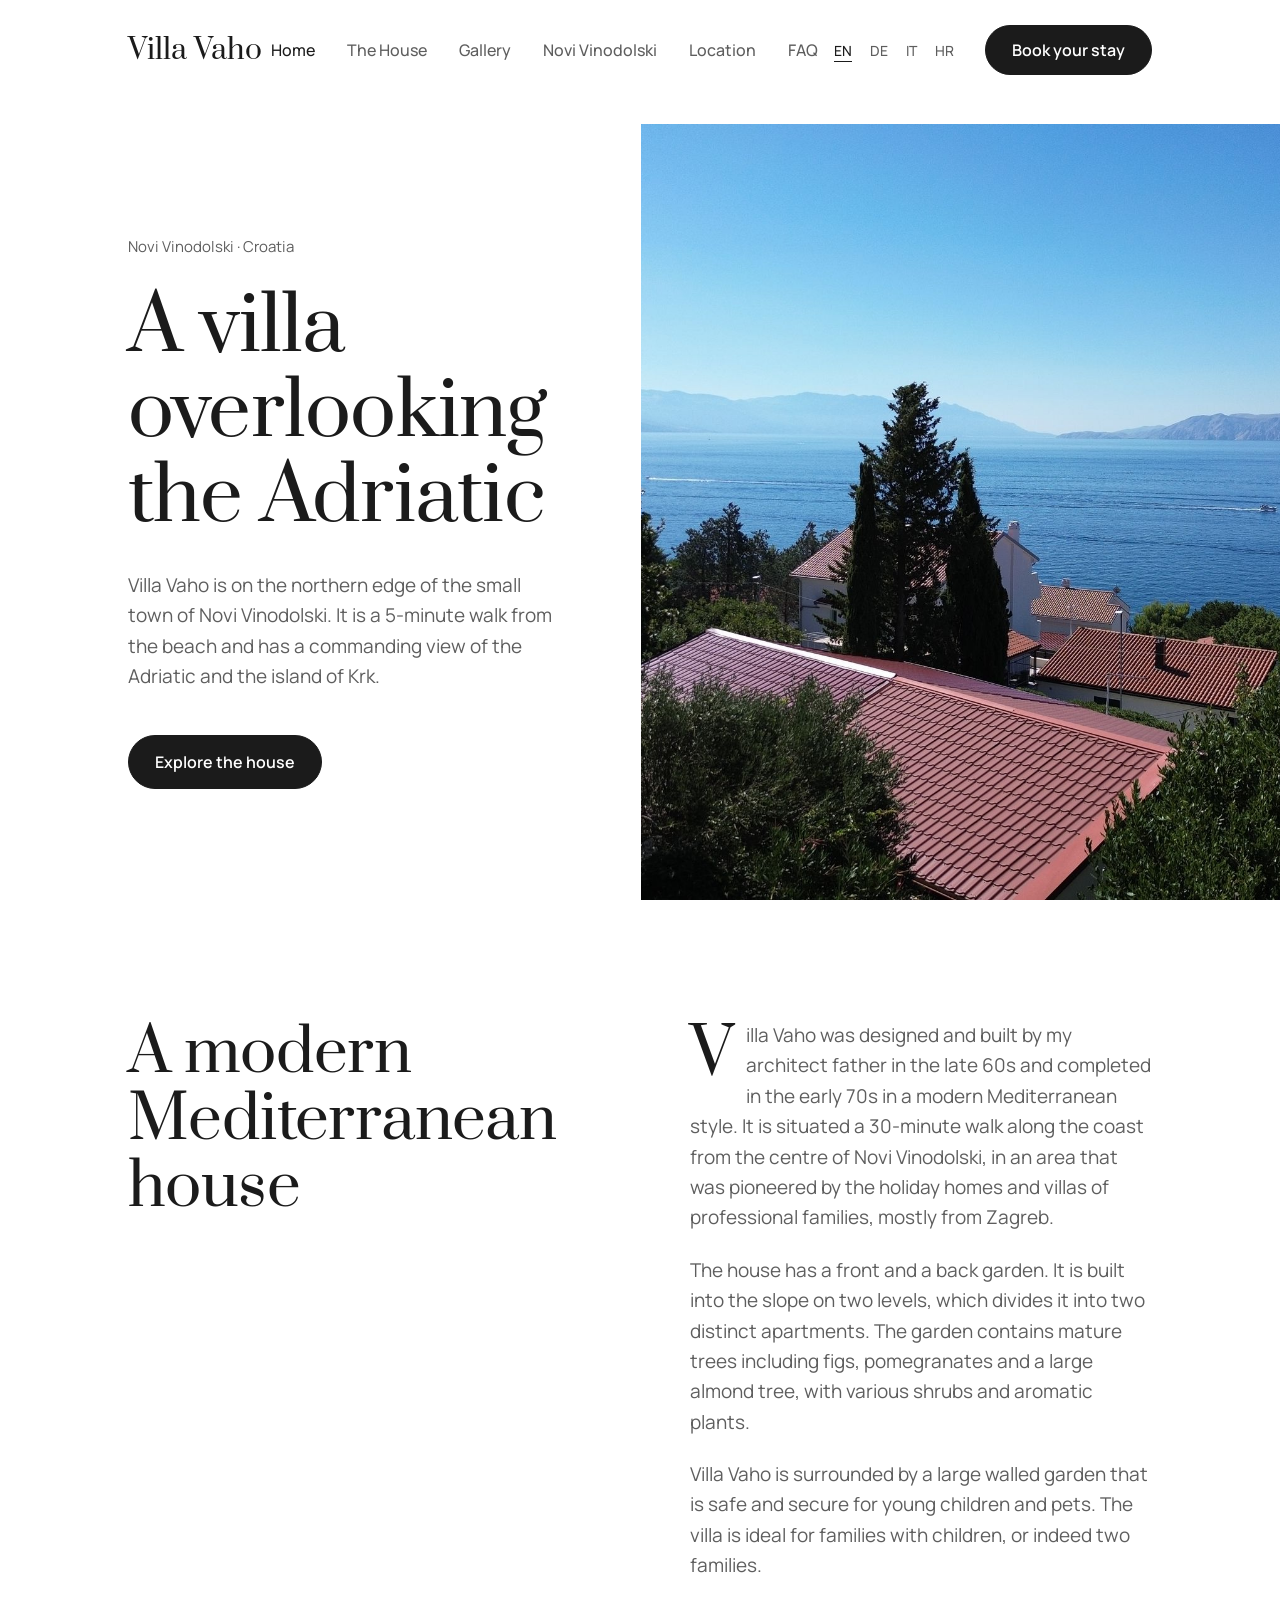
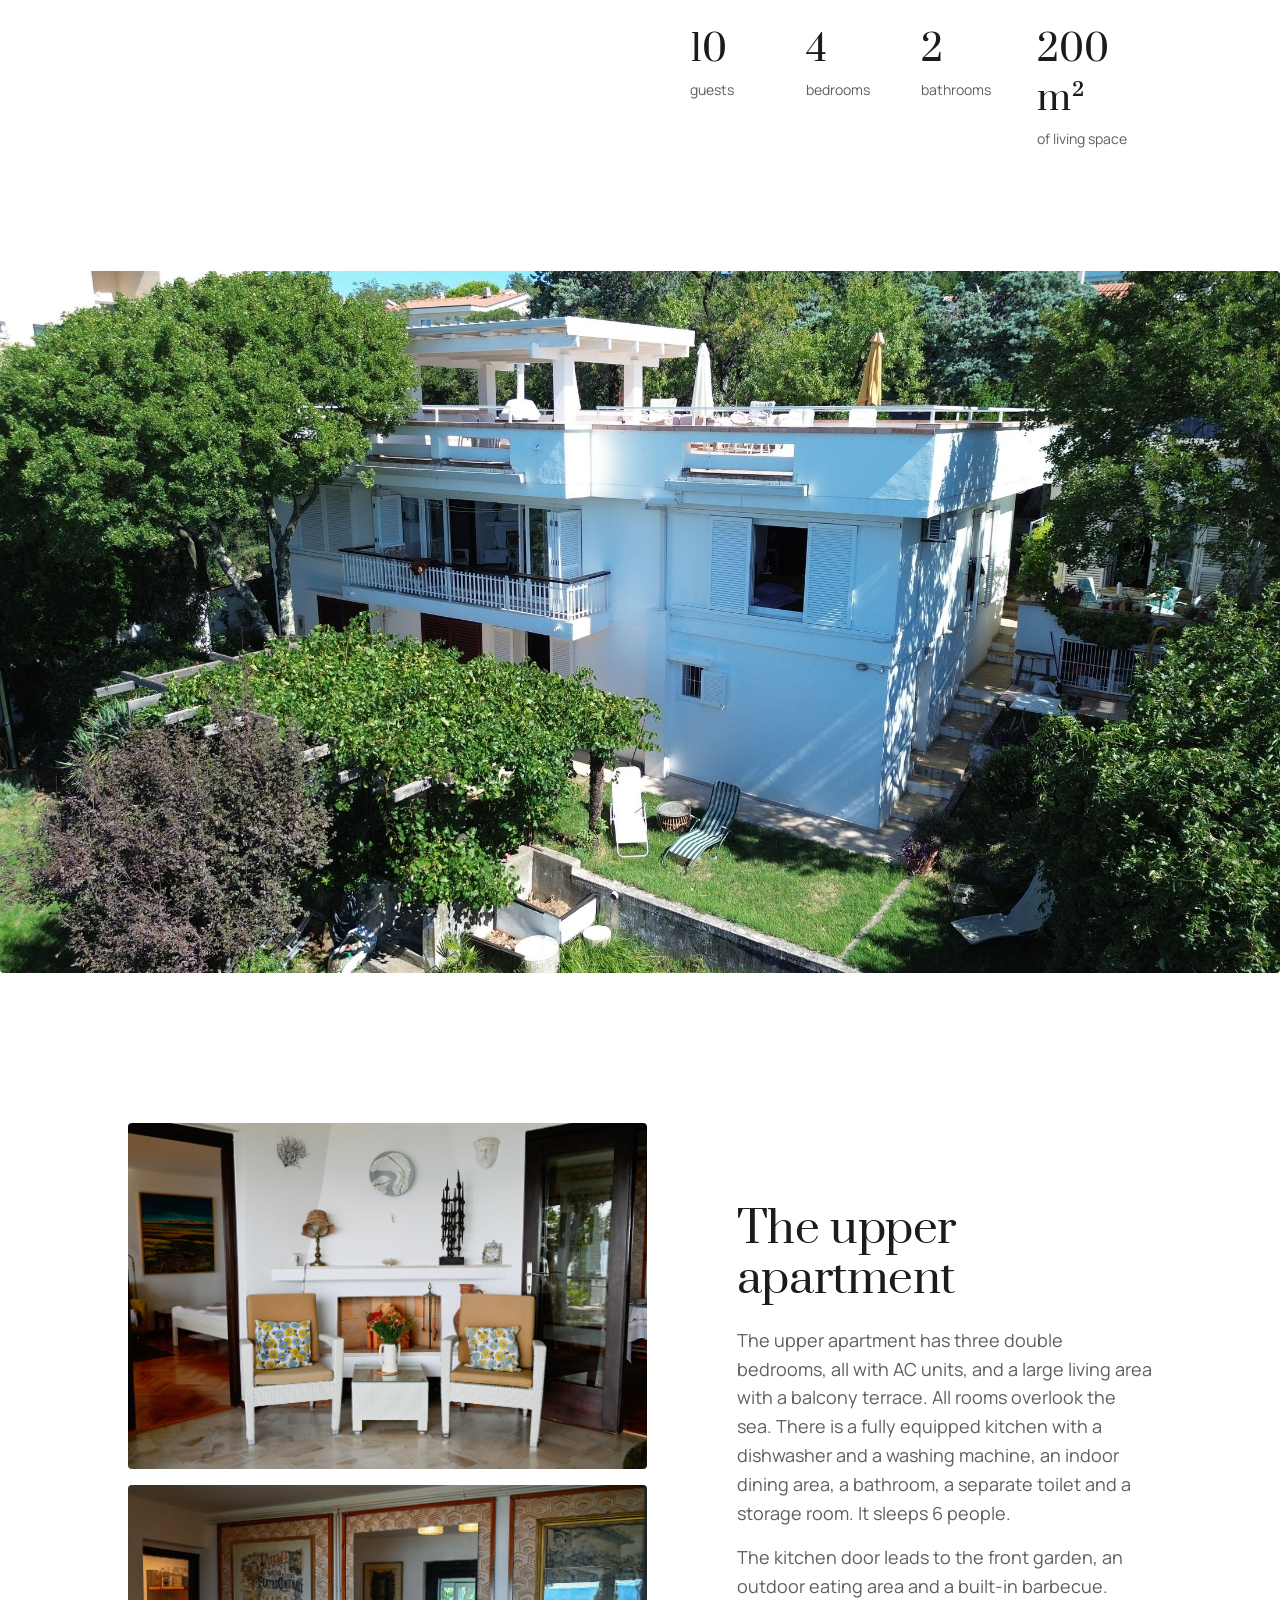
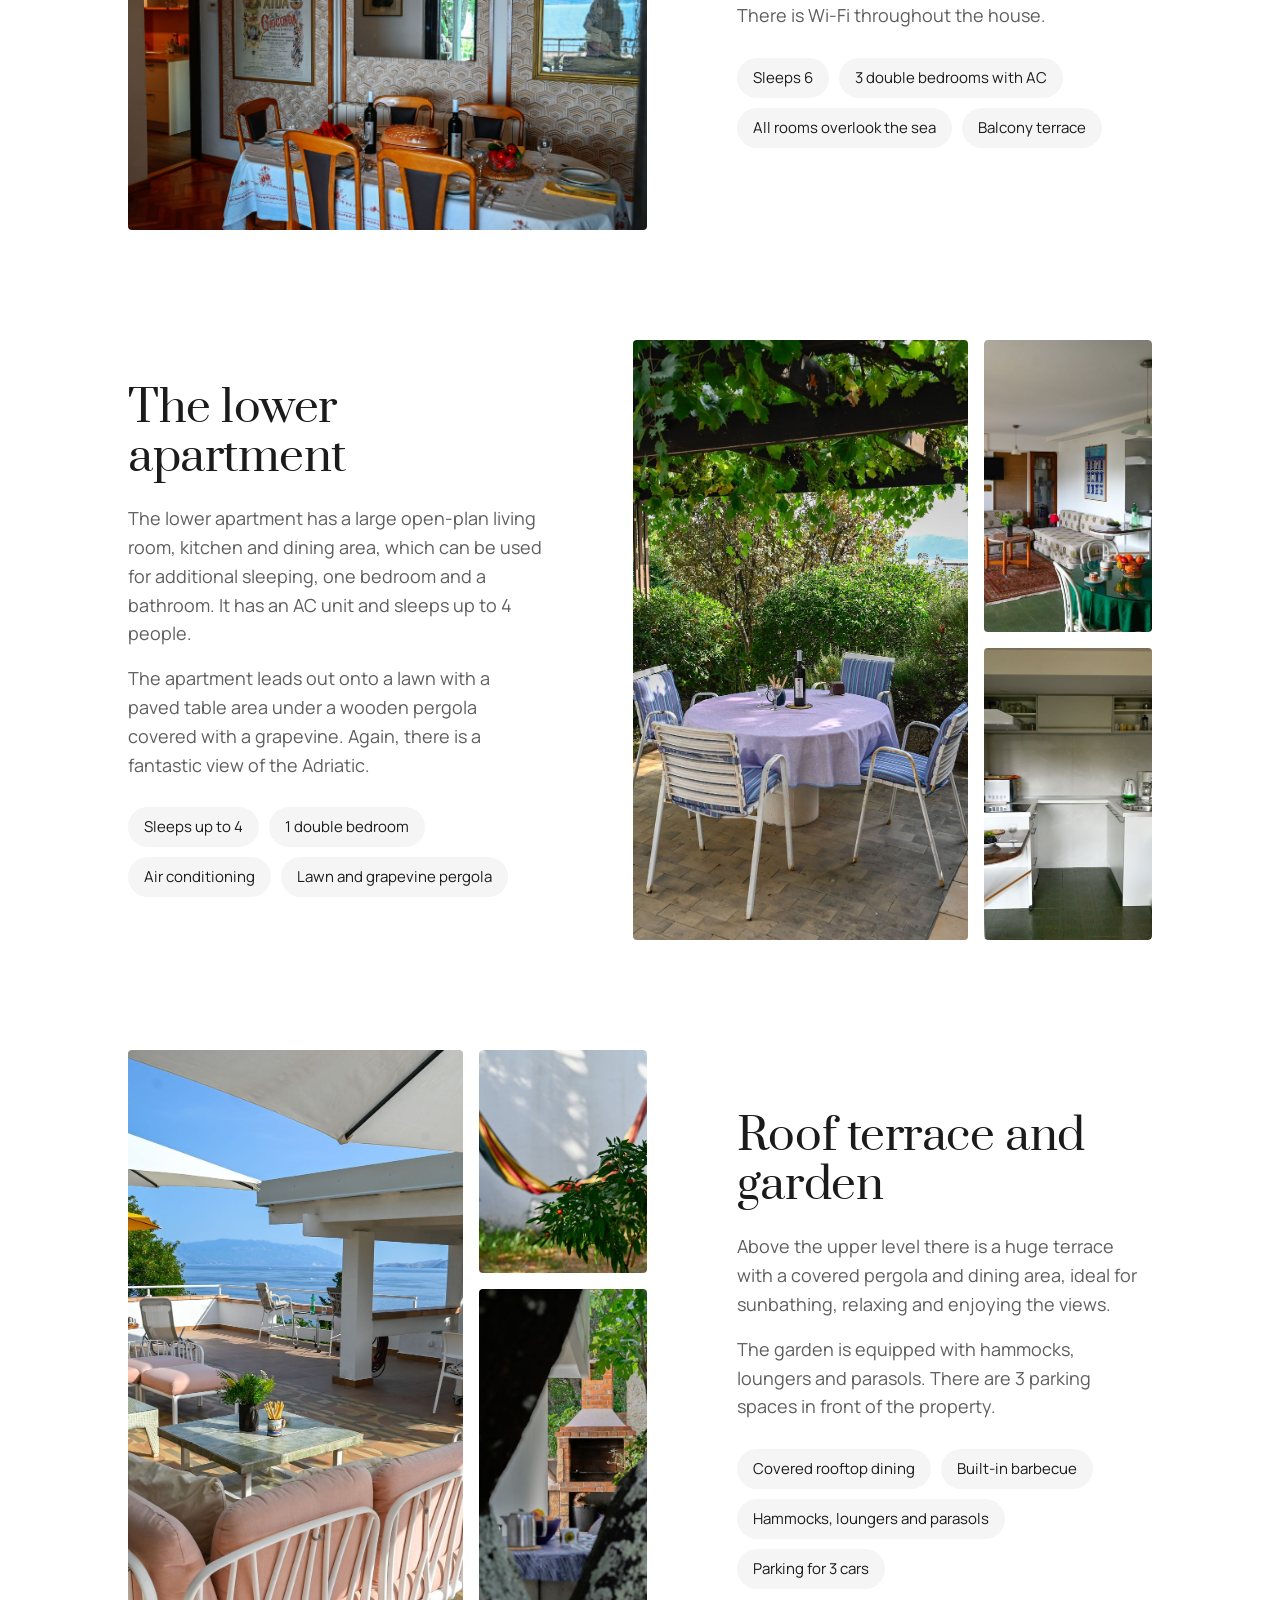
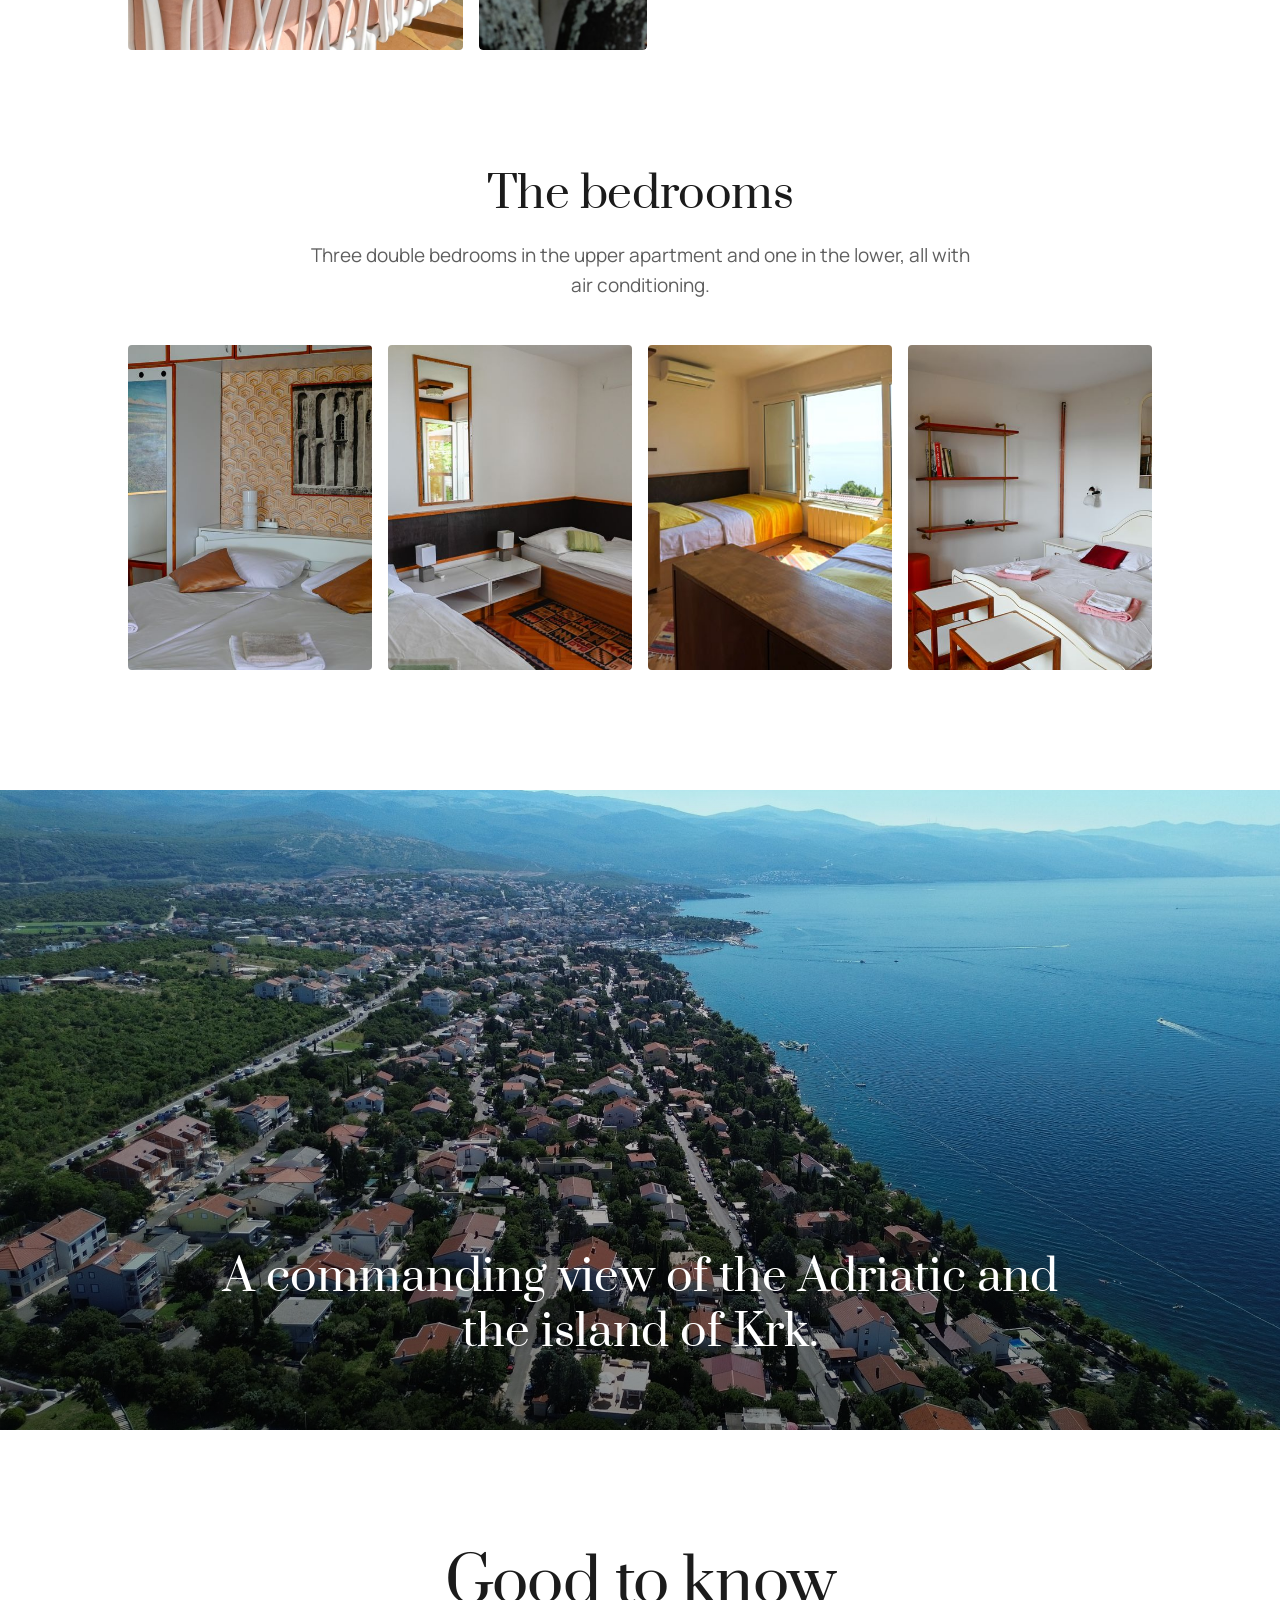
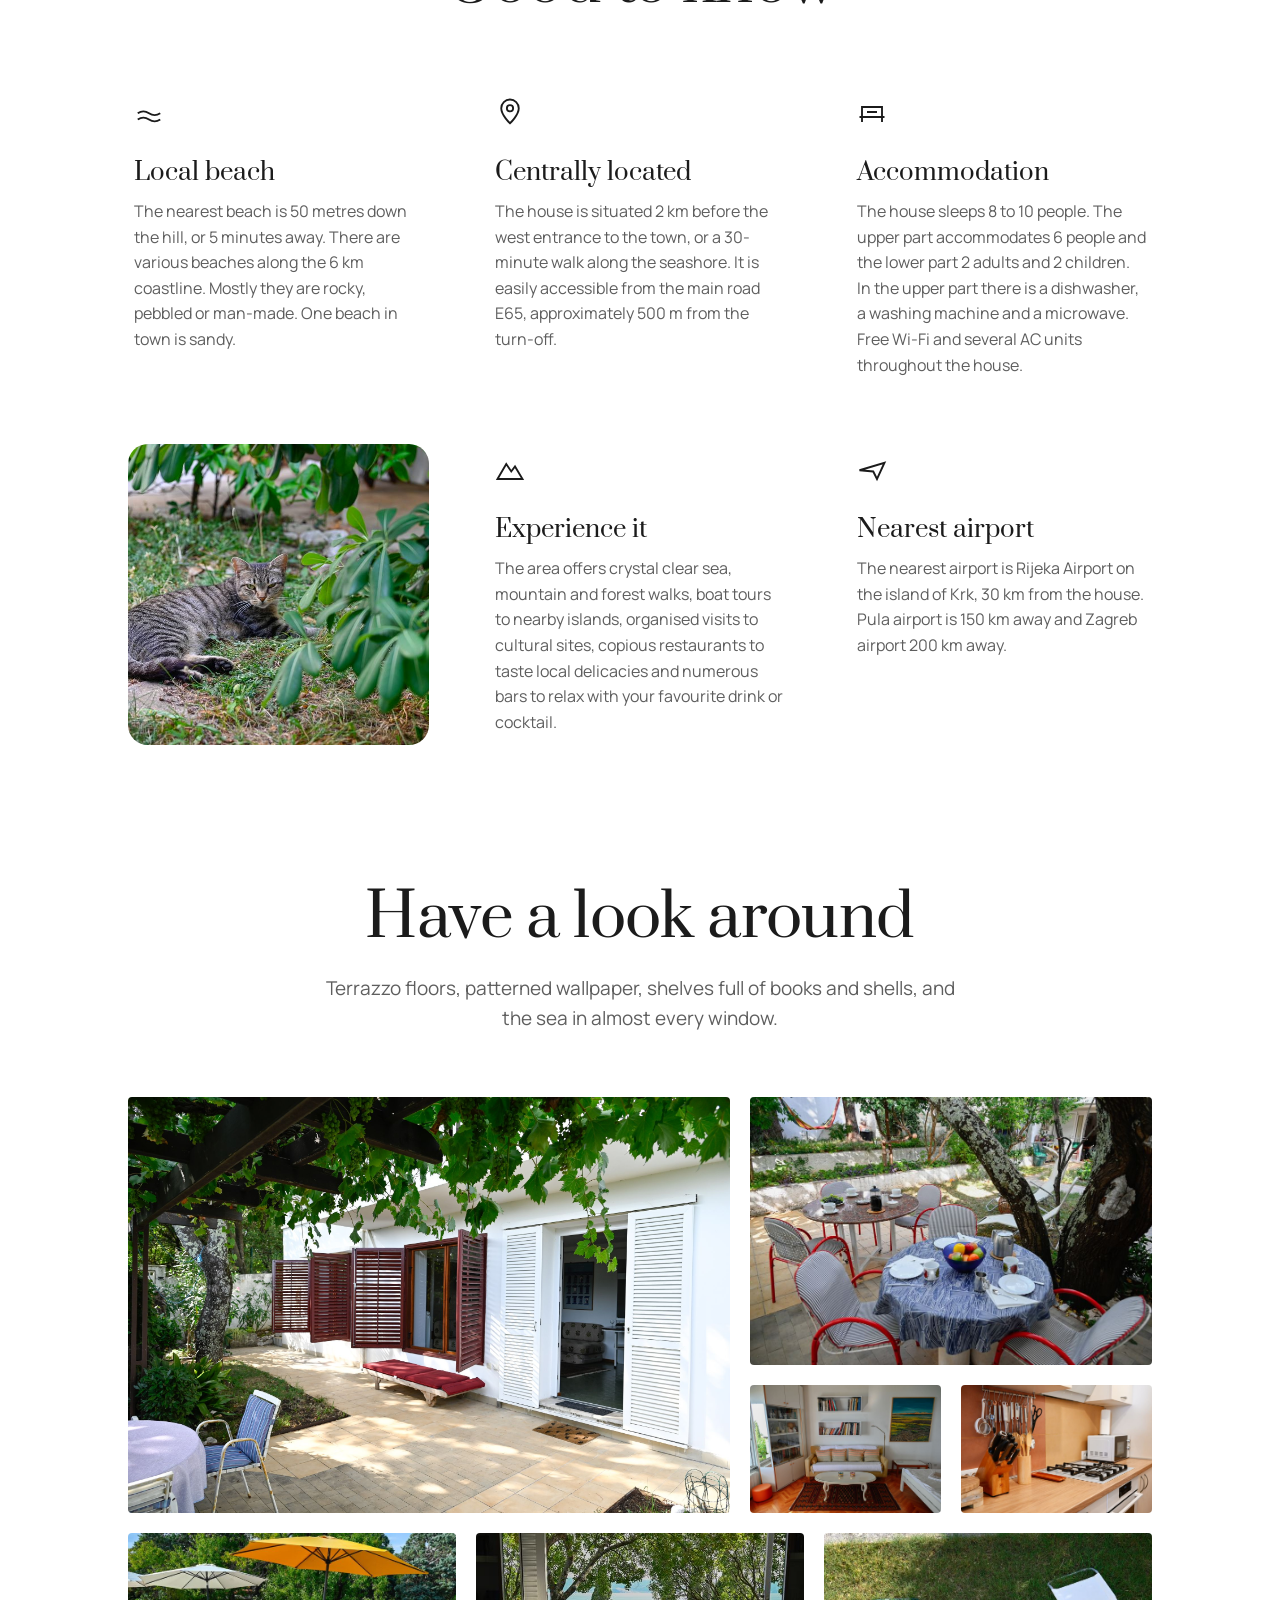
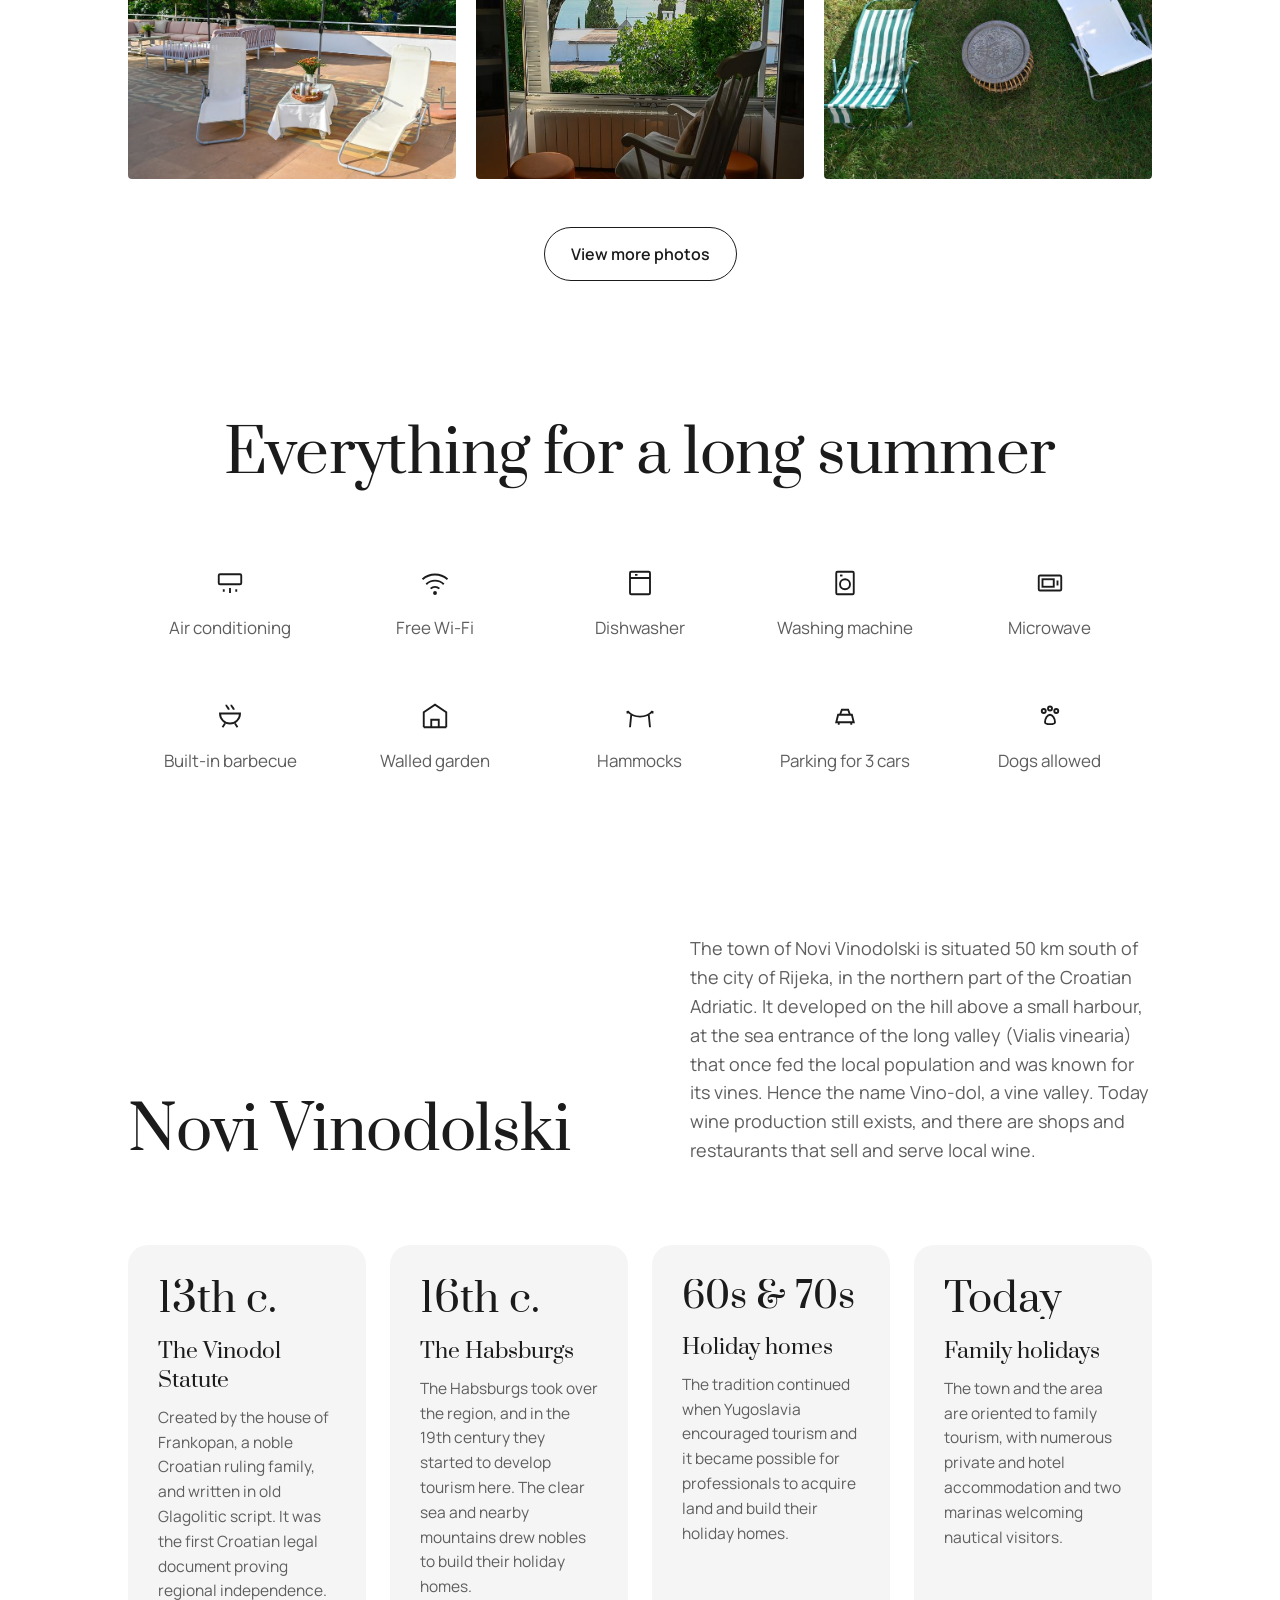
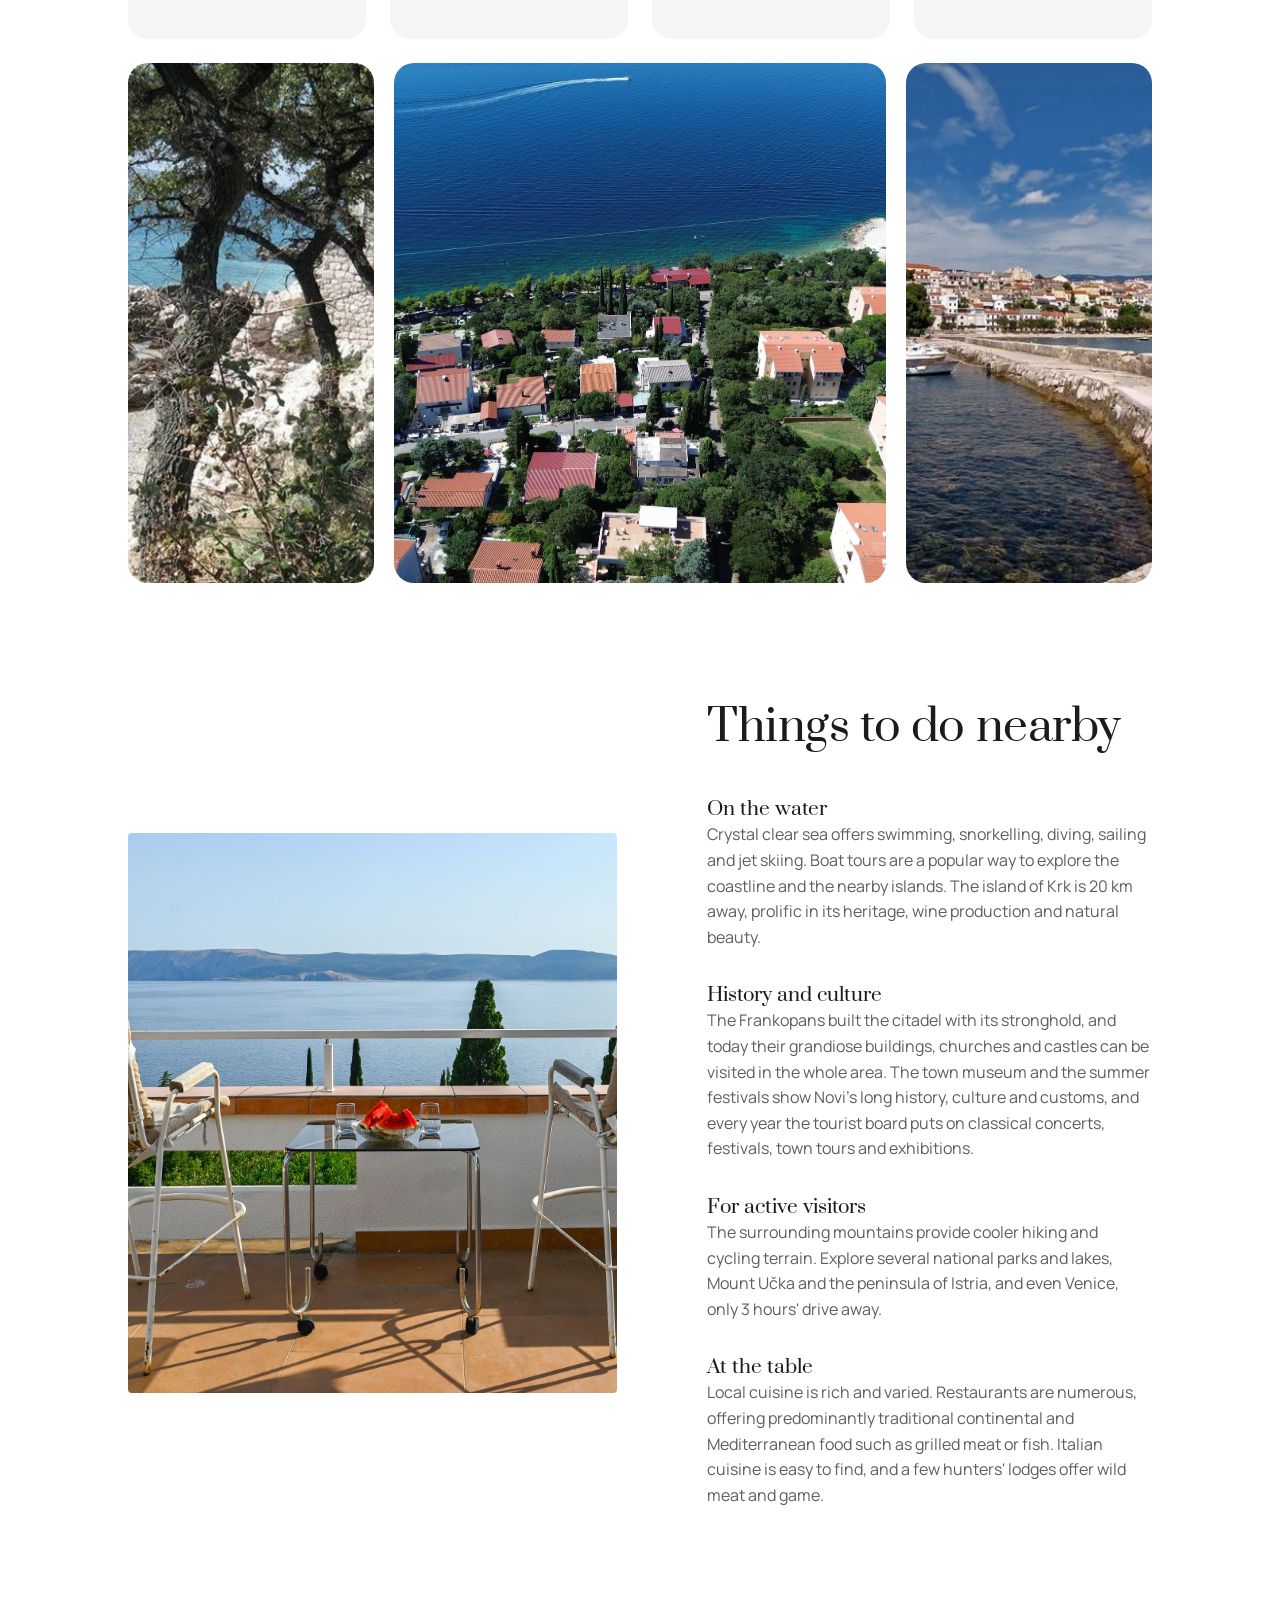
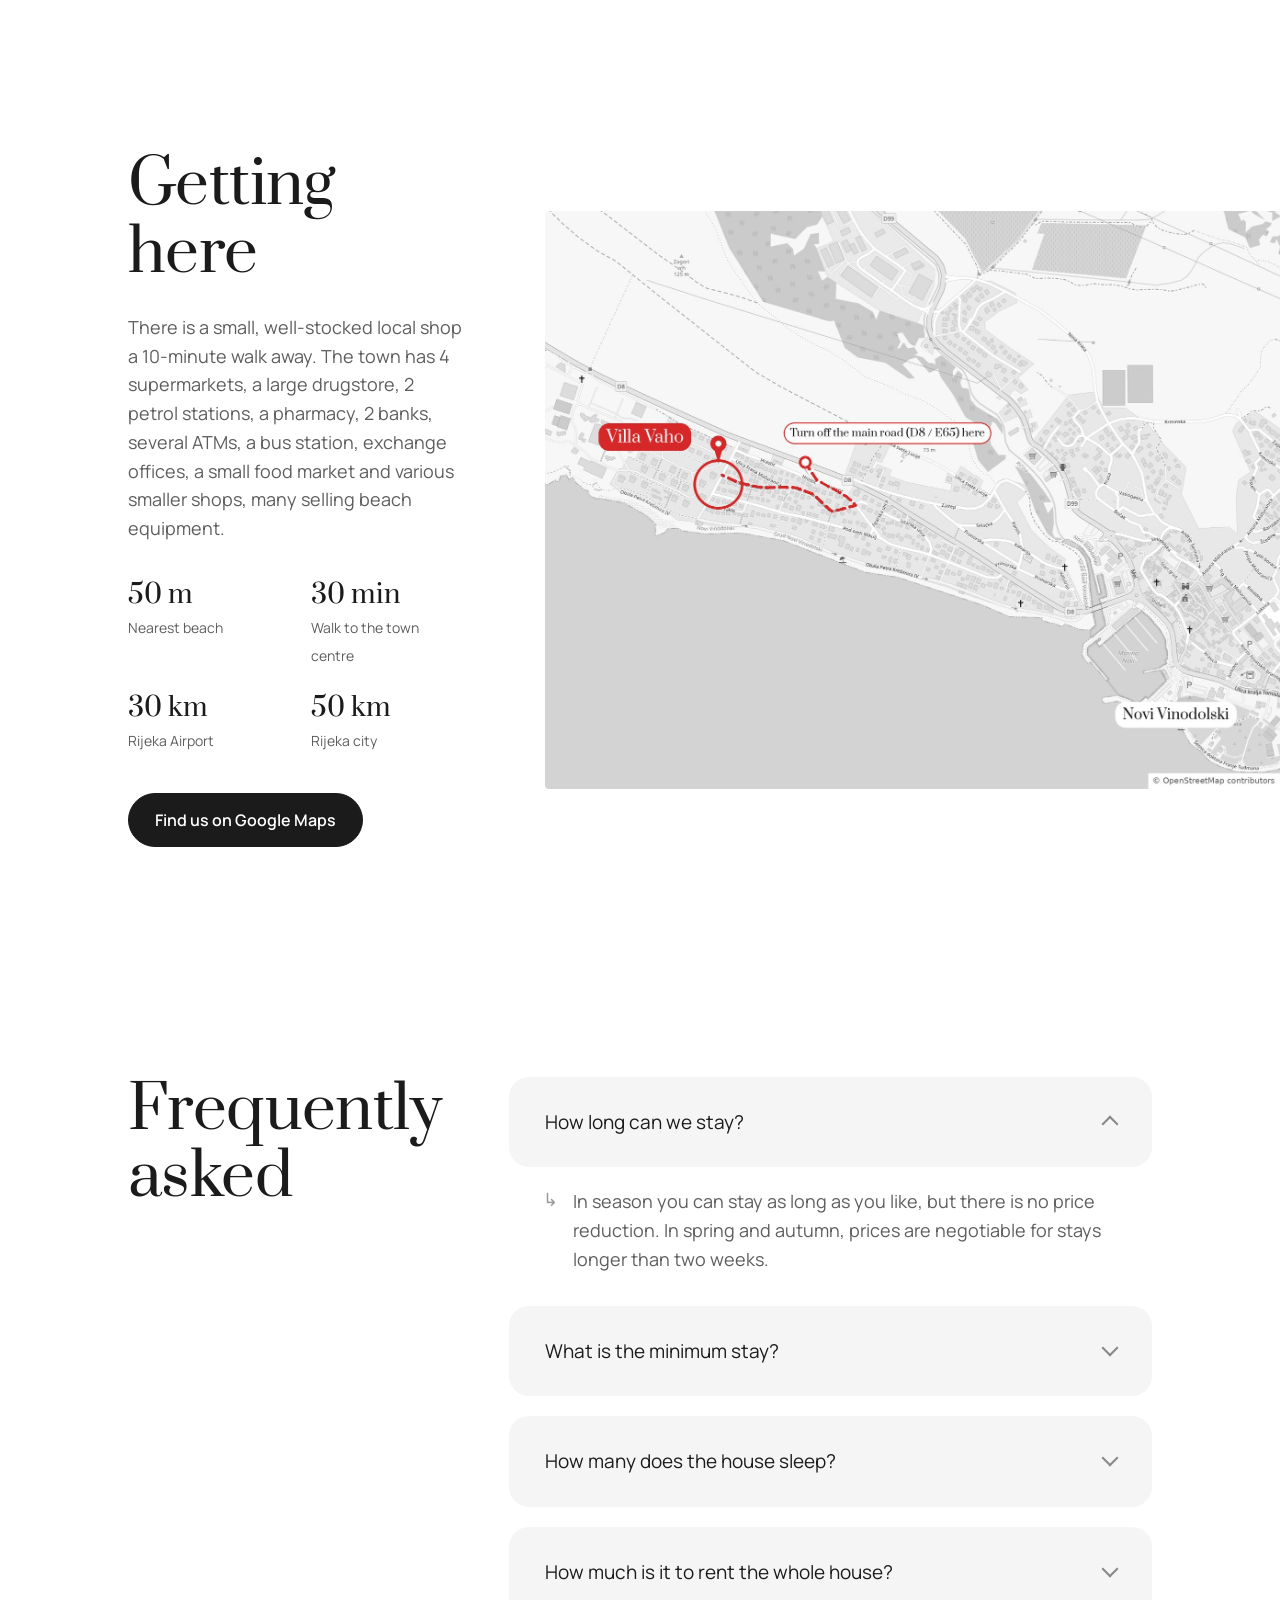
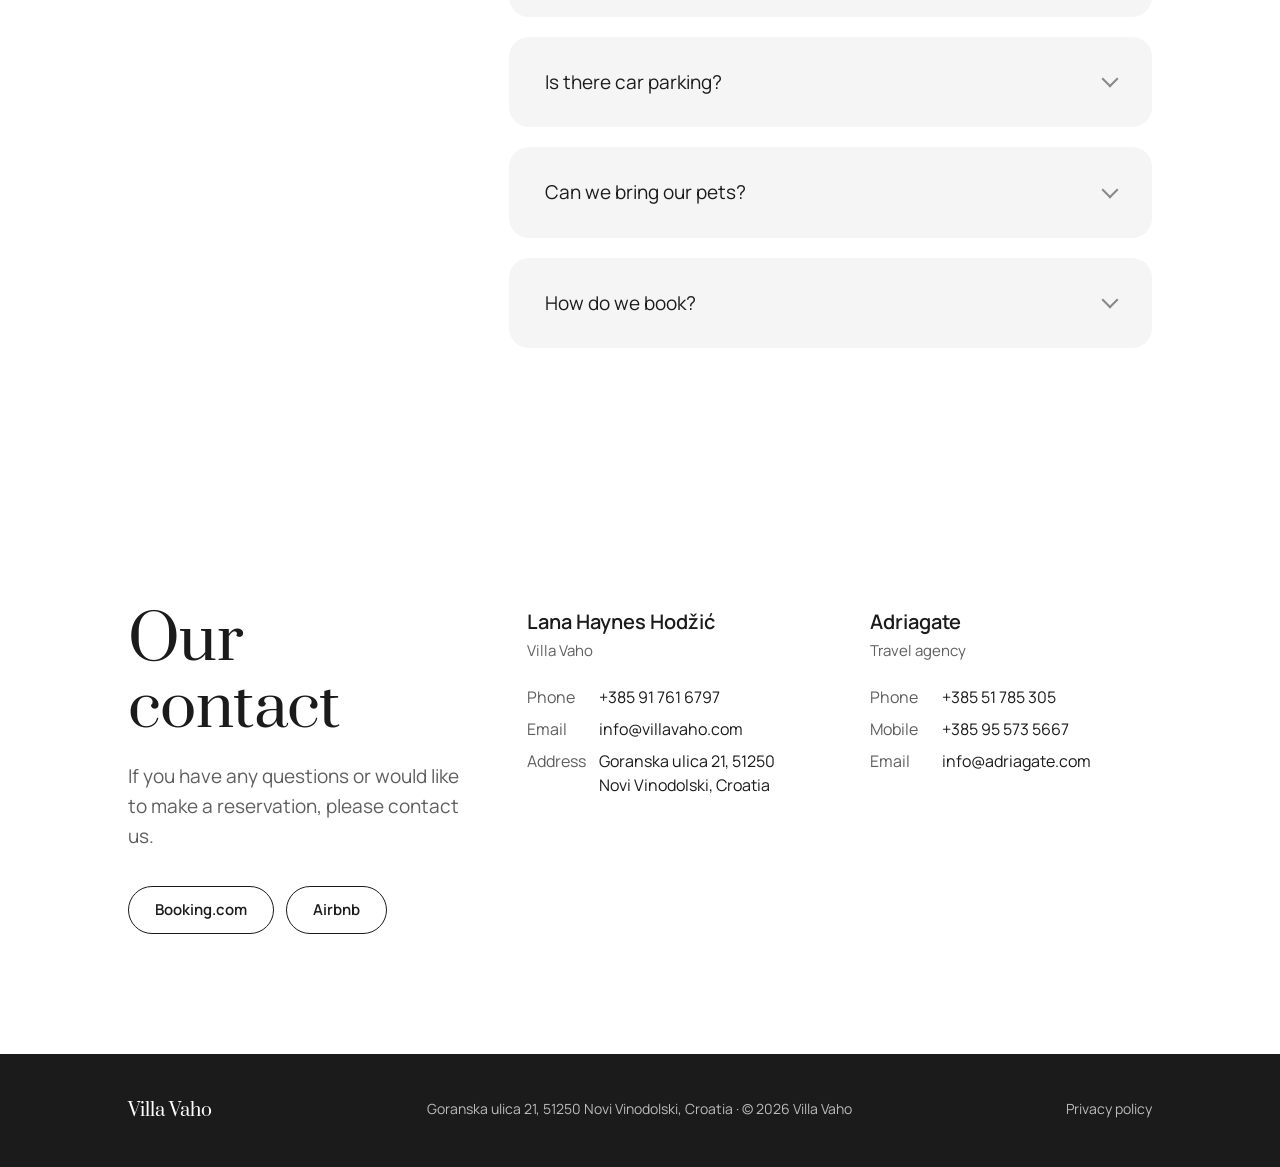
<file: index.html>
<!doctype html>
<html lang="en"><head><meta charset="utf-8"><meta name="viewport" content="width=device-width,initial-scale=1">
<title>Villa Vaho · Novi Vinodolski, Croatia</title>
<meta name="description" content="Villa Vaho, a modern Mediterranean family house overlooking the Adriatic and the island of Krk in Novi Vinodolski, Croatia. Sleeps up to 10, walled garden, rooftop terrace, 5 minutes from the beach.">
<meta name="robots" content="noindex">
<link rel="alternate" hreflang="en" href="index.html">
<link rel="alternate" hreflang="de" href="de.html">
<link rel="alternate" hreflang="it" href="it.html">
<link rel="alternate" hreflang="hr" href="hr.html">
<link rel="preload" href="fonts/prata-latin.woff2" as="font" type="font/woff2" crossorigin>
<link rel="icon" href="favicon.ico" sizes="any">
<link rel="icon" href="favicon.svg" type="image/svg+xml">
<link rel="apple-touch-icon" href="apple-touch-icon.png">
<link rel="stylesheet" href="fonts/fonts.css">
<style>
:root{--ink:#1B1B1B;--ink2:#5E5E5E;--line:#E6E6E6;--soft:#F5F5F5;--acc:#1B1B1B;--w:1440px}
*{box-sizing:border-box;margin:0;padding:0}
html{scroll-behavior:smooth}
[id]{scroll-margin-top:100px}
@media(max-width:860px){[id]{scroll-margin-top:70px}}
body{background:#fff;color:var(--ink);font:400 17.5px/1.6 "Manrope",sans-serif;-webkit-font-smoothing:antialiased}
img{display:block;width:100%;height:100%;object-fit:cover}
a{color:inherit;text-decoration:none}
h1,h2,h3{font-family:"Prata",serif;font-weight:400;letter-spacing:-.01em;line-height:1.12}
h2{font-size:60px}h2 em,h1 em{font-style:normal;color:inherit}
.wrap{max-width:var(--w);margin:0 auto;padding:0 128px}
.lead{color:var(--ink2);font-size:19px;max-width:660px}
.center{text-align:center}.center .lead{margin:20px auto 0}
.btn{display:inline-flex;align-items:center;gap:10px;height:54px;padding:0 26px;border-radius:99px;border:1.5px solid var(--ink);font:600 16px "Manrope";cursor:pointer;background:none;color:var(--ink);transition:.2s}
.btn:hover{background:var(--ink);color:#fff}
.btn.dark{background:var(--ink);color:#fff}.btn.dark:hover{background:#000}
section{padding:120px 0}
/* nav */
nav{position:sticky;top:0;z-index:20;background:rgba(255,255,255,.94);backdrop-filter:blur(8px)}
nav .wrap{display:flex;align-items:center;justify-content:space-between;height:100px}
.logo{font:400 28px "Prata";letter-spacing:0}
nav ul{display:flex;gap:32px;list-style:none;font:500 16px "Manrope";color:var(--ink2)}
nav ul a:hover,nav ul a.on{color:var(--ink)}
nav .btn{height:50px;font-size:16px}
.navr{display:flex;align-items:center;gap:24px}
.langs{display:flex;gap:4px;font:500 14px "Manrope"}
.langs a{color:var(--ink2);padding:6px 7px;border-radius:6px}
.langs a:hover{color:var(--ink)}
.langs a.on{color:var(--ink);text-decoration:underline;text-underline-offset:5px}
.mlangs{margin-top:34px;font-size:18px;gap:10px}
.menu{display:none;background:none;border:0;cursor:pointer;padding:10px;margin-right:-10px}
.menu span{display:block;width:26px;height:12px;border-top:2px solid var(--ink);border-bottom:2px solid var(--ink)}
.mnav{position:fixed;inset:0;background:#fff;z-index:30;display:none;flex-direction:column;padding:24px 20px}
.mnav.on{display:flex}
.mnav .top{display:flex;justify-content:space-between;align-items:center;height:46px}
.mnav .x{background:none;border:0;font-size:30px;cursor:pointer;line-height:1}
.mnav ul{list-style:none;margin-top:40px}
.mnav li a{display:block;font:400 34px/1.2 "Prata";padding:10px 0}
.mnav .btn{margin-top:30px;align-self:flex-start}
/* hero */
.hero{padding:24px 0 0}
.hero .wrap{display:grid;grid-template-columns:1fr 1.45fr;gap:72px;align-items:center;max-width:none;padding-right:0;padding-left:max(128px,calc((100vw - var(--w))/2 + 128px))}
.hero .where{font-size:15px;color:var(--ink2);margin-bottom:26px;display:flex;align-items:center;gap:10px}

.hero h1{font-size:76px;margin-bottom:30px}
.hero .lead{margin-bottom:44px;max-width:540px}
.hero .ph{height:calc(100vh - 124px);min-height:640px;max-height:900px}
/* welcome */
.welcome .wrap{display:grid;grid-template-columns:1fr 1fr;gap:100px;align-items:start}
.welcome h2{position:sticky;top:140px}
.welcome p{color:var(--ink2);font-size:19px;margin-bottom:22px}
.welcome p:first-child:first-letter{font:400 64px/0.9 "Prata";float:left;margin:6px 12px 0 0;color:var(--ink)}
.stats{display:grid;grid-template-columns:repeat(4,1fr);margin-top:44px}
.stats b{display:block;font:400 36px "Prata"}
.stats span{font-size:14px;color:var(--ink2)}
.wide{height:78vh;min-height:520px;max-height:860px;overflow:hidden;cursor:zoom-in}
/* rooms rows */
.house{padding-top:40px}
.row{display:grid;grid-template-columns:1.25fr 1fr;gap:90px;align-items:center;margin-top:110px}
.row.rev{grid-template-columns:1fr 1.25fr}.row.rev .pics{order:2}
.pics{display:grid;grid-template-columns:2fr 1fr;gap:16px;height:600px}
.pics .side{display:grid;gap:16px}
.pics.two{grid-template-columns:1fr;grid-template-rows:1fr 1fr;height:auto}
.pics.two>div{aspect-ratio:3/2}
.pics>div,.pics .side>div{overflow:hidden;border-radius:4px}
.row .no{font:600 15px "Manrope";color:var(--acc);margin-bottom:14px;letter-spacing:.1em}
.row h3{font-size:44px;margin-bottom:22px}
.row p{color:var(--ink2);font-size:18px;margin-bottom:16px}
.ticks{list-style:none;margin-top:28px;display:flex;flex-wrap:wrap;gap:10px}
.ticks li{padding:8px 16px;background:var(--soft);border-radius:99px;font-size:15px}

.beds{margin-top:120px}
.beds h3{font-size:44px}
.bedgrid{display:grid;grid-template-columns:repeat(4,1fr);gap:16px;margin-top:44px}
.bedgrid .t{aspect-ratio:3/4;border-radius:4px}
/* band */
.band{position:relative;height:640px;color:#fff;overflow:hidden;padding:0}
.band img{position:absolute;inset:0}
.band:after{content:"";position:absolute;inset:0;background:linear-gradient(180deg,rgba(0,0,0,.05),rgba(0,0,0,.45))}
.band .q{position:absolute;z-index:2;left:0;right:0;bottom:70px;text-align:center;padding:0 20px}
.band blockquote{font:400 44px/1.25 "Prata";max-width:900px;margin:0 auto}
/* glance */
.glance .grid{display:grid;grid-template-columns:repeat(3,1fr);gap:56px 60px;margin-top:70px;align-items:start}
.gl{padding:10px 6px}
.gl svg{width:30px;height:30px;stroke:var(--acc);fill:none;stroke-width:1.5;margin-bottom:22px}
.gl h4{font:400 24px "Prata";margin-bottom:10px}
.gl p{color:var(--ink2);font-size:16px}
.gl.photo{padding:0;overflow:hidden;border-radius:20px;height:100%;min-height:240px}
/* gallery */
.mosaic{display:grid;grid-template-columns:1.5fr 1fr;gap:20px;margin-top:64px}
.mosaic .col{display:grid;gap:20px}
.mosaic .two{display:grid;grid-template-columns:1fr 1fr;gap:20px}
.t{cursor:zoom-in;overflow:hidden;border-radius:4px}
.t img{transition:transform .6s}.t:hover img{transform:scale(1.03)}
.row3{display:grid;grid-template-columns:1fr 1fr 1fr;gap:20px;margin-top:20px}
.row3 .t{aspect-ratio:4/3}
.gbtn{text-align:center;margin-top:48px}
/* facilities */
.fac{display:grid;grid-template-columns:repeat(5,1fr);row-gap:60px;margin-top:80px;text-align:center}
.fac div{color:var(--ink2);font-size:17px}
.fac svg{width:30px;height:30px;stroke:var(--acc);fill:none;stroke-width:1.5;margin:0 auto 16px;display:block}
/* novi story */
.story{background:#fff;padding-top:40px}
.story .top{display:grid;grid-template-columns:1fr 1fr;gap:100px;align-items:end;margin-bottom:80px}
.story .top p{color:var(--ink2);font-size:18px}
.facts{display:grid;grid-template-columns:repeat(4,minmax(0,1fr));gap:24px}
.fact{background:var(--soft);border-radius:20px;padding:34px 30px 36px}
.fact .yr{font:400 40px "Prata";color:var(--acc);line-height:1;margin-bottom:18px;white-space:nowrap;overflow:hidden}
.fact h4{font:400 21px "Prata";margin-bottom:10px}
.fact p{color:var(--ink2);font-size:15.5px}
.todo{display:grid;grid-template-columns:1.1fr 1fr;gap:90px;align-items:center;margin-top:120px}
.todo .ph{height:560px;border-radius:4px;overflow:hidden}
.todo h3{font-size:44px;margin-bottom:26px}
.todo dl{}
.todo dt{font:400 19px "Prata";padding-top:18px}
.todo dd{color:var(--ink2);font-size:16px;padding-bottom:14px}
.strip{display:grid;grid-template-columns:1fr 2fr 1fr;gap:20px;height:520px;margin-top:24px}
.strip>div{border-radius:20px;overflow:hidden}
/* location */
.loc{padding:0}
.loc .in{display:grid;grid-template-columns:1fr 1.35fr;min-height:760px}
.loc .txt{padding:110px 80px 110px max(128px,calc((100vw - var(--w))/2 + 128px));display:flex;flex-direction:column;justify-content:center}
.loc .txt .lead{margin:26px 0 34px;font-size:18px}
.dist{display:grid;grid-template-columns:1fr 1fr;gap:22px 30px;margin-bottom:40px}
.dist b{display:block;font:400 26px "Prata"}
.dist span{font-size:14px;color:var(--ink2)}
.locph{position:relative;overflow:hidden;align-self:center;aspect-ratio:2800/2200;border-radius:4px 0 0 4px}
.locph img{position:absolute;inset:0}

/* faq */
.faq .wrap{display:grid;grid-template-columns:1fr 2fr;gap:60px}
.faq h2{font-size:60px}
details{background:var(--soft);border-radius:20px;margin-bottom:20px}
summary{list-style:none;cursor:pointer;padding:30px 36px;font-size:19px;display:flex;justify-content:space-between;align-items:center;gap:20px}
summary::-webkit-details-marker{display:none}
summary:after{content:"";width:10px;height:10px;border-right:2px solid #888;border-bottom:2px solid #888;transform:rotate(45deg);transition:.2s;flex:none;margin-top:-6px}
details[open] summary:after{transform:rotate(-135deg);margin-top:4px}
details[open]{background:none}
details[open] summary{background:var(--soft);border-radius:20px}
details p{padding:20px 36px 12px 64px;color:var(--ink2);font-size:18px;position:relative}
details p:before{content:"↳";position:absolute;left:34px;top:18px;color:#999}
/* contact */
.contact{}
.contact .wrap{display:grid;grid-template-columns:1.2fr 1fr 1fr;gap:60px;align-items:start}
.person h4{font:600 20px "Manrope";margin-bottom:4px}
.person .role{color:var(--ink2);font-size:15px;margin-bottom:18px}
.person p{font-size:16px;line-height:2}
.person p span{color:var(--ink2);display:inline-block;width:72px;vertical-align:top}
.person p a{display:inline-block;max-width:calc(100% - 80px);vertical-align:top;line-height:1.5;padding:4px 0}
.person a:hover,.legal a:hover{text-decoration:underline}
.book{margin-top:34px;display:flex;gap:12px;flex-wrap:wrap}
.book .btn{height:48px;font-size:15px}
footer{background:var(--ink);color:#bbb;padding:44px 0;font-size:14px}
footer .wrap{display:flex;justify-content:space-between;gap:20px;flex-wrap:wrap}
footer .logo{color:#fff;font-size:18px}
footer a:hover{color:#fff}
footer nav,footer .links{display:flex;gap:22px;flex-wrap:wrap;position:static;background:none;backdrop-filter:none}
footer button{background:none;border:0;color:inherit;font:inherit;cursor:pointer;padding:0}
footer button:hover{color:#fff}
/* lightbox */
.lb{position:fixed;inset:0;background:rgba(15,15,15,.96);z-index:50;display:none;flex-direction:column}
.lb.on{display:flex}
.lb .bar{display:flex;justify-content:space-between;align-items:center;color:#fff;padding:18px 26px;font-size:15px}
.lb .x{background:none;border:0;color:#fff;font-size:30px;cursor:pointer;line-height:1}
.lb .stage{flex:1;position:relative;display:flex;align-items:center;justify-content:center;padding:0 80px 30px;min-height:0}
.lb .stage img{max-width:100%;max-height:100%;width:auto;height:auto;object-fit:contain}
.lb .nav{position:absolute;top:50%;transform:translateY(-50%);background:rgba(255,255,255,.12);border:0;color:#fff;width:52px;height:52px;border-radius:50%;font-size:22px;cursor:pointer}
.lb .prev{left:18px}.lb .next{right:18px}
.allg{position:fixed;inset:0;background:#fff;z-index:40;overflow:auto;display:none}
.allg.on{display:block}
.allg .head .logo{font-size:22px!important}
.allg .head{position:sticky;top:0;background:#fff;display:flex;justify-content:space-between;align-items:center;padding:20px 40px;z-index:2}
.allg h4{font:400 30px "Prata";margin:64px 40px 30px}
.allg .g{display:flex;flex-wrap:wrap;gap:8px;padding:0 40px}
.allg .g img{display:block;flex:none;object-fit:cover;cursor:zoom-in;border-radius:3px}
/* responsive */
@media(max-width:1200px){.wrap{padding:0 56px}.hero .wrap{padding-left:56px}.loc .txt{padding-left:56px}.hero h1{font-size:64px}h2{font-size:46px}nav ul{gap:20px}.row,.todo{gap:56px}.facts{grid-template-columns:1fr 1fr}}
@media(max-width:860px){
 body{font-size:17px}.wrap{padding:0 20px}section{padding:76px 0}h2{font-size:38px}.lead{font-size:17px}
 nav .wrap{height:70px}.logo{font-size:19px}nav ul,nav .btn,.navr{display:none}
 .menu{display:block}
 .hero{padding:6px 0 0}.hero .wrap{grid-template-columns:1fr;gap:34px;padding:0 20px}
 .hero h1{font-size:44px;margin-bottom:18px}.hero .lead{margin-bottom:28px}
 .hero .ph{height:440px;min-height:0;border-radius:4px;overflow:hidden}
 .welcome .wrap{grid-template-columns:1fr;gap:30px}.welcome h2{position:static}.welcome p{font-size:17px}
 .stats{grid-template-columns:1fr 1fr;row-gap:20px}.stats b{font-size:30px}
 .house{padding-top:0}.row,.row.rev{grid-template-columns:1fr;gap:30px;margin-top:70px}.row.rev .pics{order:0}
 .pics{height:380px;gap:10px}.pics.two{height:auto}.pics .side{gap:10px}.row h3{font-size:34px}.row p{font-size:16px}
 .beds{margin-top:70px}.beds h3{font-size:34px}.bedgrid{grid-template-columns:1fr 1fr;gap:10px;margin-top:28px}
 .band{height:460px}.band blockquote{font-size:28px}.band .q{bottom:44px}
 .glance .grid{grid-template-columns:1fr;gap:16px;margin-top:40px}.gl.photo{height:280px}
 .mosaic{grid-template-columns:1fr;gap:10px;margin-top:40px}.mosaic .col,.mosaic .two{gap:10px}.row3{gap:10px;margin-top:10px;grid-template-columns:1fr 1fr}.row3 .t:last-child{display:none}
 .fac{grid-template-columns:repeat(2,1fr);row-gap:38px;margin-top:48px}.fac div{font-size:15px}
 .story .top{grid-template-columns:1fr;gap:20px;margin-bottom:40px}.facts{grid-template-columns:1fr;gap:14px}
 .strip{grid-template-columns:1fr 1fr;height:auto}.strip>div{height:260px}.strip>div:nth-child(2){grid-column:1/-1;order:-1}
 .wide{height:380px;min-height:0}
 .todo{grid-template-columns:1fr;gap:34px;margin-top:70px}.todo .ph{height:320px}.todo h3{font-size:34px}
 .loc .in{grid-template-columns:1fr}.loc .txt{padding:70px 20px}.locph{border-radius:0}
 .faq .wrap{grid-template-columns:1fr;gap:28px}.faq h2{font-size:40px}
 summary{padding:20px 22px;font-size:16.5px}details{border-radius:16px;margin-bottom:12px}details p{padding:14px 20px 6px 50px;font-size:16px}details p:before{left:22px;top:12px}
 .contact .wrap{grid-template-columns:1fr;gap:40px}
 .lb .stage{padding:0 10px 20px}.lb .nav{display:none}
 .allg .g{padding:0 14px;gap:6px}.allg h4{margin:44px 14px 20px;font-size:24px}.allg .head .logo{font-size:22px!important}
.allg .head{padding:14px}
}

.t:focus-visible,.btn:focus-visible,a:focus-visible,summary:focus-visible{outline:2px solid var(--acc);outline-offset:3px}
</style></head><body>

<nav><div class="wrap">
  <a class="logo" href="#top">Villa Vaho</a>
  <ul><li><a class="on" href="#top">Home</a></li><li><a href="#house">The House</a></li><li><a href="#gallery">Gallery</a></li><li><a href="#novi">Novi Vinodolski</a></li><li><a href="#location">Location</a></li><li><a href="#faq">FAQ</a></li></ul>
  <div class="navr"><div class="langs" aria-label="Language"><a href="index.html" hreflang="en" lang="en" class="on">EN</a><a href="de.html" hreflang="de" lang="de">DE</a><a href="it.html" hreflang="it" lang="it">IT</a><a href="hr.html" hreflang="hr" lang="hr">HR</a></div><a class="btn dark" href="#contact">Book your stay</a></div>
  <button class="menu" id="menuBtn" aria-label="Open menu" aria-expanded="false"><span></span></button>
</div></nav>

<div class="mnav" id="mnav" aria-hidden="true">
  <div class="top"><a class="logo" href="#top">Villa Vaho</a><button class="x" id="menuClose" aria-label="Close menu">✕</button></div>
  <ul><li><a href="#top">Home</a></li><li><a href="#house">The House</a></li><li><a href="#gallery">Gallery</a></li><li><a href="#novi">Novi Vinodolski</a></li><li><a href="#location">Location</a></li><li><a href="#faq">FAQ</a></li><li><a href="#contact">Contact</a></li></ul>
  <a class="btn dark" href="#contact">Book your stay</a>
  <div class="langs mlangs" aria-label="Language"><a href="index.html" hreflang="en" lang="en" class="on">EN</a><a href="de.html" hreflang="de" lang="de">DE</a><a href="it.html" hreflang="it" lang="it">IT</a><a href="hr.html" hreflang="hr" lang="hr">HR</a></div>
</div>

<header class="hero" id="top"><div class="wrap">
  <div>
    <div class="where">Novi Vinodolski · Croatia</div>
    <h1>A villa overlooking the <em>Adriatic</em></h1>
    <p class="lead">Villa Vaho is on the northern edge of the small town of Novi Vinodolski. It is a 5-minute walk from the beach and has a commanding view of the Adriatic and the island of Krk.</p>
    <a class="btn dark" href="#house">Explore the house</a>
  </div>
  <div class="ph"><img src="img/full/136.jpg" alt="The Kvarner bay and the island of Krk seen from above Villa Vaho"></div>
</div></header>

<section class="welcome" id="welcome"><div class="wrap">
  <div><h2>A modern Mediterranean house</h2></div>
  <div>
    <p>Villa Vaho was designed and built by my architect father in the late 60s and completed in the early 70s in a modern Mediterranean style. It is situated a 30-minute walk along the coast from the centre of Novi Vinodolski, in an area that was pioneered by the holiday homes and villas of professional families, mostly from Zagreb.</p>
    <p>The house has a front and a back garden. It is built into the slope on two levels, which divides it into two distinct apartments. The garden contains mature trees including figs, pomegranates and a large almond tree, with various shrubs and aromatic plants.</p>
    <p>Villa Vaho is surrounded by a large walled garden that is safe and secure for young children and pets. The villa is ideal for families with children, or indeed two families.</p>
    <div class="stats">
      <div><b>10</b><span>guests</span></div>
      <div><b>4</b><span>bedrooms</span></div>
      <div><b>2</b><span>bathrooms</span></div>
      <div><b>200 m²</b><span>of living space</span></div>
    </div>
  </div>
</div></section>

<div class="wide t" data-i="132" tabindex="0" role="button" aria-label="Open photo"><img src="img/full/132.jpg" alt="Villa Vaho seen from above, surrounded by its garden"></div>

<section class="house" id="house"><div class="wrap">
  <div class="row">
    <div class="pics two">
      <div class="t" data-i="19"><img src="img/full/19.jpg" alt="Living area with fireplace in the upper apartment"></div>
      <div class="t" data-i="12"><img src="img/full/12.jpg" alt="Indoor dining area in the upper apartment"></div>
    </div>
    <div>
      <h3>The upper apartment</h3>
      <p>The upper apartment has three double bedrooms, all with AC units, and a large living area with a balcony terrace. All rooms overlook the sea. There is a fully equipped kitchen with a dishwasher and a washing machine, an indoor dining area, a bathroom, a separate toilet and a storage room. It sleeps 6 people.</p>
      <p>The kitchen door leads to the front garden, an outdoor eating area and a built-in barbecue. There is Wi-Fi throughout the house.</p>
      <ul class="ticks"><li>Sleeps 6</li><li>3 double bedrooms with AC</li><li>All rooms overlook the sea</li><li>Balcony terrace</li></ul>
    </div>
  </div>
  <div class="row rev">
    <div class="pics">
      <div class="t" data-i="70"><img src="img/full/70.jpg" alt="Table under the grapevine pergola"></div>
      <div class="side"><div class="t" data-i="91"><img src="img/th/91.jpg" alt="Open-plan living room of the lower apartment"></div><div class="t" data-i="83"><img src="img/th/83.jpg" alt="Kitchen of the lower apartment"></div></div>
    </div>
    <div>
      <h3>The lower apartment</h3>
      <p>The lower apartment has a large open-plan living room, kitchen and dining area, which can be used for additional sleeping, one bedroom and a bathroom. It has an AC unit and sleeps up to 4 people.</p>
      <p>The apartment leads out onto a lawn with a paved table area under a wooden pergola covered with a grapevine. Again, there is a fantastic view of the Adriatic.</p>
      <ul class="ticks"><li>Sleeps up to 4</li><li>1 double bedroom</li><li>Air conditioning</li><li>Lawn and grapevine pergola</li></ul>
    </div>
  </div>
  <div class="row">
    <div class="pics">
      <div class="t" data-i="105"><img src="img/full/105.jpg" alt="Covered pergola and lounge area on the roof terrace"></div>
      <div class="side"><div class="t" data-i="59"><img src="img/th/59.jpg" alt="Hammock in the walled garden"></div><div class="t" data-i="65"><img src="img/th/65.jpg" alt="Built-in barbecue in the garden"></div></div>
    </div>
    <div>
      <h3>Roof terrace and garden</h3>
      <p>Above the upper level there is a huge terrace with a covered pergola and dining area, ideal for sunbathing, relaxing and enjoying the views.</p>
      <p>The garden is equipped with hammocks, loungers and parasols. There are 3 parking spaces in front of the property.</p>
      <ul class="ticks"><li>Covered rooftop dining</li><li>Built-in barbecue</li><li>Hammocks, loungers and parasols</li><li>Parking for 3 cars</li></ul>
    </div>
  </div>
  <div class="beds">
    <div class="center"><h3>The bedrooms</h3><p class="lead">Three double bedrooms in the upper apartment and one in the lower, all with air conditioning.</p></div>
    <div class="bedgrid">
      <div class="t" data-i="37"><img src="img/th/37.jpg" alt="Double bedroom with patterned wallpaper"></div>
      <div class="t" data-i="twin"><img src="img/th/twin.jpg" alt="Twin bedroom with green cushions"></div>
      <div class="t" data-i="oldtwin"><img src="img/th/oldtwin.jpg" alt="Twin bedroom with yellow bedding and a sea view"></div>
      <div class="t" data-i="77"><img src="img/th/77.jpg" alt="Double bedroom in the lower apartment"></div>
    </div>
  </div>
</div></section>

<section class="band"><img src="img/full/140.jpg" alt="The coast of Novi Vinodolski and the Kvarner bay from above">
  <div class="q"><blockquote>A commanding view of the Adriatic and the island of Krk.</blockquote></div>
</section>

<section class="glance"><div class="wrap">
  <div class="center"><h2>Good to know</h2></div>
  <div class="grid">
    <div class="gl"><svg viewBox="0 0 24 24"><path d="M3 18c3-2 6-2 9 0s6 2 9 0M3 13c3-2 6-2 9 0s6 2 9 0"/></svg><h4>Local beach</h4><p>The nearest beach is 50 metres down the hill, or 5 minutes away. There are various beaches along the 6 km coastline. Mostly they are rocky, pebbled or man-made. One beach in town is sandy.</p></div>
    <div class="gl"><svg viewBox="0 0 24 24"><path d="M12 21s-7-6.5-7-12a7 7 0 0 1 14 0c0 5.5-7 12-7 12z"/><circle cx="12" cy="9" r="2.5"/></svg><h4>Centrally located</h4><p>The house is situated 2 km before the west entrance to the town, or a 30-minute walk along the seashore. It is easily accessible from the main road E65, approximately 500 m from the turn-off.</p></div>
    <div class="gl"><svg viewBox="0 0 24 24"><path d="M2 16h20M4 16v4M20 16v4M4 16V8h16v8M8 12h8"/></svg><h4>Accommodation</h4><p>The house sleeps 8 to 10 people. The upper part accommodates 6 people and the lower part 2 adults and 2 children. In the upper part there is a dishwasher, a washing machine and a microwave. Free Wi-Fi and several AC units throughout the house.</p></div>
    <div class="gl photo t" data-i="68"><img src="img/th/68.jpg" alt="A cat resting in the garden"></div>
    <div class="gl"><svg viewBox="0 0 24 24"><path d="M2 20 9 8l4 6 3-4 6 10z"/></svg><h4>Experience it</h4><p>The area offers crystal clear sea, mountain and forest walks, boat tours to nearby islands, organised visits to cultural sites, copious restaurants to taste local delicacies and numerous bars to relax with your favourite drink or cocktail.</p></div>
    <div class="gl"><svg viewBox="0 0 24 24"><path d="M2 13l20-6-6 13-3-6z"/></svg><h4>Nearest airport</h4><p>The nearest airport is Rijeka Airport on the island of Krk, 30 km from the house. Pula airport is 150 km away and Zagreb airport 200 km away.</p></div>
  </div>
</div></section>

<section id="gallery" style="padding-top:20px"><div class="wrap">
  <div class="center"><h2>Have a look around</h2>
  <p class="lead">Terrazzo floors, patterned wallpaper, shelves full of books and shells, and the sea in almost every window.</p></div>
  <div class="mosaic">
    <div class="t" data-i="74"><img src="img/full/74.jpg" alt="The lower apartment opening onto the garden under the pergola"></div>
    <div class="col">
      <div class="t" data-i="57"><img src="img/th/57.jpg" alt="Breakfast table in the garden"></div>
      <div class="two"><div class="t" data-i="33"><img src="img/th/33.jpg" alt="Sitting room with books and a painting"></div><div class="t" data-i="3"><img src="img/th/3.jpg" alt="Kitchen in the upper apartment"></div></div>
    </div>
  </div>
  <div class="row3">
    <div class="t" data-i="115"><img src="img/th/115.jpg" alt="Loungers and a yellow parasol on the roof terrace"></div>
    <div class="t" data-i="35"><img src="img/th/35.jpg" alt="Rocking chair by the window"></div>
    <div class="t" data-i="49"><img src="img/th/49.jpg" alt="Deck chairs on the lawn"></div>
  </div>
  <div class="gbtn"><button class="btn" id="openAll">View more photos</button></div>
</div></section>

<section id="facilities" style="padding-top:20px"><div class="wrap">
  <div class="center"><h2>Everything for a long summer</h2></div>
  <div class="fac">
    <div><svg viewBox="0 0 24 24"><rect x="3" y="5" width="18" height="8" rx="1"/><path d="M7 17v2M12 16v4M17 17v2"/></svg>Air conditioning</div>
    <div><svg viewBox="0 0 24 24"><path d="M2 9a15 15 0 0 1 20 0M5 13a10 10 0 0 1 14 0M8.5 16.5a5 5 0 0 1 7 0"/><circle cx="12" cy="20" r=".8"/></svg>Free Wi-Fi</div>
    <div><svg viewBox="0 0 24 24"><rect x="4" y="3" width="16" height="18" rx="1"/><path d="M4 8h16M8 5.5h2"/></svg>Dishwasher</div>
    <div><svg viewBox="0 0 24 24"><rect x="5" y="3" width="14" height="18" rx="1"/><circle cx="12" cy="13" r="4"/><path d="M8 6h2"/></svg>Washing machine</div>
    <div><svg viewBox="0 0 24 24"><rect x="3" y="6" width="18" height="12" rx="1"/><rect x="6" y="9" width="9" height="6"/><path d="M18 10v4"/></svg>Microwave</div>
    <div><svg viewBox="0 0 24 24"><path d="M4 10h16a8 8 0 0 1-16 0zM8 18l-2 3M16 18l2 3M9 3c0 2 2 2 2 4M13 3c0 2 2 2 2 4"/></svg>Built-in barbecue</div>
    <div><svg viewBox="0 0 24 24"><path d="M3 21V9l9-6 9 6v12M3 21h18M9 21v-6h6v6"/></svg>Walled garden</div>
    <div><svg viewBox="0 0 24 24"><path d="M2 8c5 6 15 6 20 0M2 8v2M22 8v2M5 11l-1 10M19 11l1 10"/></svg>Hammocks</div>
    <div><svg viewBox="0 0 24 24"><path d="M5 17h14l-1.5-6h-11zM7 17v2M17 17v2M8 11l1.5-4h5L16 11"/></svg>Parking for 3 cars</div>
    <div><svg viewBox="0 0 24 24"><circle cx="7" cy="8" r="1.6"/><circle cx="12" cy="6" r="1.6"/><circle cx="17" cy="8" r="1.6"/><path d="M8 17c0-3 2-6 4-6s4 3 4 6c0 2-8 2-8 0z"/></svg>Dogs allowed</div>
  </div>
</div></section>

<section class="story" id="novi"><div class="wrap">
  <div class="top">
    <div><h2>Novi Vinodolski</h2></div>
    <p>The town of Novi Vinodolski is situated 50 km south of the city of Rijeka, in the northern part of the Croatian Adriatic. It developed on the hill above a small harbour, at the sea entrance of the long valley (Vialis vinearia) that once fed the local population and was known for its vines. Hence the name Vino-dol, a vine valley. Today wine production still exists, and there are shops and restaurants that sell and serve local wine.</p>
  </div>
  <div class="facts">
    <div class="fact"><div class="yr">13th c.</div><h4>The Vinodol Statute</h4><p>Created by the house of Frankopan, a noble Croatian ruling family, and written in old Glagolitic script. It was the first Croatian legal document proving regional independence.</p></div>
    <div class="fact"><div class="yr">16th c.</div><h4>The Habsburgs</h4><p>The Habsburgs took over the region, and in the 19th century they started to develop tourism here. The clear sea and nearby mountains drew nobles to build their holiday homes.</p></div>
    <div class="fact"><div class="yr">60s & 70s</div><h4>Holiday homes</h4><p>The tradition continued when Yugoslavia encouraged tourism and it became possible for professionals to acquire land and build their holiday homes.</p></div>
    <div class="fact"><div class="yr">Today</div><h4>Family holidays</h4><p>The town and the area are oriented to family tourism, with numerous private and hotel accommodation and two marinas welcoming nautical visitors.</p></div>
  </div>
  <div class="strip">
    <div class="t" data-i="beach3"><img src="img/th/beach3.jpg" alt="Rocky beach and clear water near Novi Vinodolski"></div>
    <div class="t" data-i="126"><img src="img/full/126.jpg" alt="The coastline of Novi Vinodolski from above"></div>
    <div class="t" data-i="town"><img src="img/th/town.jpg" alt="Novi Vinodolski harbour and old town"></div>
  </div>
  <div class="todo">
    <div class="ph t" data-i="112"><img src="img/full/112.jpg" alt="Two chairs on the terrace facing the sea"></div>
    <div>
      <h3>Things to do nearby</h3>
      <dl>
        <dt>On the water</dt><dd>Crystal clear sea offers swimming, snorkelling, diving, sailing and jet skiing. Boat tours are a popular way to explore the coastline and the nearby islands. The island of Krk is 20 km away, prolific in its heritage, wine production and natural beauty.</dd>
        <dt>History and culture</dt><dd>The Frankopans built the citadel with its stronghold, and today their grandiose buildings, churches and castles can be visited in the whole area. The town museum and the summer festivals show Novi's long history, culture and customs, and every year the tourist board puts on classical concerts, festivals, town tours and exhibitions.</dd>
        <dt>For active visitors</dt><dd>The surrounding mountains provide cooler hiking and cycling terrain. Explore several national parks and lakes, Mount Učka and the peninsula of Istria, and even Venice, only 3 hours' drive away.</dd>
        <dt>At the table</dt><dd>Local cuisine is rich and varied. Restaurants are numerous, offering predominantly traditional continental and Mediterranean food such as grilled meat or fish. Italian cuisine is easy to find, and a few hunters' lodges offer wild meat and game.</dd>
      </dl>
    </div>
  </div>
</div></section>

<section class="loc" id="location"><div class="in">
  <div class="txt">
    <h2>Getting here</h2>
    <p class="lead">There is a small, well-stocked local shop a 10-minute walk away. The town has 4 supermarkets, a large drugstore, 2 petrol stations, a pharmacy, 2 banks, several ATMs, a bus station, exchange offices, a small food market and various smaller shops, many selling beach equipment.</p>
    <div class="dist">
      <div><b>50 m</b><span>Nearest beach</span></div><div><b>30 min</b><span>Walk to the town centre</span></div>
      <div><b>30 km</b><span>Rijeka Airport</span></div><div><b>50 km</b><span>Rijeka city</span></div>
    </div>
    <div><a class="btn dark" href="https://www.google.com/maps/search/?api=1&amp;query=Goranska+ulica+21%2C+51250+Novi+Vinodolski%2C+Croatia" target="_blank" rel="noopener">Find us on Google Maps</a></div>
  </div>
  <div class="locph t" data-i="villaroute2"><img src="img/th/villaroute2.jpg" alt="Map showing the route from the main E65 road to Villa Vaho"></div>
</div></section>

<section class="faq" id="faq"><div class="wrap">
  <h2>Frequently asked</h2>
  <div>
    <details open><summary>How long can we stay?</summary><p>In season you can stay as long as you like, but there is no price reduction. In spring and autumn, prices are negotiable for stays longer than two weeks.</p></details>
    <details><summary>What is the minimum stay?</summary><p>6 days is the minimum rental.</p></details>
    <details><summary>How many does the house sleep?</summary><p>The house can accommodate up to 10 people. 8 people sleep in separate rooms, while 2, usually children, sleep on the sofa beds in the open living room.</p></details>
    <details><summary>How much is it to rent the whole house?</summary><p>Prices vary according to the season, from 250 to 350 euros for the whole house. Please contact us with the dates requested to get the exact price.</p></details>
    <details><summary>Is there car parking?</summary><p>There is free car parking for 3 cars on the street in front of the house.</p></details>
    <details><summary>Can we bring our pets?</summary><p>Dogs are allowed, but there is an additional charge of 5 euros for each dog.</p></details>
    <details><summary>How do we book?</summary><p>You can book on <a href="https://www.booking.com/hotel/hr/vaho-holiday-home.html" target="_blank" rel="noopener" style="text-decoration:underline">Booking.com</a> or <a href="https://www.airbnb.com/rooms/2925426" target="_blank" rel="noopener" style="text-decoration:underline">Airbnb</a>, or contact us directly by phone or email.</p></details>
  </div>
</div></section>

<section class="contact" id="contact"><div class="wrap">
  <div><h2>Our contact</h2><p class="lead" style="margin-top:18px">If you have any questions or would like to make a reservation, please contact us.</p>
    <div class="book"><a class="btn" href="https://www.booking.com/hotel/hr/vaho-holiday-home.html" target="_blank" rel="noopener">Booking.com</a><a class="btn" href="https://www.airbnb.com/rooms/2925426" target="_blank" rel="noopener">Airbnb</a></div></div>
  <div class="person"><h4>Lana Haynes Hodžić</h4><div class="role">Villa Vaho</div><p><span>Phone</span><a href="tel:+385917616797">+385 91 761 6797</a><br><span>Email</span><a href="mailto:info@villavaho.com">info@villavaho.com</a><br><span>Address</span><a href="https://www.google.com/maps/search/?api=1&amp;query=Goranska+ulica+21%2C+51250+Novi+Vinodolski%2C+Croatia" target="_blank" rel="noopener">Goranska ulica 21, 51250 Novi Vinodolski, Croatia</a></p></div>
  <div class="person"><h4>Adriagate</h4><div class="role">Travel agency</div><p><span>Phone</span><a href="tel:+38551785305">+385 51 785 305</a><br><span>Mobile</span><a href="tel:+385955735667">+385 95 573 5667</a><br><span>Email</span><a href="mailto:info@adriagate.com">info@adriagate.com</a></p></div>
</div></section>

<footer><div class="wrap">
  <a class="logo" href="#top">Villa Vaho</a>
  <span>Goranska ulica 21, 51250 Novi Vinodolski, Croatia · © 2026 Villa Vaho</span>
  <div class="links"><a href="privacy.html">Privacy policy</a></div>
</div></footer>


<div class="allg" id="allg"><div class="head"><span class="logo">Villa Vaho photos</span><button class="btn" id="closeAll" style="height:44px">Close ✕</button></div><div id="allgIn"></div></div>
<div class="lb" id="lb"><div class="bar"><span id="lbc"></span><button class="x" id="lbx" aria-label="Close">✕</button></div><div class="stage"><button class="nav prev" id="lbp" aria-label="Previous">←</button><img id="lbi" alt=""><button class="nav next" id="lbn" aria-label="Next">→</button></div></div>

<script>
const groups=[["Upper apartment",["23","28","26","19","31","18","12","16","3","33","35","2","6","8","50","51","11","39"]],["Bedrooms",["37","twin","oldtwin","43","45","38","77","78"]],["Lower apartment",["70","71","74","91","93","83","81","86","95","97","101","100"]],["Garden",["57","56","62","63","67","49","58","59","65","68"]],["Roof terrace",["105","106","107","109","115","117","119","103","112","143"]],["From above",["136","140","120","132","130","121","137","129","124","126","138"]],["Parking, beach and town",["oldparking","beach3","town","villaroute2"]]];
const all=groups.flatMap(g=>g[1]);let cur=0;
const $=id=>document.getElementById(id);
const lb=$('lb'),lbi=$('lbi'),lbc=$('lbc');
function show(i){if(i<0&&!lb.classList.contains('on'))i=0;cur=(i+all.length)%all.length;lbi.src='img/full/'+all[cur]+'.jpg';lbc.textContent=(cur+1)+' / '+all.length;lb.classList.add('on')}
document.querySelectorAll('.t[data-i]').forEach(t=>{t.tabIndex=0;t.setAttribute('role','button');if(!t.getAttribute('aria-label'))t.setAttribute('aria-label','Open photo');
  t.onclick=()=>show(all.indexOf(t.dataset.i));t.onkeydown=e=>{if(e.key==='Enter'||e.key===' '){e.preventDefault();t.onclick()}}});
$('lbx').onclick=()=>lb.classList.remove('on');
$('lbp').onclick=()=>show(cur-1);$('lbn').onclick=()=>show(cur+1);
const ag=$('allg'),agi=$('allgIn');
const AR={"oldparking":1.554,"23":1.498,"28":1.498,"26":1.498,"19":1.498,"31":1.498,"18":1.498,"12":1.498,"16":0.668,"3":1.498,"33":1.498,"35":0.668,"2":0.668,"6":0.668,"8":1.498,"50":0.668,"51":0.668,"11":0.668,"39":0.668,"37":1.498,"twin":1.498,"oldtwin":1.493,"43":0.668,"45":0.668,"38":1.498,"77":1.498,"78":1.498,"70":1.498,"71":1.498,"74":1.498,"91":1.498,"93":1.498,"83":1.498,"81":1.498,"86":0.668,"95":0.668,"97":1.498,"101":1.498,"100":0.668,"57":1.498,"56":1.498,"62":1.498,"63":1.498,"67":1.498,"49":1.498,"58":1.498,"59":1.498,"65":0.668,"68":1.498,"105":1.498,"106":1.498,"107":1.498,"109":1.498,"115":1.498,"117":1.498,"119":1.498,"103":1.498,"112":1.498,"143":1.779,"136":1.779,"140":1.779,"120":1.779,"132":1.779,"130":1.779,"121":1.779,"137":1.779,"129":1.779,"124":0.562,"126":0.562,"138":0.562,"beach3":1.782,"town":1.782,"villaroute2":1.273};
agi.innerHTML=groups.map(g=>'<h4>'+g[0]+'</h4><div class="g">'+g[1].map(n=>'<img loading="lazy" src="img/th/'+n+'.jpg" data-n="'+n+'" alt="" tabindex="0">').join('')+'</div>').join('')+'<div style="height:60px"></div>';
function justify(){agi.querySelectorAll('.g').forEach(box=>{
  const cs=getComputedStyle(box),W=box.clientWidth-parseFloat(cs.paddingLeft)-parseFloat(cs.paddingRight)-1,gap=parseFloat(cs.columnGap)||8,H=W<700?170:260;
  const ims=[...box.children];const rows=[];let row=[],sum=0;
  ims.forEach(im=>{const a=AR[im.dataset.n]||1.5;row.push([im,a]);sum+=a;if(sum*H+gap*(row.length-1)>=W){rows.push(row);row=[];sum=0}});
  if(row.length){if(rows.length&&row.reduce((s,r)=>s+r[1],0)*H<W*0.5)rows[rows.length-1].push(...row);else rows.push(row)}
  rows.forEach(r=>{const s=r.reduce((t,x)=>t+x[1],0),rh=Math.floor((W-gap*(r.length-1))/s);let used=0;
    r.forEach(([im,a],i)=>{const w=i==r.length-1?W-gap*(r.length-1)-used:Math.floor(a*rh);used+=w;im.style.width=w+'px';im.style.height=rh+'px'})})})}
addEventListener('resize',()=>{if(ag.classList.contains('on'))justify()});
agi.querySelectorAll('img').forEach(i=>{i.onclick=()=>show(all.indexOf(i.dataset.n));i.onkeydown=e=>{if(e.key==='Enter')i.onclick()}});
const closeAll=()=>{ag.classList.remove('on');document.body.style.overflow=''};
$('openAll').onclick=()=>{ag.classList.add('on');document.body.style.overflow='hidden';justify()};
$('closeAll').onclick=closeAll;
document.addEventListener('keydown',e=>{
  if(lb.classList.contains('on')){if(e.key==='Escape')lb.classList.remove('on');if(e.key==='ArrowLeft')show(cur-1);if(e.key==='ArrowRight')show(cur+1);return}
  if(e.key==='Escape'){if(ag.classList.contains('on'))closeAll();closeMenu()}});
/* keep year labels on one line, shrink only if needed */
function fitYears(){document.querySelectorAll('.fact .yr').forEach(y=>{y.style.fontSize='';let s=parseFloat(getComputedStyle(y).fontSize);while(y.scrollWidth>y.clientWidth&&s>20){s-=1;y.style.fontSize=s+'px'}})}
fitYears();addEventListener('resize',fitYears);if(document.fonts)document.fonts.ready.then(fitYears);
/* mobile menu */
const mnav=$('mnav'),mb=$('menuBtn');
function closeMenu(){mnav.classList.remove('on');mb.setAttribute('aria-expanded','false');mnav.setAttribute('aria-hidden','true');if(!ag.classList.contains('on'))document.body.style.overflow=''}
mb.onclick=()=>{mnav.classList.add('on');mb.setAttribute('aria-expanded','true');mnav.setAttribute('aria-hidden','false');document.body.style.overflow='hidden'};
$('menuClose').onclick=closeMenu;mnav.querySelectorAll('a').forEach(a=>a.addEventListener('click',closeMenu));
/* active nav link */
const links=[...document.querySelectorAll('nav ul a')];
const secs=links.map(a=>document.querySelector(a.getAttribute('href'))).filter(Boolean);
addEventListener('scroll',()=>{let y=scrollY+150,on=links[0];secs.forEach((s,i)=>{if(s.offsetTop<=y)on=links[i]});links.forEach(a=>a.classList.toggle('on',a===on))},{passive:true});
</script>
</body></html>
</file>
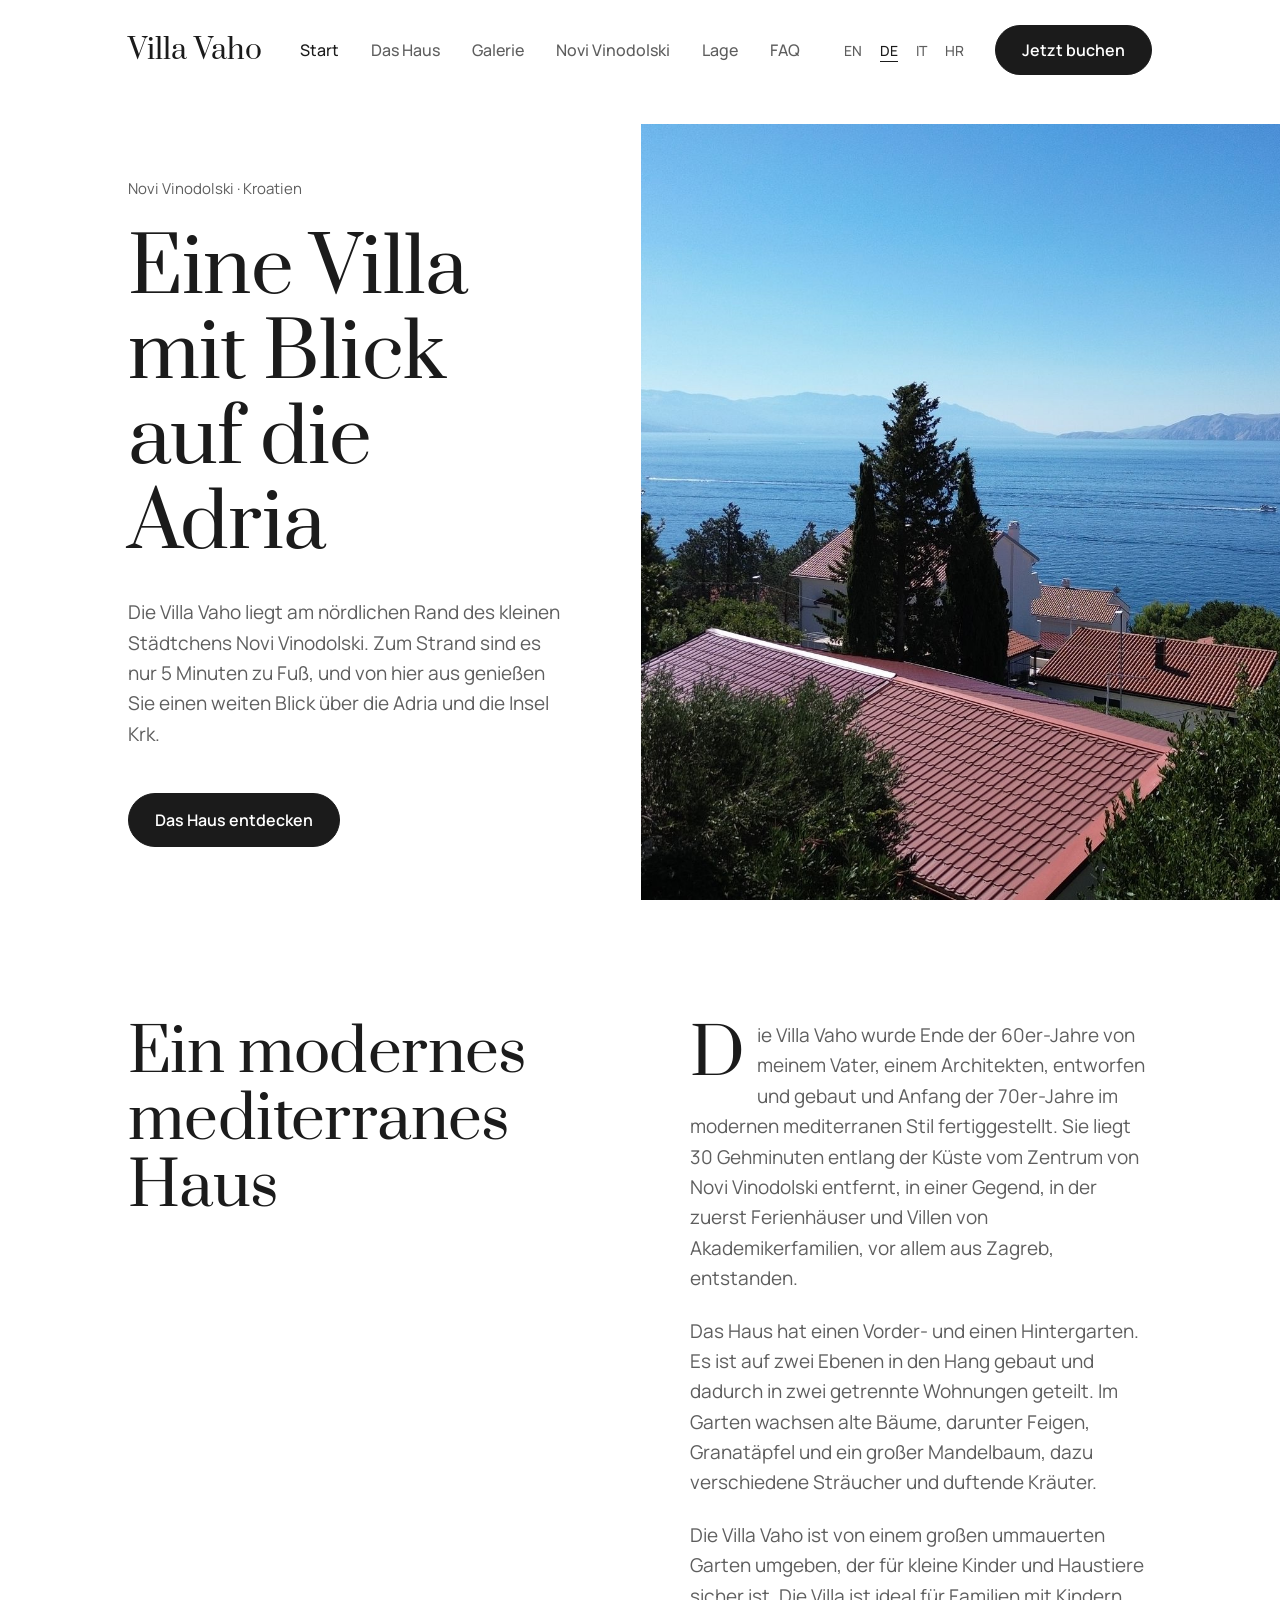
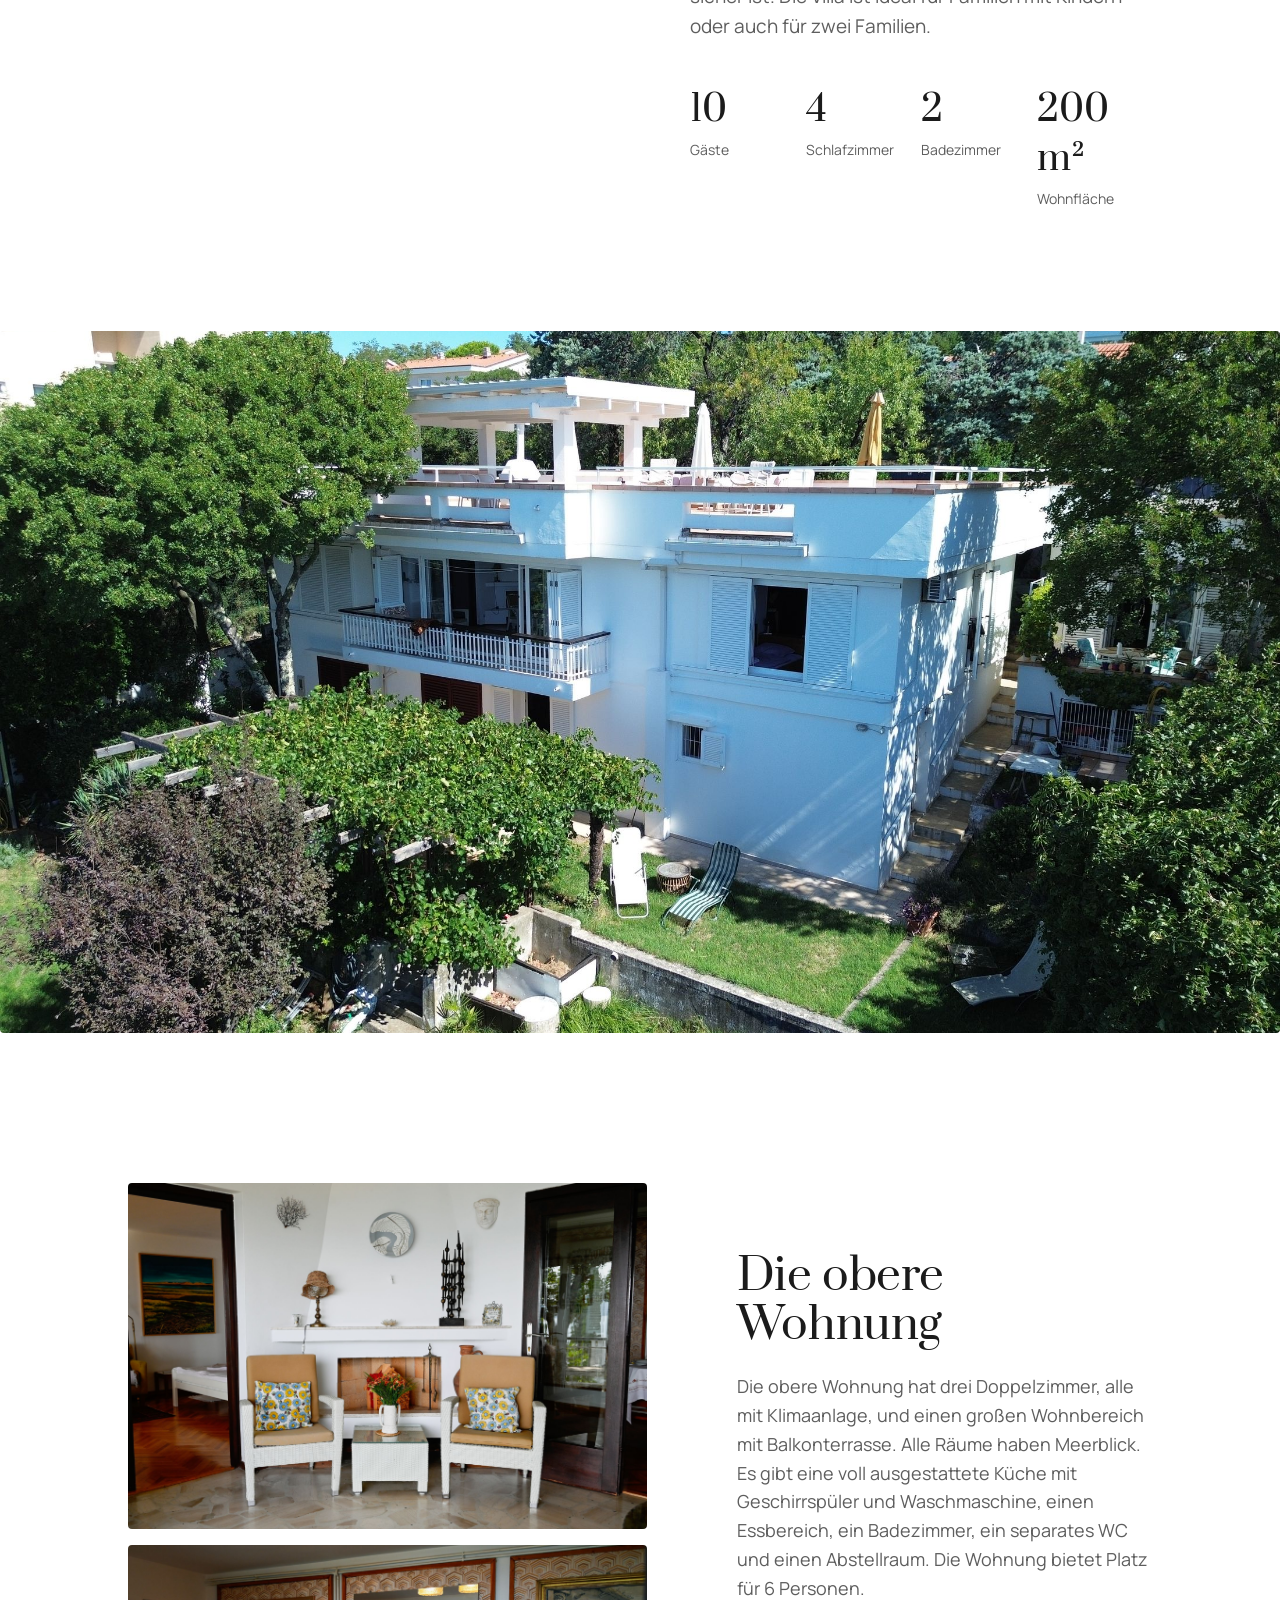
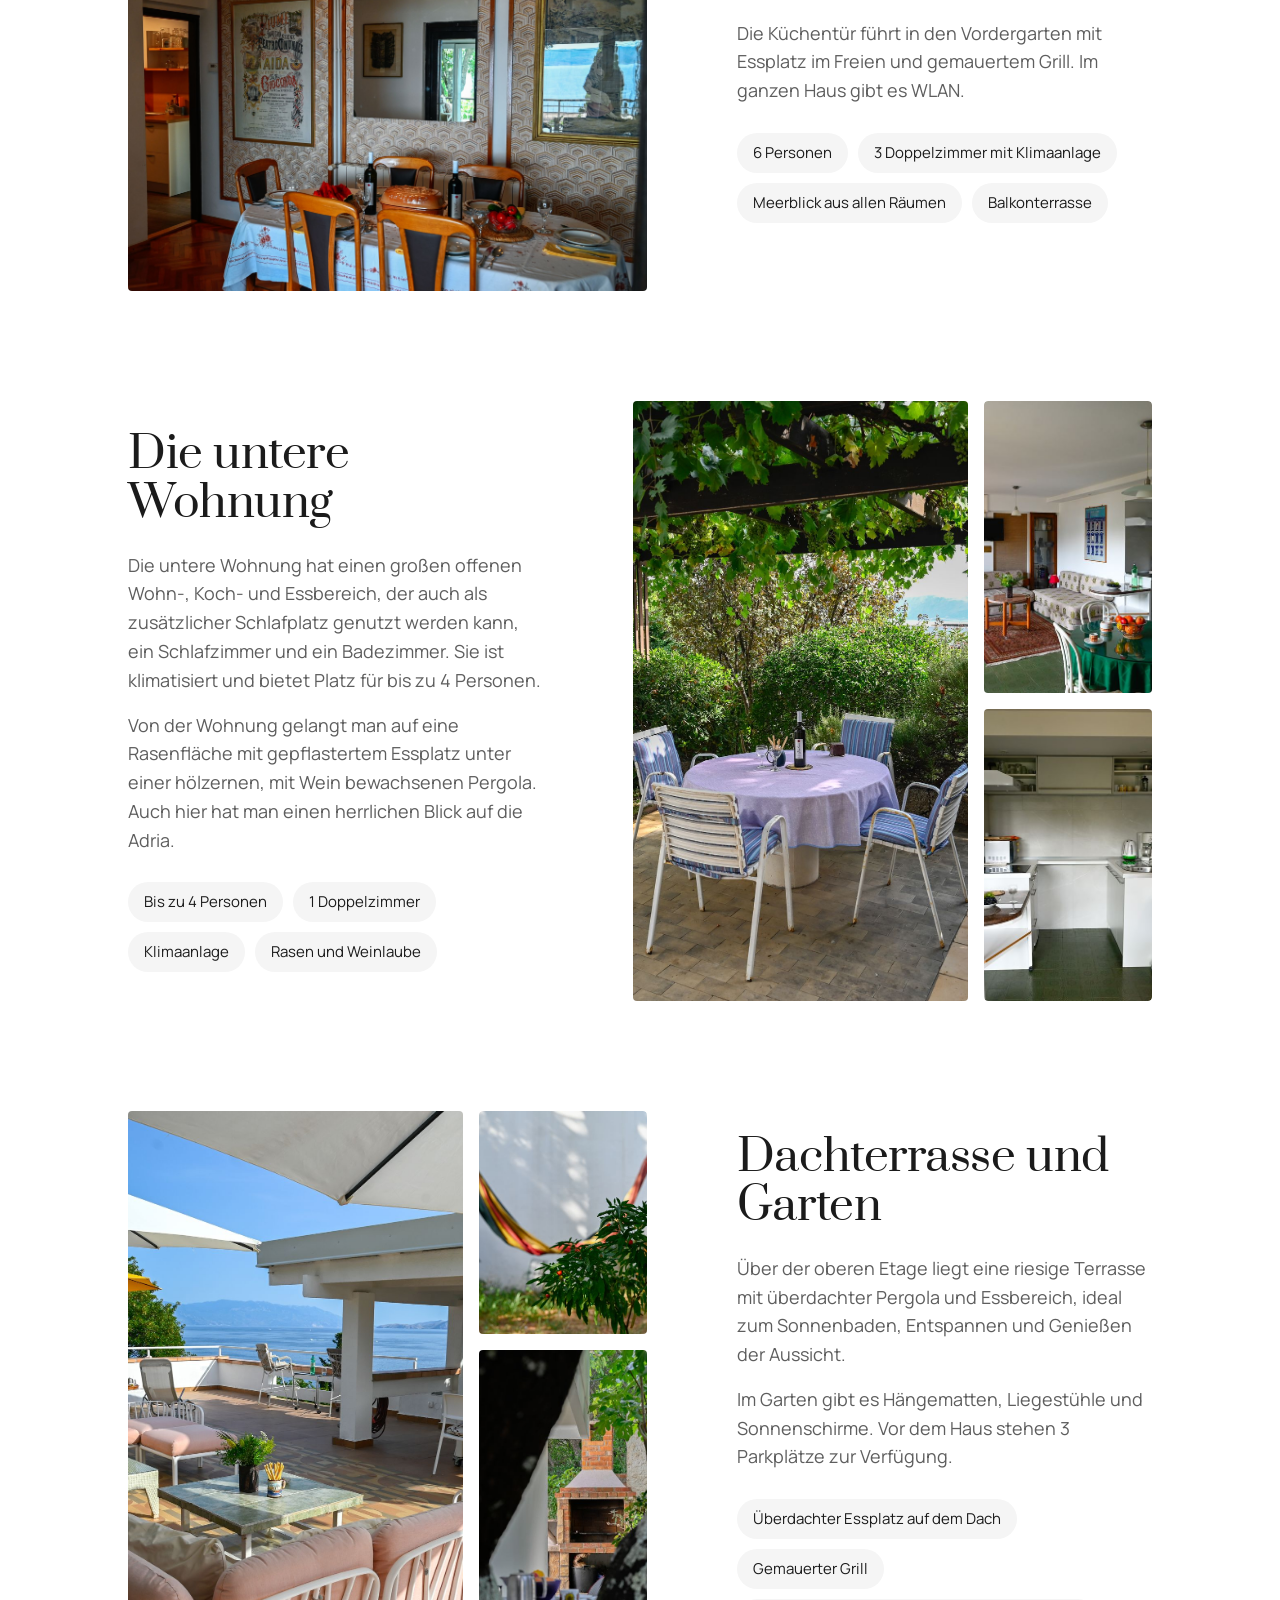
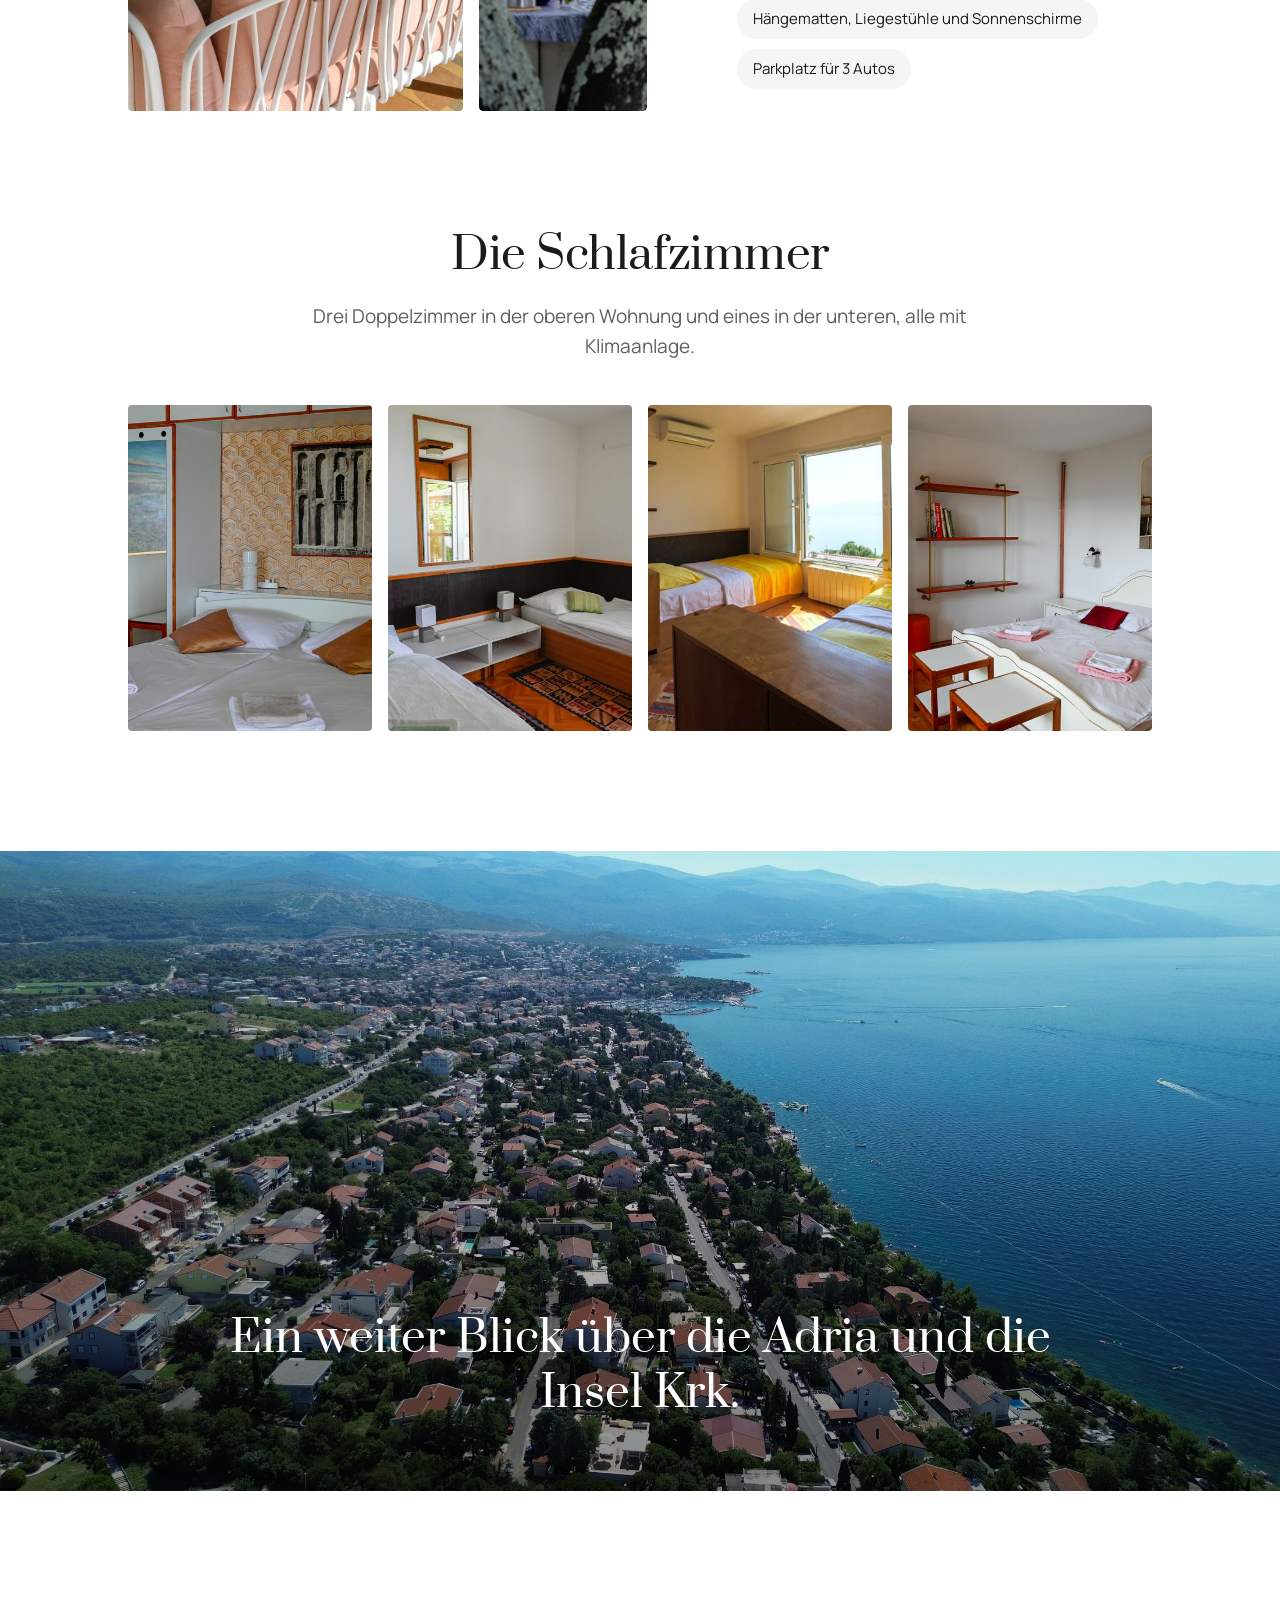
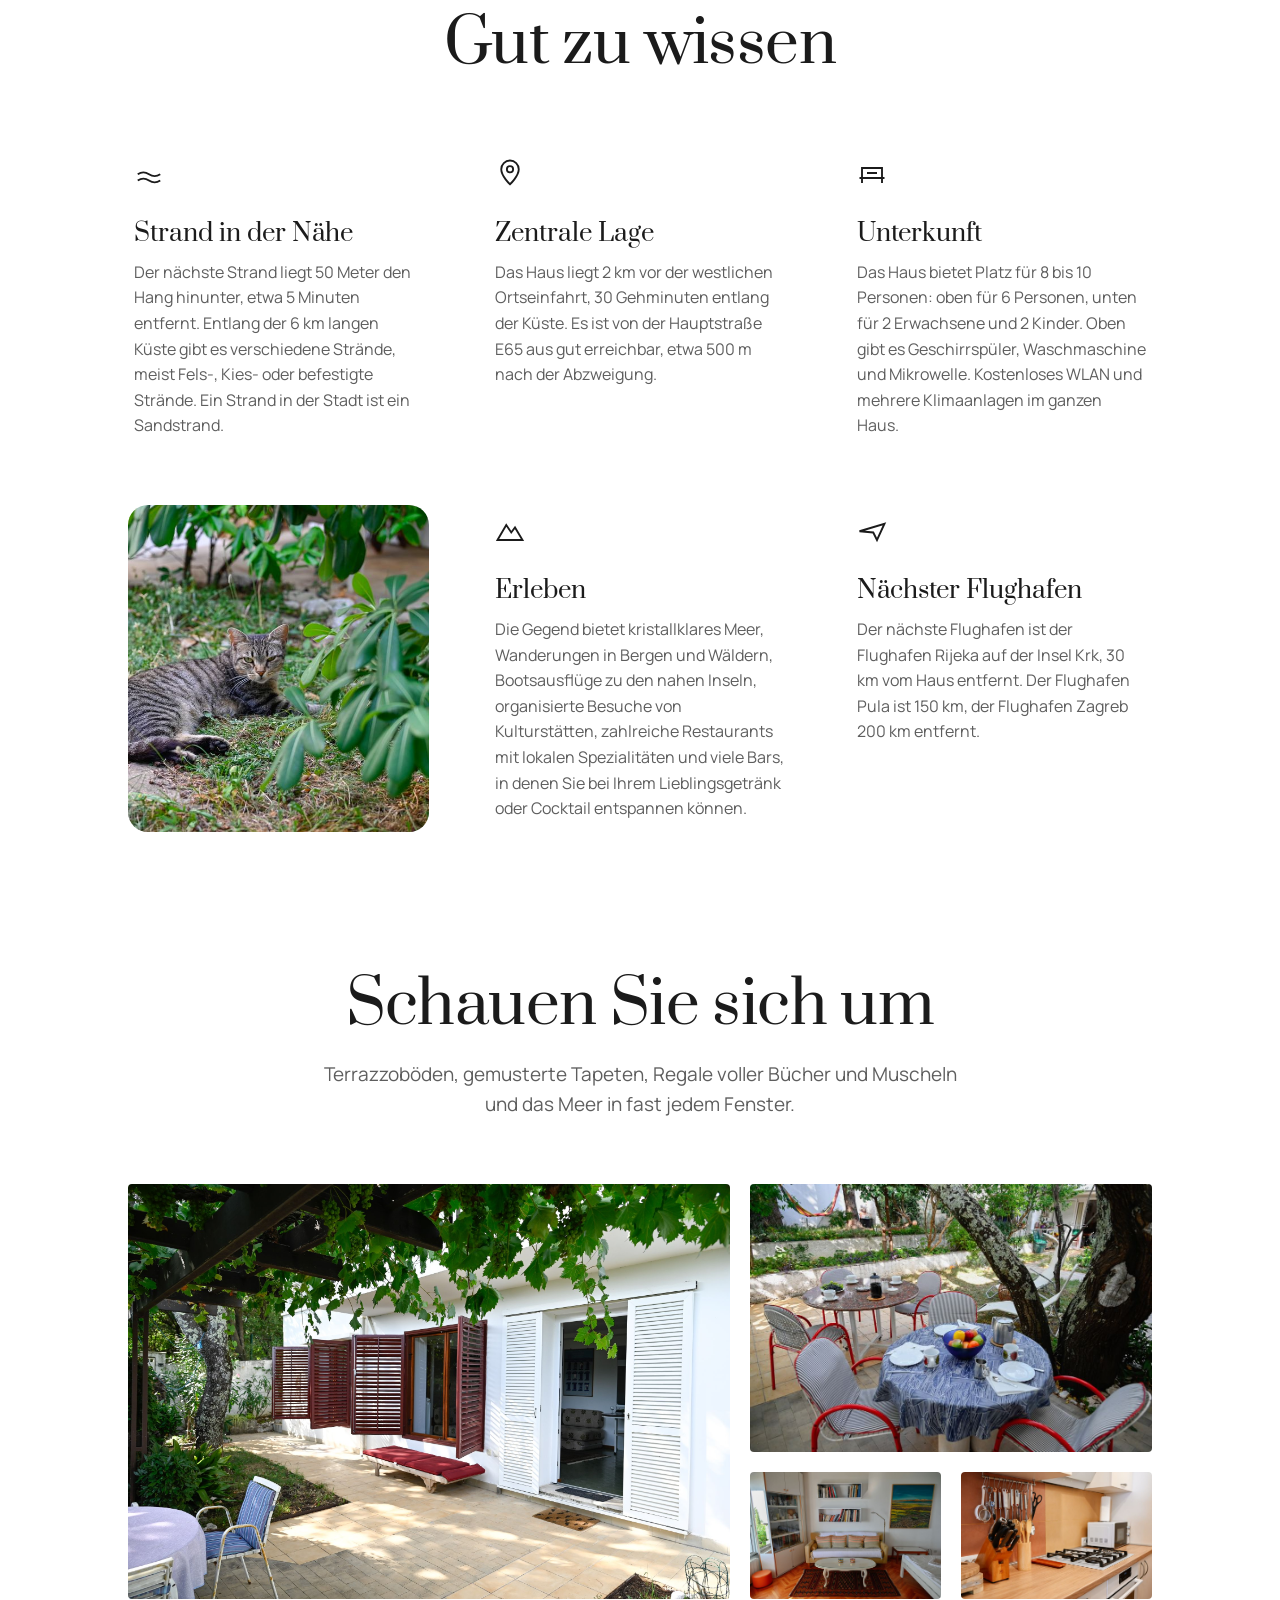
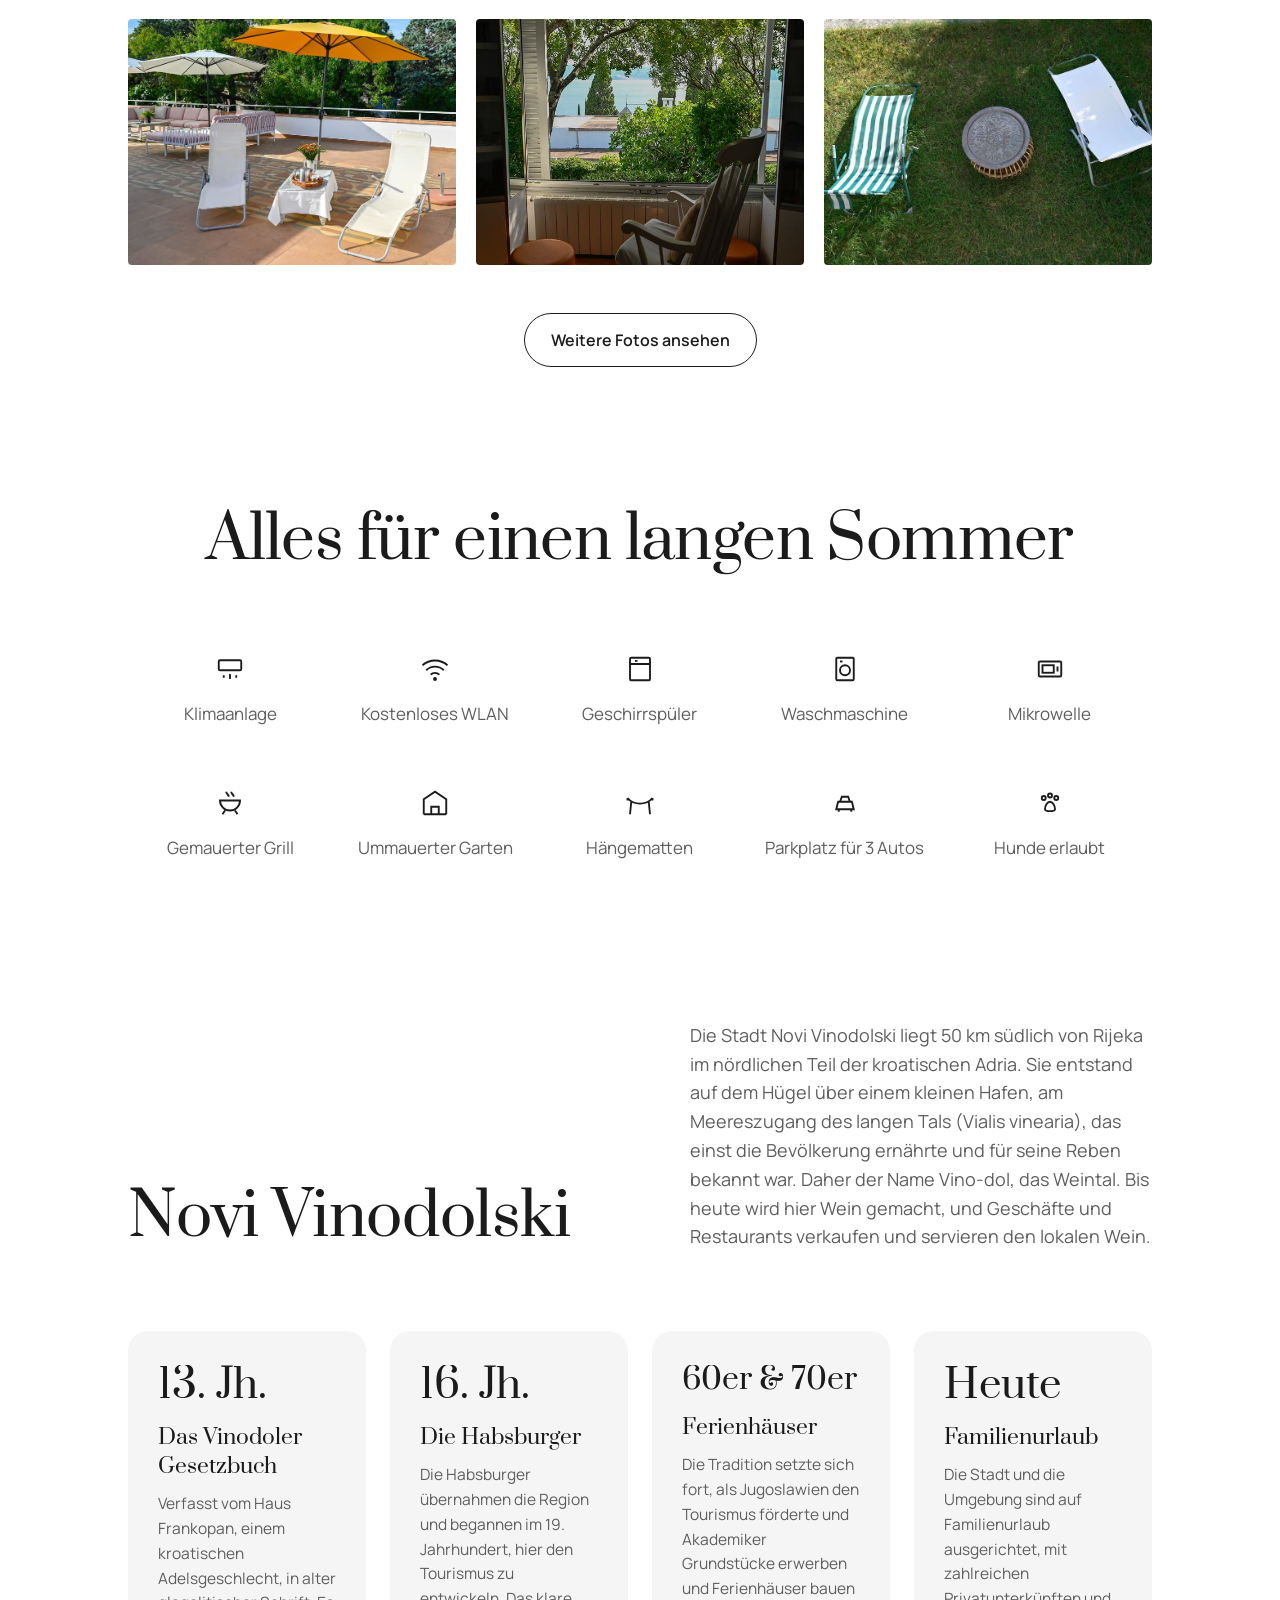
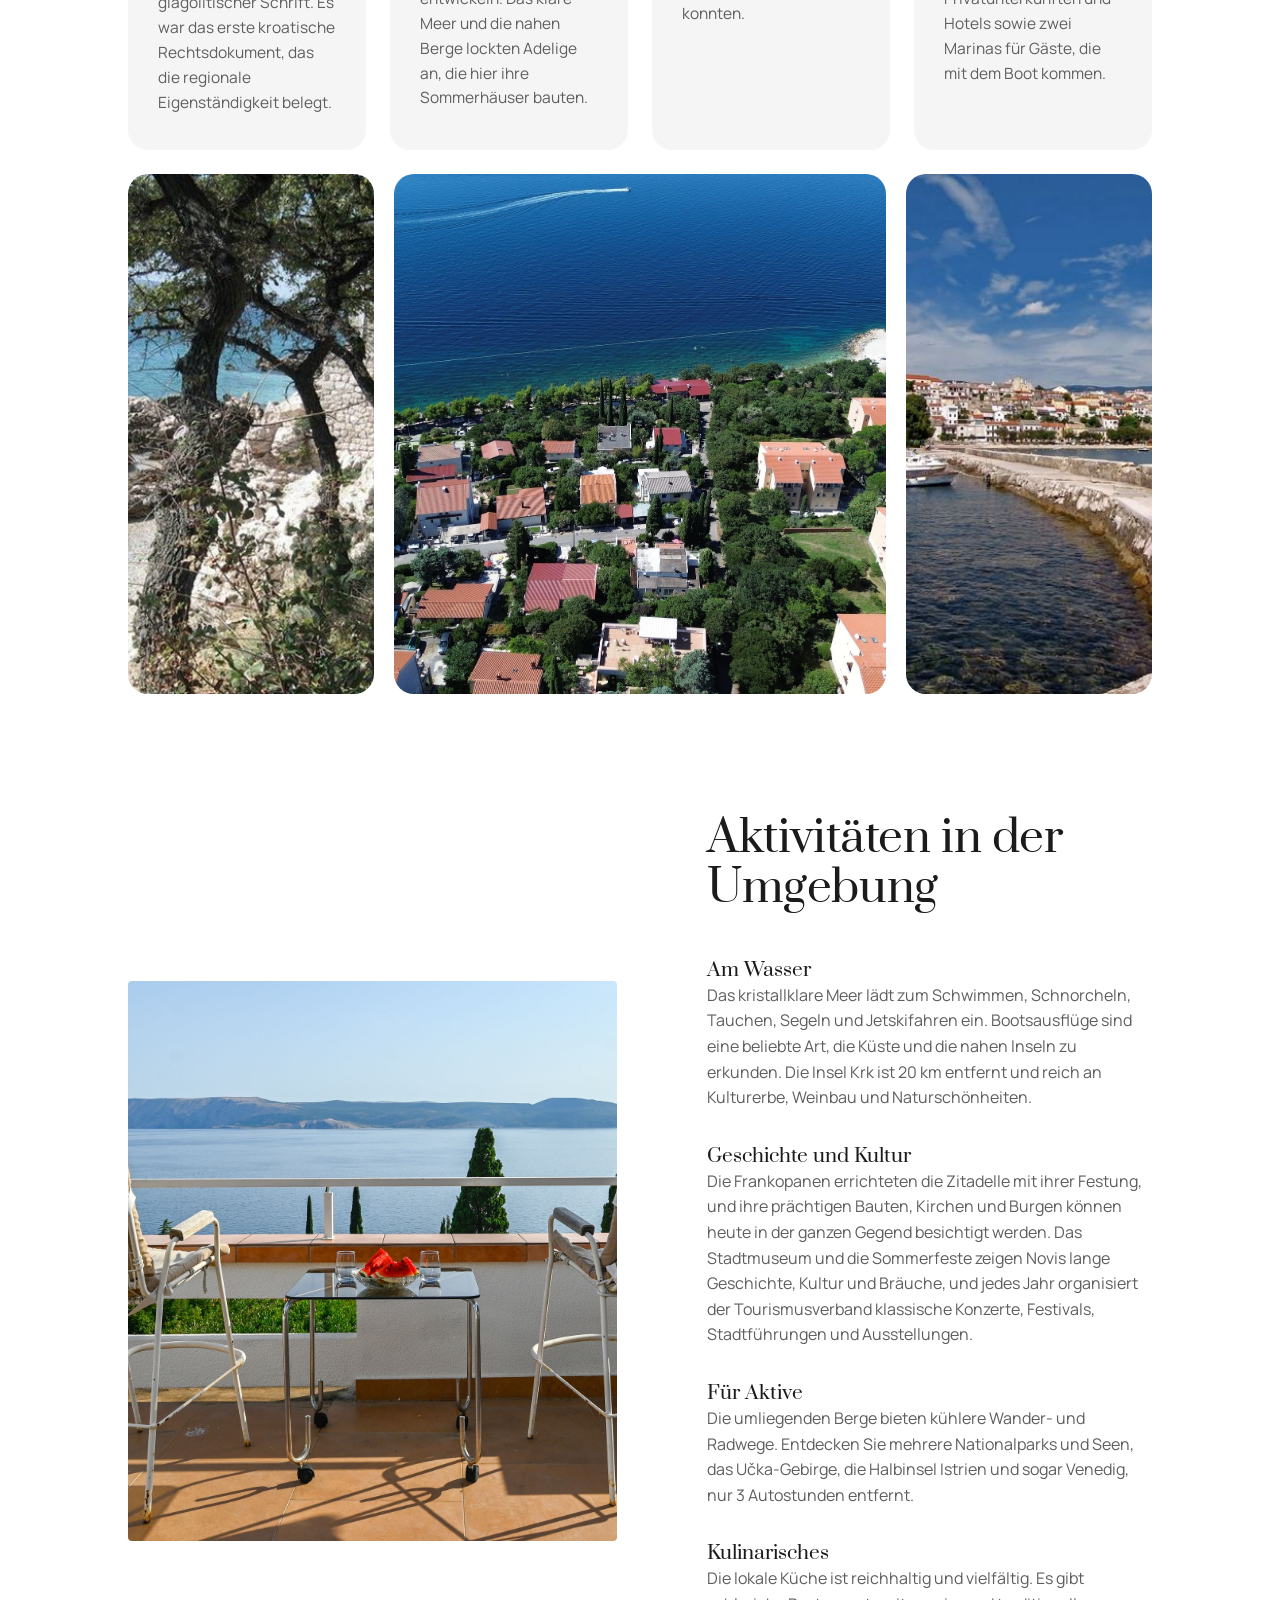
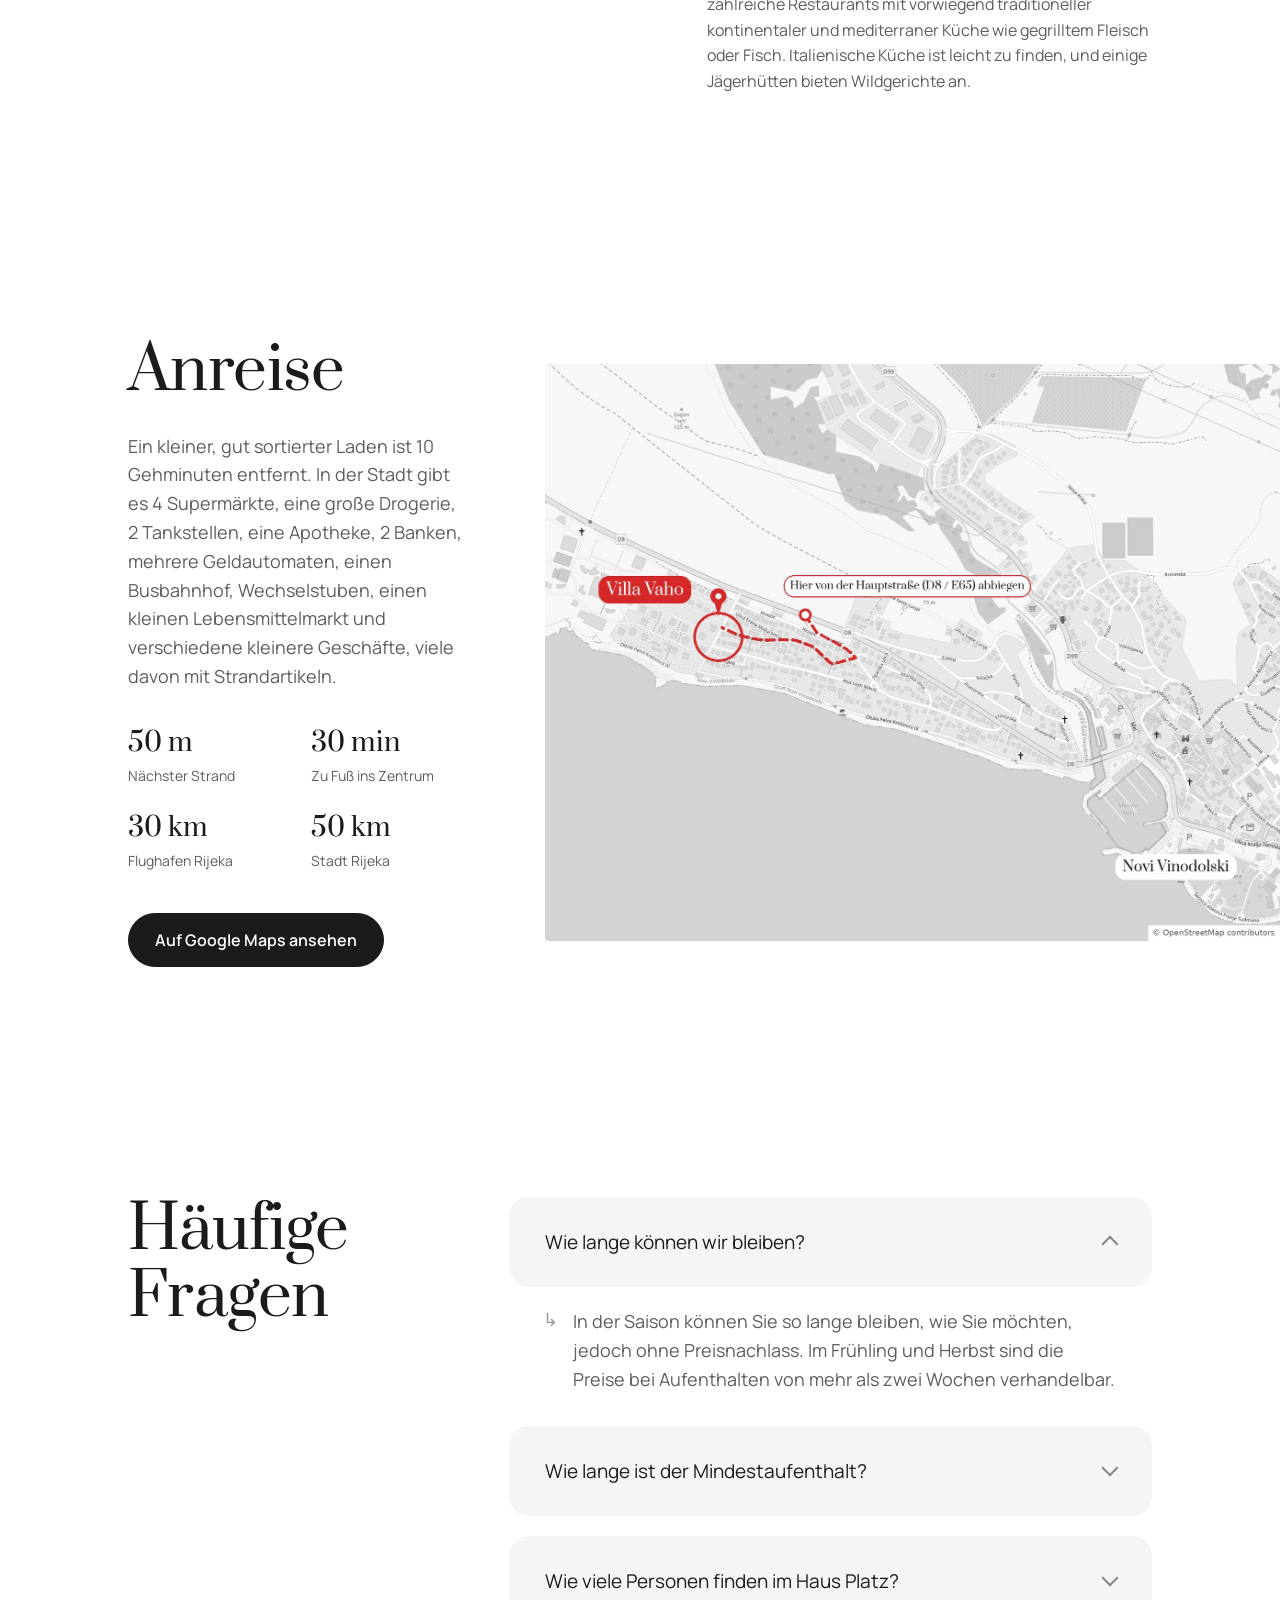
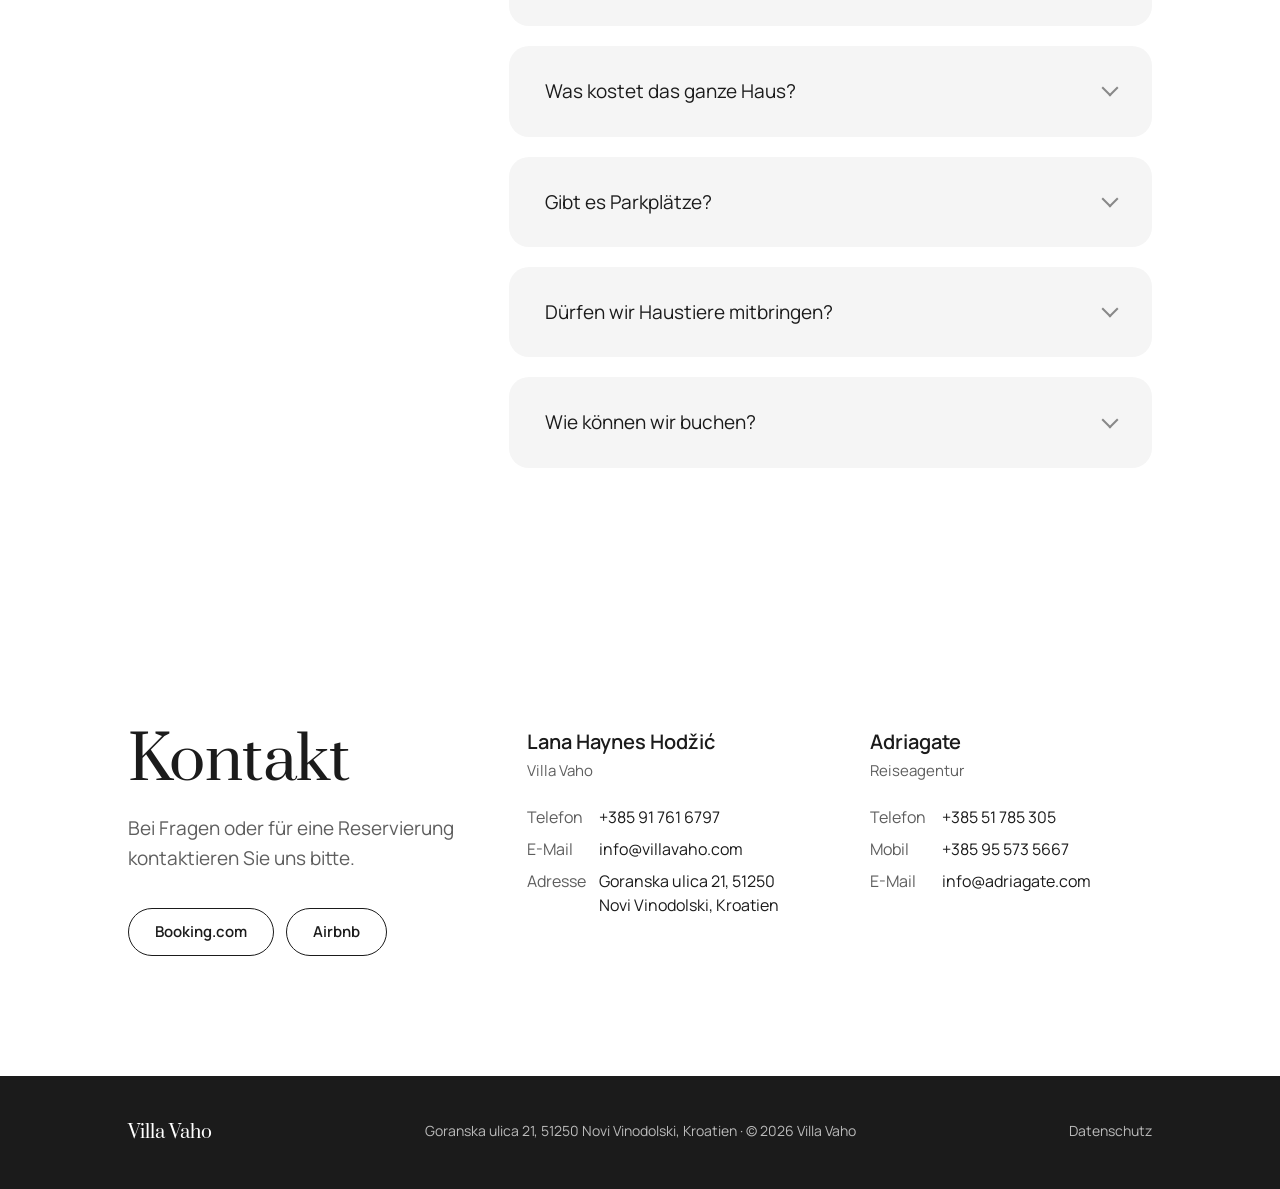
<file: de.html>
<!doctype html>
<html lang="de"><head><meta charset="utf-8"><meta name="viewport" content="width=device-width,initial-scale=1">
<title>Villa Vaho · Novi Vinodolski, Kroatien</title>
<meta name="description" content="Villa Vaho, ein modernes mediterranes Familienhaus mit Blick auf die Adria und die Insel Krk in Novi Vinodolski, Kroatien. Bis zu 10 Gäste, ummauerter Garten, Dachterrasse, 5 Minuten zum Strand.">
<meta name="robots" content="noindex">
<link rel="alternate" hreflang="en" href="index.html">
<link rel="alternate" hreflang="de" href="de.html">
<link rel="alternate" hreflang="it" href="it.html">
<link rel="alternate" hreflang="hr" href="hr.html">
<link rel="preload" href="fonts/prata-latin.woff2" as="font" type="font/woff2" crossorigin>
<link rel="icon" href="favicon.ico" sizes="any">
<link rel="icon" href="favicon.svg" type="image/svg+xml">
<link rel="apple-touch-icon" href="apple-touch-icon.png">
<link rel="stylesheet" href="fonts/fonts.css">
<style>
:root{--ink:#1B1B1B;--ink2:#5E5E5E;--line:#E6E6E6;--soft:#F5F5F5;--acc:#1B1B1B;--w:1440px}
*{box-sizing:border-box;margin:0;padding:0}
html{scroll-behavior:smooth}
[id]{scroll-margin-top:100px}
@media(max-width:860px){[id]{scroll-margin-top:70px}}
body{background:#fff;color:var(--ink);font:400 17.5px/1.6 "Manrope",sans-serif;-webkit-font-smoothing:antialiased}
img{display:block;width:100%;height:100%;object-fit:cover}
a{color:inherit;text-decoration:none}
h1,h2,h3{font-family:"Prata",serif;font-weight:400;letter-spacing:-.01em;line-height:1.12}
h2{font-size:60px}h2 em,h1 em{font-style:normal;color:inherit}
.wrap{max-width:var(--w);margin:0 auto;padding:0 128px}
.lead{color:var(--ink2);font-size:19px;max-width:660px}
.center{text-align:center}.center .lead{margin:20px auto 0}
.btn{display:inline-flex;align-items:center;gap:10px;height:54px;padding:0 26px;border-radius:99px;border:1.5px solid var(--ink);font:600 16px "Manrope";cursor:pointer;background:none;color:var(--ink);transition:.2s}
.btn:hover{background:var(--ink);color:#fff}
.btn.dark{background:var(--ink);color:#fff}.btn.dark:hover{background:#000}
section{padding:120px 0}
/* nav */
nav{position:sticky;top:0;z-index:20;background:rgba(255,255,255,.94);backdrop-filter:blur(8px)}
nav .wrap{display:flex;align-items:center;justify-content:space-between;height:100px}
.logo{font:400 28px "Prata";letter-spacing:0}
nav ul{display:flex;gap:32px;list-style:none;font:500 16px "Manrope";color:var(--ink2)}
nav ul a:hover,nav ul a.on{color:var(--ink)}
nav .btn{height:50px;font-size:16px}
.navr{display:flex;align-items:center;gap:24px}
.langs{display:flex;gap:4px;font:500 14px "Manrope"}
.langs a{color:var(--ink2);padding:6px 7px;border-radius:6px}
.langs a:hover{color:var(--ink)}
.langs a.on{color:var(--ink);text-decoration:underline;text-underline-offset:5px}
.mlangs{margin-top:34px;font-size:18px;gap:10px}
.menu{display:none;background:none;border:0;cursor:pointer;padding:10px;margin-right:-10px}
.menu span{display:block;width:26px;height:12px;border-top:2px solid var(--ink);border-bottom:2px solid var(--ink)}
.mnav{position:fixed;inset:0;background:#fff;z-index:30;display:none;flex-direction:column;padding:24px 20px}
.mnav.on{display:flex}
.mnav .top{display:flex;justify-content:space-between;align-items:center;height:46px}
.mnav .x{background:none;border:0;font-size:30px;cursor:pointer;line-height:1}
.mnav ul{list-style:none;margin-top:40px}
.mnav li a{display:block;font:400 34px/1.2 "Prata";padding:10px 0}
.mnav .btn{margin-top:30px;align-self:flex-start}
/* hero */
.hero{padding:24px 0 0}
.hero .wrap{display:grid;grid-template-columns:1fr 1.45fr;gap:72px;align-items:center;max-width:none;padding-right:0;padding-left:max(128px,calc((100vw - var(--w))/2 + 128px))}
.hero .where{font-size:15px;color:var(--ink2);margin-bottom:26px;display:flex;align-items:center;gap:10px}

.hero h1{font-size:76px;margin-bottom:30px}
.hero .lead{margin-bottom:44px;max-width:540px}
.hero .ph{height:calc(100vh - 124px);min-height:640px;max-height:900px}
/* welcome */
.welcome .wrap{display:grid;grid-template-columns:1fr 1fr;gap:100px;align-items:start}
.welcome h2{position:sticky;top:140px}
.welcome p{color:var(--ink2);font-size:19px;margin-bottom:22px}
.welcome p:first-child:first-letter{font:400 64px/0.9 "Prata";float:left;margin:6px 12px 0 0;color:var(--ink)}
.stats{display:grid;grid-template-columns:repeat(4,1fr);margin-top:44px}
.stats b{display:block;font:400 36px "Prata"}
.stats span{font-size:14px;color:var(--ink2)}
.wide{height:78vh;min-height:520px;max-height:860px;overflow:hidden;cursor:zoom-in}
/* rooms rows */
.house{padding-top:40px}
.row{display:grid;grid-template-columns:1.25fr 1fr;gap:90px;align-items:center;margin-top:110px}
.row.rev{grid-template-columns:1fr 1.25fr}.row.rev .pics{order:2}
.pics{display:grid;grid-template-columns:2fr 1fr;gap:16px;height:600px}
.pics .side{display:grid;gap:16px}
.pics.two{grid-template-columns:1fr;grid-template-rows:1fr 1fr;height:auto}
.pics.two>div{aspect-ratio:3/2}
.pics>div,.pics .side>div{overflow:hidden;border-radius:4px}
.row .no{font:600 15px "Manrope";color:var(--acc);margin-bottom:14px;letter-spacing:.1em}
.row h3{font-size:44px;margin-bottom:22px}
.row p{color:var(--ink2);font-size:18px;margin-bottom:16px}
.ticks{list-style:none;margin-top:28px;display:flex;flex-wrap:wrap;gap:10px}
.ticks li{padding:8px 16px;background:var(--soft);border-radius:99px;font-size:15px}

.beds{margin-top:120px}
.beds h3{font-size:44px}
.bedgrid{display:grid;grid-template-columns:repeat(4,1fr);gap:16px;margin-top:44px}
.bedgrid .t{aspect-ratio:3/4;border-radius:4px}
/* band */
.band{position:relative;height:640px;color:#fff;overflow:hidden;padding:0}
.band img{position:absolute;inset:0}
.band:after{content:"";position:absolute;inset:0;background:linear-gradient(180deg,rgba(0,0,0,.05),rgba(0,0,0,.45))}
.band .q{position:absolute;z-index:2;left:0;right:0;bottom:70px;text-align:center;padding:0 20px}
.band blockquote{font:400 44px/1.25 "Prata";max-width:900px;margin:0 auto}
/* glance */
.glance .grid{display:grid;grid-template-columns:repeat(3,1fr);gap:56px 60px;margin-top:70px;align-items:start}
.gl{padding:10px 6px}
.gl svg{width:30px;height:30px;stroke:var(--acc);fill:none;stroke-width:1.5;margin-bottom:22px}
.gl h4{font:400 24px "Prata";margin-bottom:10px}
.gl p{color:var(--ink2);font-size:16px}
.gl.photo{padding:0;overflow:hidden;border-radius:20px;height:100%;min-height:240px}
/* gallery */
.mosaic{display:grid;grid-template-columns:1.5fr 1fr;gap:20px;margin-top:64px}
.mosaic .col{display:grid;gap:20px}
.mosaic .two{display:grid;grid-template-columns:1fr 1fr;gap:20px}
.t{cursor:zoom-in;overflow:hidden;border-radius:4px}
.t img{transition:transform .6s}.t:hover img{transform:scale(1.03)}
.row3{display:grid;grid-template-columns:1fr 1fr 1fr;gap:20px;margin-top:20px}
.row3 .t{aspect-ratio:4/3}
.gbtn{text-align:center;margin-top:48px}
/* facilities */
.fac{display:grid;grid-template-columns:repeat(5,1fr);row-gap:60px;margin-top:80px;text-align:center}
.fac div{color:var(--ink2);font-size:17px}
.fac svg{width:30px;height:30px;stroke:var(--acc);fill:none;stroke-width:1.5;margin:0 auto 16px;display:block}
/* novi story */
.story{background:#fff;padding-top:40px}
.story .top{display:grid;grid-template-columns:1fr 1fr;gap:100px;align-items:end;margin-bottom:80px}
.story .top p{color:var(--ink2);font-size:18px}
.facts{display:grid;grid-template-columns:repeat(4,minmax(0,1fr));gap:24px}
.fact{background:var(--soft);border-radius:20px;padding:34px 30px 36px}
.fact .yr{font:400 40px "Prata";color:var(--acc);line-height:1;margin-bottom:18px;white-space:nowrap;overflow:hidden}
.fact h4{font:400 21px "Prata";margin-bottom:10px}
.fact p{color:var(--ink2);font-size:15.5px}
.todo{display:grid;grid-template-columns:1.1fr 1fr;gap:90px;align-items:center;margin-top:120px}
.todo .ph{height:560px;border-radius:4px;overflow:hidden}
.todo h3{font-size:44px;margin-bottom:26px}
.todo dl{}
.todo dt{font:400 19px "Prata";padding-top:18px}
.todo dd{color:var(--ink2);font-size:16px;padding-bottom:14px}
.strip{display:grid;grid-template-columns:1fr 2fr 1fr;gap:20px;height:520px;margin-top:24px}
.strip>div{border-radius:20px;overflow:hidden}
/* location */
.loc{padding:0}
.loc .in{display:grid;grid-template-columns:1fr 1.35fr;min-height:760px}
.loc .txt{padding:110px 80px 110px max(128px,calc((100vw - var(--w))/2 + 128px));display:flex;flex-direction:column;justify-content:center}
.loc .txt .lead{margin:26px 0 34px;font-size:18px}
.dist{display:grid;grid-template-columns:1fr 1fr;gap:22px 30px;margin-bottom:40px}
.dist b{display:block;font:400 26px "Prata"}
.dist span{font-size:14px;color:var(--ink2)}
.locph{position:relative;overflow:hidden;align-self:center;aspect-ratio:2800/2200;border-radius:4px 0 0 4px}
.locph img{position:absolute;inset:0}

/* faq */
.faq .wrap{display:grid;grid-template-columns:1fr 2fr;gap:60px}
.faq h2{font-size:60px}
details{background:var(--soft);border-radius:20px;margin-bottom:20px}
summary{list-style:none;cursor:pointer;padding:30px 36px;font-size:19px;display:flex;justify-content:space-between;align-items:center;gap:20px}
summary::-webkit-details-marker{display:none}
summary:after{content:"";width:10px;height:10px;border-right:2px solid #888;border-bottom:2px solid #888;transform:rotate(45deg);transition:.2s;flex:none;margin-top:-6px}
details[open] summary:after{transform:rotate(-135deg);margin-top:4px}
details[open]{background:none}
details[open] summary{background:var(--soft);border-radius:20px}
details p{padding:20px 36px 12px 64px;color:var(--ink2);font-size:18px;position:relative}
details p:before{content:"↳";position:absolute;left:34px;top:18px;color:#999}
/* contact */
.contact{}
.contact .wrap{display:grid;grid-template-columns:1.2fr 1fr 1fr;gap:60px;align-items:start}
.person h4{font:600 20px "Manrope";margin-bottom:4px}
.person .role{color:var(--ink2);font-size:15px;margin-bottom:18px}
.person p{font-size:16px;line-height:2}
.person p span{color:var(--ink2);display:inline-block;width:72px;vertical-align:top}
.person p a{display:inline-block;max-width:calc(100% - 80px);vertical-align:top;line-height:1.5;padding:4px 0}
.person a:hover,.legal a:hover{text-decoration:underline}
.book{margin-top:34px;display:flex;gap:12px;flex-wrap:wrap}
.book .btn{height:48px;font-size:15px}
footer{background:var(--ink);color:#bbb;padding:44px 0;font-size:14px}
footer .wrap{display:flex;justify-content:space-between;gap:20px;flex-wrap:wrap}
footer .logo{color:#fff;font-size:18px}
footer a:hover{color:#fff}
footer nav,footer .links{display:flex;gap:22px;flex-wrap:wrap;position:static;background:none;backdrop-filter:none}
footer button{background:none;border:0;color:inherit;font:inherit;cursor:pointer;padding:0}
footer button:hover{color:#fff}
/* lightbox */
.lb{position:fixed;inset:0;background:rgba(15,15,15,.96);z-index:50;display:none;flex-direction:column}
.lb.on{display:flex}
.lb .bar{display:flex;justify-content:space-between;align-items:center;color:#fff;padding:18px 26px;font-size:15px}
.lb .x{background:none;border:0;color:#fff;font-size:30px;cursor:pointer;line-height:1}
.lb .stage{flex:1;position:relative;display:flex;align-items:center;justify-content:center;padding:0 80px 30px;min-height:0}
.lb .stage img{max-width:100%;max-height:100%;width:auto;height:auto;object-fit:contain}
.lb .nav{position:absolute;top:50%;transform:translateY(-50%);background:rgba(255,255,255,.12);border:0;color:#fff;width:52px;height:52px;border-radius:50%;font-size:22px;cursor:pointer}
.lb .prev{left:18px}.lb .next{right:18px}
.allg{position:fixed;inset:0;background:#fff;z-index:40;overflow:auto;display:none}
.allg.on{display:block}
.allg .head .logo{font-size:22px!important}
.allg .head{position:sticky;top:0;background:#fff;display:flex;justify-content:space-between;align-items:center;padding:20px 40px;z-index:2}
.allg h4{font:400 30px "Prata";margin:64px 40px 30px}
.allg .g{display:flex;flex-wrap:wrap;gap:8px;padding:0 40px}
.allg .g img{display:block;flex:none;object-fit:cover;cursor:zoom-in;border-radius:3px}
/* responsive */
@media(max-width:1200px){.wrap{padding:0 56px}.hero .wrap{padding-left:56px}.loc .txt{padding-left:56px}.hero h1{font-size:64px}h2{font-size:46px}nav ul{gap:20px}.row,.todo{gap:56px}.facts{grid-template-columns:1fr 1fr}}
@media(max-width:860px){
 body{font-size:17px}.wrap{padding:0 20px}section{padding:76px 0}h2{font-size:38px}.lead{font-size:17px}
 nav .wrap{height:70px}.logo{font-size:19px}nav ul,nav .btn,.navr{display:none}
 .menu{display:block}
 .hero{padding:6px 0 0}.hero .wrap{grid-template-columns:1fr;gap:34px;padding:0 20px}
 .hero h1{font-size:44px;margin-bottom:18px}.hero .lead{margin-bottom:28px}
 .hero .ph{height:440px;min-height:0;border-radius:4px;overflow:hidden}
 .welcome .wrap{grid-template-columns:1fr;gap:30px}.welcome h2{position:static}.welcome p{font-size:17px}
 .stats{grid-template-columns:1fr 1fr;row-gap:20px}.stats b{font-size:30px}
 .house{padding-top:0}.row,.row.rev{grid-template-columns:1fr;gap:30px;margin-top:70px}.row.rev .pics{order:0}
 .pics{height:380px;gap:10px}.pics.two{height:auto}.pics .side{gap:10px}.row h3{font-size:34px}.row p{font-size:16px}
 .beds{margin-top:70px}.beds h3{font-size:34px}.bedgrid{grid-template-columns:1fr 1fr;gap:10px;margin-top:28px}
 .band{height:460px}.band blockquote{font-size:28px}.band .q{bottom:44px}
 .glance .grid{grid-template-columns:1fr;gap:16px;margin-top:40px}.gl.photo{height:280px}
 .mosaic{grid-template-columns:1fr;gap:10px;margin-top:40px}.mosaic .col,.mosaic .two{gap:10px}.row3{gap:10px;margin-top:10px;grid-template-columns:1fr 1fr}.row3 .t:last-child{display:none}
 .fac{grid-template-columns:repeat(2,1fr);row-gap:38px;margin-top:48px}.fac div{font-size:15px}
 .story .top{grid-template-columns:1fr;gap:20px;margin-bottom:40px}.facts{grid-template-columns:1fr;gap:14px}
 .strip{grid-template-columns:1fr 1fr;height:auto}.strip>div{height:260px}.strip>div:nth-child(2){grid-column:1/-1;order:-1}
 .wide{height:380px;min-height:0}
 .todo{grid-template-columns:1fr;gap:34px;margin-top:70px}.todo .ph{height:320px}.todo h3{font-size:34px}
 .loc .in{grid-template-columns:1fr}.loc .txt{padding:70px 20px}.locph{border-radius:0}
 .faq .wrap{grid-template-columns:1fr;gap:28px}.faq h2{font-size:40px}
 summary{padding:20px 22px;font-size:16.5px}details{border-radius:16px;margin-bottom:12px}details p{padding:14px 20px 6px 50px;font-size:16px}details p:before{left:22px;top:12px}
 .contact .wrap{grid-template-columns:1fr;gap:40px}
 .lb .stage{padding:0 10px 20px}.lb .nav{display:none}
 .allg .g{padding:0 14px;gap:6px}.allg h4{margin:44px 14px 20px;font-size:24px}.allg .head .logo{font-size:22px!important}
.allg .head{padding:14px}
}

.t:focus-visible,.btn:focus-visible,a:focus-visible,summary:focus-visible{outline:2px solid var(--acc);outline-offset:3px}
</style></head><body>

<nav><div class="wrap">
  <a class="logo" href="#top">Villa Vaho</a>
  <ul><li><a class="on" href="#top">Start</a></li><li><a href="#house">Das Haus</a></li><li><a href="#gallery">Galerie</a></li><li><a href="#novi">Novi Vinodolski</a></li><li><a href="#location">Lage</a></li><li><a href="#faq">FAQ</a></li></ul>
  <div class="navr"><div class="langs" aria-label="Sprache"><a href="index.html" hreflang="en" lang="en">EN</a><a href="de.html" hreflang="de" lang="de" class="on">DE</a><a href="it.html" hreflang="it" lang="it">IT</a><a href="hr.html" hreflang="hr" lang="hr">HR</a></div><a class="btn dark" href="#contact">Jetzt buchen</a></div>
  <button class="menu" id="menuBtn" aria-label="Menü öffnen" aria-expanded="false"><span></span></button>
</div></nav>

<div class="mnav" id="mnav" aria-hidden="true">
  <div class="top"><a class="logo" href="#top">Villa Vaho</a><button class="x" id="menuClose" aria-label="Menü schließen">✕</button></div>
  <ul><li><a href="#top">Start</a></li><li><a href="#house">Das Haus</a></li><li><a href="#gallery">Galerie</a></li><li><a href="#novi">Novi Vinodolski</a></li><li><a href="#location">Lage</a></li><li><a href="#faq">FAQ</a></li><li><a href="#contact">Kontakt</a></li></ul>
  <a class="btn dark" href="#contact">Jetzt buchen</a>
  <div class="langs mlangs" aria-label="Sprache"><a href="index.html" hreflang="en" lang="en">EN</a><a href="de.html" hreflang="de" lang="de" class="on">DE</a><a href="it.html" hreflang="it" lang="it">IT</a><a href="hr.html" hreflang="hr" lang="hr">HR</a></div>
</div>

<header class="hero" id="top"><div class="wrap">
  <div>
    <div class="where">Novi Vinodolski · Kroatien</div>
    <h1>Eine Villa mit Blick auf die <em>Adria</em></h1>
    <p class="lead">Die Villa Vaho liegt am nördlichen Rand des kleinen Städtchens Novi Vinodolski. Zum Strand sind es nur 5 Minuten zu Fuß, und von hier aus genießen Sie einen weiten Blick über die Adria und die Insel Krk.</p>
    <a class="btn dark" href="#house">Das Haus entdecken</a>
  </div>
  <div class="ph"><img src="img/full/136.jpg" alt="Die Kvarner-Bucht und die Insel Krk von oberhalb der Villa Vaho"></div>
</div></header>

<section class="welcome" id="welcome"><div class="wrap">
  <div><h2>Ein modernes mediterranes Haus</h2></div>
  <div>
    <p>Die Villa Vaho wurde Ende der 60er-Jahre von meinem Vater, einem Architekten, entworfen und gebaut und Anfang der 70er-Jahre im modernen mediterranen Stil fertiggestellt. Sie liegt 30 Gehminuten entlang der Küste vom Zentrum von Novi Vinodolski entfernt, in einer Gegend, in der zuerst Ferienhäuser und Villen von Akademikerfamilien, vor allem aus Zagreb, entstanden.</p>
    <p>Das Haus hat einen Vorder- und einen Hintergarten. Es ist auf zwei Ebenen in den Hang gebaut und dadurch in zwei getrennte Wohnungen geteilt. Im Garten wachsen alte Bäume, darunter Feigen, Granatäpfel und ein großer Mandelbaum, dazu verschiedene Sträucher und duftende Kräuter.</p>
    <p>Die Villa Vaho ist von einem großen ummauerten Garten umgeben, der für kleine Kinder und Haustiere sicher ist. Die Villa ist ideal für Familien mit Kindern oder auch für zwei Familien.</p>
    <div class="stats">
      <div><b>10</b><span>Gäste</span></div>
      <div><b>4</b><span>Schlafzimmer</span></div>
      <div><b>2</b><span>Badezimmer</span></div>
      <div><b>200 m²</b><span>Wohnfläche</span></div>
    </div>
  </div>
</div></section>

<div class="wide t" data-i="132" tabindex="0" role="button" aria-label="Foto öffnen"><img src="img/full/132.jpg" alt="Die Villa Vaho von oben, umgeben von ihrem Garten"></div>

<section class="house" id="house"><div class="wrap">
  <div class="row">
    <div class="pics two">
      <div class="t" data-i="19"><img src="img/full/19.jpg" alt="Wohnbereich mit Kamin in der oberen Wohnung"></div>
      <div class="t" data-i="12"><img src="img/full/12.jpg" alt="Essbereich in der oberen Wohnung"></div>
    </div>
    <div>
      <h3>Die obere Wohnung</h3>
      <p>Die obere Wohnung hat drei Doppelzimmer, alle mit Klimaanlage, und einen großen Wohnbereich mit Balkonterrasse. Alle Räume haben Meerblick. Es gibt eine voll ausgestattete Küche mit Geschirrspüler und Waschmaschine, einen Essbereich, ein Badezimmer, ein separates WC und einen Abstellraum. Die Wohnung bietet Platz für 6 Personen.</p>
      <p>Die Küchentür führt in den Vordergarten mit Essplatz im Freien und gemauertem Grill. Im ganzen Haus gibt es WLAN.</p>
      <ul class="ticks"><li>6 Personen</li><li>3 Doppelzimmer mit Klimaanlage</li><li>Meerblick aus allen Räumen</li><li>Balkonterrasse</li></ul>
    </div>
  </div>
  <div class="row rev">
    <div class="pics">
      <div class="t" data-i="70"><img src="img/full/70.jpg" alt="Tisch unter der Weinlaube"></div>
      <div class="side"><div class="t" data-i="91"><img src="img/th/91.jpg" alt="Offener Wohnraum der unteren Wohnung"></div><div class="t" data-i="83"><img src="img/th/83.jpg" alt="Küche der unteren Wohnung"></div></div>
    </div>
    <div>
      <h3>Die untere Wohnung</h3>
      <p>Die untere Wohnung hat einen großen offenen Wohn-, Koch- und Essbereich, der auch als zusätzlicher Schlafplatz genutzt werden kann, ein Schlafzimmer und ein Badezimmer. Sie ist klimatisiert und bietet Platz für bis zu 4 Personen.</p>
      <p>Von der Wohnung gelangt man auf eine Rasenfläche mit gepflastertem Essplatz unter einer hölzernen, mit Wein bewachsenen Pergola. Auch hier hat man einen herrlichen Blick auf die Adria.</p>
      <ul class="ticks"><li>Bis zu 4 Personen</li><li>1 Doppelzimmer</li><li>Klimaanlage</li><li>Rasen und Weinlaube</li></ul>
    </div>
  </div>
  <div class="row">
    <div class="pics">
      <div class="t" data-i="105"><img src="img/full/105.jpg" alt="Überdachte Pergola und Lounge auf der Dachterrasse"></div>
      <div class="side"><div class="t" data-i="59"><img src="img/th/59.jpg" alt="Hängematte im ummauerten Garten"></div><div class="t" data-i="65"><img src="img/th/65.jpg" alt="Gemauerter Grill im Garten"></div></div>
    </div>
    <div>
      <h3>Dachterrasse und Garten</h3>
      <p>Über der oberen Etage liegt eine riesige Terrasse mit überdachter Pergola und Essbereich, ideal zum Sonnenbaden, Entspannen und Genießen der Aussicht.</p>
      <p>Im Garten gibt es Hängematten, Liegestühle und Sonnenschirme. Vor dem Haus stehen 3 Parkplätze zur Verfügung.</p>
      <ul class="ticks"><li>Überdachter Essplatz auf dem Dach</li><li>Gemauerter Grill</li><li>Hängematten, Liegestühle und Sonnenschirme</li><li>Parkplatz für 3 Autos</li></ul>
    </div>
  </div>
  <div class="beds">
    <div class="center"><h3>Die Schlafzimmer</h3><p class="lead">Drei Doppelzimmer in der oberen Wohnung und eines in der unteren, alle mit Klimaanlage.</p></div>
    <div class="bedgrid">
      <div class="t" data-i="37"><img src="img/th/37.jpg" alt="Doppelzimmer mit gemusterter Tapete"></div>
      <div class="t" data-i="twin"><img src="img/th/twin.jpg" alt="Zweibettzimmer mit grünen Kissen"></div>
      <div class="t" data-i="oldtwin"><img src="img/th/oldtwin.jpg" alt="Zweibettzimmer mit gelber Bettwäsche und Meerblick"></div>
      <div class="t" data-i="77"><img src="img/th/77.jpg" alt="Doppelzimmer in der unteren Wohnung"></div>
    </div>
  </div>
</div></section>

<section class="band"><img src="img/full/140.jpg" alt="Die Küste von Novi Vinodolski und die Kvarner-Bucht von oben">
  <div class="q"><blockquote>Ein weiter Blick über die Adria und die Insel Krk.</blockquote></div>
</section>

<section class="glance"><div class="wrap">
  <div class="center"><h2>Gut zu wissen</h2></div>
  <div class="grid">
    <div class="gl"><svg viewBox="0 0 24 24"><path d="M3 18c3-2 6-2 9 0s6 2 9 0M3 13c3-2 6-2 9 0s6 2 9 0"/></svg><h4>Strand in der Nähe</h4><p>Der nächste Strand liegt 50 Meter den Hang hinunter, etwa 5 Minuten entfernt. Entlang der 6 km langen Küste gibt es verschiedene Strände, meist Fels-, Kies- oder befestigte Strände. Ein Strand in der Stadt ist ein Sandstrand.</p></div>
    <div class="gl"><svg viewBox="0 0 24 24"><path d="M12 21s-7-6.5-7-12a7 7 0 0 1 14 0c0 5.5-7 12-7 12z"/><circle cx="12" cy="9" r="2.5"/></svg><h4>Zentrale Lage</h4><p>Das Haus liegt 2 km vor der westlichen Ortseinfahrt, 30 Gehminuten entlang der Küste. Es ist von der Hauptstraße E65 aus gut erreichbar, etwa 500 m nach der Abzweigung.</p></div>
    <div class="gl"><svg viewBox="0 0 24 24"><path d="M2 16h20M4 16v4M20 16v4M4 16V8h16v8M8 12h8"/></svg><h4>Unterkunft</h4><p>Das Haus bietet Platz für 8 bis 10 Personen: oben für 6 Personen, unten für 2 Erwachsene und 2 Kinder. Oben gibt es Geschirrspüler, Waschmaschine und Mikrowelle. Kostenloses WLAN und mehrere Klimaanlagen im ganzen Haus.</p></div>
    <div class="gl photo t" data-i="68"><img src="img/th/68.jpg" alt="Eine Katze ruht im Garten"></div>
    <div class="gl"><svg viewBox="0 0 24 24"><path d="M2 20 9 8l4 6 3-4 6 10z"/></svg><h4>Erleben</h4><p>Die Gegend bietet kristallklares Meer, Wanderungen in Bergen und Wäldern, Bootsausflüge zu den nahen Inseln, organisierte Besuche von Kulturstätten, zahlreiche Restaurants mit lokalen Spezialitäten und viele Bars, in denen Sie bei Ihrem Lieblingsgetränk oder Cocktail entspannen können.</p></div>
    <div class="gl"><svg viewBox="0 0 24 24"><path d="M2 13l20-6-6 13-3-6z"/></svg><h4>Nächster Flughafen</h4><p>Der nächste Flughafen ist der Flughafen Rijeka auf der Insel Krk, 30 km vom Haus entfernt. Der Flughafen Pula ist 150 km, der Flughafen Zagreb 200 km entfernt.</p></div>
  </div>
</div></section>

<section id="gallery" style="padding-top:20px"><div class="wrap">
  <div class="center"><h2>Schauen Sie sich um</h2>
  <p class="lead">Terrazzoböden, gemusterte Tapeten, Regale voller Bücher und Muscheln und das Meer in fast jedem Fenster.</p></div>
  <div class="mosaic">
    <div class="t" data-i="74"><img src="img/full/74.jpg" alt="Die untere Wohnung mit Zugang zum Garten unter der Pergola"></div>
    <div class="col">
      <div class="t" data-i="57"><img src="img/th/57.jpg" alt="Frühstückstisch im Garten"></div>
      <div class="two"><div class="t" data-i="33"><img src="img/th/33.jpg" alt="Wohnzimmer mit Büchern und einem Gemälde"></div><div class="t" data-i="3"><img src="img/th/3.jpg" alt="Küche in der oberen Wohnung"></div></div>
    </div>
  </div>
  <div class="row3">
    <div class="t" data-i="115"><img src="img/th/115.jpg" alt="Liegestühle und ein gelber Sonnenschirm auf der Dachterrasse"></div>
    <div class="t" data-i="35"><img src="img/th/35.jpg" alt="Schaukelstuhl am Fenster"></div>
    <div class="t" data-i="49"><img src="img/th/49.jpg" alt="Liegestühle auf dem Rasen"></div>
  </div>
  <div class="gbtn"><button class="btn" id="openAll">Weitere Fotos ansehen</button></div>
</div></section>

<section id="facilities" style="padding-top:20px"><div class="wrap">
  <div class="center"><h2>Alles für einen langen Sommer</h2></div>
  <div class="fac">
    <div><svg viewBox="0 0 24 24"><rect x="3" y="5" width="18" height="8" rx="1"/><path d="M7 17v2M12 16v4M17 17v2"/></svg>Klimaanlage</div>
    <div><svg viewBox="0 0 24 24"><path d="M2 9a15 15 0 0 1 20 0M5 13a10 10 0 0 1 14 0M8.5 16.5a5 5 0 0 1 7 0"/><circle cx="12" cy="20" r=".8"/></svg>Kostenloses WLAN</div>
    <div><svg viewBox="0 0 24 24"><rect x="4" y="3" width="16" height="18" rx="1"/><path d="M4 8h16M8 5.5h2"/></svg>Geschirrspüler</div>
    <div><svg viewBox="0 0 24 24"><rect x="5" y="3" width="14" height="18" rx="1"/><circle cx="12" cy="13" r="4"/><path d="M8 6h2"/></svg>Waschmaschine</div>
    <div><svg viewBox="0 0 24 24"><rect x="3" y="6" width="18" height="12" rx="1"/><rect x="6" y="9" width="9" height="6"/><path d="M18 10v4"/></svg>Mikrowelle</div>
    <div><svg viewBox="0 0 24 24"><path d="M4 10h16a8 8 0 0 1-16 0zM8 18l-2 3M16 18l2 3M9 3c0 2 2 2 2 4M13 3c0 2 2 2 2 4"/></svg>Gemauerter Grill</div>
    <div><svg viewBox="0 0 24 24"><path d="M3 21V9l9-6 9 6v12M3 21h18M9 21v-6h6v6"/></svg>Ummauerter Garten</div>
    <div><svg viewBox="0 0 24 24"><path d="M2 8c5 6 15 6 20 0M2 8v2M22 8v2M5 11l-1 10M19 11l1 10"/></svg>Hängematten</div>
    <div><svg viewBox="0 0 24 24"><path d="M5 17h14l-1.5-6h-11zM7 17v2M17 17v2M8 11l1.5-4h5L16 11"/></svg>Parkplatz für 3 Autos</div>
    <div><svg viewBox="0 0 24 24"><circle cx="7" cy="8" r="1.6"/><circle cx="12" cy="6" r="1.6"/><circle cx="17" cy="8" r="1.6"/><path d="M8 17c0-3 2-6 4-6s4 3 4 6c0 2-8 2-8 0z"/></svg>Hunde erlaubt</div>
  </div>
</div></section>

<section class="story" id="novi"><div class="wrap">
  <div class="top">
    <div><h2>Novi Vinodolski</h2></div>
    <p>Die Stadt Novi Vinodolski liegt 50 km südlich von Rijeka im nördlichen Teil der kroatischen Adria. Sie entstand auf dem Hügel über einem kleinen Hafen, am Meereszugang des langen Tals (Vialis vinearia), das einst die Bevölkerung ernährte und für seine Reben bekannt war. Daher der Name Vino-dol, das Weintal. Bis heute wird hier Wein gemacht, und Geschäfte und Restaurants verkaufen und servieren den lokalen Wein.</p>
  </div>
  <div class="facts">
    <div class="fact"><div class="yr">13. Jh.</div><h4>Das Vinodoler Gesetzbuch</h4><p>Verfasst vom Haus Frankopan, einem kroatischen Adelsgeschlecht, in alter glagolitischer Schrift. Es war das erste kroatische Rechtsdokument, das die regionale Eigenständigkeit belegt.</p></div>
    <div class="fact"><div class="yr">16. Jh.</div><h4>Die Habsburger</h4><p>Die Habsburger übernahmen die Region und begannen im 19. Jahrhundert, hier den Tourismus zu entwickeln. Das klare Meer und die nahen Berge lockten Adelige an, die hier ihre Sommerhäuser bauten.</p></div>
    <div class="fact"><div class="yr">60er &amp; 70er</div><h4>Ferienhäuser</h4><p>Die Tradition setzte sich fort, als Jugoslawien den Tourismus förderte und Akademiker Grundstücke erwerben und Ferienhäuser bauen konnten.</p></div>
    <div class="fact"><div class="yr">Heute</div><h4>Familienurlaub</h4><p>Die Stadt und die Umgebung sind auf Familienurlaub ausgerichtet, mit zahlreichen Privatunterkünften und Hotels sowie zwei Marinas für Gäste, die mit dem Boot kommen.</p></div>
  </div>
  <div class="strip">
    <div class="t" data-i="beach3"><img src="img/th/beach3.jpg" alt="Felsstrand und klares Wasser bei Novi Vinodolski"></div>
    <div class="t" data-i="126"><img src="img/full/126.jpg" alt="Die Küste von Novi Vinodolski von oben"></div>
    <div class="t" data-i="town"><img src="img/th/town.jpg" alt="Hafen und Altstadt von Novi Vinodolski"></div>
  </div>
  <div class="todo">
    <div class="ph t" data-i="112"><img src="img/full/112.jpg" alt="Zwei Stühle auf der Terrasse mit Blick aufs Meer"></div>
    <div>
      <h3>Aktivitäten in der Umgebung</h3>
      <dl>
        <dt>Am Wasser</dt><dd>Das kristallklare Meer lädt zum Schwimmen, Schnorcheln, Tauchen, Segeln und Jetskifahren ein. Bootsausflüge sind eine beliebte Art, die Küste und die nahen Inseln zu erkunden. Die Insel Krk ist 20 km entfernt und reich an Kulturerbe, Weinbau und Naturschönheiten.</dd>
        <dt>Geschichte und Kultur</dt><dd>Die Frankopanen errichteten die Zitadelle mit ihrer Festung, und ihre prächtigen Bauten, Kirchen und Burgen können heute in der ganzen Gegend besichtigt werden. Das Stadtmuseum und die Sommerfeste zeigen Novis lange Geschichte, Kultur und Bräuche, und jedes Jahr organisiert der Tourismusverband klassische Konzerte, Festivals, Stadtführungen und Ausstellungen.</dd>
        <dt>Für Aktive</dt><dd>Die umliegenden Berge bieten kühlere Wander- und Radwege. Entdecken Sie mehrere Nationalparks und Seen, das Učka-Gebirge, die Halbinsel Istrien und sogar Venedig, nur 3 Autostunden entfernt.</dd>
        <dt>Kulinarisches</dt><dd>Die lokale Küche ist reichhaltig und vielfältig. Es gibt zahlreiche Restaurants mit vorwiegend traditioneller kontinentaler und mediterraner Küche wie gegrilltem Fleisch oder Fisch. Italienische Küche ist leicht zu finden, und einige Jägerhütten bieten Wildgerichte an.</dd>
      </dl>
    </div>
  </div>
</div></section>

<section class="loc" id="location"><div class="in">
  <div class="txt">
    <h2>Anreise</h2>
    <p class="lead">Ein kleiner, gut sortierter Laden ist 10 Gehminuten entfernt. In der Stadt gibt es 4 Supermärkte, eine große Drogerie, 2 Tankstellen, eine Apotheke, 2 Banken, mehrere Geldautomaten, einen Busbahnhof, Wechselstuben, einen kleinen Lebensmittelmarkt und verschiedene kleinere Geschäfte, viele davon mit Strandartikeln.</p>
    <div class="dist">
      <div><b>50 m</b><span>Nächster Strand</span></div><div><b>30 min</b><span>Zu Fuß ins Zentrum</span></div>
      <div><b>30 km</b><span>Flughafen Rijeka</span></div><div><b>50 km</b><span>Stadt Rijeka</span></div>
    </div>
    <div><a class="btn dark" href="https://www.google.com/maps/search/?api=1&amp;query=Goranska+ulica+21%2C+51250+Novi+Vinodolski%2C+Croatia" target="_blank" rel="noopener">Auf Google Maps ansehen</a></div>
  </div>
  <div class="locph t" data-i="villaroute2-de"><img src="img/th/villaroute2-de.jpg" alt="Karte mit dem Weg von der Hauptstraße E65 zur Villa Vaho"></div>
</div></section>

<section class="faq" id="faq"><div class="wrap">
  <h2>Häufige Fragen</h2>
  <div>
    <details open><summary>Wie lange können wir bleiben?</summary><p>In der Saison können Sie so lange bleiben, wie Sie möchten, jedoch ohne Preisnachlass. Im Frühling und Herbst sind die Preise bei Aufenthalten von mehr als zwei Wochen verhandelbar.</p></details>
    <details><summary>Wie lange ist der Mindestaufenthalt?</summary><p>Der Mindestaufenthalt beträgt 6 Tage.</p></details>
    <details><summary>Wie viele Personen finden im Haus Platz?</summary><p>Das Haus bietet Platz für bis zu 10 Personen. 8 Personen schlafen in eigenen Zimmern, 2 weitere, meist Kinder, auf den Schlafsofas im offenen Wohnraum.</p></details>
    <details><summary>Was kostet das ganze Haus?</summary><p>Die Preise richten sich nach der Saison und liegen zwischen 250 und 350 Euro für das ganze Haus. Bitte nennen Sie uns Ihre Wunschtermine, dann teilen wir Ihnen den genauen Preis mit.</p></details>
    <details><summary>Gibt es Parkplätze?</summary><p>Vor dem Haus gibt es kostenlose Parkplätze für 3 Autos an der Straße.</p></details>
    <details><summary>Dürfen wir Haustiere mitbringen?</summary><p>Hunde sind erlaubt, es fällt jedoch ein Aufpreis von 5 Euro pro Hund an.</p></details>
    <details><summary>Wie können wir buchen?</summary><p>Sie können über <a href="https://www.booking.com/hotel/hr/vaho-holiday-home.html" target="_blank" rel="noopener" style="text-decoration:underline">Booking.com</a> oder <a href="https://www.airbnb.com/rooms/2925426" target="_blank" rel="noopener" style="text-decoration:underline">Airbnb</a> buchen oder uns direkt per Telefon oder E-Mail kontaktieren.</p></details>
  </div>
</div></section>

<section class="contact" id="contact"><div class="wrap">
  <div><h2>Kontakt</h2><p class="lead" style="margin-top:18px">Bei Fragen oder für eine Reservierung kontaktieren Sie uns bitte.</p>
    <div class="book"><a class="btn" href="https://www.booking.com/hotel/hr/vaho-holiday-home.html" target="_blank" rel="noopener">Booking.com</a><a class="btn" href="https://www.airbnb.com/rooms/2925426" target="_blank" rel="noopener">Airbnb</a></div></div>
  <div class="person"><h4>Lana Haynes Hodžić</h4><div class="role">Villa Vaho</div><p><span>Telefon</span><a href="tel:+385917616797">+385 91 761 6797</a><br><span>E-Mail</span><a href="mailto:info@villavaho.com">info@villavaho.com</a><br><span>Adresse</span><a href="https://www.google.com/maps/search/?api=1&amp;query=Goranska+ulica+21%2C+51250+Novi+Vinodolski%2C+Croatia" target="_blank" rel="noopener">Goranska ulica 21, 51250 Novi Vinodolski, Kroatien</a></p></div>
  <div class="person"><h4>Adriagate</h4><div class="role">Reiseagentur</div><p><span>Telefon</span><a href="tel:+38551785305">+385 51 785 305</a><br><span>Mobil</span><a href="tel:+385955735667">+385 95 573 5667</a><br><span>E-Mail</span><a href="mailto:info@adriagate.com">info@adriagate.com</a></p></div>
</div></section>

<footer><div class="wrap">
  <a class="logo" href="#top">Villa Vaho</a>
  <span>Goranska ulica 21, 51250 Novi Vinodolski, Kroatien · © 2026 Villa Vaho</span>
  <div class="links"><a href="privacy-de.html">Datenschutz</a></div>
</div></footer>


<div class="allg" id="allg"><div class="head"><span class="logo">Villa Vaho Fotos</span><button class="btn" id="closeAll" style="height:44px">Schließen ✕</button></div><div id="allgIn"></div></div>
<div class="lb" id="lb"><div class="bar"><span id="lbc"></span><button class="x" id="lbx" aria-label="Schließen">✕</button></div><div class="stage"><button class="nav prev" id="lbp" aria-label="Zurück">←</button><img id="lbi" alt=""><button class="nav next" id="lbn" aria-label="Weiter">→</button></div></div>

<script>
const groups=[["Obere Wohnung",["23","28","26","19","31","18","12","16","3","33","35","2","6","8","50","51","11","39"]],["Schlafzimmer",["37","twin","oldtwin","43","45","38","77","78"]],["Untere Wohnung",["70","71","74","91","93","83","81","86","95","97","101","100"]],["Garten",["57","56","62","63","67","49","58","59","65","68"]],["Dachterrasse",["105","106","107","109","115","117","119","103","112","143"]],["Von oben",["136","140","120","132","130","121","137","129","124","126","138"]],["Parkplatz, Strand und Stadt",["oldparking","beach3","town","villaroute2-de"]]];
const all=groups.flatMap(g=>g[1]);let cur=0;
const $=id=>document.getElementById(id);
const lb=$('lb'),lbi=$('lbi'),lbc=$('lbc');
function show(i){if(i<0&&!lb.classList.contains('on'))i=0;cur=(i+all.length)%all.length;lbi.src='img/full/'+all[cur]+'.jpg';lbc.textContent=(cur+1)+' / '+all.length;lb.classList.add('on')}
document.querySelectorAll('.t[data-i]').forEach(t=>{t.tabIndex=0;t.setAttribute('role','button');if(!t.getAttribute('aria-label'))t.setAttribute('aria-label','Foto öffnen');
  t.onclick=()=>show(all.indexOf(t.dataset.i));t.onkeydown=e=>{if(e.key==='Enter'||e.key===' '){e.preventDefault();t.onclick()}}});
$('lbx').onclick=()=>lb.classList.remove('on');
$('lbp').onclick=()=>show(cur-1);$('lbn').onclick=()=>show(cur+1);
const ag=$('allg'),agi=$('allgIn');
const AR={"oldparking":1.554,"23":1.498,"28":1.498,"26":1.498,"19":1.498,"31":1.498,"18":1.498,"12":1.498,"16":0.668,"3":1.498,"33":1.498,"35":0.668,"2":0.668,"6":0.668,"8":1.498,"50":0.668,"51":0.668,"11":0.668,"39":0.668,"37":1.498,"twin":1.498,"oldtwin":1.493,"43":0.668,"45":0.668,"38":1.498,"77":1.498,"78":1.498,"70":1.498,"71":1.498,"74":1.498,"91":1.498,"93":1.498,"83":1.498,"81":1.498,"86":0.668,"95":0.668,"97":1.498,"101":1.498,"100":0.668,"57":1.498,"56":1.498,"62":1.498,"63":1.498,"67":1.498,"49":1.498,"58":1.498,"59":1.498,"65":0.668,"68":1.498,"105":1.498,"106":1.498,"107":1.498,"109":1.498,"115":1.498,"117":1.498,"119":1.498,"103":1.498,"112":1.498,"143":1.779,"136":1.779,"140":1.779,"120":1.779,"132":1.779,"130":1.779,"121":1.779,"137":1.779,"129":1.779,"124":0.562,"126":0.562,"138":0.562,"beach3":1.782,"town":1.782,"villaroute2-de":1.273};
agi.innerHTML=groups.map(g=>'<h4>'+g[0]+'</h4><div class="g">'+g[1].map(n=>'<img loading="lazy" src="img/th/'+n+'.jpg" data-n="'+n+'" alt="" tabindex="0">').join('')+'</div>').join('')+'<div style="height:60px"></div>';
function justify(){agi.querySelectorAll('.g').forEach(box=>{
  const cs=getComputedStyle(box),W=box.clientWidth-parseFloat(cs.paddingLeft)-parseFloat(cs.paddingRight)-1,gap=parseFloat(cs.columnGap)||8,H=W<700?170:260;
  const ims=[...box.children];const rows=[];let row=[],sum=0;
  ims.forEach(im=>{const a=AR[im.dataset.n]||1.5;row.push([im,a]);sum+=a;if(sum*H+gap*(row.length-1)>=W){rows.push(row);row=[];sum=0}});
  if(row.length){if(rows.length&&row.reduce((s,r)=>s+r[1],0)*H<W*0.5)rows[rows.length-1].push(...row);else rows.push(row)}
  rows.forEach(r=>{const s=r.reduce((t,x)=>t+x[1],0),rh=Math.floor((W-gap*(r.length-1))/s);let used=0;
    r.forEach(([im,a],i)=>{const w=i==r.length-1?W-gap*(r.length-1)-used:Math.floor(a*rh);used+=w;im.style.width=w+'px';im.style.height=rh+'px'})})})}
addEventListener('resize',()=>{if(ag.classList.contains('on'))justify()});
agi.querySelectorAll('img').forEach(i=>{i.onclick=()=>show(all.indexOf(i.dataset.n));i.onkeydown=e=>{if(e.key==='Enter')i.onclick()}});
const closeAll=()=>{ag.classList.remove('on');document.body.style.overflow=''};
$('openAll').onclick=()=>{ag.classList.add('on');document.body.style.overflow='hidden';justify()};
$('closeAll').onclick=closeAll;
document.addEventListener('keydown',e=>{
  if(lb.classList.contains('on')){if(e.key==='Escape')lb.classList.remove('on');if(e.key==='ArrowLeft')show(cur-1);if(e.key==='ArrowRight')show(cur+1);return}
  if(e.key==='Escape'){if(ag.classList.contains('on'))closeAll();closeMenu()}});
/* keep year labels on one line, shrink only if needed */
function fitYears(){document.querySelectorAll('.fact .yr').forEach(y=>{y.style.fontSize='';let s=parseFloat(getComputedStyle(y).fontSize);while(y.scrollWidth>y.clientWidth&&s>20){s-=1;y.style.fontSize=s+'px'}})}
fitYears();addEventListener('resize',fitYears);if(document.fonts)document.fonts.ready.then(fitYears);
/* mobile menu */
const mnav=$('mnav'),mb=$('menuBtn');
function closeMenu(){mnav.classList.remove('on');mb.setAttribute('aria-expanded','false');mnav.setAttribute('aria-hidden','true');if(!ag.classList.contains('on'))document.body.style.overflow=''}
mb.onclick=()=>{mnav.classList.add('on');mb.setAttribute('aria-expanded','true');mnav.setAttribute('aria-hidden','false');document.body.style.overflow='hidden'};
$('menuClose').onclick=closeMenu;mnav.querySelectorAll('a').forEach(a=>a.addEventListener('click',closeMenu));
/* active nav link */
const links=[...document.querySelectorAll('nav ul a')];
const secs=links.map(a=>document.querySelector(a.getAttribute('href'))).filter(Boolean);
addEventListener('scroll',()=>{let y=scrollY+150,on=links[0];secs.forEach((s,i)=>{if(s.offsetTop<=y)on=links[i]});links.forEach(a=>a.classList.toggle('on',a===on))},{passive:true});
</script>
</body></html>
</file>
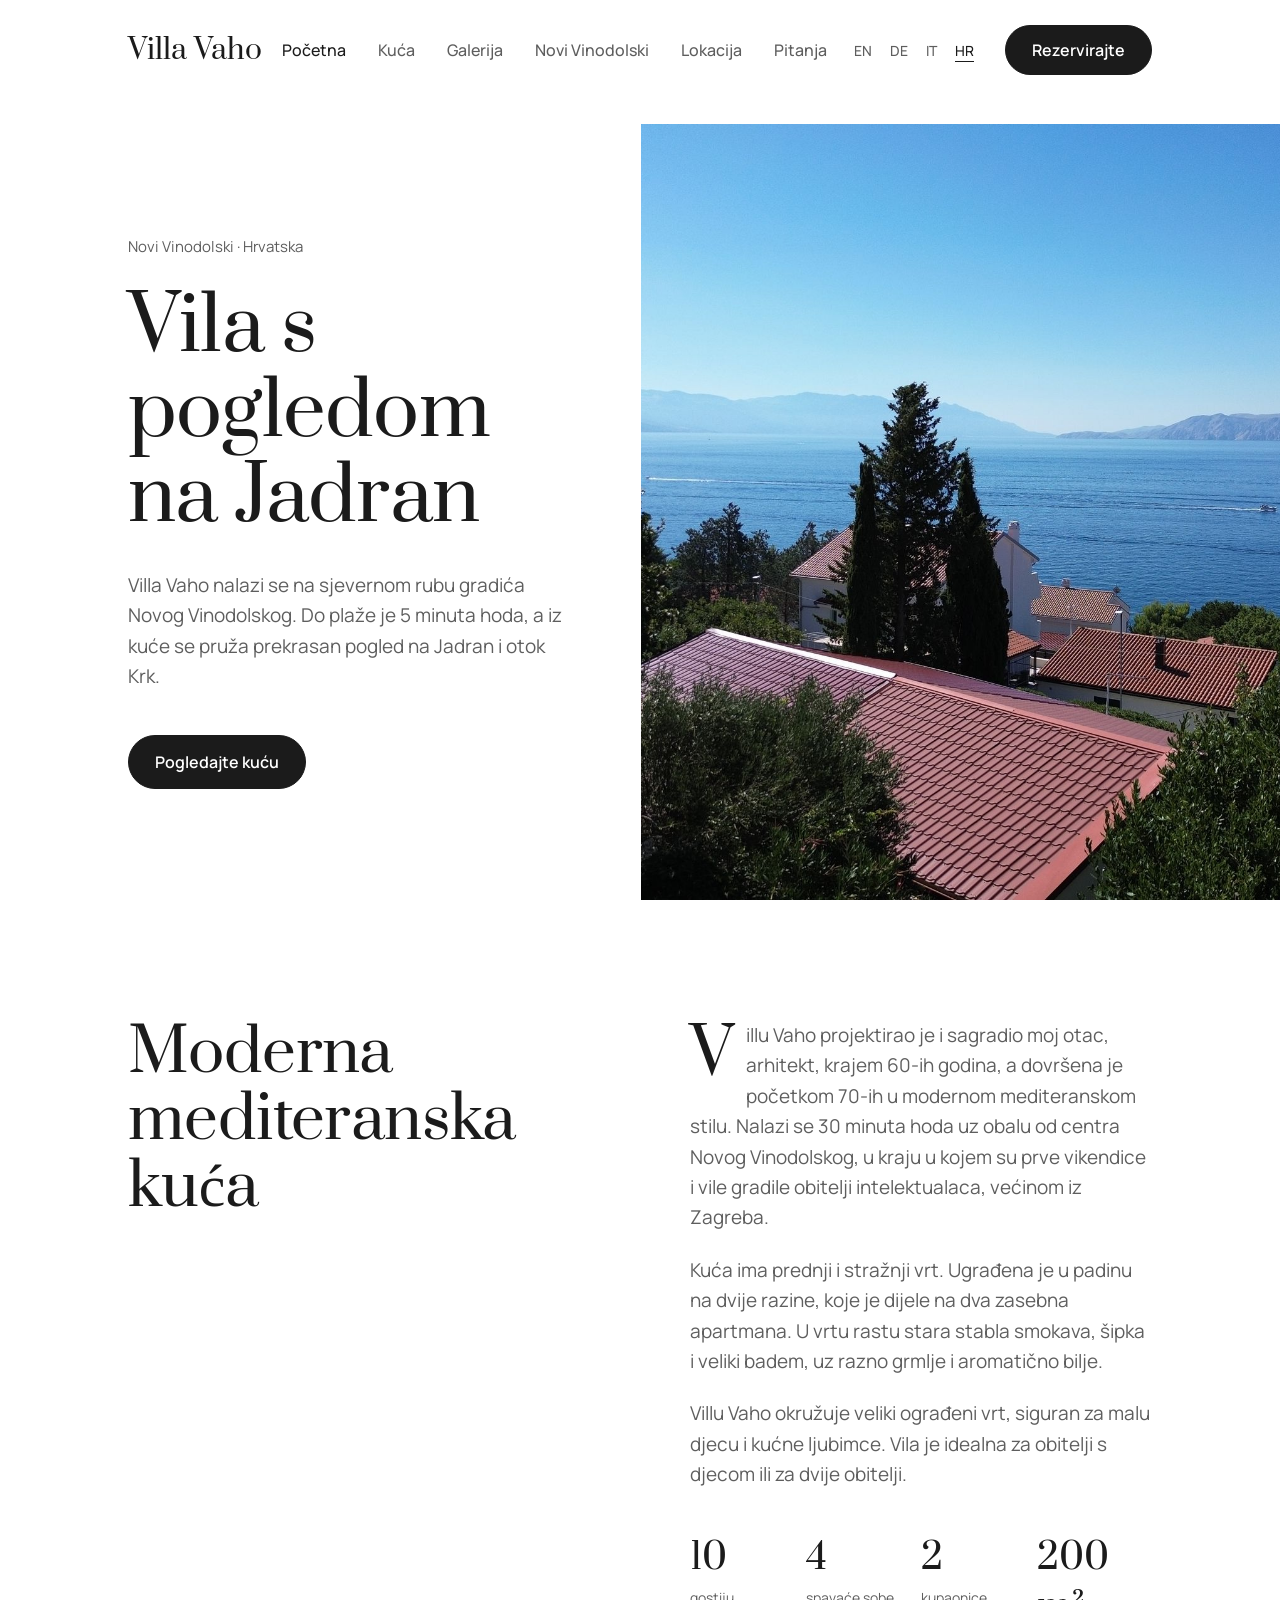
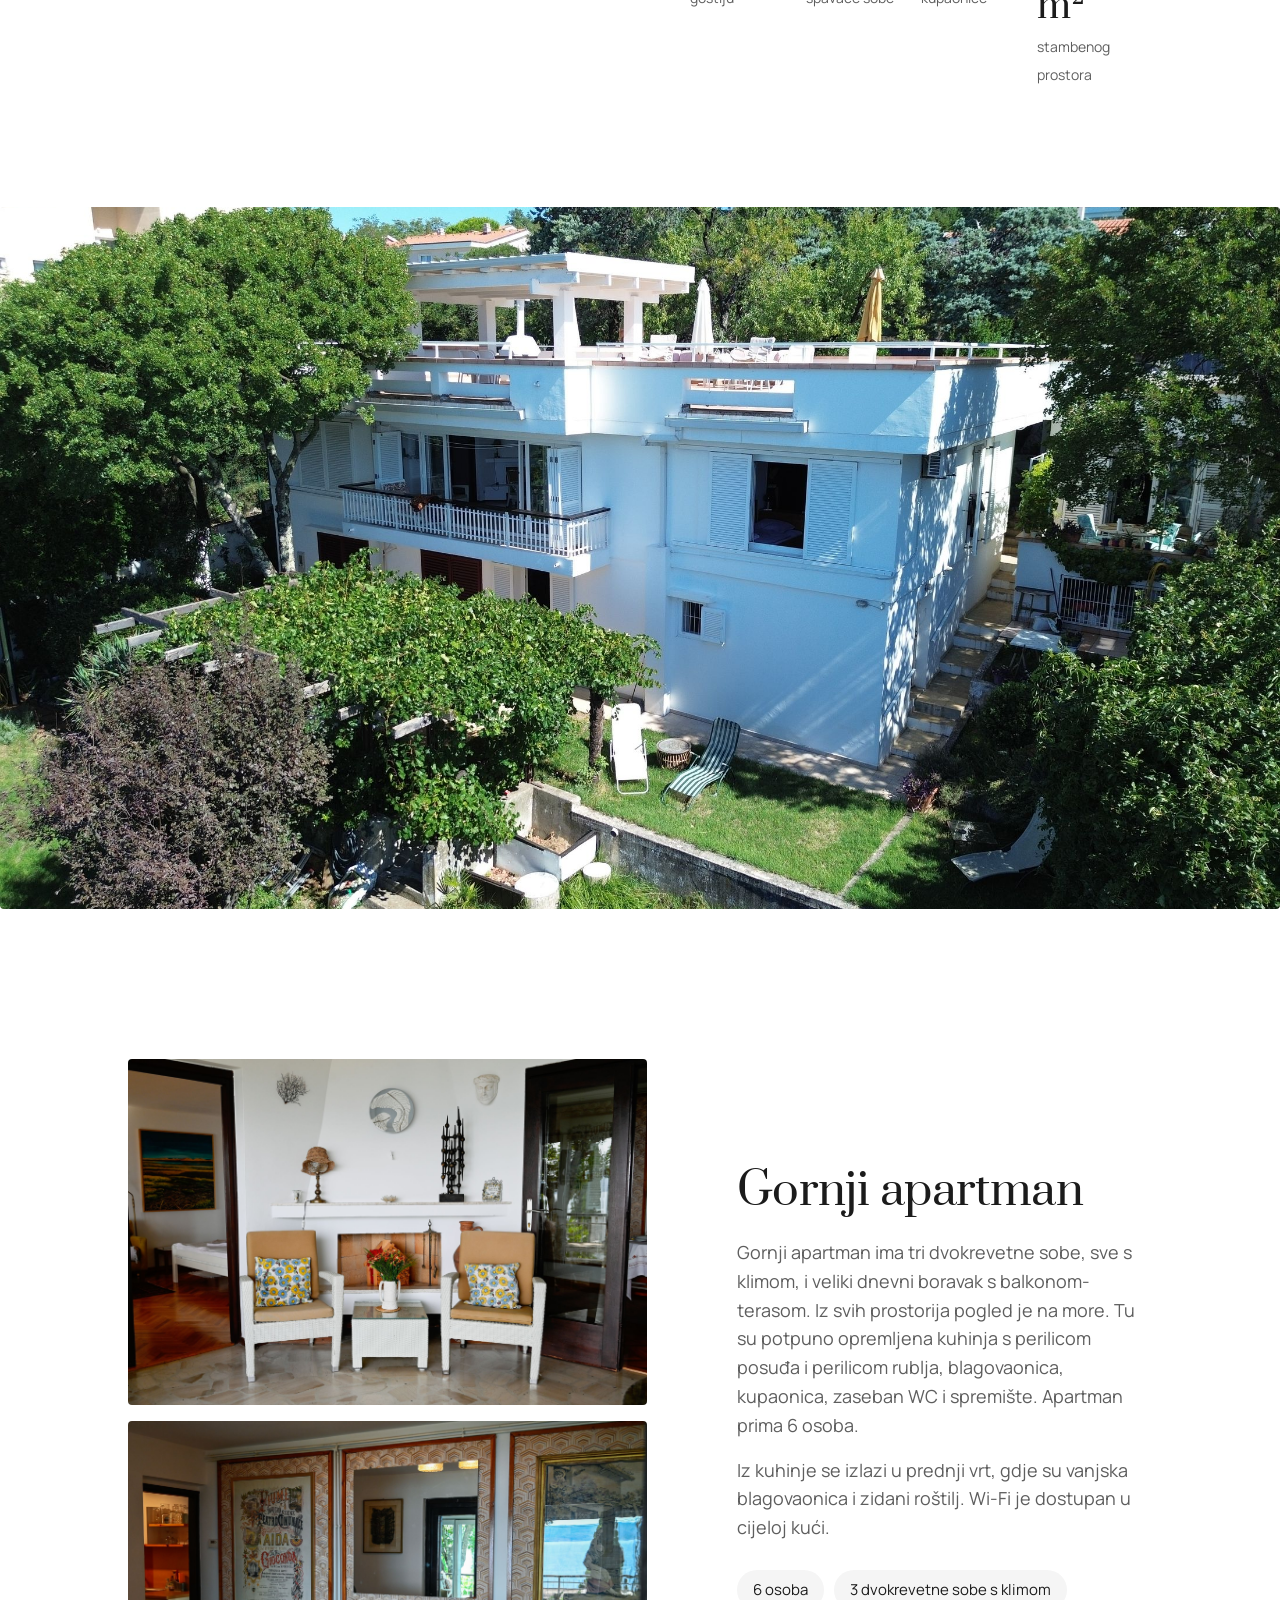
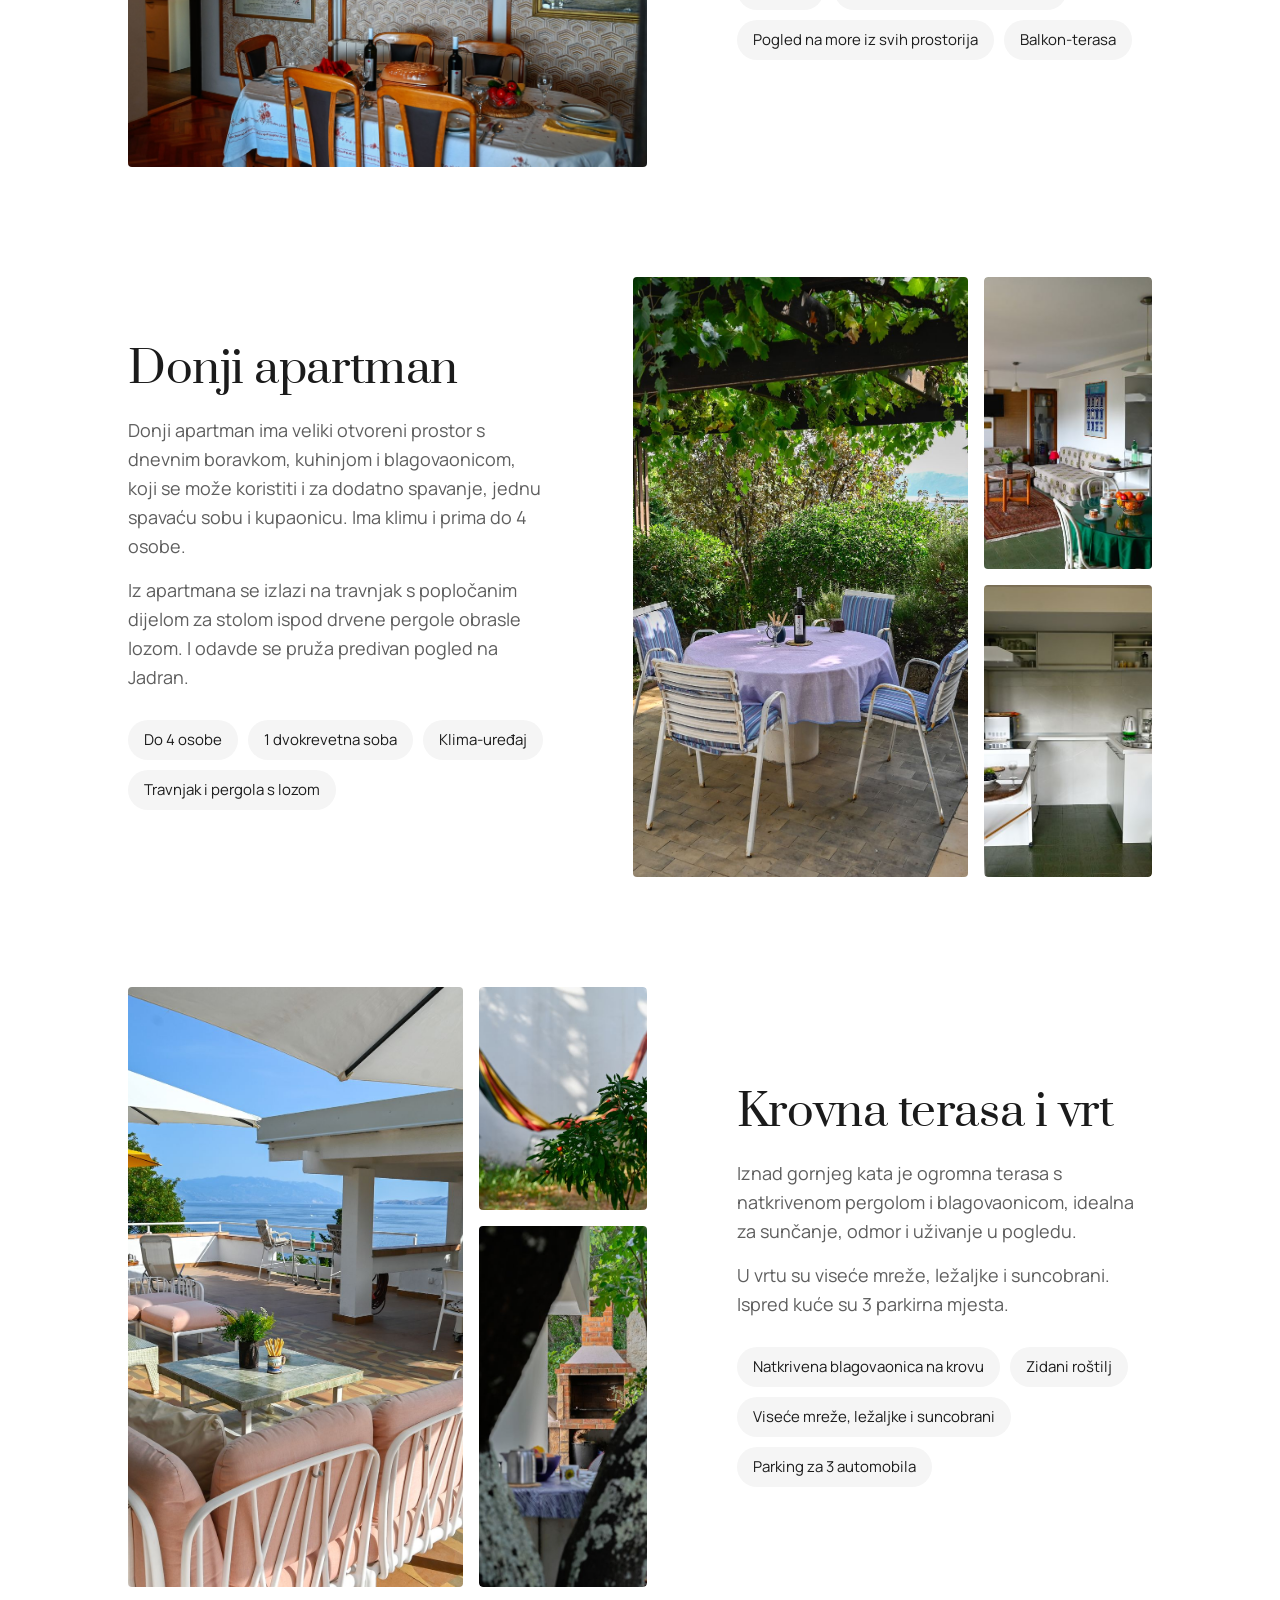
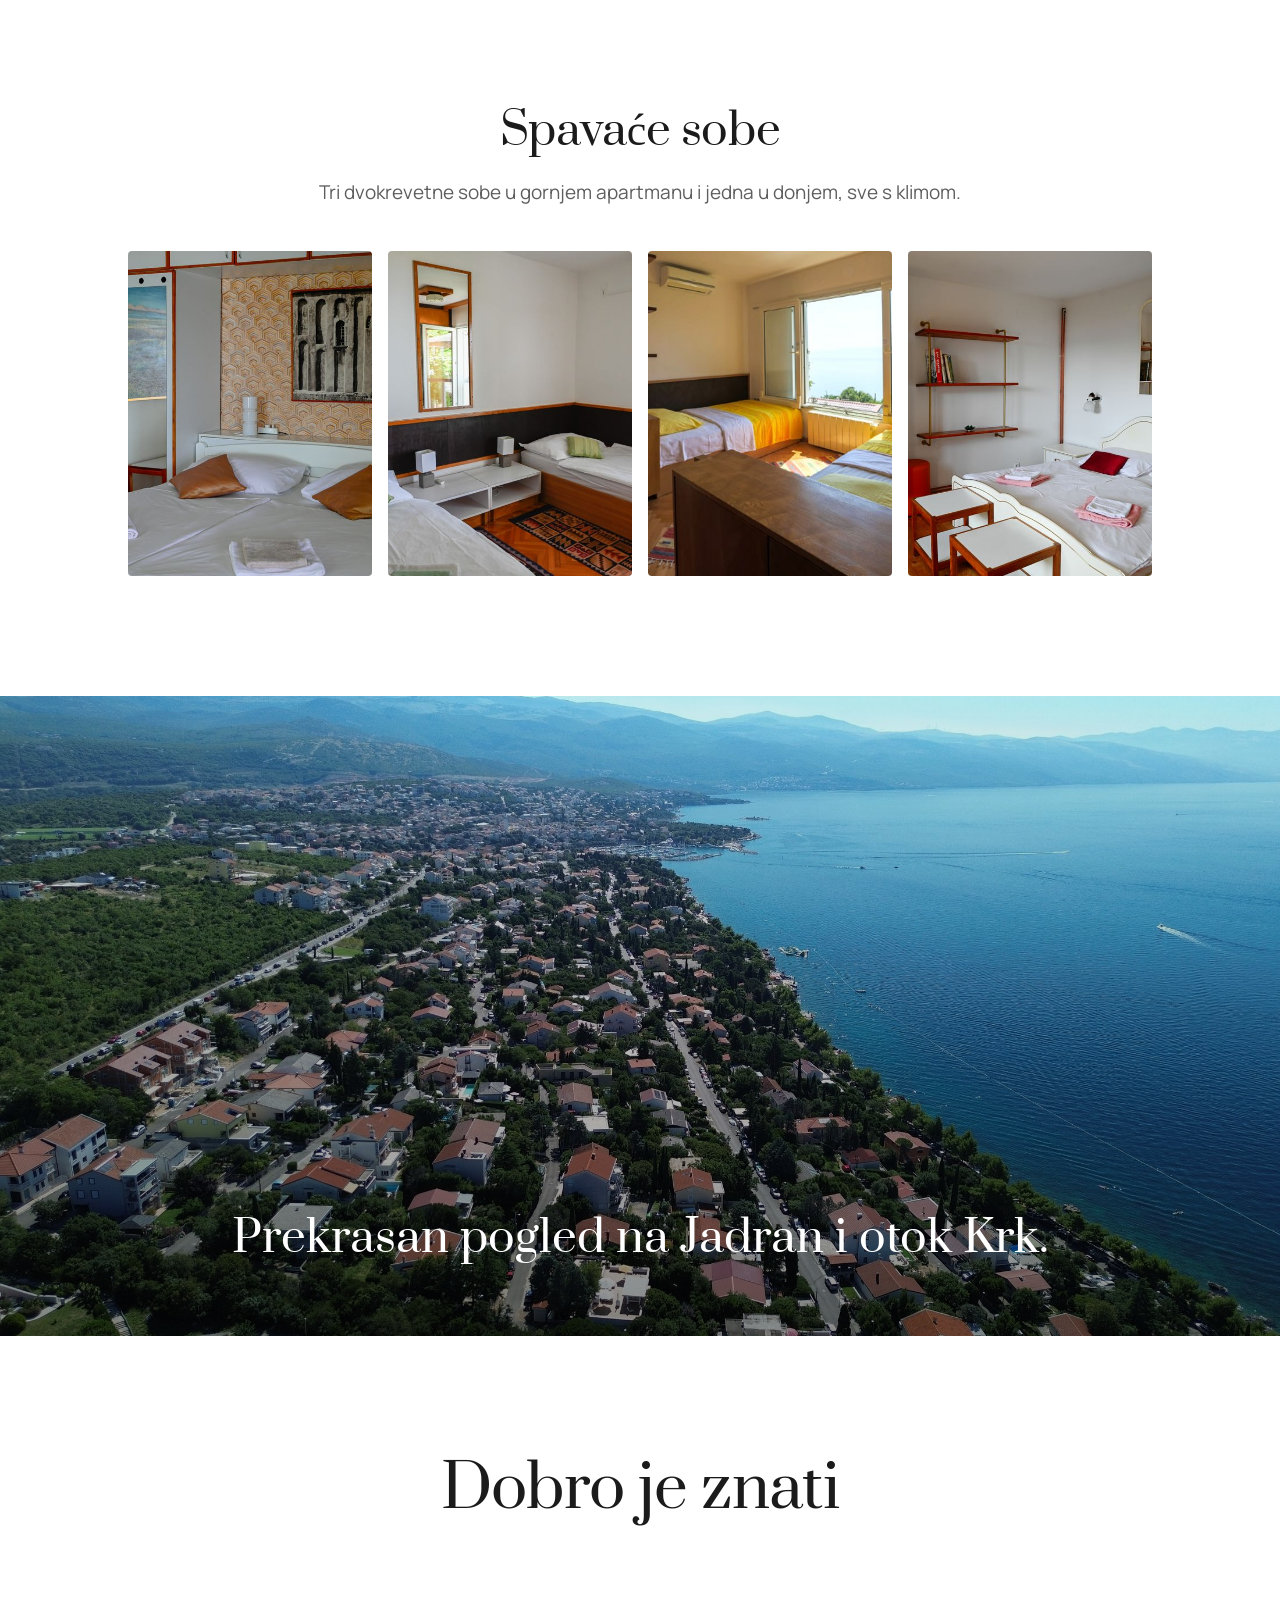
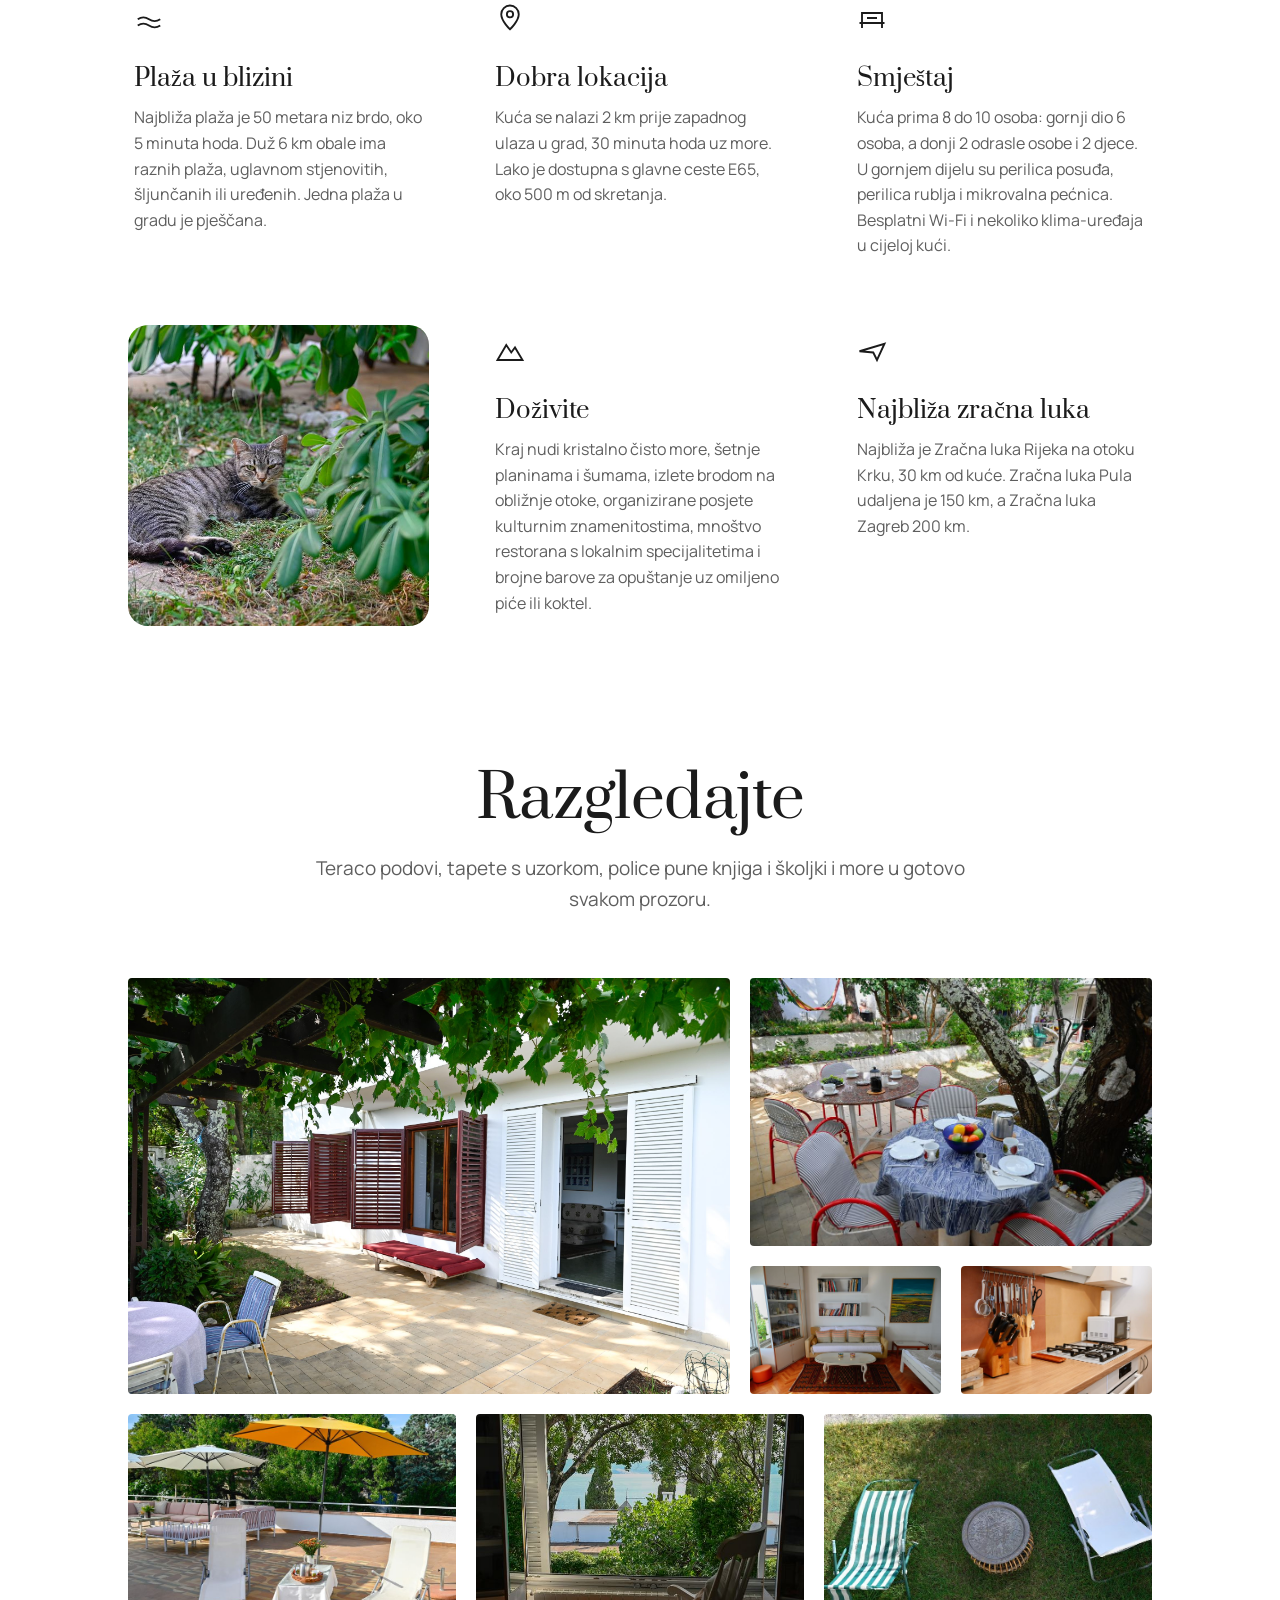
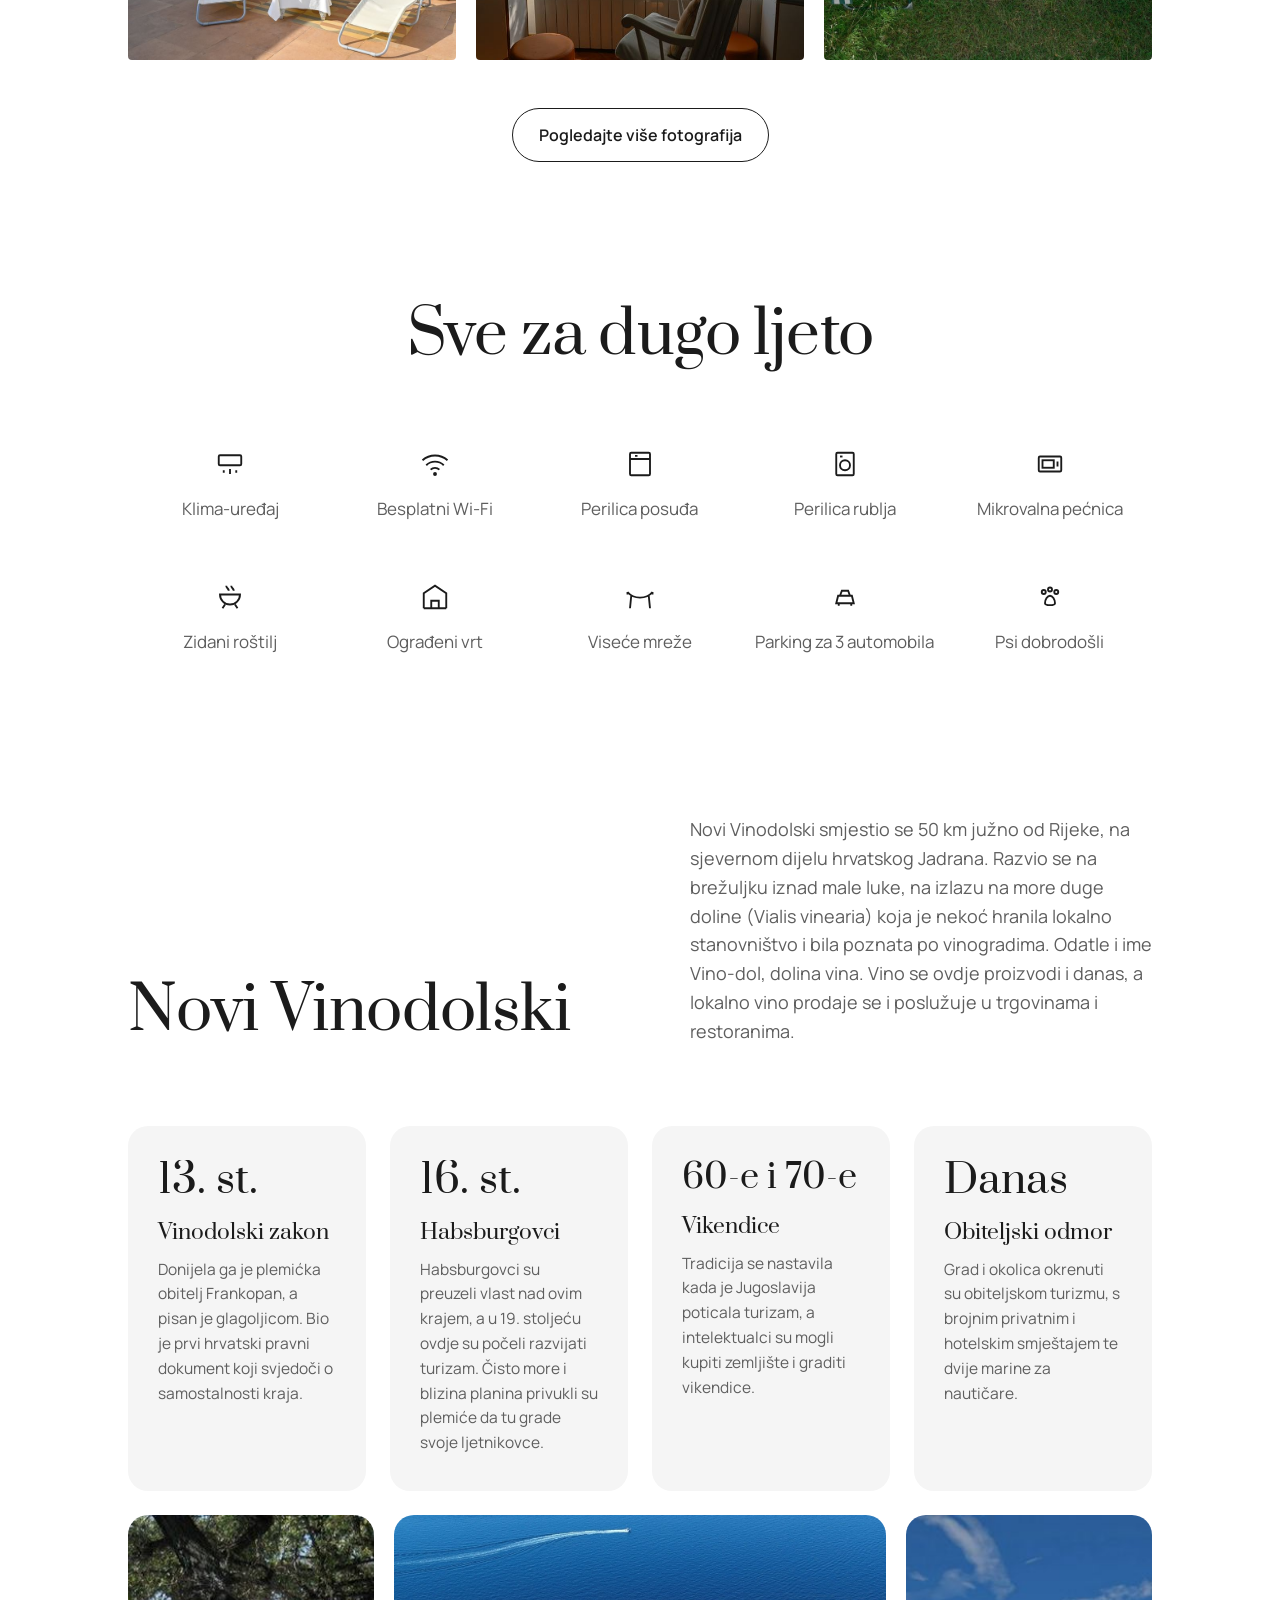
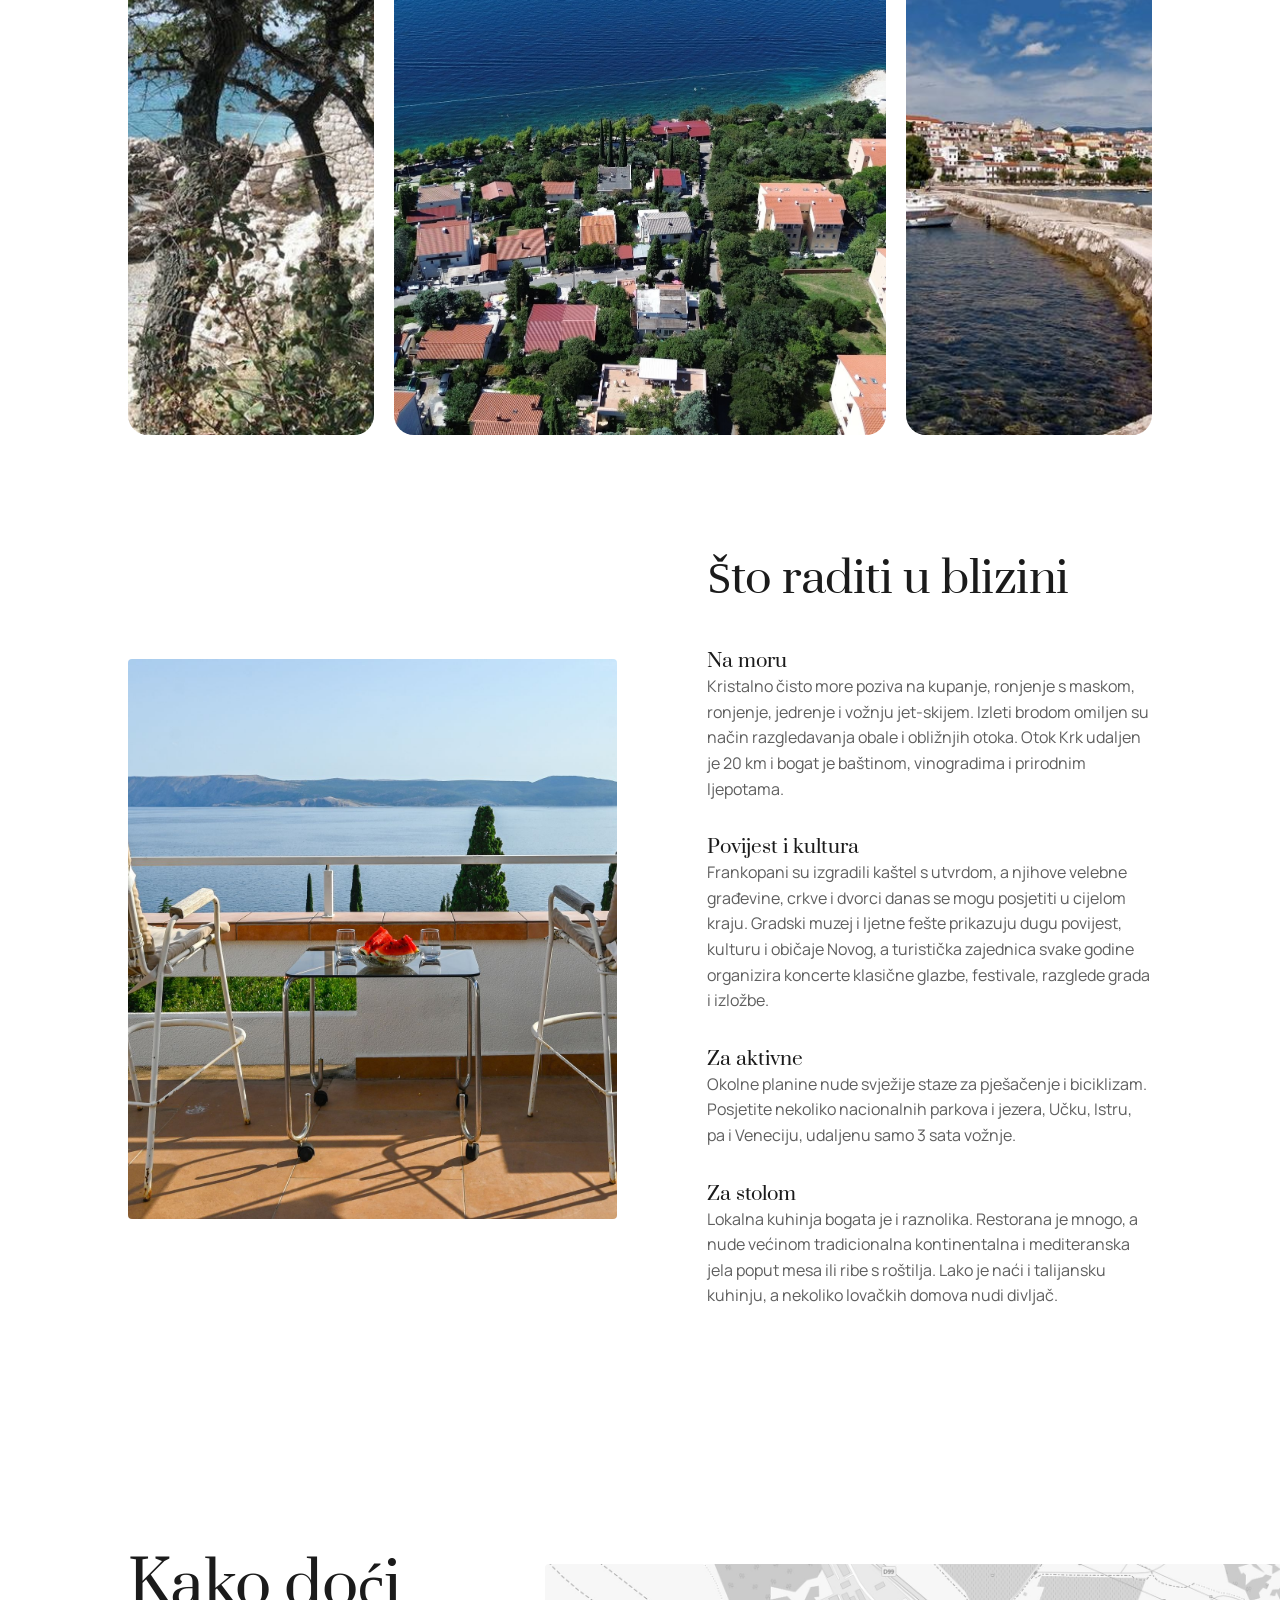
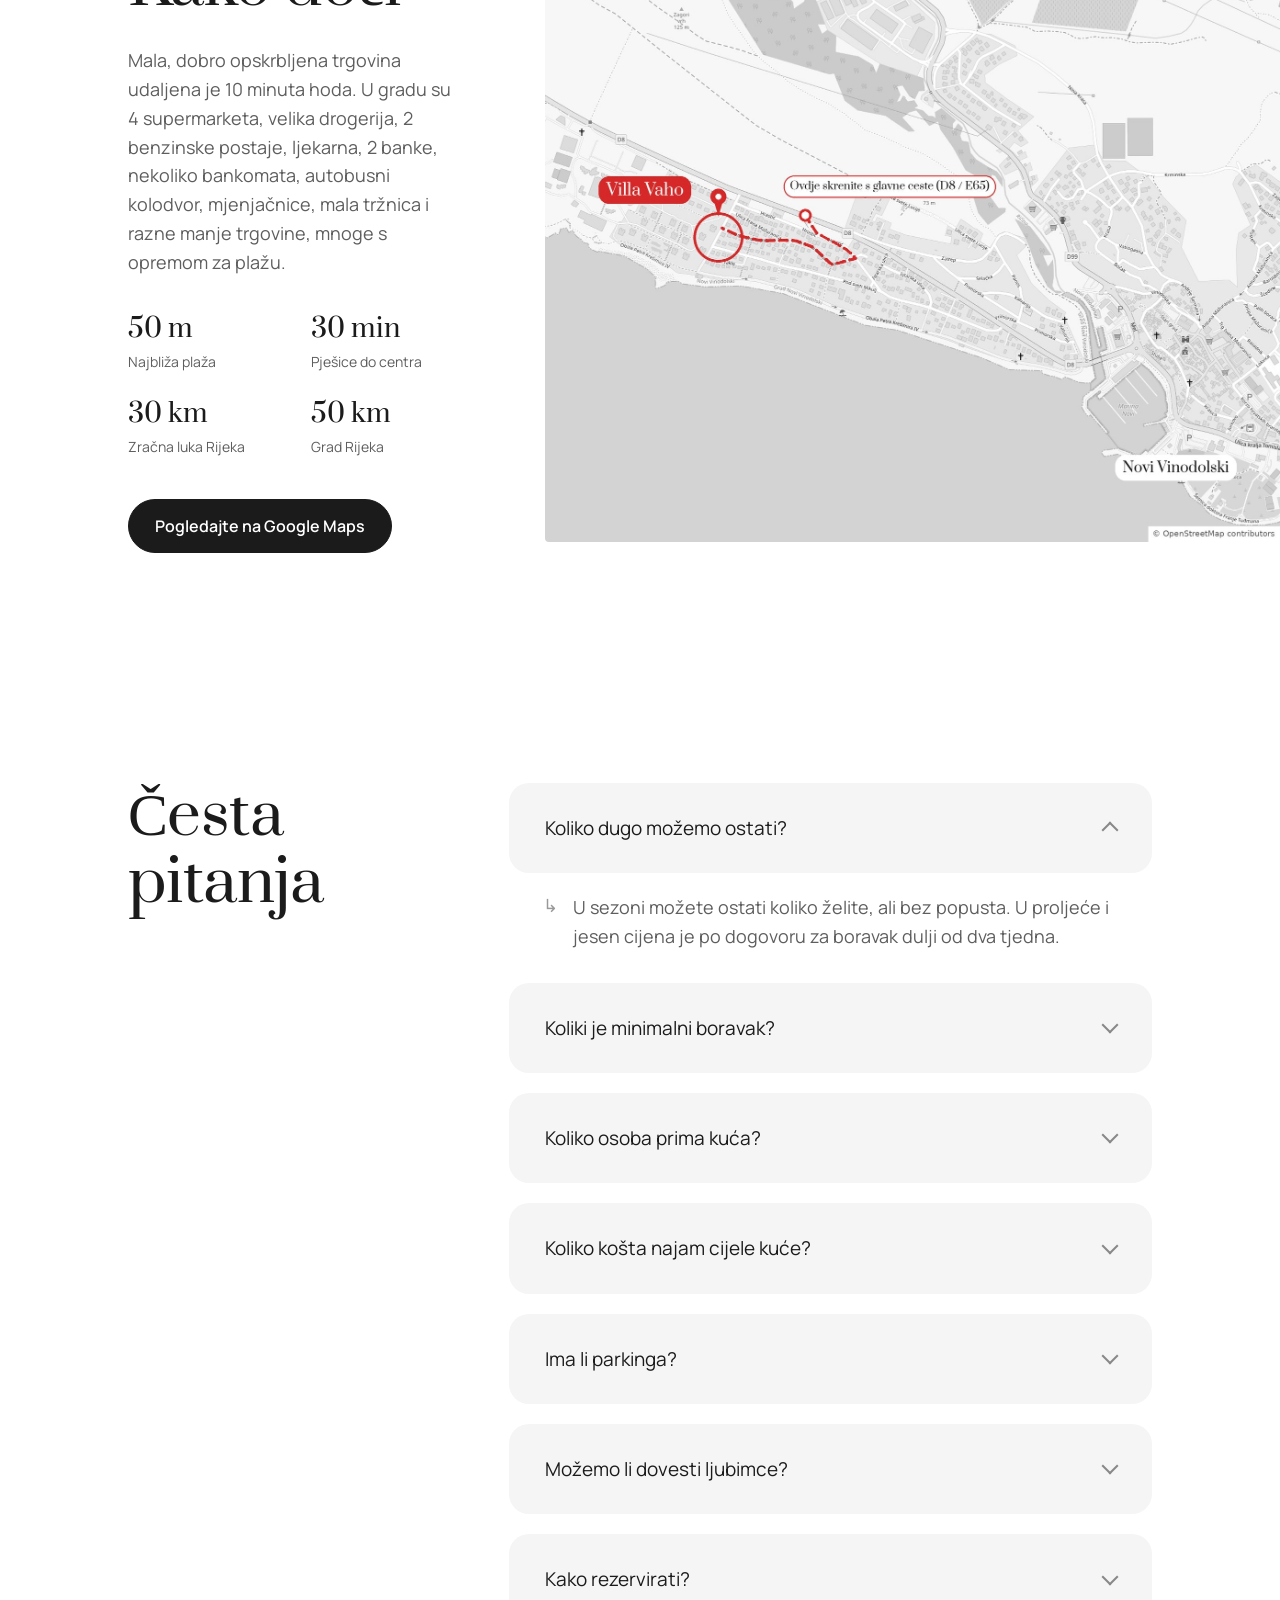
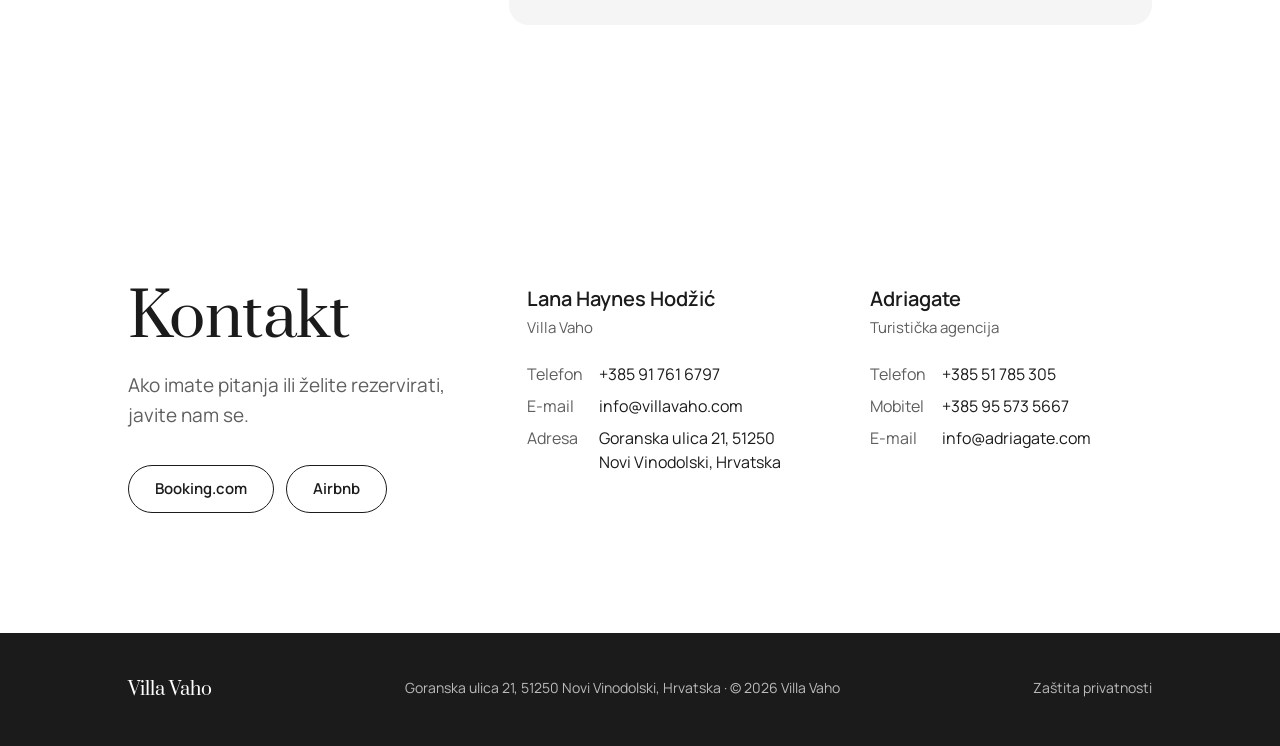
<file: hr.html>
<!doctype html>
<html lang="hr"><head><meta charset="utf-8"><meta name="viewport" content="width=device-width,initial-scale=1">
<title>Villa Vaho · Novi Vinodolski, Hrvatska</title>
<meta name="description" content="Villa Vaho, moderna mediteranska obiteljska kuća s pogledom na Jadran i otok Krk u Novom Vinodolskom. Do 10 gostiju, ograđeni vrt, krovna terasa, 5 minuta do plaže.">
<meta name="robots" content="noindex">
<link rel="alternate" hreflang="en" href="index.html">
<link rel="alternate" hreflang="de" href="de.html">
<link rel="alternate" hreflang="it" href="it.html">
<link rel="alternate" hreflang="hr" href="hr.html">
<link rel="preload" href="fonts/prata-latin.woff2" as="font" type="font/woff2" crossorigin>
<link rel="icon" href="favicon.ico" sizes="any">
<link rel="icon" href="favicon.svg" type="image/svg+xml">
<link rel="apple-touch-icon" href="apple-touch-icon.png">
<link rel="stylesheet" href="fonts/fonts.css">
<style>
:root{--ink:#1B1B1B;--ink2:#5E5E5E;--line:#E6E6E6;--soft:#F5F5F5;--acc:#1B1B1B;--w:1440px}
*{box-sizing:border-box;margin:0;padding:0}
html{scroll-behavior:smooth}
[id]{scroll-margin-top:100px}
@media(max-width:860px){[id]{scroll-margin-top:70px}}
body{background:#fff;color:var(--ink);font:400 17.5px/1.6 "Manrope",sans-serif;-webkit-font-smoothing:antialiased}
img{display:block;width:100%;height:100%;object-fit:cover}
a{color:inherit;text-decoration:none}
h1,h2,h3{font-family:"Prata",serif;font-weight:400;letter-spacing:-.01em;line-height:1.12}
h2{font-size:60px}h2 em,h1 em{font-style:normal;color:inherit}
.wrap{max-width:var(--w);margin:0 auto;padding:0 128px}
.lead{color:var(--ink2);font-size:19px;max-width:660px}
.center{text-align:center}.center .lead{margin:20px auto 0}
.btn{display:inline-flex;align-items:center;gap:10px;height:54px;padding:0 26px;border-radius:99px;border:1.5px solid var(--ink);font:600 16px "Manrope";cursor:pointer;background:none;color:var(--ink);transition:.2s}
.btn:hover{background:var(--ink);color:#fff}
.btn.dark{background:var(--ink);color:#fff}.btn.dark:hover{background:#000}
section{padding:120px 0}
/* nav */
nav{position:sticky;top:0;z-index:20;background:rgba(255,255,255,.94);backdrop-filter:blur(8px)}
nav .wrap{display:flex;align-items:center;justify-content:space-between;height:100px}
.logo{font:400 28px "Prata";letter-spacing:0}
nav ul{display:flex;gap:32px;list-style:none;font:500 16px "Manrope";color:var(--ink2)}
nav ul a:hover,nav ul a.on{color:var(--ink)}
nav .btn{height:50px;font-size:16px}
.navr{display:flex;align-items:center;gap:24px}
.langs{display:flex;gap:4px;font:500 14px "Manrope"}
.langs a{color:var(--ink2);padding:6px 7px;border-radius:6px}
.langs a:hover{color:var(--ink)}
.langs a.on{color:var(--ink);text-decoration:underline;text-underline-offset:5px}
.mlangs{margin-top:34px;font-size:18px;gap:10px}
.menu{display:none;background:none;border:0;cursor:pointer;padding:10px;margin-right:-10px}
.menu span{display:block;width:26px;height:12px;border-top:2px solid var(--ink);border-bottom:2px solid var(--ink)}
.mnav{position:fixed;inset:0;background:#fff;z-index:30;display:none;flex-direction:column;padding:24px 20px}
.mnav.on{display:flex}
.mnav .top{display:flex;justify-content:space-between;align-items:center;height:46px}
.mnav .x{background:none;border:0;font-size:30px;cursor:pointer;line-height:1}
.mnav ul{list-style:none;margin-top:40px}
.mnav li a{display:block;font:400 34px/1.2 "Prata";padding:10px 0}
.mnav .btn{margin-top:30px;align-self:flex-start}
/* hero */
.hero{padding:24px 0 0}
.hero .wrap{display:grid;grid-template-columns:1fr 1.45fr;gap:72px;align-items:center;max-width:none;padding-right:0;padding-left:max(128px,calc((100vw - var(--w))/2 + 128px))}
.hero .where{font-size:15px;color:var(--ink2);margin-bottom:26px;display:flex;align-items:center;gap:10px}

.hero h1{font-size:76px;margin-bottom:30px}
.hero .lead{margin-bottom:44px;max-width:540px}
.hero .ph{height:calc(100vh - 124px);min-height:640px;max-height:900px}
/* welcome */
.welcome .wrap{display:grid;grid-template-columns:1fr 1fr;gap:100px;align-items:start}
.welcome h2{position:sticky;top:140px}
.welcome p{color:var(--ink2);font-size:19px;margin-bottom:22px}
.welcome p:first-child:first-letter{font:400 64px/0.9 "Prata";float:left;margin:6px 12px 0 0;color:var(--ink)}
.stats{display:grid;grid-template-columns:repeat(4,1fr);margin-top:44px}
.stats b{display:block;font:400 36px "Prata"}
.stats span{font-size:14px;color:var(--ink2)}
.wide{height:78vh;min-height:520px;max-height:860px;overflow:hidden;cursor:zoom-in}
/* rooms rows */
.house{padding-top:40px}
.row{display:grid;grid-template-columns:1.25fr 1fr;gap:90px;align-items:center;margin-top:110px}
.row.rev{grid-template-columns:1fr 1.25fr}.row.rev .pics{order:2}
.pics{display:grid;grid-template-columns:2fr 1fr;gap:16px;height:600px}
.pics .side{display:grid;gap:16px}
.pics.two{grid-template-columns:1fr;grid-template-rows:1fr 1fr;height:auto}
.pics.two>div{aspect-ratio:3/2}
.pics>div,.pics .side>div{overflow:hidden;border-radius:4px}
.row .no{font:600 15px "Manrope";color:var(--acc);margin-bottom:14px;letter-spacing:.1em}
.row h3{font-size:44px;margin-bottom:22px}
.row p{color:var(--ink2);font-size:18px;margin-bottom:16px}
.ticks{list-style:none;margin-top:28px;display:flex;flex-wrap:wrap;gap:10px}
.ticks li{padding:8px 16px;background:var(--soft);border-radius:99px;font-size:15px}

.beds{margin-top:120px}
.beds h3{font-size:44px}
.bedgrid{display:grid;grid-template-columns:repeat(4,1fr);gap:16px;margin-top:44px}
.bedgrid .t{aspect-ratio:3/4;border-radius:4px}
/* band */
.band{position:relative;height:640px;color:#fff;overflow:hidden;padding:0}
.band img{position:absolute;inset:0}
.band:after{content:"";position:absolute;inset:0;background:linear-gradient(180deg,rgba(0,0,0,.05),rgba(0,0,0,.45))}
.band .q{position:absolute;z-index:2;left:0;right:0;bottom:70px;text-align:center;padding:0 20px}
.band blockquote{font:400 44px/1.25 "Prata";max-width:900px;margin:0 auto}
/* glance */
.glance .grid{display:grid;grid-template-columns:repeat(3,1fr);gap:56px 60px;margin-top:70px;align-items:start}
.gl{padding:10px 6px}
.gl svg{width:30px;height:30px;stroke:var(--acc);fill:none;stroke-width:1.5;margin-bottom:22px}
.gl h4{font:400 24px "Prata";margin-bottom:10px}
.gl p{color:var(--ink2);font-size:16px}
.gl.photo{padding:0;overflow:hidden;border-radius:20px;height:100%;min-height:240px}
/* gallery */
.mosaic{display:grid;grid-template-columns:1.5fr 1fr;gap:20px;margin-top:64px}
.mosaic .col{display:grid;gap:20px}
.mosaic .two{display:grid;grid-template-columns:1fr 1fr;gap:20px}
.t{cursor:zoom-in;overflow:hidden;border-radius:4px}
.t img{transition:transform .6s}.t:hover img{transform:scale(1.03)}
.row3{display:grid;grid-template-columns:1fr 1fr 1fr;gap:20px;margin-top:20px}
.row3 .t{aspect-ratio:4/3}
.gbtn{text-align:center;margin-top:48px}
/* facilities */
.fac{display:grid;grid-template-columns:repeat(5,1fr);row-gap:60px;margin-top:80px;text-align:center}
.fac div{color:var(--ink2);font-size:17px}
.fac svg{width:30px;height:30px;stroke:var(--acc);fill:none;stroke-width:1.5;margin:0 auto 16px;display:block}
/* novi story */
.story{background:#fff;padding-top:40px}
.story .top{display:grid;grid-template-columns:1fr 1fr;gap:100px;align-items:end;margin-bottom:80px}
.story .top p{color:var(--ink2);font-size:18px}
.facts{display:grid;grid-template-columns:repeat(4,minmax(0,1fr));gap:24px}
.fact{background:var(--soft);border-radius:20px;padding:34px 30px 36px}
.fact .yr{font:400 40px "Prata";color:var(--acc);line-height:1;margin-bottom:18px;white-space:nowrap;overflow:hidden}
.fact h4{font:400 21px "Prata";margin-bottom:10px}
.fact p{color:var(--ink2);font-size:15.5px}
.todo{display:grid;grid-template-columns:1.1fr 1fr;gap:90px;align-items:center;margin-top:120px}
.todo .ph{height:560px;border-radius:4px;overflow:hidden}
.todo h3{font-size:44px;margin-bottom:26px}
.todo dl{}
.todo dt{font:400 19px "Prata";padding-top:18px}
.todo dd{color:var(--ink2);font-size:16px;padding-bottom:14px}
.strip{display:grid;grid-template-columns:1fr 2fr 1fr;gap:20px;height:520px;margin-top:24px}
.strip>div{border-radius:20px;overflow:hidden}
/* location */
.loc{padding:0}
.loc .in{display:grid;grid-template-columns:1fr 1.35fr;min-height:760px}
.loc .txt{padding:110px 80px 110px max(128px,calc((100vw - var(--w))/2 + 128px));display:flex;flex-direction:column;justify-content:center}
.loc .txt .lead{margin:26px 0 34px;font-size:18px}
.dist{display:grid;grid-template-columns:1fr 1fr;gap:22px 30px;margin-bottom:40px}
.dist b{display:block;font:400 26px "Prata"}
.dist span{font-size:14px;color:var(--ink2)}
.locph{position:relative;overflow:hidden;align-self:center;aspect-ratio:2800/2200;border-radius:4px 0 0 4px}
.locph img{position:absolute;inset:0}

/* faq */
.faq .wrap{display:grid;grid-template-columns:1fr 2fr;gap:60px}
.faq h2{font-size:60px}
details{background:var(--soft);border-radius:20px;margin-bottom:20px}
summary{list-style:none;cursor:pointer;padding:30px 36px;font-size:19px;display:flex;justify-content:space-between;align-items:center;gap:20px}
summary::-webkit-details-marker{display:none}
summary:after{content:"";width:10px;height:10px;border-right:2px solid #888;border-bottom:2px solid #888;transform:rotate(45deg);transition:.2s;flex:none;margin-top:-6px}
details[open] summary:after{transform:rotate(-135deg);margin-top:4px}
details[open]{background:none}
details[open] summary{background:var(--soft);border-radius:20px}
details p{padding:20px 36px 12px 64px;color:var(--ink2);font-size:18px;position:relative}
details p:before{content:"↳";position:absolute;left:34px;top:18px;color:#999}
/* contact */
.contact{}
.contact .wrap{display:grid;grid-template-columns:1.2fr 1fr 1fr;gap:60px;align-items:start}
.person h4{font:600 20px "Manrope";margin-bottom:4px}
.person .role{color:var(--ink2);font-size:15px;margin-bottom:18px}
.person p{font-size:16px;line-height:2}
.person p span{color:var(--ink2);display:inline-block;width:72px;vertical-align:top}
.person p a{display:inline-block;max-width:calc(100% - 80px);vertical-align:top;line-height:1.5;padding:4px 0}
.person a:hover,.legal a:hover{text-decoration:underline}
.book{margin-top:34px;display:flex;gap:12px;flex-wrap:wrap}
.book .btn{height:48px;font-size:15px}
footer{background:var(--ink);color:#bbb;padding:44px 0;font-size:14px}
footer .wrap{display:flex;justify-content:space-between;gap:20px;flex-wrap:wrap}
footer .logo{color:#fff;font-size:18px}
footer a:hover{color:#fff}
footer nav,footer .links{display:flex;gap:22px;flex-wrap:wrap;position:static;background:none;backdrop-filter:none}
footer button{background:none;border:0;color:inherit;font:inherit;cursor:pointer;padding:0}
footer button:hover{color:#fff}
/* lightbox */
.lb{position:fixed;inset:0;background:rgba(15,15,15,.96);z-index:50;display:none;flex-direction:column}
.lb.on{display:flex}
.lb .bar{display:flex;justify-content:space-between;align-items:center;color:#fff;padding:18px 26px;font-size:15px}
.lb .x{background:none;border:0;color:#fff;font-size:30px;cursor:pointer;line-height:1}
.lb .stage{flex:1;position:relative;display:flex;align-items:center;justify-content:center;padding:0 80px 30px;min-height:0}
.lb .stage img{max-width:100%;max-height:100%;width:auto;height:auto;object-fit:contain}
.lb .nav{position:absolute;top:50%;transform:translateY(-50%);background:rgba(255,255,255,.12);border:0;color:#fff;width:52px;height:52px;border-radius:50%;font-size:22px;cursor:pointer}
.lb .prev{left:18px}.lb .next{right:18px}
.allg{position:fixed;inset:0;background:#fff;z-index:40;overflow:auto;display:none}
.allg.on{display:block}
.allg .head .logo{font-size:22px!important}
.allg .head{position:sticky;top:0;background:#fff;display:flex;justify-content:space-between;align-items:center;padding:20px 40px;z-index:2}
.allg h4{font:400 30px "Prata";margin:64px 40px 30px}
.allg .g{display:flex;flex-wrap:wrap;gap:8px;padding:0 40px}
.allg .g img{display:block;flex:none;object-fit:cover;cursor:zoom-in;border-radius:3px}
/* responsive */
@media(max-width:1200px){.wrap{padding:0 56px}.hero .wrap{padding-left:56px}.loc .txt{padding-left:56px}.hero h1{font-size:64px}h2{font-size:46px}nav ul{gap:20px}.row,.todo{gap:56px}.facts{grid-template-columns:1fr 1fr}}
@media(max-width:860px){
 body{font-size:17px}.wrap{padding:0 20px}section{padding:76px 0}h2{font-size:38px}.lead{font-size:17px}
 nav .wrap{height:70px}.logo{font-size:19px}nav ul,nav .btn,.navr{display:none}
 .menu{display:block}
 .hero{padding:6px 0 0}.hero .wrap{grid-template-columns:1fr;gap:34px;padding:0 20px}
 .hero h1{font-size:44px;margin-bottom:18px}.hero .lead{margin-bottom:28px}
 .hero .ph{height:440px;min-height:0;border-radius:4px;overflow:hidden}
 .welcome .wrap{grid-template-columns:1fr;gap:30px}.welcome h2{position:static}.welcome p{font-size:17px}
 .stats{grid-template-columns:1fr 1fr;row-gap:20px}.stats b{font-size:30px}
 .house{padding-top:0}.row,.row.rev{grid-template-columns:1fr;gap:30px;margin-top:70px}.row.rev .pics{order:0}
 .pics{height:380px;gap:10px}.pics.two{height:auto}.pics .side{gap:10px}.row h3{font-size:34px}.row p{font-size:16px}
 .beds{margin-top:70px}.beds h3{font-size:34px}.bedgrid{grid-template-columns:1fr 1fr;gap:10px;margin-top:28px}
 .band{height:460px}.band blockquote{font-size:28px}.band .q{bottom:44px}
 .glance .grid{grid-template-columns:1fr;gap:16px;margin-top:40px}.gl.photo{height:280px}
 .mosaic{grid-template-columns:1fr;gap:10px;margin-top:40px}.mosaic .col,.mosaic .two{gap:10px}.row3{gap:10px;margin-top:10px;grid-template-columns:1fr 1fr}.row3 .t:last-child{display:none}
 .fac{grid-template-columns:repeat(2,1fr);row-gap:38px;margin-top:48px}.fac div{font-size:15px}
 .story .top{grid-template-columns:1fr;gap:20px;margin-bottom:40px}.facts{grid-template-columns:1fr;gap:14px}
 .strip{grid-template-columns:1fr 1fr;height:auto}.strip>div{height:260px}.strip>div:nth-child(2){grid-column:1/-1;order:-1}
 .wide{height:380px;min-height:0}
 .todo{grid-template-columns:1fr;gap:34px;margin-top:70px}.todo .ph{height:320px}.todo h3{font-size:34px}
 .loc .in{grid-template-columns:1fr}.loc .txt{padding:70px 20px}.locph{border-radius:0}
 .faq .wrap{grid-template-columns:1fr;gap:28px}.faq h2{font-size:40px}
 summary{padding:20px 22px;font-size:16.5px}details{border-radius:16px;margin-bottom:12px}details p{padding:14px 20px 6px 50px;font-size:16px}details p:before{left:22px;top:12px}
 .contact .wrap{grid-template-columns:1fr;gap:40px}
 .lb .stage{padding:0 10px 20px}.lb .nav{display:none}
 .allg .g{padding:0 14px;gap:6px}.allg h4{margin:44px 14px 20px;font-size:24px}.allg .head .logo{font-size:22px!important}
.allg .head{padding:14px}
}

.t:focus-visible,.btn:focus-visible,a:focus-visible,summary:focus-visible{outline:2px solid var(--acc);outline-offset:3px}
</style></head><body>

<nav><div class="wrap">
  <a class="logo" href="#top">Villa Vaho</a>
  <ul><li><a class="on" href="#top">Početna</a></li><li><a href="#house">Kuća</a></li><li><a href="#gallery">Galerija</a></li><li><a href="#novi">Novi Vinodolski</a></li><li><a href="#location">Lokacija</a></li><li><a href="#faq">Pitanja</a></li></ul>
  <div class="navr"><div class="langs" aria-label="Jezik"><a href="index.html" hreflang="en" lang="en">EN</a><a href="de.html" hreflang="de" lang="de">DE</a><a href="it.html" hreflang="it" lang="it">IT</a><a href="hr.html" hreflang="hr" lang="hr" class="on">HR</a></div><a class="btn dark" href="#contact">Rezervirajte</a></div>
  <button class="menu" id="menuBtn" aria-label="Otvori izbornik" aria-expanded="false"><span></span></button>
</div></nav>

<div class="mnav" id="mnav" aria-hidden="true">
  <div class="top"><a class="logo" href="#top">Villa Vaho</a><button class="x" id="menuClose" aria-label="Zatvori izbornik">✕</button></div>
  <ul><li><a href="#top">Početna</a></li><li><a href="#house">Kuća</a></li><li><a href="#gallery">Galerija</a></li><li><a href="#novi">Novi Vinodolski</a></li><li><a href="#location">Lokacija</a></li><li><a href="#faq">Pitanja</a></li><li><a href="#contact">Kontakt</a></li></ul>
  <a class="btn dark" href="#contact">Rezervirajte</a>
  <div class="langs mlangs" aria-label="Jezik"><a href="index.html" hreflang="en" lang="en">EN</a><a href="de.html" hreflang="de" lang="de">DE</a><a href="it.html" hreflang="it" lang="it">IT</a><a href="hr.html" hreflang="hr" lang="hr" class="on">HR</a></div>
</div>

<header class="hero" id="top"><div class="wrap">
  <div>
    <div class="where">Novi Vinodolski · Hrvatska</div>
    <h1>Vila s pogledom na <em>Jadran</em></h1>
    <p class="lead">Villa Vaho nalazi se na sjevernom rubu gradića Novog Vinodolskog. Do plaže je 5 minuta hoda, a iz kuće se pruža prekrasan pogled na Jadran i otok Krk.</p>
    <a class="btn dark" href="#house">Pogledajte kuću</a>
  </div>
  <div class="ph"><img src="img/full/136.jpg" alt="Kvarnerski zaljev i otok Krk iznad Ville Vaho"></div>
</div></header>

<section class="welcome" id="welcome"><div class="wrap">
  <div><h2>Moderna mediteranska kuća</h2></div>
  <div>
    <p>Villu Vaho projektirao je i sagradio moj otac, arhitekt, krajem 60-ih godina, a dovršena je početkom 70-ih u modernom mediteranskom stilu. Nalazi se 30 minuta hoda uz obalu od centra Novog Vinodolskog, u kraju u kojem su prve vikendice i vile gradile obitelji intelektualaca, većinom iz Zagreba.</p>
    <p>Kuća ima prednji i stražnji vrt. Ugrađena je u padinu na dvije razine, koje je dijele na dva zasebna apartmana. U vrtu rastu stara stabla smokava, šipka i veliki badem, uz razno grmlje i aromatično bilje.</p>
    <p>Villu Vaho okružuje veliki ograđeni vrt, siguran za malu djecu i kućne ljubimce. Vila je idealna za obitelji s djecom ili za dvije obitelji.</p>
    <div class="stats">
      <div><b>10</b><span>gostiju</span></div>
      <div><b>4</b><span>spavaće sobe</span></div>
      <div><b>2</b><span>kupaonice</span></div>
      <div><b>200 m²</b><span>stambenog prostora</span></div>
    </div>
  </div>
</div></section>

<div class="wide t" data-i="132" tabindex="0" role="button" aria-label="Otvori fotografiju"><img src="img/full/132.jpg" alt="Villa Vaho iz zraka, okružena vrtom"></div>

<section class="house" id="house"><div class="wrap">
  <div class="row">
    <div class="pics two">
      <div class="t" data-i="19"><img src="img/full/19.jpg" alt="Dnevni boravak s kaminom u gornjem apartmanu"></div>
      <div class="t" data-i="12"><img src="img/full/12.jpg" alt="Blagovaonica u gornjem apartmanu"></div>
    </div>
    <div>
      <h3>Gornji apartman</h3>
      <p>Gornji apartman ima tri dvokrevetne sobe, sve s klimom, i veliki dnevni boravak s balkonom-terasom. Iz svih prostorija pogled je na more. Tu su potpuno opremljena kuhinja s perilicom posuđa i perilicom rublja, blagovaonica, kupaonica, zaseban WC i spremište. Apartman prima 6 osoba.</p>
      <p>Iz kuhinje se izlazi u prednji vrt, gdje su vanjska blagovaonica i zidani roštilj. Wi-Fi je dostupan u cijeloj kući.</p>
      <ul class="ticks"><li>6 osoba</li><li>3 dvokrevetne sobe s klimom</li><li>Pogled na more iz svih prostorija</li><li>Balkon-terasa</li></ul>
    </div>
  </div>
  <div class="row rev">
    <div class="pics">
      <div class="t" data-i="70"><img src="img/full/70.jpg" alt="Stol pod pergolom s lozom"></div>
      <div class="side"><div class="t" data-i="91"><img src="img/th/91.jpg" alt="Otvoreni dnevni boravak donjeg apartmana"></div><div class="t" data-i="83"><img src="img/th/83.jpg" alt="Kuhinja donjeg apartmana"></div></div>
    </div>
    <div>
      <h3>Donji apartman</h3>
      <p>Donji apartman ima veliki otvoreni prostor s dnevnim boravkom, kuhinjom i blagovaonicom, koji se može koristiti i za dodatno spavanje, jednu spavaću sobu i kupaonicu. Ima klimu i prima do 4 osobe.</p>
      <p>Iz apartmana se izlazi na travnjak s popločanim dijelom za stolom ispod drvene pergole obrasle lozom. I odavde se pruža predivan pogled na Jadran.</p>
      <ul class="ticks"><li>Do 4 osobe</li><li>1 dvokrevetna soba</li><li>Klima-uređaj</li><li>Travnjak i pergola s lozom</li></ul>
    </div>
  </div>
  <div class="row">
    <div class="pics">
      <div class="t" data-i="105"><img src="img/full/105.jpg" alt="Natkrivena pergola i lounge na krovnoj terasi"></div>
      <div class="side"><div class="t" data-i="59"><img src="img/th/59.jpg" alt="Viseća mreža u ograđenom vrtu"></div><div class="t" data-i="65"><img src="img/th/65.jpg" alt="Zidani roštilj u vrtu"></div></div>
    </div>
    <div>
      <h3>Krovna terasa i vrt</h3>
      <p>Iznad gornjeg kata je ogromna terasa s natkrivenom pergolom i blagovaonicom, idealna za sunčanje, odmor i uživanje u pogledu.</p>
      <p>U vrtu su viseće mreže, ležaljke i suncobrani. Ispred kuće su 3 parkirna mjesta.</p>
      <ul class="ticks"><li>Natkrivena blagovaonica na krovu</li><li>Zidani roštilj</li><li>Viseće mreže, ležaljke i suncobrani</li><li>Parking za 3 automobila</li></ul>
    </div>
  </div>
  <div class="beds">
    <div class="center"><h3>Spavaće sobe</h3><p class="lead">Tri dvokrevetne sobe u gornjem apartmanu i jedna u donjem, sve s klimom.</p></div>
    <div class="bedgrid">
      <div class="t" data-i="37"><img src="img/th/37.jpg" alt="Dvokrevetna soba s tapetom"></div>
      <div class="t" data-i="twin"><img src="img/th/twin.jpg" alt="Soba s dva kreveta i zelenim jastucima"></div>
      <div class="t" data-i="oldtwin"><img src="img/th/oldtwin.jpg" alt="Soba s dva kreveta, žutom posteljinom i pogledom na more"></div>
      <div class="t" data-i="77"><img src="img/th/77.jpg" alt="Dvokrevetna soba u donjem apartmanu"></div>
    </div>
  </div>
</div></section>

<section class="band"><img src="img/full/140.jpg" alt="Obala Novog Vinodolskog i Kvarnerski zaljev iz zraka">
  <div class="q"><blockquote>Prekrasan pogled na Jadran i otok Krk.</blockquote></div>
</section>

<section class="glance"><div class="wrap">
  <div class="center"><h2>Dobro je znati</h2></div>
  <div class="grid">
    <div class="gl"><svg viewBox="0 0 24 24"><path d="M3 18c3-2 6-2 9 0s6 2 9 0M3 13c3-2 6-2 9 0s6 2 9 0"/></svg><h4>Plaža u blizini</h4><p>Najbliža plaža je 50 metara niz brdo, oko 5 minuta hoda. Duž 6 km obale ima raznih plaža, uglavnom stjenovitih, šljunčanih ili uređenih. Jedna plaža u gradu je pješčana.</p></div>
    <div class="gl"><svg viewBox="0 0 24 24"><path d="M12 21s-7-6.5-7-12a7 7 0 0 1 14 0c0 5.5-7 12-7 12z"/><circle cx="12" cy="9" r="2.5"/></svg><h4>Dobra lokacija</h4><p>Kuća se nalazi 2 km prije zapadnog ulaza u grad, 30 minuta hoda uz more. Lako je dostupna s glavne ceste E65, oko 500 m od skretanja.</p></div>
    <div class="gl"><svg viewBox="0 0 24 24"><path d="M2 16h20M4 16v4M20 16v4M4 16V8h16v8M8 12h8"/></svg><h4>Smještaj</h4><p>Kuća prima 8 do 10 osoba: gornji dio 6 osoba, a donji 2 odrasle osobe i 2 djece. U gornjem dijelu su perilica posuđa, perilica rublja i mikrovalna pećnica. Besplatni Wi-Fi i nekoliko klima-uređaja u cijeloj kući.</p></div>
    <div class="gl photo t" data-i="68"><img src="img/th/68.jpg" alt="Mačka se odmara u vrtu"></div>
    <div class="gl"><svg viewBox="0 0 24 24"><path d="M2 20 9 8l4 6 3-4 6 10z"/></svg><h4>Doživite</h4><p>Kraj nudi kristalno čisto more, šetnje planinama i šumama, izlete brodom na obližnje otoke, organizirane posjete kulturnim znamenitostima, mnoštvo restorana s lokalnim specijalitetima i brojne barove za opuštanje uz omiljeno piće ili koktel.</p></div>
    <div class="gl"><svg viewBox="0 0 24 24"><path d="M2 13l20-6-6 13-3-6z"/></svg><h4>Najbliža zračna luka</h4><p>Najbliža je Zračna luka Rijeka na otoku Krku, 30 km od kuće. Zračna luka Pula udaljena je 150 km, a Zračna luka Zagreb 200 km.</p></div>
  </div>
</div></section>

<section id="gallery" style="padding-top:20px"><div class="wrap">
  <div class="center"><h2>Razgledajte</h2>
  <p class="lead">Teraco podovi, tapete s uzorkom, police pune knjiga i školjki i more u gotovo svakom prozoru.</p></div>
  <div class="mosaic">
    <div class="t" data-i="74"><img src="img/full/74.jpg" alt="Donji apartman s izlazom u vrt pod pergolom"></div>
    <div class="col">
      <div class="t" data-i="57"><img src="img/th/57.jpg" alt="Stol za doručak u vrtu"></div>
      <div class="two"><div class="t" data-i="33"><img src="img/th/33.jpg" alt="Dnevni boravak s knjigama i slikom"></div><div class="t" data-i="3"><img src="img/th/3.jpg" alt="Kuhinja u gornjem apartmanu"></div></div>
    </div>
  </div>
  <div class="row3">
    <div class="t" data-i="115"><img src="img/th/115.jpg" alt="Ležaljke i žuti suncobran na krovnoj terasi"></div>
    <div class="t" data-i="35"><img src="img/th/35.jpg" alt="Stolica za ljuljanje uz prozor"></div>
    <div class="t" data-i="49"><img src="img/th/49.jpg" alt="Ležaljke na travnjaku"></div>
  </div>
  <div class="gbtn"><button class="btn" id="openAll">Pogledajte više fotografija</button></div>
</div></section>

<section id="facilities" style="padding-top:20px"><div class="wrap">
  <div class="center"><h2>Sve za dugo ljeto</h2></div>
  <div class="fac">
    <div><svg viewBox="0 0 24 24"><rect x="3" y="5" width="18" height="8" rx="1"/><path d="M7 17v2M12 16v4M17 17v2"/></svg>Klima-uređaj</div>
    <div><svg viewBox="0 0 24 24"><path d="M2 9a15 15 0 0 1 20 0M5 13a10 10 0 0 1 14 0M8.5 16.5a5 5 0 0 1 7 0"/><circle cx="12" cy="20" r=".8"/></svg>Besplatni Wi-Fi</div>
    <div><svg viewBox="0 0 24 24"><rect x="4" y="3" width="16" height="18" rx="1"/><path d="M4 8h16M8 5.5h2"/></svg>Perilica posuđa</div>
    <div><svg viewBox="0 0 24 24"><rect x="5" y="3" width="14" height="18" rx="1"/><circle cx="12" cy="13" r="4"/><path d="M8 6h2"/></svg>Perilica rublja</div>
    <div><svg viewBox="0 0 24 24"><rect x="3" y="6" width="18" height="12" rx="1"/><rect x="6" y="9" width="9" height="6"/><path d="M18 10v4"/></svg>Mikrovalna pećnica</div>
    <div><svg viewBox="0 0 24 24"><path d="M4 10h16a8 8 0 0 1-16 0zM8 18l-2 3M16 18l2 3M9 3c0 2 2 2 2 4M13 3c0 2 2 2 2 4"/></svg>Zidani roštilj</div>
    <div><svg viewBox="0 0 24 24"><path d="M3 21V9l9-6 9 6v12M3 21h18M9 21v-6h6v6"/></svg>Ograđeni vrt</div>
    <div><svg viewBox="0 0 24 24"><path d="M2 8c5 6 15 6 20 0M2 8v2M22 8v2M5 11l-1 10M19 11l1 10"/></svg>Viseće mreže</div>
    <div><svg viewBox="0 0 24 24"><path d="M5 17h14l-1.5-6h-11zM7 17v2M17 17v2M8 11l1.5-4h5L16 11"/></svg>Parking za 3 automobila</div>
    <div><svg viewBox="0 0 24 24"><circle cx="7" cy="8" r="1.6"/><circle cx="12" cy="6" r="1.6"/><circle cx="17" cy="8" r="1.6"/><path d="M8 17c0-3 2-6 4-6s4 3 4 6c0 2-8 2-8 0z"/></svg>Psi dobrodošli</div>
  </div>
</div></section>

<section class="story" id="novi"><div class="wrap">
  <div class="top">
    <div><h2>Novi Vinodolski</h2></div>
    <p>Novi Vinodolski smjestio se 50 km južno od Rijeke, na sjevernom dijelu hrvatskog Jadrana. Razvio se na brežuljku iznad male luke, na izlazu na more duge doline (Vialis vinearia) koja je nekoć hranila lokalno stanovništvo i bila poznata po vinogradima. Odatle i ime Vino-dol, dolina vina. Vino se ovdje proizvodi i danas, a lokalno vino prodaje se i poslužuje u trgovinama i restoranima.</p>
  </div>
  <div class="facts">
    <div class="fact"><div class="yr">13. st.</div><h4>Vinodolski zakon</h4><p>Donijela ga je plemićka obitelj Frankopan, a pisan je glagoljicom. Bio je prvi hrvatski pravni dokument koji svjedoči o samostalnosti kraja.</p></div>
    <div class="fact"><div class="yr">16. st.</div><h4>Habsburgovci</h4><p>Habsburgovci su preuzeli vlast nad ovim krajem, a u 19. stoljeću ovdje su počeli razvijati turizam. Čisto more i blizina planina privukli su plemiće da tu grade svoje ljetnikovce.</p></div>
    <div class="fact"><div class="yr">60-e i 70-e</div><h4>Vikendice</h4><p>Tradicija se nastavila kada je Jugoslavija poticala turizam, a intelektualci su mogli kupiti zemljište i graditi vikendice.</p></div>
    <div class="fact"><div class="yr">Danas</div><h4>Obiteljski odmor</h4><p>Grad i okolica okrenuti su obiteljskom turizmu, s brojnim privatnim i hotelskim smještajem te dvije marine za nautičare.</p></div>
  </div>
  <div class="strip">
    <div class="t" data-i="beach3"><img src="img/th/beach3.jpg" alt="Stjenovita plaža i čisto more kod Novog Vinodolskog"></div>
    <div class="t" data-i="126"><img src="img/full/126.jpg" alt="Obala Novog Vinodolskog iz zraka"></div>
    <div class="t" data-i="town"><img src="img/th/town.jpg" alt="Luka i stari grad Novi Vinodolski"></div>
  </div>
  <div class="todo">
    <div class="ph t" data-i="112"><img src="img/full/112.jpg" alt="Dvije stolice na terasi okrenute moru"></div>
    <div>
      <h3>Što raditi u blizini</h3>
      <dl>
        <dt>Na moru</dt><dd>Kristalno čisto more poziva na kupanje, ronjenje s maskom, ronjenje, jedrenje i vožnju jet-skijem. Izleti brodom omiljen su način razgledavanja obale i obližnjih otoka. Otok Krk udaljen je 20 km i bogat je baštinom, vinogradima i prirodnim ljepotama.</dd>
        <dt>Povijest i kultura</dt><dd>Frankopani su izgradili kaštel s utvrdom, a njihove velebne građevine, crkve i dvorci danas se mogu posjetiti u cijelom kraju. Gradski muzej i ljetne fešte prikazuju dugu povijest, kulturu i običaje Novog, a turistička zajednica svake godine organizira koncerte klasične glazbe, festivale, razglede grada i izložbe.</dd>
        <dt>Za aktivne</dt><dd>Okolne planine nude svježije staze za pješačenje i biciklizam. Posjetite nekoliko nacionalnih parkova i jezera, Učku, Istru, pa i Veneciju, udaljenu samo 3 sata vožnje.</dd>
        <dt>Za stolom</dt><dd>Lokalna kuhinja bogata je i raznolika. Restorana je mnogo, a nude većinom tradicionalna kontinentalna i mediteranska jela poput mesa ili ribe s roštilja. Lako je naći i talijansku kuhinju, a nekoliko lovačkih domova nudi divljač.</dd>
      </dl>
    </div>
  </div>
</div></section>

<section class="loc" id="location"><div class="in">
  <div class="txt">
    <h2>Kako doći</h2>
    <p class="lead">Mala, dobro opskrbljena trgovina udaljena je 10 minuta hoda. U gradu su 4 supermarketa, velika drogerija, 2 benzinske postaje, ljekarna, 2 banke, nekoliko bankomata, autobusni kolodvor, mjenjačnice, mala tržnica i razne manje trgovine, mnoge s opremom za plažu.</p>
    <div class="dist">
      <div><b>50 m</b><span>Najbliža plaža</span></div><div><b>30 min</b><span>Pješice do centra</span></div>
      <div><b>30 km</b><span>Zračna luka Rijeka</span></div><div><b>50 km</b><span>Grad Rijeka</span></div>
    </div>
    <div><a class="btn dark" href="https://www.google.com/maps/search/?api=1&amp;query=Goranska+ulica+21%2C+51250+Novi+Vinodolski%2C+Croatia" target="_blank" rel="noopener">Pogledajte na Google Maps</a></div>
  </div>
  <div class="locph t" data-i="villaroute2-hr"><img src="img/th/villaroute2-hr.jpg" alt="Karta s putem od glavne ceste E65 do Ville Vaho"></div>
</div></section>

<section class="faq" id="faq"><div class="wrap">
  <h2>Česta pitanja</h2>
  <div>
    <details open><summary>Koliko dugo možemo ostati?</summary><p>U sezoni možete ostati koliko želite, ali bez popusta. U proljeće i jesen cijena je po dogovoru za boravak dulji od dva tjedna.</p></details>
    <details><summary>Koliki je minimalni boravak?</summary><p>Minimalni boravak je 6 dana.</p></details>
    <details><summary>Koliko osoba prima kuća?</summary><p>Kuća prima do 10 osoba. Njih 8 spava u zasebnim sobama, a 2, obično djeca, na kaučima na razvlačenje u otvorenom dnevnom boravku.</p></details>
    <details><summary>Koliko košta najam cijele kuće?</summary><p>Cijena ovisi o sezoni i iznosi od 250 do 350 eura za cijelu kuću. Javite nam željene datume i poslat ćemo vam točnu cijenu.</p></details>
    <details><summary>Ima li parkinga?</summary><p>Ispred kuće, na ulici, besplatan je parking za 3 automobila.</p></details>
    <details><summary>Možemo li dovesti ljubimce?</summary><p>Psi su dobrodošli, uz doplatu od 5 eura po psu.</p></details>
    <details><summary>Kako rezervirati?</summary><p>Možete rezervirati preko <a href="https://www.booking.com/hotel/hr/vaho-holiday-home.html" target="_blank" rel="noopener" style="text-decoration:underline">Booking.com</a> ili <a href="https://www.airbnb.com/rooms/2925426" target="_blank" rel="noopener" style="text-decoration:underline">Airbnb</a>, ili nam se javiti izravno telefonom ili e-mailom.</p></details>
  </div>
</div></section>

<section class="contact" id="contact"><div class="wrap">
  <div><h2>Kontakt</h2><p class="lead" style="margin-top:18px">Ako imate pitanja ili želite rezervirati, javite nam se.</p>
    <div class="book"><a class="btn" href="https://www.booking.com/hotel/hr/vaho-holiday-home.html" target="_blank" rel="noopener">Booking.com</a><a class="btn" href="https://www.airbnb.com/rooms/2925426" target="_blank" rel="noopener">Airbnb</a></div></div>
  <div class="person"><h4>Lana Haynes Hodžić</h4><div class="role">Villa Vaho</div><p><span>Telefon</span><a href="tel:+385917616797">+385 91 761 6797</a><br><span>E-mail</span><a href="mailto:info@villavaho.com">info@villavaho.com</a><br><span>Adresa</span><a href="https://www.google.com/maps/search/?api=1&amp;query=Goranska+ulica+21%2C+51250+Novi+Vinodolski%2C+Croatia" target="_blank" rel="noopener">Goranska ulica 21, 51250 Novi Vinodolski, Hrvatska</a></p></div>
  <div class="person"><h4>Adriagate</h4><div class="role">Turistička agencija</div><p><span>Telefon</span><a href="tel:+38551785305">+385 51 785 305</a><br><span>Mobitel</span><a href="tel:+385955735667">+385 95 573 5667</a><br><span>E-mail</span><a href="mailto:info@adriagate.com">info@adriagate.com</a></p></div>
</div></section>

<footer><div class="wrap">
  <a class="logo" href="#top">Villa Vaho</a>
  <span>Goranska ulica 21, 51250 Novi Vinodolski, Hrvatska · © 2026 Villa Vaho</span>
  <div class="links"><a href="privacy-hr.html">Zaštita privatnosti</a></div>
</div></footer>


<div class="allg" id="allg"><div class="head"><span class="logo">Fotografije Ville Vaho</span><button class="btn" id="closeAll" style="height:44px">Zatvori ✕</button></div><div id="allgIn"></div></div>
<div class="lb" id="lb"><div class="bar"><span id="lbc"></span><button class="x" id="lbx" aria-label="Zatvori">✕</button></div><div class="stage"><button class="nav prev" id="lbp" aria-label="Prethodna">←</button><img id="lbi" alt=""><button class="nav next" id="lbn" aria-label="Sljedeća">→</button></div></div>

<script>
const groups=[["Gornji apartman",["23","28","26","19","31","18","12","16","3","33","35","2","6","8","50","51","11","39"]],["Spavaće sobe",["37","twin","oldtwin","43","45","38","77","78"]],["Donji apartman",["70","71","74","91","93","83","81","86","95","97","101","100"]],["Vrt",["57","56","62","63","67","49","58","59","65","68"]],["Krovna terasa",["105","106","107","109","115","117","119","103","112","143"]],["Iz zraka",["136","140","120","132","130","121","137","129","124","126","138"]],["Parking, plaža i grad",["oldparking","beach3","town","villaroute2-hr"]]];
const all=groups.flatMap(g=>g[1]);let cur=0;
const $=id=>document.getElementById(id);
const lb=$('lb'),lbi=$('lbi'),lbc=$('lbc');
function show(i){if(i<0&&!lb.classList.contains('on'))i=0;cur=(i+all.length)%all.length;lbi.src='img/full/'+all[cur]+'.jpg';lbc.textContent=(cur+1)+' / '+all.length;lb.classList.add('on')}
document.querySelectorAll('.t[data-i]').forEach(t=>{t.tabIndex=0;t.setAttribute('role','button');if(!t.getAttribute('aria-label'))t.setAttribute('aria-label','Otvori fotografiju');
  t.onclick=()=>show(all.indexOf(t.dataset.i));t.onkeydown=e=>{if(e.key==='Enter'||e.key===' '){e.preventDefault();t.onclick()}}});
$('lbx').onclick=()=>lb.classList.remove('on');
$('lbp').onclick=()=>show(cur-1);$('lbn').onclick=()=>show(cur+1);
const ag=$('allg'),agi=$('allgIn');
const AR={"oldparking":1.554,"23":1.498,"28":1.498,"26":1.498,"19":1.498,"31":1.498,"18":1.498,"12":1.498,"16":0.668,"3":1.498,"33":1.498,"35":0.668,"2":0.668,"6":0.668,"8":1.498,"50":0.668,"51":0.668,"11":0.668,"39":0.668,"37":1.498,"twin":1.498,"oldtwin":1.493,"43":0.668,"45":0.668,"38":1.498,"77":1.498,"78":1.498,"70":1.498,"71":1.498,"74":1.498,"91":1.498,"93":1.498,"83":1.498,"81":1.498,"86":0.668,"95":0.668,"97":1.498,"101":1.498,"100":0.668,"57":1.498,"56":1.498,"62":1.498,"63":1.498,"67":1.498,"49":1.498,"58":1.498,"59":1.498,"65":0.668,"68":1.498,"105":1.498,"106":1.498,"107":1.498,"109":1.498,"115":1.498,"117":1.498,"119":1.498,"103":1.498,"112":1.498,"143":1.779,"136":1.779,"140":1.779,"120":1.779,"132":1.779,"130":1.779,"121":1.779,"137":1.779,"129":1.779,"124":0.562,"126":0.562,"138":0.562,"beach3":1.782,"town":1.782,"villaroute2-hr":1.273};
agi.innerHTML=groups.map(g=>'<h4>'+g[0]+'</h4><div class="g">'+g[1].map(n=>'<img loading="lazy" src="img/th/'+n+'.jpg" data-n="'+n+'" alt="" tabindex="0">').join('')+'</div>').join('')+'<div style="height:60px"></div>';
function justify(){agi.querySelectorAll('.g').forEach(box=>{
  const cs=getComputedStyle(box),W=box.clientWidth-parseFloat(cs.paddingLeft)-parseFloat(cs.paddingRight)-1,gap=parseFloat(cs.columnGap)||8,H=W<700?170:260;
  const ims=[...box.children];const rows=[];let row=[],sum=0;
  ims.forEach(im=>{const a=AR[im.dataset.n]||1.5;row.push([im,a]);sum+=a;if(sum*H+gap*(row.length-1)>=W){rows.push(row);row=[];sum=0}});
  if(row.length){if(rows.length&&row.reduce((s,r)=>s+r[1],0)*H<W*0.5)rows[rows.length-1].push(...row);else rows.push(row)}
  rows.forEach(r=>{const s=r.reduce((t,x)=>t+x[1],0),rh=Math.floor((W-gap*(r.length-1))/s);let used=0;
    r.forEach(([im,a],i)=>{const w=i==r.length-1?W-gap*(r.length-1)-used:Math.floor(a*rh);used+=w;im.style.width=w+'px';im.style.height=rh+'px'})})})}
addEventListener('resize',()=>{if(ag.classList.contains('on'))justify()});
agi.querySelectorAll('img').forEach(i=>{i.onclick=()=>show(all.indexOf(i.dataset.n));i.onkeydown=e=>{if(e.key==='Enter')i.onclick()}});
const closeAll=()=>{ag.classList.remove('on');document.body.style.overflow=''};
$('openAll').onclick=()=>{ag.classList.add('on');document.body.style.overflow='hidden';justify()};
$('closeAll').onclick=closeAll;
document.addEventListener('keydown',e=>{
  if(lb.classList.contains('on')){if(e.key==='Escape')lb.classList.remove('on');if(e.key==='ArrowLeft')show(cur-1);if(e.key==='ArrowRight')show(cur+1);return}
  if(e.key==='Escape'){if(ag.classList.contains('on'))closeAll();closeMenu()}});
/* keep year labels on one line, shrink only if needed */
function fitYears(){document.querySelectorAll('.fact .yr').forEach(y=>{y.style.fontSize='';let s=parseFloat(getComputedStyle(y).fontSize);while(y.scrollWidth>y.clientWidth&&s>20){s-=1;y.style.fontSize=s+'px'}})}
fitYears();addEventListener('resize',fitYears);if(document.fonts)document.fonts.ready.then(fitYears);
/* mobile menu */
const mnav=$('mnav'),mb=$('menuBtn');
function closeMenu(){mnav.classList.remove('on');mb.setAttribute('aria-expanded','false');mnav.setAttribute('aria-hidden','true');if(!ag.classList.contains('on'))document.body.style.overflow=''}
mb.onclick=()=>{mnav.classList.add('on');mb.setAttribute('aria-expanded','true');mnav.setAttribute('aria-hidden','false');document.body.style.overflow='hidden'};
$('menuClose').onclick=closeMenu;mnav.querySelectorAll('a').forEach(a=>a.addEventListener('click',closeMenu));
/* active nav link */
const links=[...document.querySelectorAll('nav ul a')];
const secs=links.map(a=>document.querySelector(a.getAttribute('href'))).filter(Boolean);
addEventListener('scroll',()=>{let y=scrollY+150,on=links[0];secs.forEach((s,i)=>{if(s.offsetTop<=y)on=links[i]});links.forEach(a=>a.classList.toggle('on',a===on))},{passive:true});
</script>
</body></html>
</file>
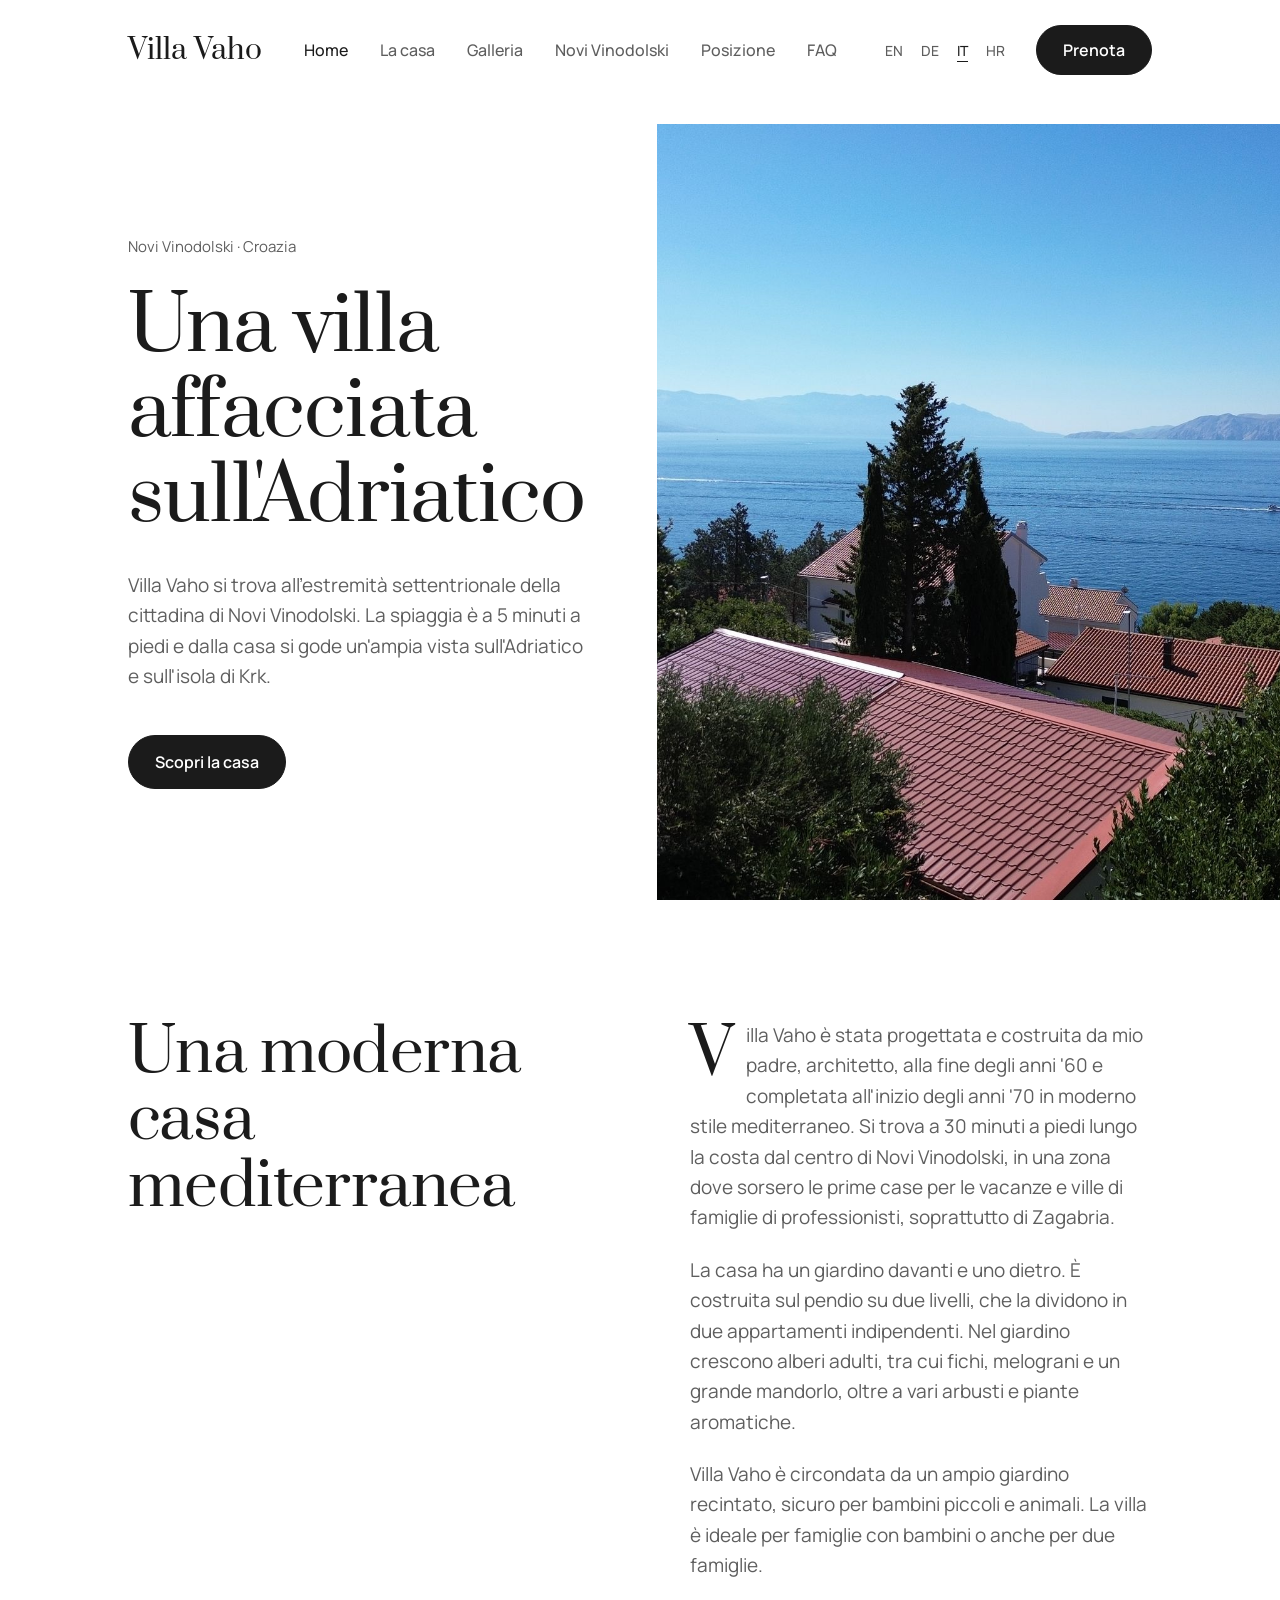
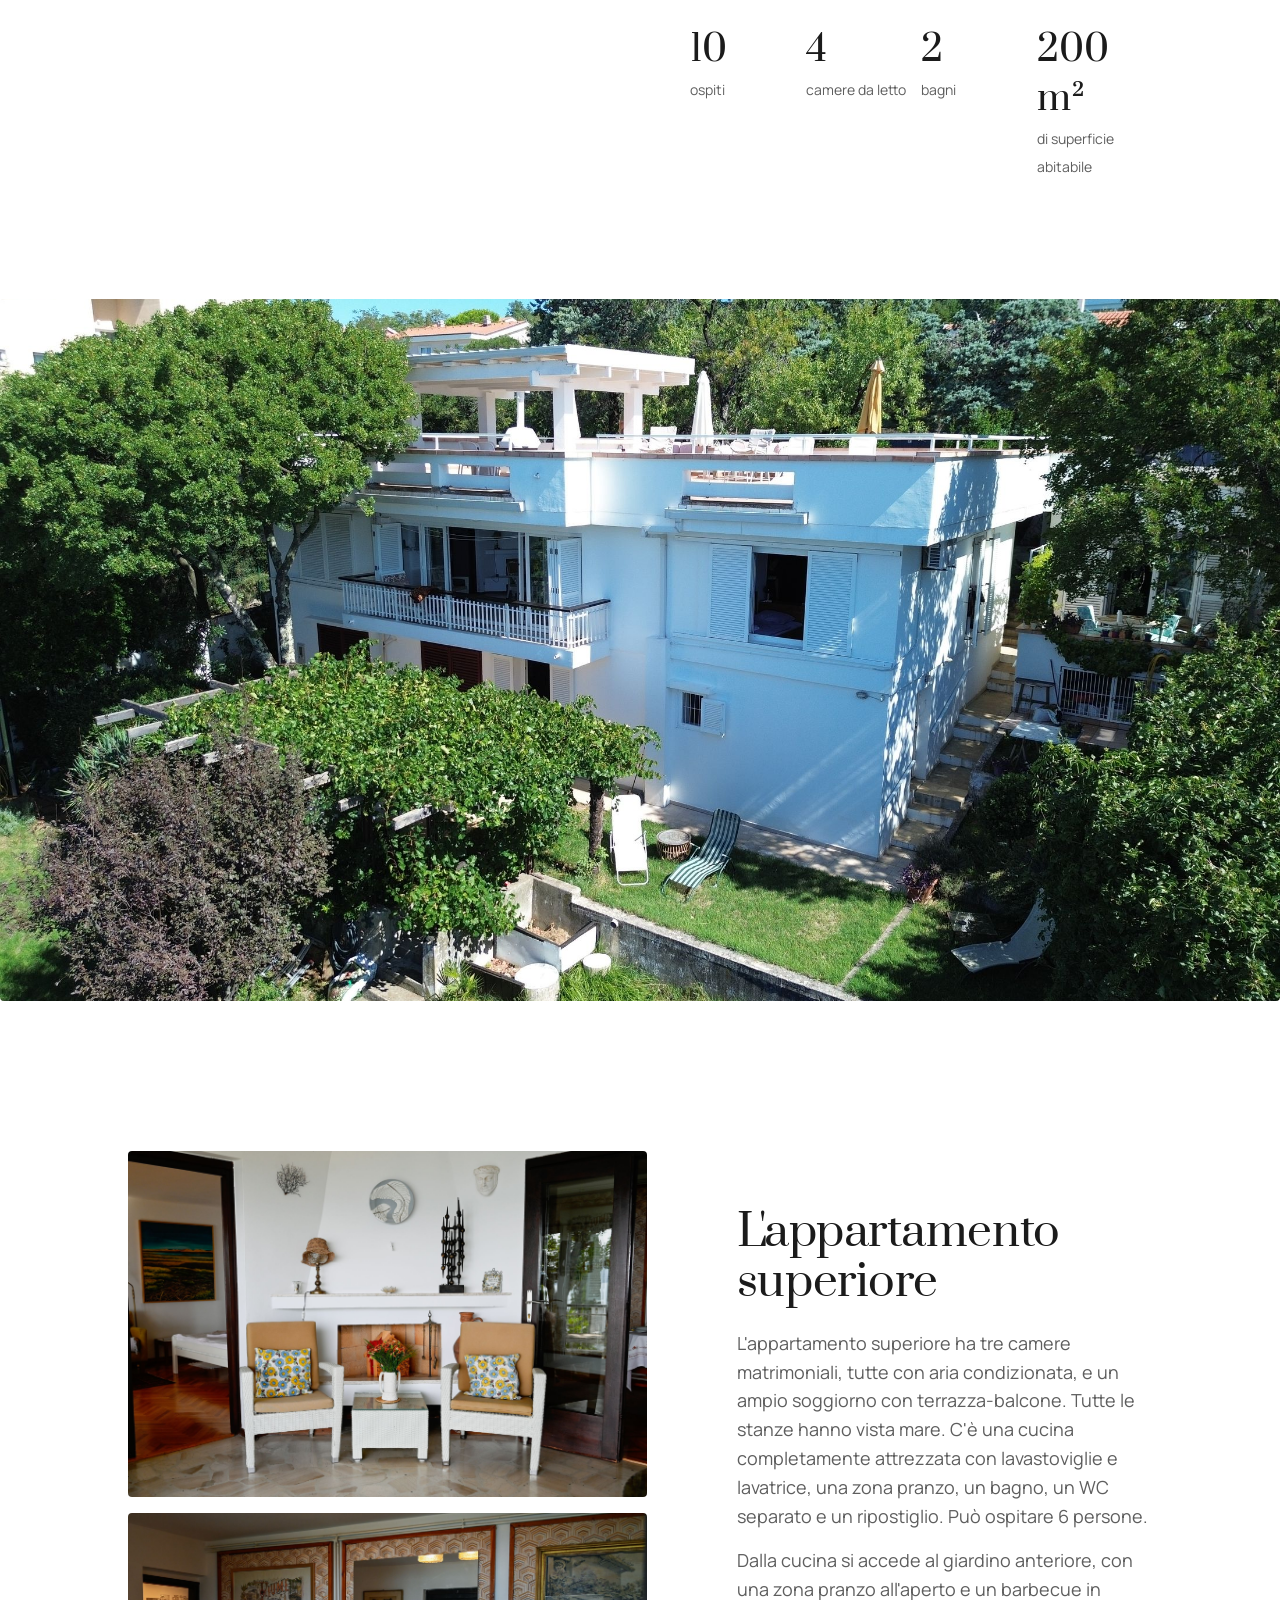
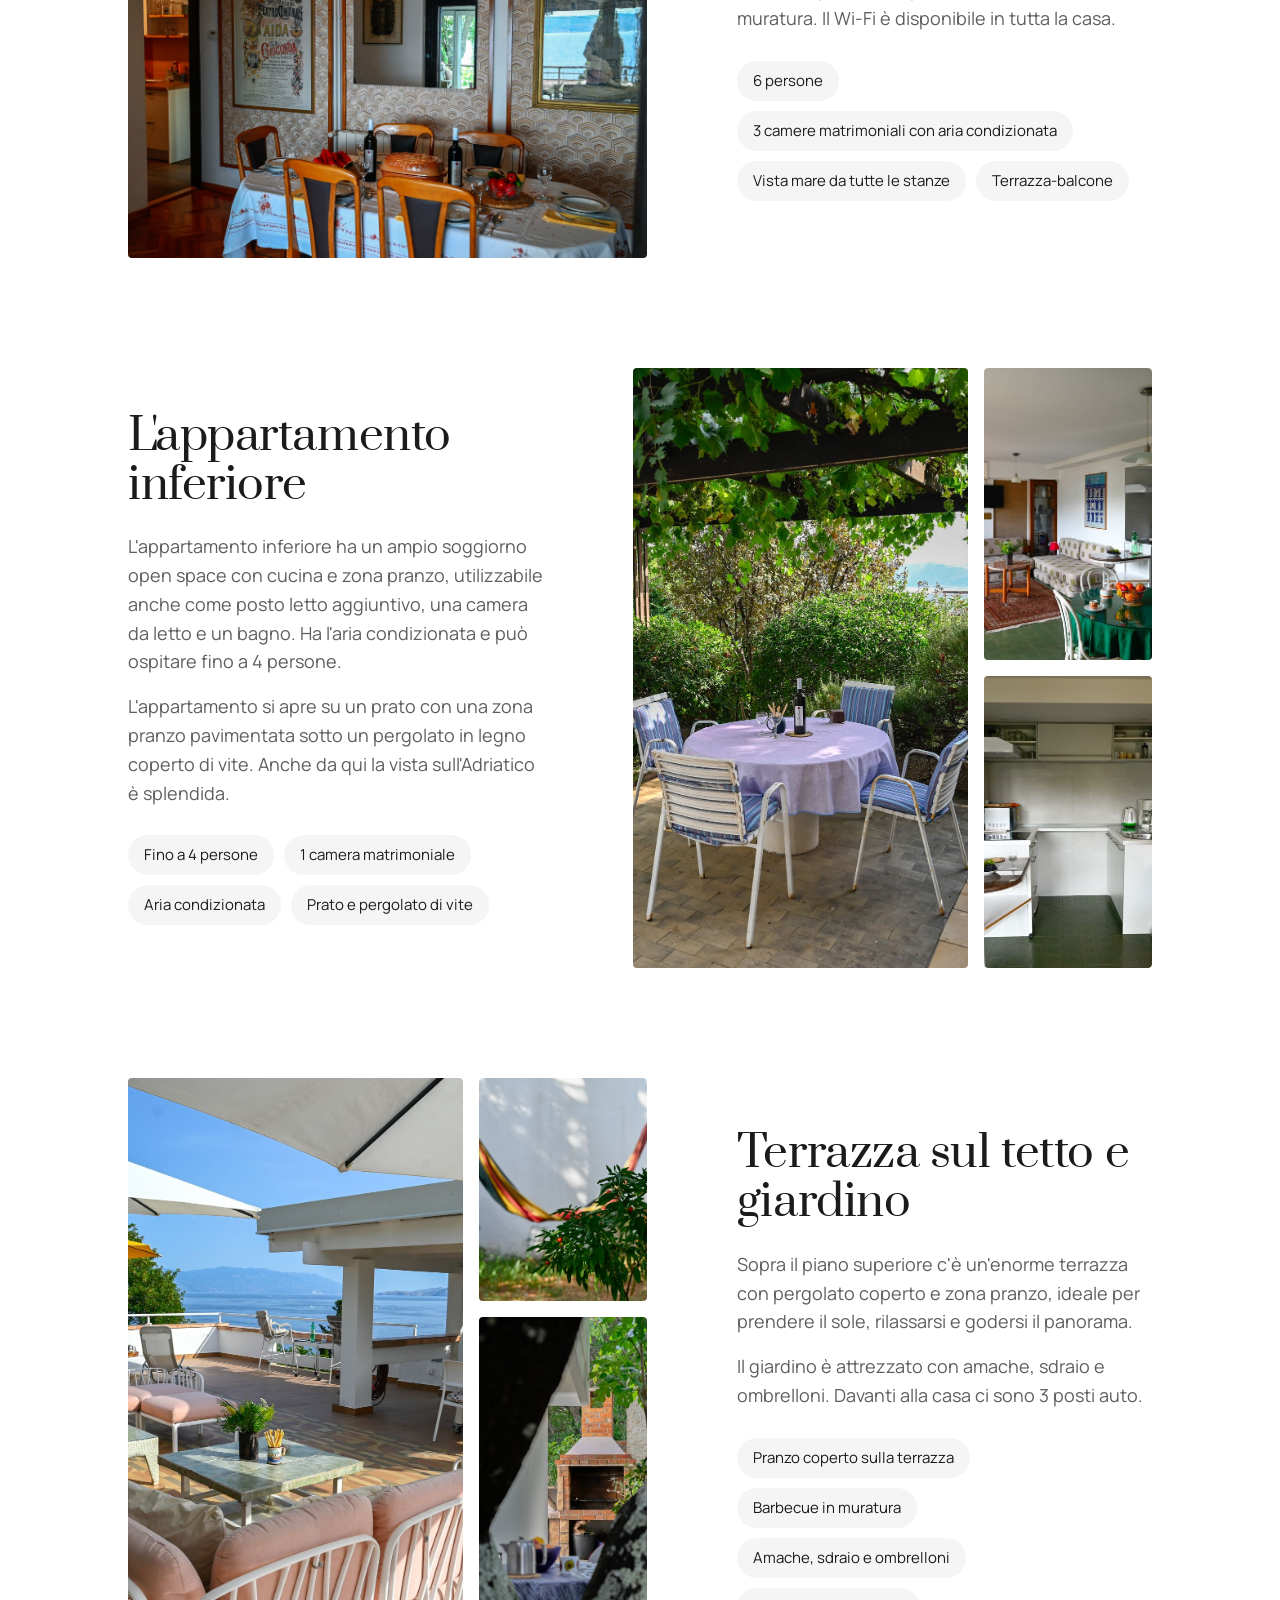
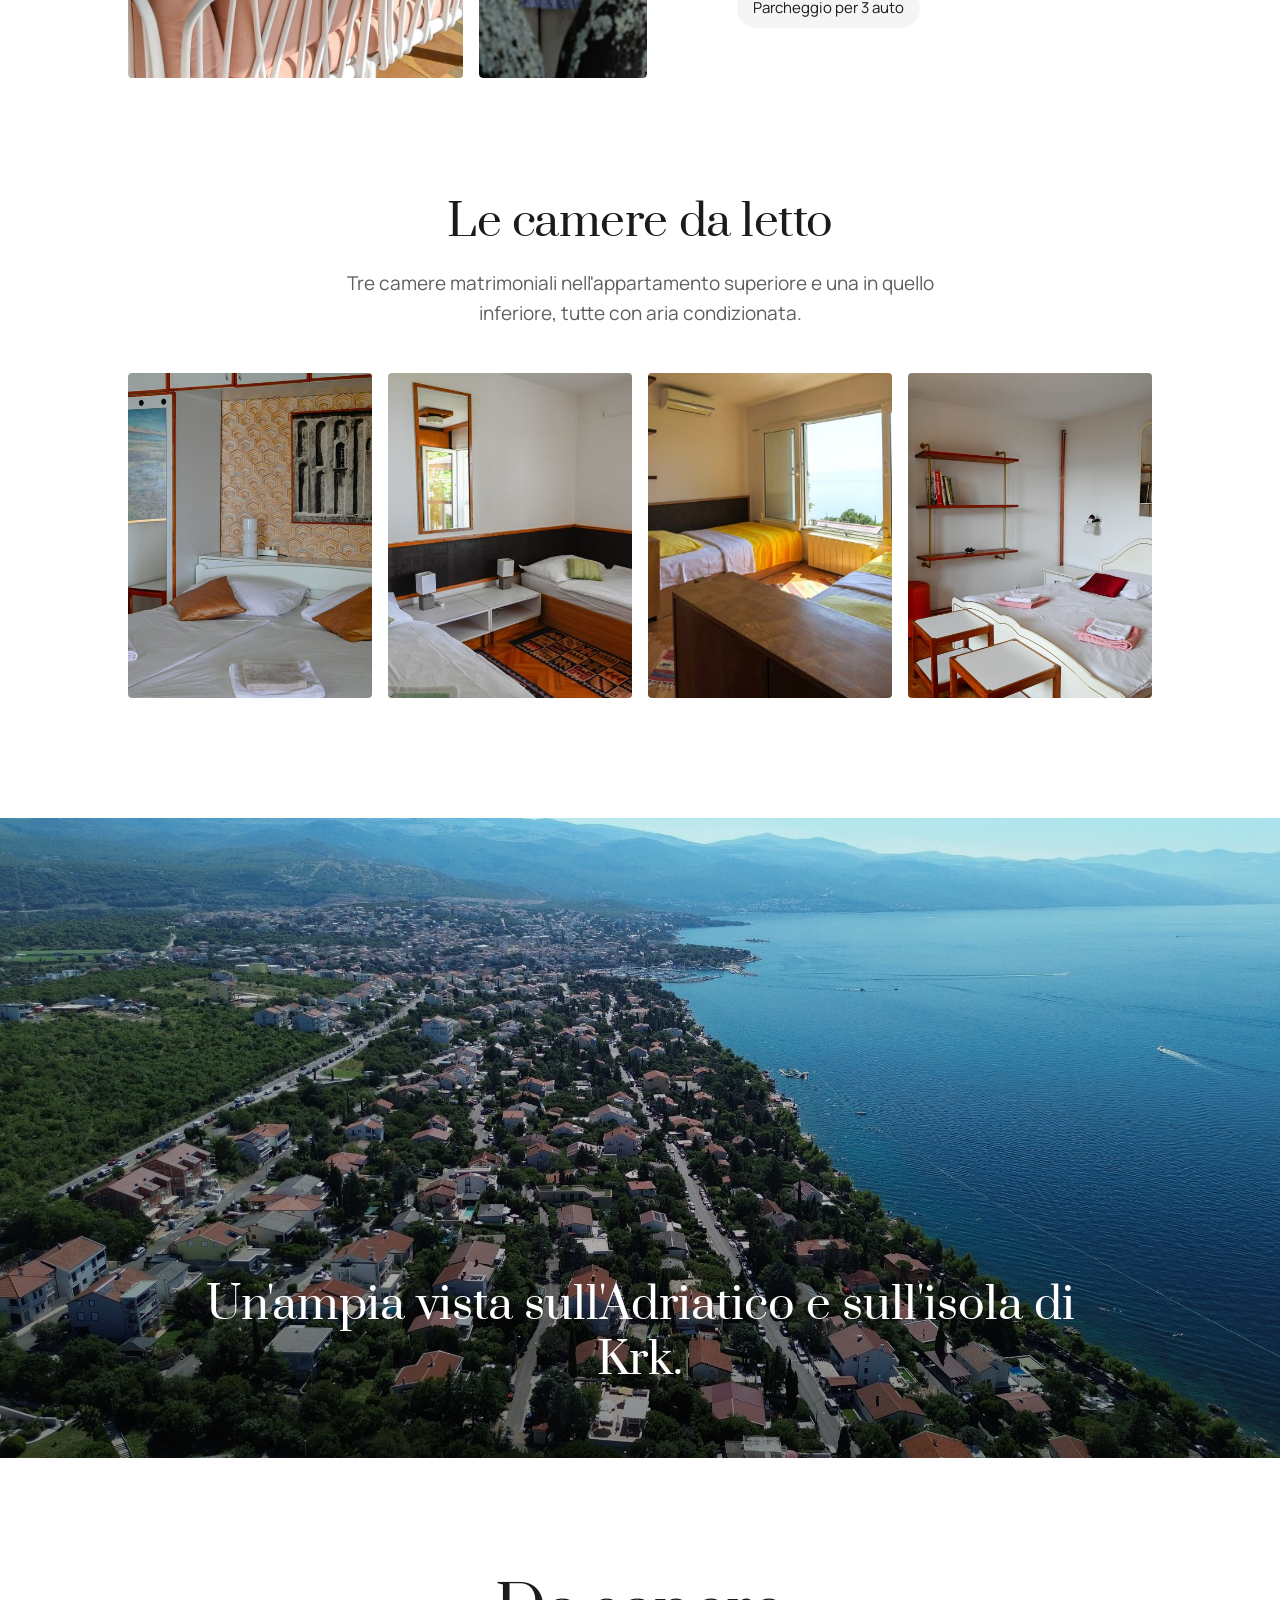
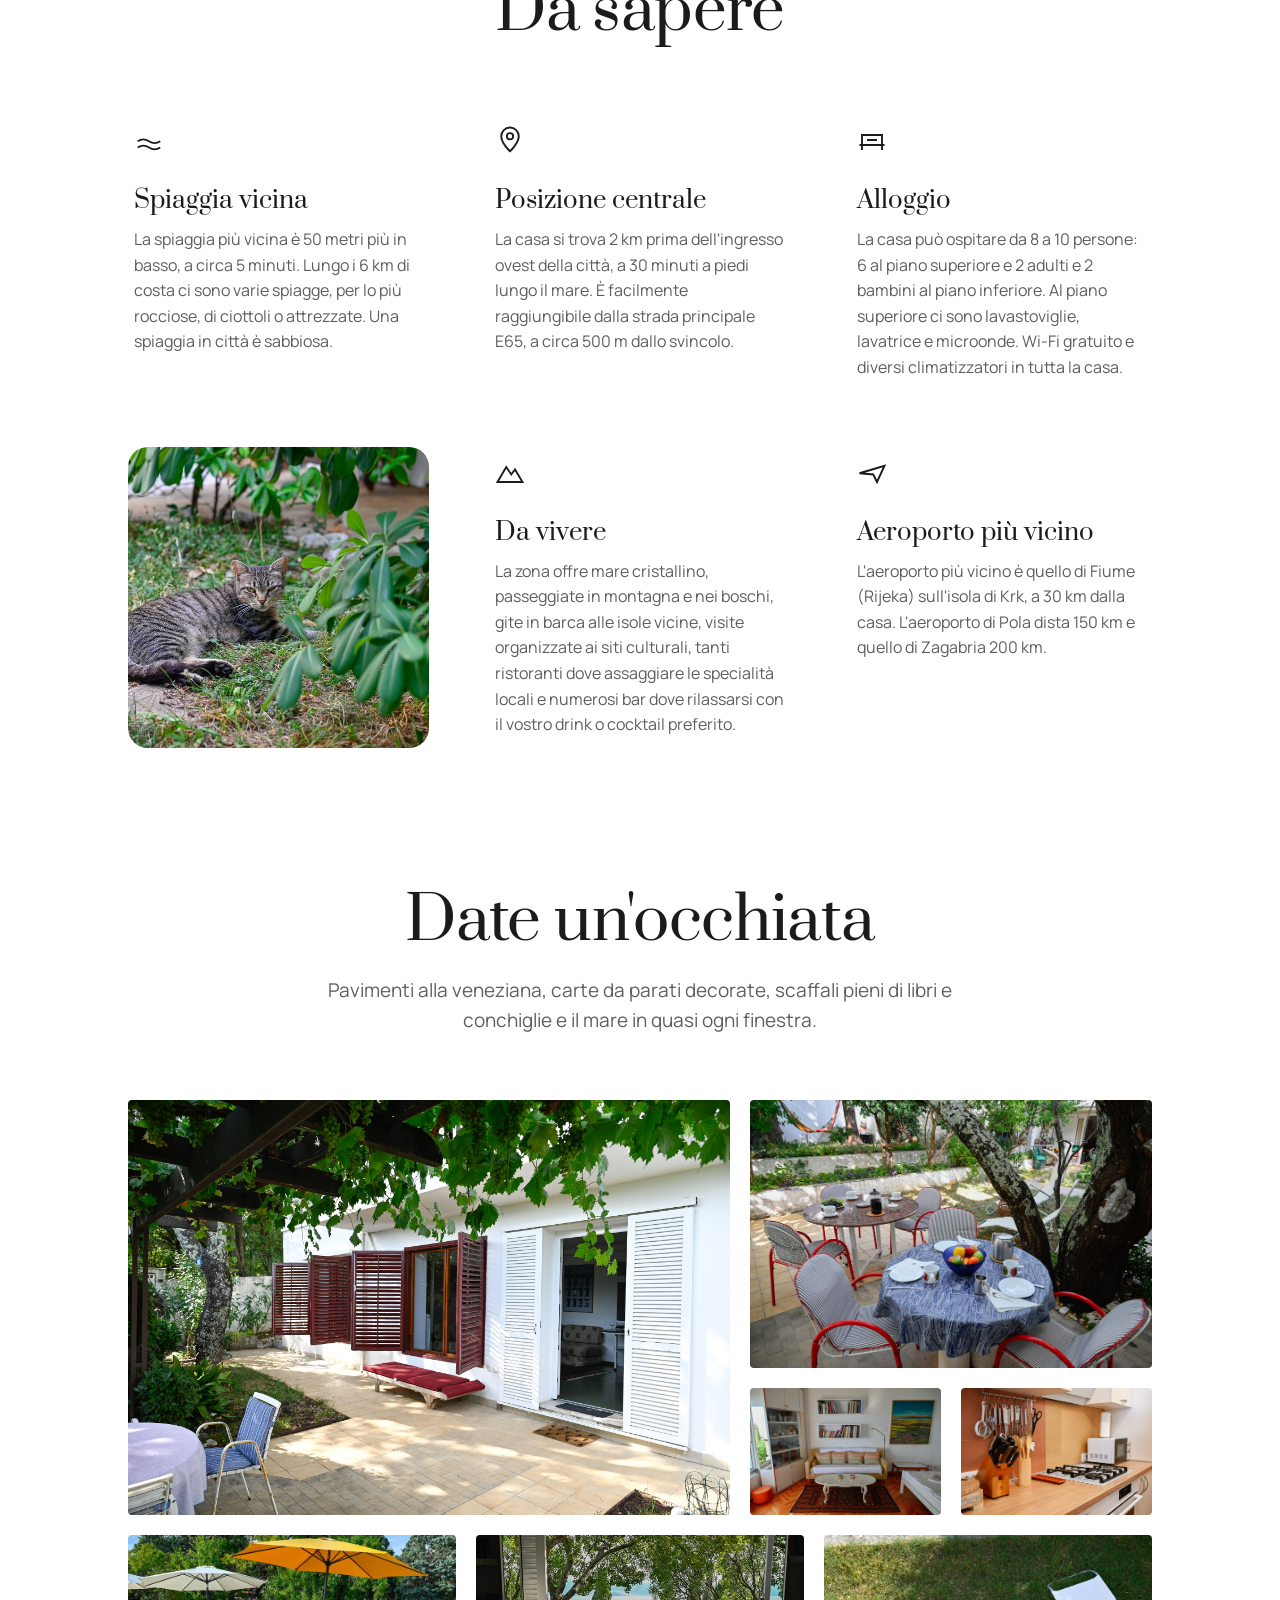
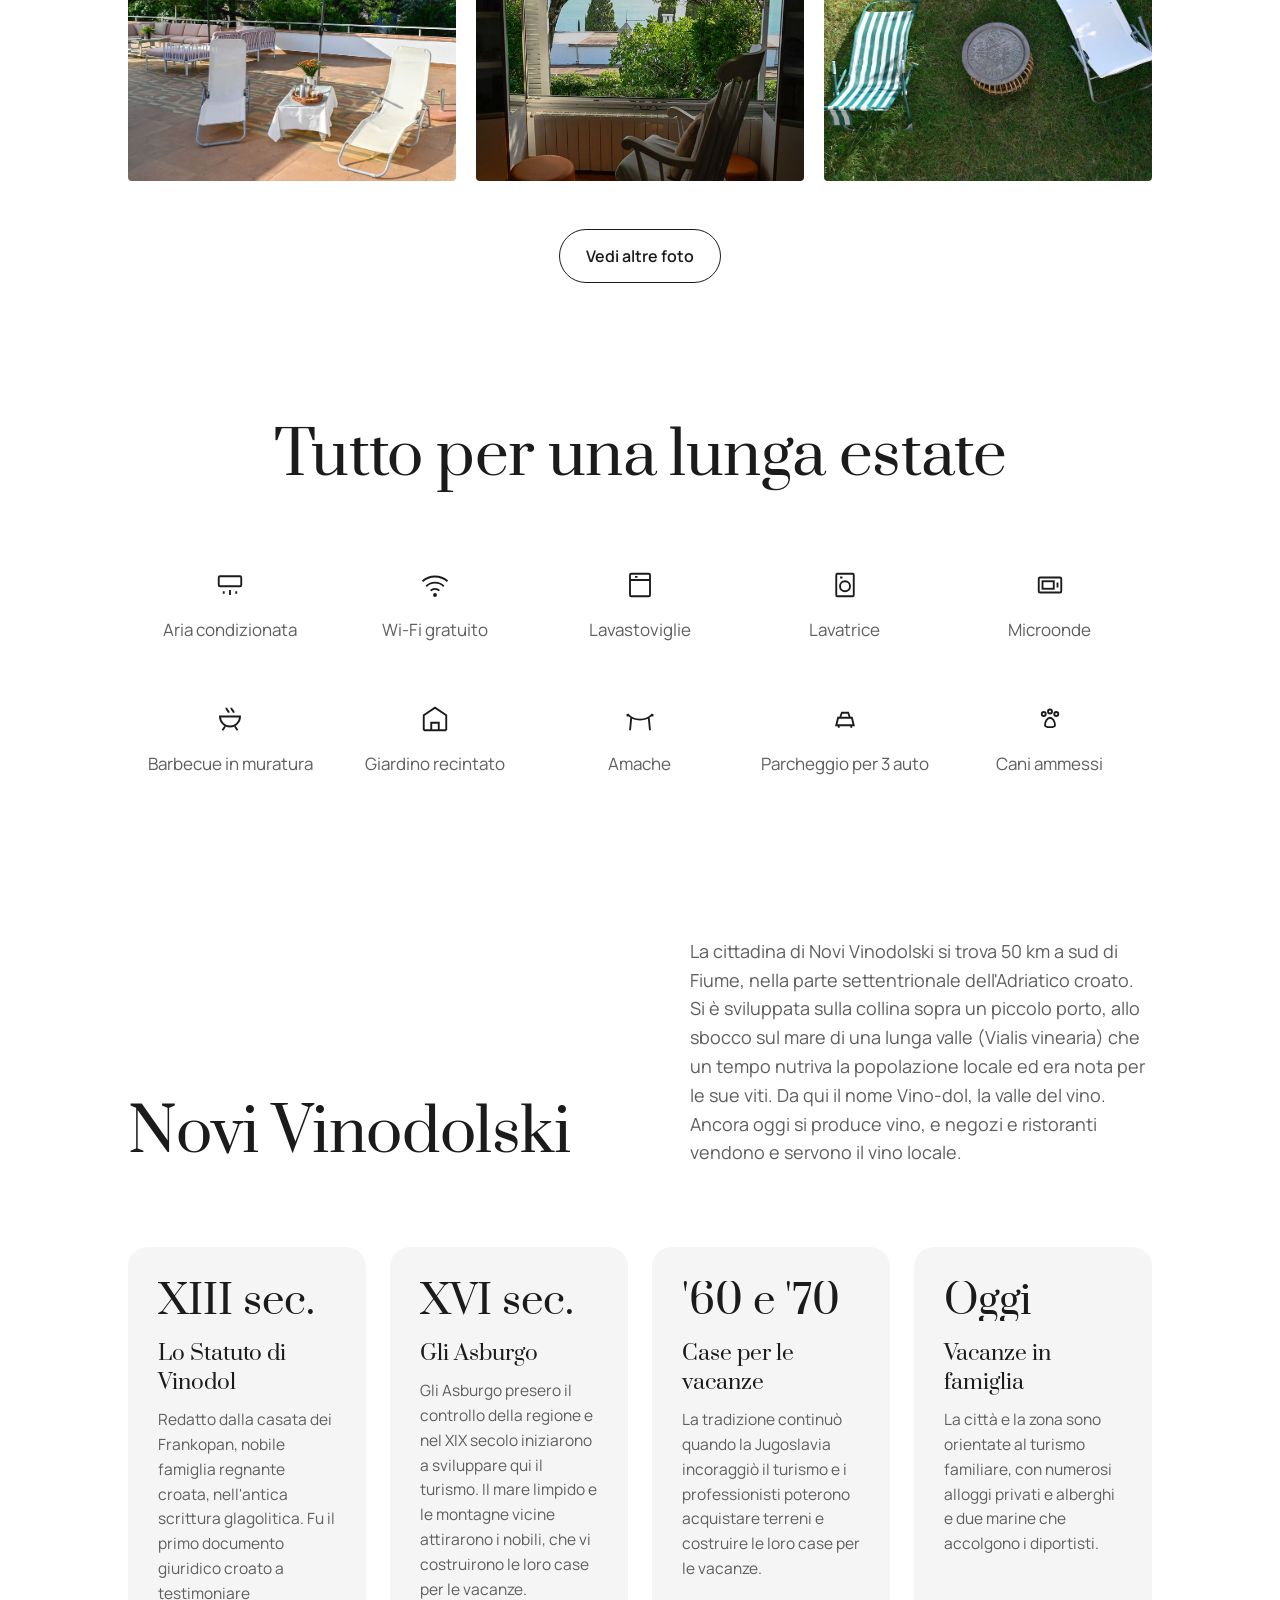
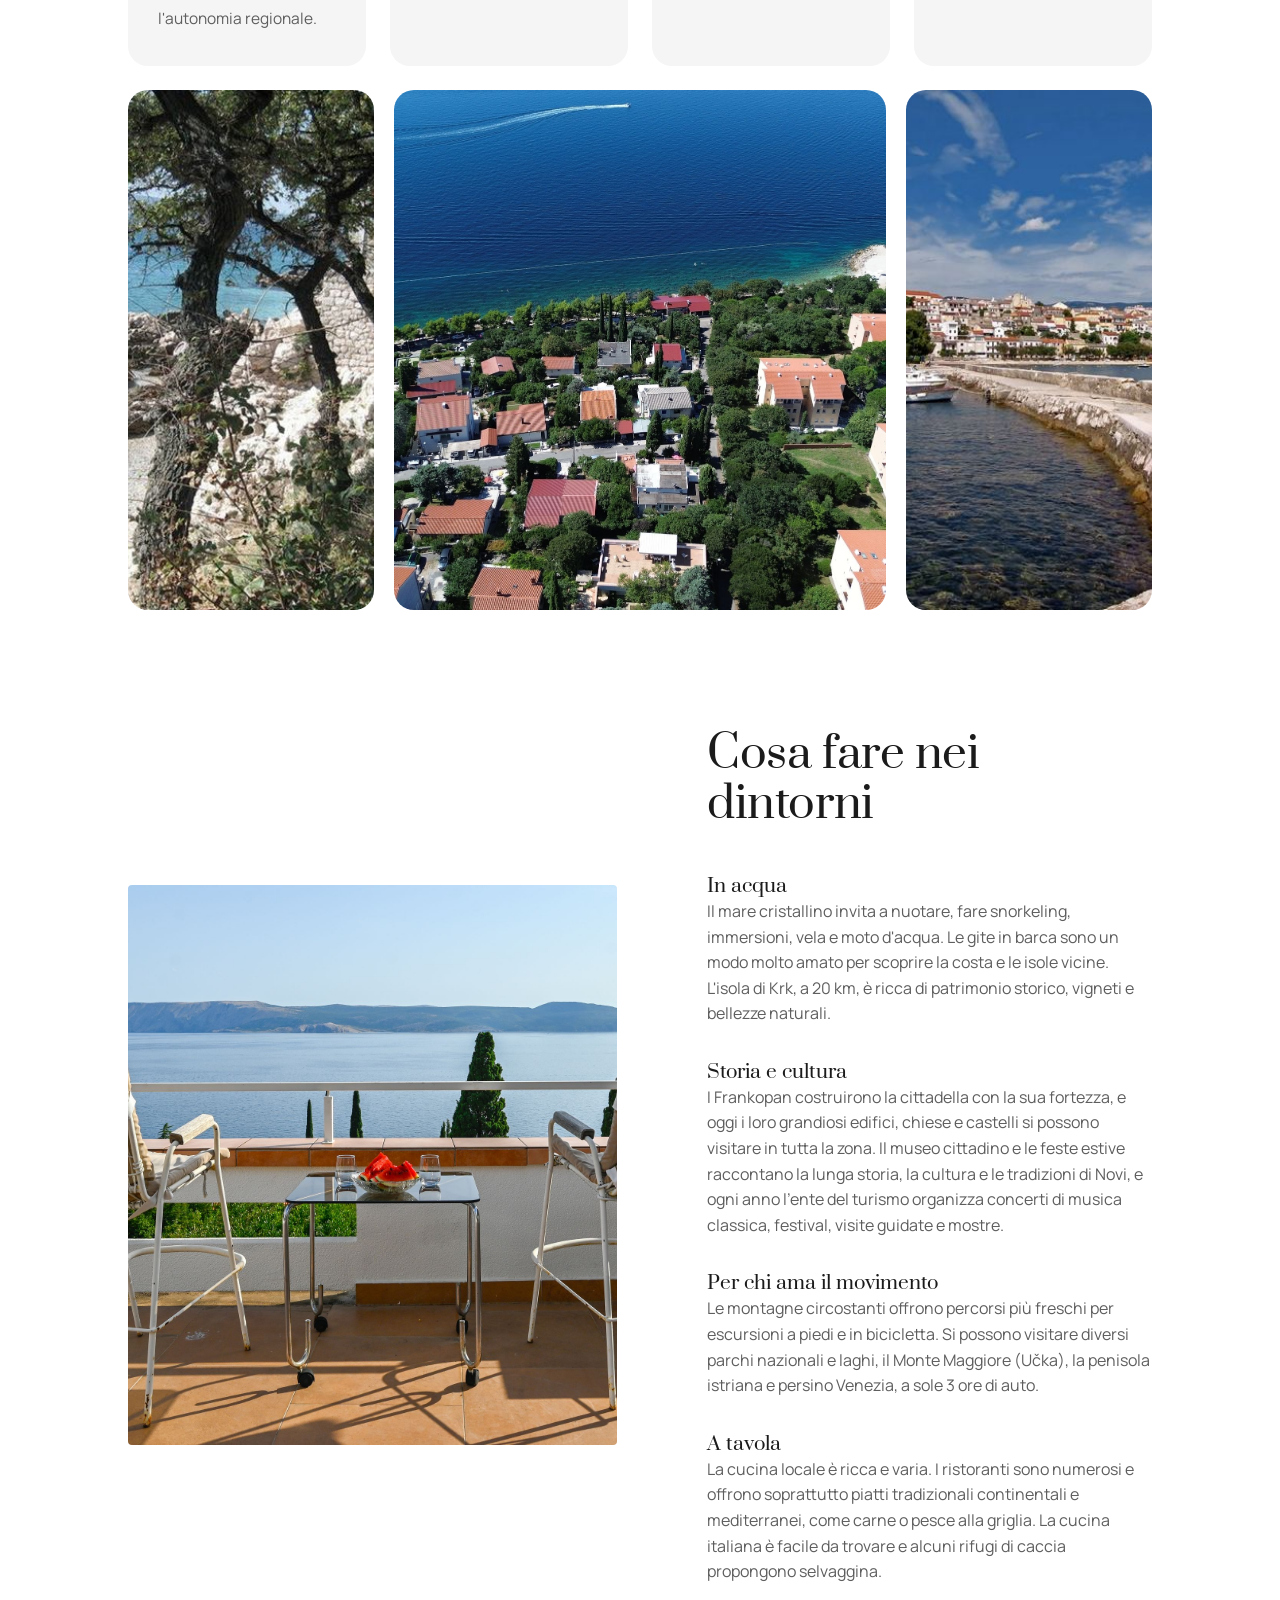
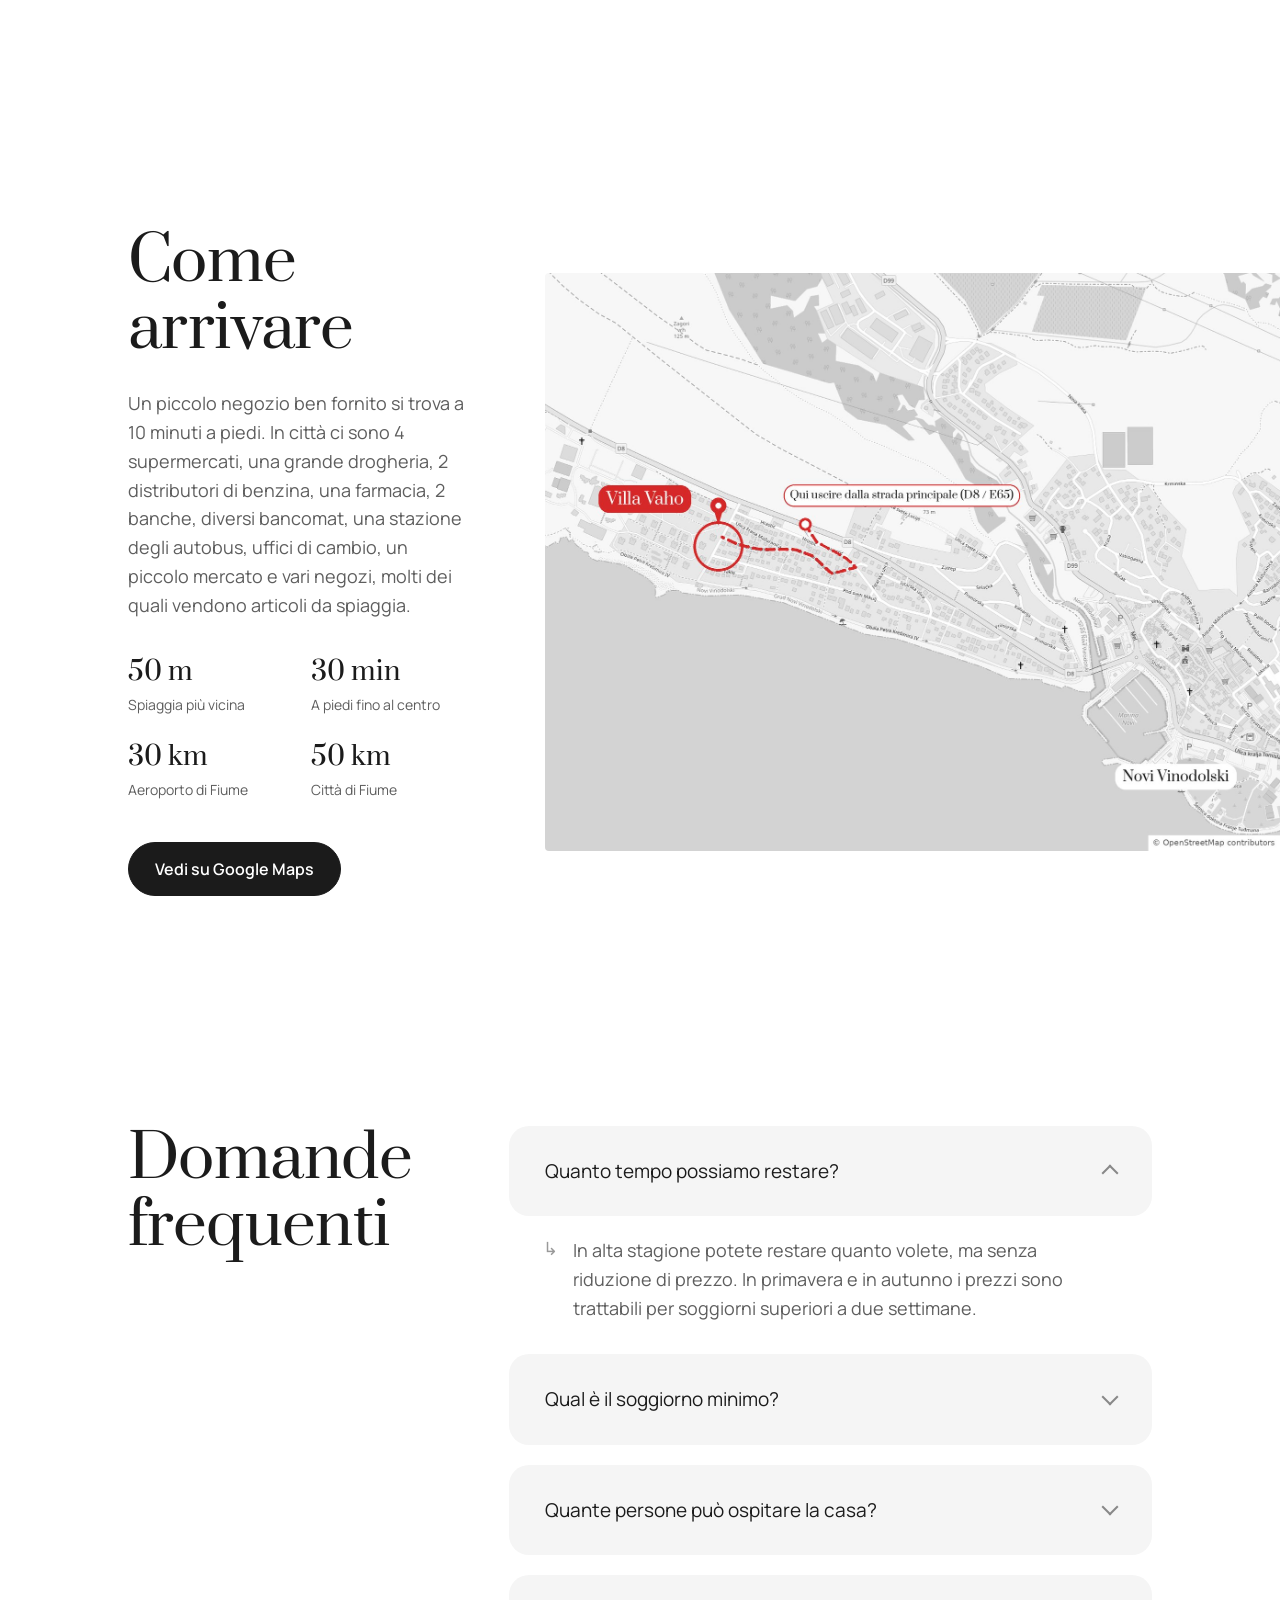
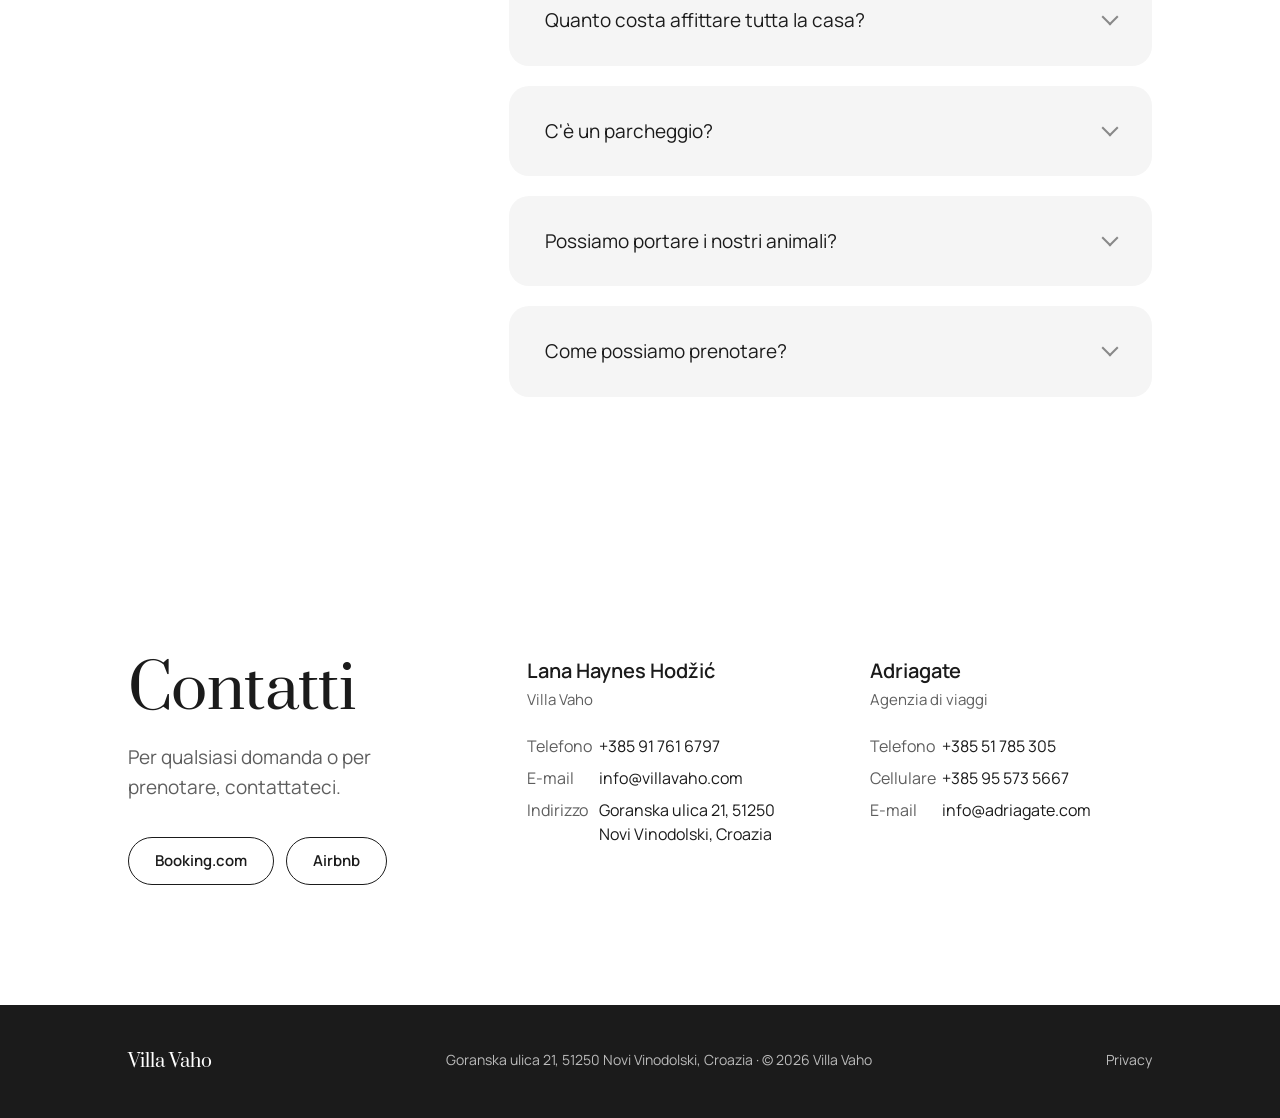
<file: it.html>
<!doctype html>
<html lang="it"><head><meta charset="utf-8"><meta name="viewport" content="width=device-width,initial-scale=1">
<title>Villa Vaho · Novi Vinodolski, Croazia</title>
<meta name="description" content="Villa Vaho, una moderna casa mediterranea per famiglie affacciata sull&#x27;Adriatico e sull&#x27;isola di Krk a Novi Vinodolski, Croazia. Fino a 10 ospiti, giardino recintato, terrazza sul tetto, a 5 minuti dalla spiaggia.">
<meta name="robots" content="noindex">
<link rel="alternate" hreflang="en" href="index.html">
<link rel="alternate" hreflang="de" href="de.html">
<link rel="alternate" hreflang="it" href="it.html">
<link rel="alternate" hreflang="hr" href="hr.html">
<link rel="preload" href="fonts/prata-latin.woff2" as="font" type="font/woff2" crossorigin>
<link rel="icon" href="favicon.ico" sizes="any">
<link rel="icon" href="favicon.svg" type="image/svg+xml">
<link rel="apple-touch-icon" href="apple-touch-icon.png">
<link rel="stylesheet" href="fonts/fonts.css">
<style>
:root{--ink:#1B1B1B;--ink2:#5E5E5E;--line:#E6E6E6;--soft:#F5F5F5;--acc:#1B1B1B;--w:1440px}
*{box-sizing:border-box;margin:0;padding:0}
html{scroll-behavior:smooth}
[id]{scroll-margin-top:100px}
@media(max-width:860px){[id]{scroll-margin-top:70px}}
body{background:#fff;color:var(--ink);font:400 17.5px/1.6 "Manrope",sans-serif;-webkit-font-smoothing:antialiased}
img{display:block;width:100%;height:100%;object-fit:cover}
a{color:inherit;text-decoration:none}
h1,h2,h3{font-family:"Prata",serif;font-weight:400;letter-spacing:-.01em;line-height:1.12}
h2{font-size:60px}h2 em,h1 em{font-style:normal;color:inherit}
.wrap{max-width:var(--w);margin:0 auto;padding:0 128px}
.lead{color:var(--ink2);font-size:19px;max-width:660px}
.center{text-align:center}.center .lead{margin:20px auto 0}
.btn{display:inline-flex;align-items:center;gap:10px;height:54px;padding:0 26px;border-radius:99px;border:1.5px solid var(--ink);font:600 16px "Manrope";cursor:pointer;background:none;color:var(--ink);transition:.2s}
.btn:hover{background:var(--ink);color:#fff}
.btn.dark{background:var(--ink);color:#fff}.btn.dark:hover{background:#000}
section{padding:120px 0}
/* nav */
nav{position:sticky;top:0;z-index:20;background:rgba(255,255,255,.94);backdrop-filter:blur(8px)}
nav .wrap{display:flex;align-items:center;justify-content:space-between;height:100px}
.logo{font:400 28px "Prata";letter-spacing:0}
nav ul{display:flex;gap:32px;list-style:none;font:500 16px "Manrope";color:var(--ink2)}
nav ul a:hover,nav ul a.on{color:var(--ink)}
nav .btn{height:50px;font-size:16px}
.navr{display:flex;align-items:center;gap:24px}
.langs{display:flex;gap:4px;font:500 14px "Manrope"}
.langs a{color:var(--ink2);padding:6px 7px;border-radius:6px}
.langs a:hover{color:var(--ink)}
.langs a.on{color:var(--ink);text-decoration:underline;text-underline-offset:5px}
.mlangs{margin-top:34px;font-size:18px;gap:10px}
.menu{display:none;background:none;border:0;cursor:pointer;padding:10px;margin-right:-10px}
.menu span{display:block;width:26px;height:12px;border-top:2px solid var(--ink);border-bottom:2px solid var(--ink)}
.mnav{position:fixed;inset:0;background:#fff;z-index:30;display:none;flex-direction:column;padding:24px 20px}
.mnav.on{display:flex}
.mnav .top{display:flex;justify-content:space-between;align-items:center;height:46px}
.mnav .x{background:none;border:0;font-size:30px;cursor:pointer;line-height:1}
.mnav ul{list-style:none;margin-top:40px}
.mnav li a{display:block;font:400 34px/1.2 "Prata";padding:10px 0}
.mnav .btn{margin-top:30px;align-self:flex-start}
/* hero */
.hero{padding:24px 0 0}
.hero .wrap{display:grid;grid-template-columns:1fr 1.45fr;gap:72px;align-items:center;max-width:none;padding-right:0;padding-left:max(128px,calc((100vw - var(--w))/2 + 128px))}
.hero .where{font-size:15px;color:var(--ink2);margin-bottom:26px;display:flex;align-items:center;gap:10px}

.hero h1{font-size:76px;margin-bottom:30px}
.hero .lead{margin-bottom:44px;max-width:540px}
.hero .ph{height:calc(100vh - 124px);min-height:640px;max-height:900px}
/* welcome */
.welcome .wrap{display:grid;grid-template-columns:1fr 1fr;gap:100px;align-items:start}
.welcome h2{position:sticky;top:140px}
.welcome p{color:var(--ink2);font-size:19px;margin-bottom:22px}
.welcome p:first-child:first-letter{font:400 64px/0.9 "Prata";float:left;margin:6px 12px 0 0;color:var(--ink)}
.stats{display:grid;grid-template-columns:repeat(4,1fr);margin-top:44px}
.stats b{display:block;font:400 36px "Prata"}
.stats span{font-size:14px;color:var(--ink2)}
.wide{height:78vh;min-height:520px;max-height:860px;overflow:hidden;cursor:zoom-in}
/* rooms rows */
.house{padding-top:40px}
.row{display:grid;grid-template-columns:1.25fr 1fr;gap:90px;align-items:center;margin-top:110px}
.row.rev{grid-template-columns:1fr 1.25fr}.row.rev .pics{order:2}
.pics{display:grid;grid-template-columns:2fr 1fr;gap:16px;height:600px}
.pics .side{display:grid;gap:16px}
.pics.two{grid-template-columns:1fr;grid-template-rows:1fr 1fr;height:auto}
.pics.two>div{aspect-ratio:3/2}
.pics>div,.pics .side>div{overflow:hidden;border-radius:4px}
.row .no{font:600 15px "Manrope";color:var(--acc);margin-bottom:14px;letter-spacing:.1em}
.row h3{font-size:44px;margin-bottom:22px}
.row p{color:var(--ink2);font-size:18px;margin-bottom:16px}
.ticks{list-style:none;margin-top:28px;display:flex;flex-wrap:wrap;gap:10px}
.ticks li{padding:8px 16px;background:var(--soft);border-radius:99px;font-size:15px}

.beds{margin-top:120px}
.beds h3{font-size:44px}
.bedgrid{display:grid;grid-template-columns:repeat(4,1fr);gap:16px;margin-top:44px}
.bedgrid .t{aspect-ratio:3/4;border-radius:4px}
/* band */
.band{position:relative;height:640px;color:#fff;overflow:hidden;padding:0}
.band img{position:absolute;inset:0}
.band:after{content:"";position:absolute;inset:0;background:linear-gradient(180deg,rgba(0,0,0,.05),rgba(0,0,0,.45))}
.band .q{position:absolute;z-index:2;left:0;right:0;bottom:70px;text-align:center;padding:0 20px}
.band blockquote{font:400 44px/1.25 "Prata";max-width:900px;margin:0 auto}
/* glance */
.glance .grid{display:grid;grid-template-columns:repeat(3,1fr);gap:56px 60px;margin-top:70px;align-items:start}
.gl{padding:10px 6px}
.gl svg{width:30px;height:30px;stroke:var(--acc);fill:none;stroke-width:1.5;margin-bottom:22px}
.gl h4{font:400 24px "Prata";margin-bottom:10px}
.gl p{color:var(--ink2);font-size:16px}
.gl.photo{padding:0;overflow:hidden;border-radius:20px;height:100%;min-height:240px}
/* gallery */
.mosaic{display:grid;grid-template-columns:1.5fr 1fr;gap:20px;margin-top:64px}
.mosaic .col{display:grid;gap:20px}
.mosaic .two{display:grid;grid-template-columns:1fr 1fr;gap:20px}
.t{cursor:zoom-in;overflow:hidden;border-radius:4px}
.t img{transition:transform .6s}.t:hover img{transform:scale(1.03)}
.row3{display:grid;grid-template-columns:1fr 1fr 1fr;gap:20px;margin-top:20px}
.row3 .t{aspect-ratio:4/3}
.gbtn{text-align:center;margin-top:48px}
/* facilities */
.fac{display:grid;grid-template-columns:repeat(5,1fr);row-gap:60px;margin-top:80px;text-align:center}
.fac div{color:var(--ink2);font-size:17px}
.fac svg{width:30px;height:30px;stroke:var(--acc);fill:none;stroke-width:1.5;margin:0 auto 16px;display:block}
/* novi story */
.story{background:#fff;padding-top:40px}
.story .top{display:grid;grid-template-columns:1fr 1fr;gap:100px;align-items:end;margin-bottom:80px}
.story .top p{color:var(--ink2);font-size:18px}
.facts{display:grid;grid-template-columns:repeat(4,minmax(0,1fr));gap:24px}
.fact{background:var(--soft);border-radius:20px;padding:34px 30px 36px}
.fact .yr{font:400 40px "Prata";color:var(--acc);line-height:1;margin-bottom:18px;white-space:nowrap;overflow:hidden}
.fact h4{font:400 21px "Prata";margin-bottom:10px}
.fact p{color:var(--ink2);font-size:15.5px}
.todo{display:grid;grid-template-columns:1.1fr 1fr;gap:90px;align-items:center;margin-top:120px}
.todo .ph{height:560px;border-radius:4px;overflow:hidden}
.todo h3{font-size:44px;margin-bottom:26px}
.todo dl{}
.todo dt{font:400 19px "Prata";padding-top:18px}
.todo dd{color:var(--ink2);font-size:16px;padding-bottom:14px}
.strip{display:grid;grid-template-columns:1fr 2fr 1fr;gap:20px;height:520px;margin-top:24px}
.strip>div{border-radius:20px;overflow:hidden}
/* location */
.loc{padding:0}
.loc .in{display:grid;grid-template-columns:1fr 1.35fr;min-height:760px}
.loc .txt{padding:110px 80px 110px max(128px,calc((100vw - var(--w))/2 + 128px));display:flex;flex-direction:column;justify-content:center}
.loc .txt .lead{margin:26px 0 34px;font-size:18px}
.dist{display:grid;grid-template-columns:1fr 1fr;gap:22px 30px;margin-bottom:40px}
.dist b{display:block;font:400 26px "Prata"}
.dist span{font-size:14px;color:var(--ink2)}
.locph{position:relative;overflow:hidden;align-self:center;aspect-ratio:2800/2200;border-radius:4px 0 0 4px}
.locph img{position:absolute;inset:0}

/* faq */
.faq .wrap{display:grid;grid-template-columns:1fr 2fr;gap:60px}
.faq h2{font-size:60px}
details{background:var(--soft);border-radius:20px;margin-bottom:20px}
summary{list-style:none;cursor:pointer;padding:30px 36px;font-size:19px;display:flex;justify-content:space-between;align-items:center;gap:20px}
summary::-webkit-details-marker{display:none}
summary:after{content:"";width:10px;height:10px;border-right:2px solid #888;border-bottom:2px solid #888;transform:rotate(45deg);transition:.2s;flex:none;margin-top:-6px}
details[open] summary:after{transform:rotate(-135deg);margin-top:4px}
details[open]{background:none}
details[open] summary{background:var(--soft);border-radius:20px}
details p{padding:20px 36px 12px 64px;color:var(--ink2);font-size:18px;position:relative}
details p:before{content:"↳";position:absolute;left:34px;top:18px;color:#999}
/* contact */
.contact{}
.contact .wrap{display:grid;grid-template-columns:1.2fr 1fr 1fr;gap:60px;align-items:start}
.person h4{font:600 20px "Manrope";margin-bottom:4px}
.person .role{color:var(--ink2);font-size:15px;margin-bottom:18px}
.person p{font-size:16px;line-height:2}
.person p span{color:var(--ink2);display:inline-block;width:72px;vertical-align:top}
.person p a{display:inline-block;max-width:calc(100% - 80px);vertical-align:top;line-height:1.5;padding:4px 0}
.person a:hover,.legal a:hover{text-decoration:underline}
.book{margin-top:34px;display:flex;gap:12px;flex-wrap:wrap}
.book .btn{height:48px;font-size:15px}
footer{background:var(--ink);color:#bbb;padding:44px 0;font-size:14px}
footer .wrap{display:flex;justify-content:space-between;gap:20px;flex-wrap:wrap}
footer .logo{color:#fff;font-size:18px}
footer a:hover{color:#fff}
footer nav,footer .links{display:flex;gap:22px;flex-wrap:wrap;position:static;background:none;backdrop-filter:none}
footer button{background:none;border:0;color:inherit;font:inherit;cursor:pointer;padding:0}
footer button:hover{color:#fff}
/* lightbox */
.lb{position:fixed;inset:0;background:rgba(15,15,15,.96);z-index:50;display:none;flex-direction:column}
.lb.on{display:flex}
.lb .bar{display:flex;justify-content:space-between;align-items:center;color:#fff;padding:18px 26px;font-size:15px}
.lb .x{background:none;border:0;color:#fff;font-size:30px;cursor:pointer;line-height:1}
.lb .stage{flex:1;position:relative;display:flex;align-items:center;justify-content:center;padding:0 80px 30px;min-height:0}
.lb .stage img{max-width:100%;max-height:100%;width:auto;height:auto;object-fit:contain}
.lb .nav{position:absolute;top:50%;transform:translateY(-50%);background:rgba(255,255,255,.12);border:0;color:#fff;width:52px;height:52px;border-radius:50%;font-size:22px;cursor:pointer}
.lb .prev{left:18px}.lb .next{right:18px}
.allg{position:fixed;inset:0;background:#fff;z-index:40;overflow:auto;display:none}
.allg.on{display:block}
.allg .head .logo{font-size:22px!important}
.allg .head{position:sticky;top:0;background:#fff;display:flex;justify-content:space-between;align-items:center;padding:20px 40px;z-index:2}
.allg h4{font:400 30px "Prata";margin:64px 40px 30px}
.allg .g{display:flex;flex-wrap:wrap;gap:8px;padding:0 40px}
.allg .g img{display:block;flex:none;object-fit:cover;cursor:zoom-in;border-radius:3px}
/* responsive */
@media(max-width:1200px){.wrap{padding:0 56px}.hero .wrap{padding-left:56px}.loc .txt{padding-left:56px}.hero h1{font-size:64px}h2{font-size:46px}nav ul{gap:20px}.row,.todo{gap:56px}.facts{grid-template-columns:1fr 1fr}}
@media(max-width:860px){
 body{font-size:17px}.wrap{padding:0 20px}section{padding:76px 0}h2{font-size:38px}.lead{font-size:17px}
 nav .wrap{height:70px}.logo{font-size:19px}nav ul,nav .btn,.navr{display:none}
 .menu{display:block}
 .hero{padding:6px 0 0}.hero .wrap{grid-template-columns:1fr;gap:34px;padding:0 20px}
 .hero h1{font-size:44px;margin-bottom:18px}.hero .lead{margin-bottom:28px}
 .hero .ph{height:440px;min-height:0;border-radius:4px;overflow:hidden}
 .welcome .wrap{grid-template-columns:1fr;gap:30px}.welcome h2{position:static}.welcome p{font-size:17px}
 .stats{grid-template-columns:1fr 1fr;row-gap:20px}.stats b{font-size:30px}
 .house{padding-top:0}.row,.row.rev{grid-template-columns:1fr;gap:30px;margin-top:70px}.row.rev .pics{order:0}
 .pics{height:380px;gap:10px}.pics.two{height:auto}.pics .side{gap:10px}.row h3{font-size:34px}.row p{font-size:16px}
 .beds{margin-top:70px}.beds h3{font-size:34px}.bedgrid{grid-template-columns:1fr 1fr;gap:10px;margin-top:28px}
 .band{height:460px}.band blockquote{font-size:28px}.band .q{bottom:44px}
 .glance .grid{grid-template-columns:1fr;gap:16px;margin-top:40px}.gl.photo{height:280px}
 .mosaic{grid-template-columns:1fr;gap:10px;margin-top:40px}.mosaic .col,.mosaic .two{gap:10px}.row3{gap:10px;margin-top:10px;grid-template-columns:1fr 1fr}.row3 .t:last-child{display:none}
 .fac{grid-template-columns:repeat(2,1fr);row-gap:38px;margin-top:48px}.fac div{font-size:15px}
 .story .top{grid-template-columns:1fr;gap:20px;margin-bottom:40px}.facts{grid-template-columns:1fr;gap:14px}
 .strip{grid-template-columns:1fr 1fr;height:auto}.strip>div{height:260px}.strip>div:nth-child(2){grid-column:1/-1;order:-1}
 .wide{height:380px;min-height:0}
 .todo{grid-template-columns:1fr;gap:34px;margin-top:70px}.todo .ph{height:320px}.todo h3{font-size:34px}
 .loc .in{grid-template-columns:1fr}.loc .txt{padding:70px 20px}.locph{border-radius:0}
 .faq .wrap{grid-template-columns:1fr;gap:28px}.faq h2{font-size:40px}
 summary{padding:20px 22px;font-size:16.5px}details{border-radius:16px;margin-bottom:12px}details p{padding:14px 20px 6px 50px;font-size:16px}details p:before{left:22px;top:12px}
 .contact .wrap{grid-template-columns:1fr;gap:40px}
 .lb .stage{padding:0 10px 20px}.lb .nav{display:none}
 .allg .g{padding:0 14px;gap:6px}.allg h4{margin:44px 14px 20px;font-size:24px}.allg .head .logo{font-size:22px!important}
.allg .head{padding:14px}
}

.t:focus-visible,.btn:focus-visible,a:focus-visible,summary:focus-visible{outline:2px solid var(--acc);outline-offset:3px}
</style></head><body>

<nav><div class="wrap">
  <a class="logo" href="#top">Villa Vaho</a>
  <ul><li><a class="on" href="#top">Home</a></li><li><a href="#house">La casa</a></li><li><a href="#gallery">Galleria</a></li><li><a href="#novi">Novi Vinodolski</a></li><li><a href="#location">Posizione</a></li><li><a href="#faq">FAQ</a></li></ul>
  <div class="navr"><div class="langs" aria-label="Lingua"><a href="index.html" hreflang="en" lang="en">EN</a><a href="de.html" hreflang="de" lang="de">DE</a><a href="it.html" hreflang="it" lang="it" class="on">IT</a><a href="hr.html" hreflang="hr" lang="hr">HR</a></div><a class="btn dark" href="#contact">Prenota</a></div>
  <button class="menu" id="menuBtn" aria-label="Apri il menu" aria-expanded="false"><span></span></button>
</div></nav>

<div class="mnav" id="mnav" aria-hidden="true">
  <div class="top"><a class="logo" href="#top">Villa Vaho</a><button class="x" id="menuClose" aria-label="Chiudi il menu">✕</button></div>
  <ul><li><a href="#top">Home</a></li><li><a href="#house">La casa</a></li><li><a href="#gallery">Galleria</a></li><li><a href="#novi">Novi Vinodolski</a></li><li><a href="#location">Posizione</a></li><li><a href="#faq">FAQ</a></li><li><a href="#contact">Contatti</a></li></ul>
  <a class="btn dark" href="#contact">Prenota</a>
  <div class="langs mlangs" aria-label="Lingua"><a href="index.html" hreflang="en" lang="en">EN</a><a href="de.html" hreflang="de" lang="de">DE</a><a href="it.html" hreflang="it" lang="it" class="on">IT</a><a href="hr.html" hreflang="hr" lang="hr">HR</a></div>
</div>

<header class="hero" id="top"><div class="wrap">
  <div>
    <div class="where">Novi Vinodolski · Croazia</div>
    <h1>Una villa affacciata sull'<em>Adriatico</em></h1>
    <p class="lead">Villa Vaho si trova all'estremità settentrionale della cittadina di Novi Vinodolski. La spiaggia è a 5 minuti a piedi e dalla casa si gode un'ampia vista sull'Adriatico e sull'isola di Krk.</p>
    <a class="btn dark" href="#house">Scopri la casa</a>
  </div>
  <div class="ph"><img src="img/full/136.jpg" alt="Il golfo del Quarnero e l&#x27;isola di Krk visti dall&#x27;alto di Villa Vaho"></div>
</div></header>

<section class="welcome" id="welcome"><div class="wrap">
  <div><h2>Una moderna casa mediterranea</h2></div>
  <div>
    <p>Villa Vaho è stata progettata e costruita da mio padre, architetto, alla fine degli anni '60 e completata all'inizio degli anni '70 in moderno stile mediterraneo. Si trova a 30 minuti a piedi lungo la costa dal centro di Novi Vinodolski, in una zona dove sorsero le prime case per le vacanze e ville di famiglie di professionisti, soprattutto di Zagabria.</p>
    <p>La casa ha un giardino davanti e uno dietro. È costruita sul pendio su due livelli, che la dividono in due appartamenti indipendenti. Nel giardino crescono alberi adulti, tra cui fichi, melograni e un grande mandorlo, oltre a vari arbusti e piante aromatiche.</p>
    <p>Villa Vaho è circondata da un ampio giardino recintato, sicuro per bambini piccoli e animali. La villa è ideale per famiglie con bambini o anche per due famiglie.</p>
    <div class="stats">
      <div><b>10</b><span>ospiti</span></div>
      <div><b>4</b><span>camere da letto</span></div>
      <div><b>2</b><span>bagni</span></div>
      <div><b>200 m²</b><span>di superficie abitabile</span></div>
    </div>
  </div>
</div></section>

<div class="wide t" data-i="132" tabindex="0" role="button" aria-label="Apri la foto"><img src="img/full/132.jpg" alt="Villa Vaho vista dall&#x27;alto, circondata dal suo giardino"></div>

<section class="house" id="house"><div class="wrap">
  <div class="row">
    <div class="pics two">
      <div class="t" data-i="19"><img src="img/full/19.jpg" alt="Soggiorno con camino nell&#x27;appartamento superiore"></div>
      <div class="t" data-i="12"><img src="img/full/12.jpg" alt="Zona pranzo nell&#x27;appartamento superiore"></div>
    </div>
    <div>
      <h3>L'appartamento superiore</h3>
      <p>L'appartamento superiore ha tre camere matrimoniali, tutte con aria condizionata, e un ampio soggiorno con terrazza-balcone. Tutte le stanze hanno vista mare. C'è una cucina completamente attrezzata con lavastoviglie e lavatrice, una zona pranzo, un bagno, un WC separato e un ripostiglio. Può ospitare 6 persone.</p>
      <p>Dalla cucina si accede al giardino anteriore, con una zona pranzo all'aperto e un barbecue in muratura. Il Wi-Fi è disponibile in tutta la casa.</p>
      <ul class="ticks"><li>6 persone</li><li>3 camere matrimoniali con aria condizionata</li><li>Vista mare da tutte le stanze</li><li>Terrazza-balcone</li></ul>
    </div>
  </div>
  <div class="row rev">
    <div class="pics">
      <div class="t" data-i="70"><img src="img/full/70.jpg" alt="Tavolo sotto il pergolato di vite"></div>
      <div class="side"><div class="t" data-i="91"><img src="img/th/91.jpg" alt="Soggiorno open space dell&#x27;appartamento inferiore"></div><div class="t" data-i="83"><img src="img/th/83.jpg" alt="Cucina dell&#x27;appartamento inferiore"></div></div>
    </div>
    <div>
      <h3>L'appartamento inferiore</h3>
      <p>L'appartamento inferiore ha un ampio soggiorno open space con cucina e zona pranzo, utilizzabile anche come posto letto aggiuntivo, una camera da letto e un bagno. Ha l'aria condizionata e può ospitare fino a 4 persone.</p>
      <p>L'appartamento si apre su un prato con una zona pranzo pavimentata sotto un pergolato in legno coperto di vite. Anche da qui la vista sull'Adriatico è splendida.</p>
      <ul class="ticks"><li>Fino a 4 persone</li><li>1 camera matrimoniale</li><li>Aria condizionata</li><li>Prato e pergolato di vite</li></ul>
    </div>
  </div>
  <div class="row">
    <div class="pics">
      <div class="t" data-i="105"><img src="img/full/105.jpg" alt="Pergolato coperto e zona lounge sulla terrazza sul tetto"></div>
      <div class="side"><div class="t" data-i="59"><img src="img/th/59.jpg" alt="Amaca nel giardino recintato"></div><div class="t" data-i="65"><img src="img/th/65.jpg" alt="Barbecue in muratura in giardino"></div></div>
    </div>
    <div>
      <h3>Terrazza sul tetto e giardino</h3>
      <p>Sopra il piano superiore c'è un'enorme terrazza con pergolato coperto e zona pranzo, ideale per prendere il sole, rilassarsi e godersi il panorama.</p>
      <p>Il giardino è attrezzato con amache, sdraio e ombrelloni. Davanti alla casa ci sono 3 posti auto.</p>
      <ul class="ticks"><li>Pranzo coperto sulla terrazza</li><li>Barbecue in muratura</li><li>Amache, sdraio e ombrelloni</li><li>Parcheggio per 3 auto</li></ul>
    </div>
  </div>
  <div class="beds">
    <div class="center"><h3>Le camere da letto</h3><p class="lead">Tre camere matrimoniali nell'appartamento superiore e una in quello inferiore, tutte con aria condizionata.</p></div>
    <div class="bedgrid">
      <div class="t" data-i="37"><img src="img/th/37.jpg" alt="Camera matrimoniale con carta da parati decorata"></div>
      <div class="t" data-i="twin"><img src="img/th/twin.jpg" alt="Camera doppia con cuscini verdi"></div>
      <div class="t" data-i="oldtwin"><img src="img/th/oldtwin.jpg" alt="Camera doppia con biancheria gialla e vista mare"></div>
      <div class="t" data-i="77"><img src="img/th/77.jpg" alt="Camera matrimoniale nell&#x27;appartamento inferiore"></div>
    </div>
  </div>
</div></section>

<section class="band"><img src="img/full/140.jpg" alt="La costa di Novi Vinodolski e il golfo del Quarnero dall&#x27;alto">
  <div class="q"><blockquote>Un'ampia vista sull'Adriatico e sull'isola di Krk.</blockquote></div>
</section>

<section class="glance"><div class="wrap">
  <div class="center"><h2>Da sapere</h2></div>
  <div class="grid">
    <div class="gl"><svg viewBox="0 0 24 24"><path d="M3 18c3-2 6-2 9 0s6 2 9 0M3 13c3-2 6-2 9 0s6 2 9 0"/></svg><h4>Spiaggia vicina</h4><p>La spiaggia più vicina è 50 metri più in basso, a circa 5 minuti. Lungo i 6 km di costa ci sono varie spiagge, per lo più rocciose, di ciottoli o attrezzate. Una spiaggia in città è sabbiosa.</p></div>
    <div class="gl"><svg viewBox="0 0 24 24"><path d="M12 21s-7-6.5-7-12a7 7 0 0 1 14 0c0 5.5-7 12-7 12z"/><circle cx="12" cy="9" r="2.5"/></svg><h4>Posizione centrale</h4><p>La casa si trova 2 km prima dell'ingresso ovest della città, a 30 minuti a piedi lungo il mare. È facilmente raggiungibile dalla strada principale E65, a circa 500 m dallo svincolo.</p></div>
    <div class="gl"><svg viewBox="0 0 24 24"><path d="M2 16h20M4 16v4M20 16v4M4 16V8h16v8M8 12h8"/></svg><h4>Alloggio</h4><p>La casa può ospitare da 8 a 10 persone: 6 al piano superiore e 2 adulti e 2 bambini al piano inferiore. Al piano superiore ci sono lavastoviglie, lavatrice e microonde. Wi-Fi gratuito e diversi climatizzatori in tutta la casa.</p></div>
    <div class="gl photo t" data-i="68"><img src="img/th/68.jpg" alt="Un gatto che riposa in giardino"></div>
    <div class="gl"><svg viewBox="0 0 24 24"><path d="M2 20 9 8l4 6 3-4 6 10z"/></svg><h4>Da vivere</h4><p>La zona offre mare cristallino, passeggiate in montagna e nei boschi, gite in barca alle isole vicine, visite organizzate ai siti culturali, tanti ristoranti dove assaggiare le specialità locali e numerosi bar dove rilassarsi con il vostro drink o cocktail preferito.</p></div>
    <div class="gl"><svg viewBox="0 0 24 24"><path d="M2 13l20-6-6 13-3-6z"/></svg><h4>Aeroporto più vicino</h4><p>L'aeroporto più vicino è quello di Fiume (Rijeka) sull'isola di Krk, a 30 km dalla casa. L'aeroporto di Pola dista 150 km e quello di Zagabria 200 km.</p></div>
  </div>
</div></section>

<section id="gallery" style="padding-top:20px"><div class="wrap">
  <div class="center"><h2>Date un'occhiata</h2>
  <p class="lead">Pavimenti alla veneziana, carte da parati decorate, scaffali pieni di libri e conchiglie e il mare in quasi ogni finestra.</p></div>
  <div class="mosaic">
    <div class="t" data-i="74"><img src="img/full/74.jpg" alt="L&#x27;appartamento inferiore che si apre sul giardino sotto il pergolato"></div>
    <div class="col">
      <div class="t" data-i="57"><img src="img/th/57.jpg" alt="Tavola per la colazione in giardino"></div>
      <div class="two"><div class="t" data-i="33"><img src="img/th/33.jpg" alt="Salotto con libri e un quadro"></div><div class="t" data-i="3"><img src="img/th/3.jpg" alt="Cucina nell&#x27;appartamento superiore"></div></div>
    </div>
  </div>
  <div class="row3">
    <div class="t" data-i="115"><img src="img/th/115.jpg" alt="Sdraio e un ombrellone giallo sulla terrazza sul tetto"></div>
    <div class="t" data-i="35"><img src="img/th/35.jpg" alt="Sedia a dondolo vicino alla finestra"></div>
    <div class="t" data-i="49"><img src="img/th/49.jpg" alt="Sedie a sdraio sul prato"></div>
  </div>
  <div class="gbtn"><button class="btn" id="openAll">Vedi altre foto</button></div>
</div></section>

<section id="facilities" style="padding-top:20px"><div class="wrap">
  <div class="center"><h2>Tutto per una lunga estate</h2></div>
  <div class="fac">
    <div><svg viewBox="0 0 24 24"><rect x="3" y="5" width="18" height="8" rx="1"/><path d="M7 17v2M12 16v4M17 17v2"/></svg>Aria condizionata</div>
    <div><svg viewBox="0 0 24 24"><path d="M2 9a15 15 0 0 1 20 0M5 13a10 10 0 0 1 14 0M8.5 16.5a5 5 0 0 1 7 0"/><circle cx="12" cy="20" r=".8"/></svg>Wi-Fi gratuito</div>
    <div><svg viewBox="0 0 24 24"><rect x="4" y="3" width="16" height="18" rx="1"/><path d="M4 8h16M8 5.5h2"/></svg>Lavastoviglie</div>
    <div><svg viewBox="0 0 24 24"><rect x="5" y="3" width="14" height="18" rx="1"/><circle cx="12" cy="13" r="4"/><path d="M8 6h2"/></svg>Lavatrice</div>
    <div><svg viewBox="0 0 24 24"><rect x="3" y="6" width="18" height="12" rx="1"/><rect x="6" y="9" width="9" height="6"/><path d="M18 10v4"/></svg>Microonde</div>
    <div><svg viewBox="0 0 24 24"><path d="M4 10h16a8 8 0 0 1-16 0zM8 18l-2 3M16 18l2 3M9 3c0 2 2 2 2 4M13 3c0 2 2 2 2 4"/></svg>Barbecue in muratura</div>
    <div><svg viewBox="0 0 24 24"><path d="M3 21V9l9-6 9 6v12M3 21h18M9 21v-6h6v6"/></svg>Giardino recintato</div>
    <div><svg viewBox="0 0 24 24"><path d="M2 8c5 6 15 6 20 0M2 8v2M22 8v2M5 11l-1 10M19 11l1 10"/></svg>Amache</div>
    <div><svg viewBox="0 0 24 24"><path d="M5 17h14l-1.5-6h-11zM7 17v2M17 17v2M8 11l1.5-4h5L16 11"/></svg>Parcheggio per 3 auto</div>
    <div><svg viewBox="0 0 24 24"><circle cx="7" cy="8" r="1.6"/><circle cx="12" cy="6" r="1.6"/><circle cx="17" cy="8" r="1.6"/><path d="M8 17c0-3 2-6 4-6s4 3 4 6c0 2-8 2-8 0z"/></svg>Cani ammessi</div>
  </div>
</div></section>

<section class="story" id="novi"><div class="wrap">
  <div class="top">
    <div><h2>Novi Vinodolski</h2></div>
    <p>La cittadina di Novi Vinodolski si trova 50 km a sud di Fiume, nella parte settentrionale dell'Adriatico croato. Si è sviluppata sulla collina sopra un piccolo porto, allo sbocco sul mare di una lunga valle (Vialis vinearia) che un tempo nutriva la popolazione locale ed era nota per le sue viti. Da qui il nome Vino-dol, la valle del vino. Ancora oggi si produce vino, e negozi e ristoranti vendono e servono il vino locale.</p>
  </div>
  <div class="facts">
    <div class="fact"><div class="yr">XIII sec.</div><h4>Lo Statuto di Vinodol</h4><p>Redatto dalla casata dei Frankopan, nobile famiglia regnante croata, nell'antica scrittura glagolitica. Fu il primo documento giuridico croato a testimoniare l'autonomia regionale.</p></div>
    <div class="fact"><div class="yr">XVI sec.</div><h4>Gli Asburgo</h4><p>Gli Asburgo presero il controllo della regione e nel XIX secolo iniziarono a sviluppare qui il turismo. Il mare limpido e le montagne vicine attirarono i nobili, che vi costruirono le loro case per le vacanze.</p></div>
    <div class="fact"><div class="yr">'60 e '70</div><h4>Case per le vacanze</h4><p>La tradizione continuò quando la Jugoslavia incoraggiò il turismo e i professionisti poterono acquistare terreni e costruire le loro case per le vacanze.</p></div>
    <div class="fact"><div class="yr">Oggi</div><h4>Vacanze in famiglia</h4><p>La città e la zona sono orientate al turismo familiare, con numerosi alloggi privati e alberghi e due marine che accolgono i diportisti.</p></div>
  </div>
  <div class="strip">
    <div class="t" data-i="beach3"><img src="img/th/beach3.jpg" alt="Spiaggia rocciosa e acqua limpida vicino a Novi Vinodolski"></div>
    <div class="t" data-i="126"><img src="img/full/126.jpg" alt="La costa di Novi Vinodolski dall&#x27;alto"></div>
    <div class="t" data-i="town"><img src="img/th/town.jpg" alt="Il porto e il centro storico di Novi Vinodolski"></div>
  </div>
  <div class="todo">
    <div class="ph t" data-i="112"><img src="img/full/112.jpg" alt="Due sedie sulla terrazza davanti al mare"></div>
    <div>
      <h3>Cosa fare nei dintorni</h3>
      <dl>
        <dt>In acqua</dt><dd>Il mare cristallino invita a nuotare, fare snorkeling, immersioni, vela e moto d'acqua. Le gite in barca sono un modo molto amato per scoprire la costa e le isole vicine. L'isola di Krk, a 20 km, è ricca di patrimonio storico, vigneti e bellezze naturali.</dd>
        <dt>Storia e cultura</dt><dd>I Frankopan costruirono la cittadella con la sua fortezza, e oggi i loro grandiosi edifici, chiese e castelli si possono visitare in tutta la zona. Il museo cittadino e le feste estive raccontano la lunga storia, la cultura e le tradizioni di Novi, e ogni anno l'ente del turismo organizza concerti di musica classica, festival, visite guidate e mostre.</dd>
        <dt>Per chi ama il movimento</dt><dd>Le montagne circostanti offrono percorsi più freschi per escursioni a piedi e in bicicletta. Si possono visitare diversi parchi nazionali e laghi, il Monte Maggiore (Učka), la penisola istriana e persino Venezia, a sole 3 ore di auto.</dd>
        <dt>A tavola</dt><dd>La cucina locale è ricca e varia. I ristoranti sono numerosi e offrono soprattutto piatti tradizionali continentali e mediterranei, come carne o pesce alla griglia. La cucina italiana è facile da trovare e alcuni rifugi di caccia propongono selvaggina.</dd>
      </dl>
    </div>
  </div>
</div></section>

<section class="loc" id="location"><div class="in">
  <div class="txt">
    <h2>Come arrivare</h2>
    <p class="lead">Un piccolo negozio ben fornito si trova a 10 minuti a piedi. In città ci sono 4 supermercati, una grande drogheria, 2 distributori di benzina, una farmacia, 2 banche, diversi bancomat, una stazione degli autobus, uffici di cambio, un piccolo mercato e vari negozi, molti dei quali vendono articoli da spiaggia.</p>
    <div class="dist">
      <div><b>50 m</b><span>Spiaggia più vicina</span></div><div><b>30 min</b><span>A piedi fino al centro</span></div>
      <div><b>30 km</b><span>Aeroporto di Fiume</span></div><div><b>50 km</b><span>Città di Fiume</span></div>
    </div>
    <div><a class="btn dark" href="https://www.google.com/maps/search/?api=1&amp;query=Goranska+ulica+21%2C+51250+Novi+Vinodolski%2C+Croatia" target="_blank" rel="noopener">Vedi su Google Maps</a></div>
  </div>
  <div class="locph t" data-i="villaroute2-it"><img src="img/th/villaroute2-it.jpg" alt="Mappa con il percorso dalla strada principale E65 a Villa Vaho"></div>
</div></section>

<section class="faq" id="faq"><div class="wrap">
  <h2>Domande frequenti</h2>
  <div>
    <details open><summary>Quanto tempo possiamo restare?</summary><p>In alta stagione potete restare quanto volete, ma senza riduzione di prezzo. In primavera e in autunno i prezzi sono trattabili per soggiorni superiori a due settimane.</p></details>
    <details><summary>Qual è il soggiorno minimo?</summary><p>Il soggiorno minimo è di 6 giorni.</p></details>
    <details><summary>Quante persone può ospitare la casa?</summary><p>La casa può ospitare fino a 10 persone. 8 dormono in camere separate, mentre 2, di solito bambini, dormono sui divani letto del soggiorno open space.</p></details>
    <details><summary>Quanto costa affittare tutta la casa?</summary><p>I prezzi variano in base alla stagione, da 250 a 350 euro per tutta la casa. Contattateci indicando le date desiderate per conoscere il prezzo esatto.</p></details>
    <details><summary>C'è un parcheggio?</summary><p>Davanti alla casa, sulla strada, c'è parcheggio gratuito per 3 auto.</p></details>
    <details><summary>Possiamo portare i nostri animali?</summary><p>I cani sono ammessi, con un supplemento di 5 euro per ogni cane.</p></details>
    <details><summary>Come possiamo prenotare?</summary><p>Potete prenotare su <a href="https://www.booking.com/hotel/hr/vaho-holiday-home.html" target="_blank" rel="noopener" style="text-decoration:underline">Booking.com</a> o <a href="https://www.airbnb.com/rooms/2925426" target="_blank" rel="noopener" style="text-decoration:underline">Airbnb</a>, oppure contattarci direttamente per telefono o e-mail.</p></details>
  </div>
</div></section>

<section class="contact" id="contact"><div class="wrap">
  <div><h2>Contatti</h2><p class="lead" style="margin-top:18px">Per qualsiasi domanda o per prenotare, contattateci.</p>
    <div class="book"><a class="btn" href="https://www.booking.com/hotel/hr/vaho-holiday-home.html" target="_blank" rel="noopener">Booking.com</a><a class="btn" href="https://www.airbnb.com/rooms/2925426" target="_blank" rel="noopener">Airbnb</a></div></div>
  <div class="person"><h4>Lana Haynes Hodžić</h4><div class="role">Villa Vaho</div><p><span>Telefono</span><a href="tel:+385917616797">+385 91 761 6797</a><br><span>E-mail</span><a href="mailto:info@villavaho.com">info@villavaho.com</a><br><span>Indirizzo</span><a href="https://www.google.com/maps/search/?api=1&amp;query=Goranska+ulica+21%2C+51250+Novi+Vinodolski%2C+Croatia" target="_blank" rel="noopener">Goranska ulica 21, 51250 Novi Vinodolski, Croazia</a></p></div>
  <div class="person"><h4>Adriagate</h4><div class="role">Agenzia di viaggi</div><p><span>Telefono</span><a href="tel:+38551785305">+385 51 785 305</a><br><span>Cellulare</span><a href="tel:+385955735667">+385 95 573 5667</a><br><span>E-mail</span><a href="mailto:info@adriagate.com">info@adriagate.com</a></p></div>
</div></section>

<footer><div class="wrap">
  <a class="logo" href="#top">Villa Vaho</a>
  <span>Goranska ulica 21, 51250 Novi Vinodolski, Croazia · © 2026 Villa Vaho</span>
  <div class="links"><a href="privacy-it.html">Privacy</a></div>
</div></footer>


<div class="allg" id="allg"><div class="head"><span class="logo">Foto di Villa Vaho</span><button class="btn" id="closeAll" style="height:44px">Chiudi ✕</button></div><div id="allgIn"></div></div>
<div class="lb" id="lb"><div class="bar"><span id="lbc"></span><button class="x" id="lbx" aria-label="Chiudi">✕</button></div><div class="stage"><button class="nav prev" id="lbp" aria-label="Precedente">←</button><img id="lbi" alt=""><button class="nav next" id="lbn" aria-label="Successiva">→</button></div></div>

<script>
const groups=[["Appartamento superiore",["23","28","26","19","31","18","12","16","3","33","35","2","6","8","50","51","11","39"]],["Camere da letto",["37","twin","oldtwin","43","45","38","77","78"]],["Appartamento inferiore",["70","71","74","91","93","83","81","86","95","97","101","100"]],["Giardino",["57","56","62","63","67","49","58","59","65","68"]],["Terrazza sul tetto",["105","106","107","109","115","117","119","103","112","143"]],["Dall'alto",["136","140","120","132","130","121","137","129","124","126","138"]],["Parcheggio, spiaggia e città",["oldparking","beach3","town","villaroute2-it"]]];
const all=groups.flatMap(g=>g[1]);let cur=0;
const $=id=>document.getElementById(id);
const lb=$('lb'),lbi=$('lbi'),lbc=$('lbc');
function show(i){if(i<0&&!lb.classList.contains('on'))i=0;cur=(i+all.length)%all.length;lbi.src='img/full/'+all[cur]+'.jpg';lbc.textContent=(cur+1)+' / '+all.length;lb.classList.add('on')}
document.querySelectorAll('.t[data-i]').forEach(t=>{t.tabIndex=0;t.setAttribute('role','button');if(!t.getAttribute('aria-label'))t.setAttribute('aria-label','Apri la foto');
  t.onclick=()=>show(all.indexOf(t.dataset.i));t.onkeydown=e=>{if(e.key==='Enter'||e.key===' '){e.preventDefault();t.onclick()}}});
$('lbx').onclick=()=>lb.classList.remove('on');
$('lbp').onclick=()=>show(cur-1);$('lbn').onclick=()=>show(cur+1);
const ag=$('allg'),agi=$('allgIn');
const AR={"oldparking":1.554,"23":1.498,"28":1.498,"26":1.498,"19":1.498,"31":1.498,"18":1.498,"12":1.498,"16":0.668,"3":1.498,"33":1.498,"35":0.668,"2":0.668,"6":0.668,"8":1.498,"50":0.668,"51":0.668,"11":0.668,"39":0.668,"37":1.498,"twin":1.498,"oldtwin":1.493,"43":0.668,"45":0.668,"38":1.498,"77":1.498,"78":1.498,"70":1.498,"71":1.498,"74":1.498,"91":1.498,"93":1.498,"83":1.498,"81":1.498,"86":0.668,"95":0.668,"97":1.498,"101":1.498,"100":0.668,"57":1.498,"56":1.498,"62":1.498,"63":1.498,"67":1.498,"49":1.498,"58":1.498,"59":1.498,"65":0.668,"68":1.498,"105":1.498,"106":1.498,"107":1.498,"109":1.498,"115":1.498,"117":1.498,"119":1.498,"103":1.498,"112":1.498,"143":1.779,"136":1.779,"140":1.779,"120":1.779,"132":1.779,"130":1.779,"121":1.779,"137":1.779,"129":1.779,"124":0.562,"126":0.562,"138":0.562,"beach3":1.782,"town":1.782,"villaroute2-it":1.273};
agi.innerHTML=groups.map(g=>'<h4>'+g[0]+'</h4><div class="g">'+g[1].map(n=>'<img loading="lazy" src="img/th/'+n+'.jpg" data-n="'+n+'" alt="" tabindex="0">').join('')+'</div>').join('')+'<div style="height:60px"></div>';
function justify(){agi.querySelectorAll('.g').forEach(box=>{
  const cs=getComputedStyle(box),W=box.clientWidth-parseFloat(cs.paddingLeft)-parseFloat(cs.paddingRight)-1,gap=parseFloat(cs.columnGap)||8,H=W<700?170:260;
  const ims=[...box.children];const rows=[];let row=[],sum=0;
  ims.forEach(im=>{const a=AR[im.dataset.n]||1.5;row.push([im,a]);sum+=a;if(sum*H+gap*(row.length-1)>=W){rows.push(row);row=[];sum=0}});
  if(row.length){if(rows.length&&row.reduce((s,r)=>s+r[1],0)*H<W*0.5)rows[rows.length-1].push(...row);else rows.push(row)}
  rows.forEach(r=>{const s=r.reduce((t,x)=>t+x[1],0),rh=Math.floor((W-gap*(r.length-1))/s);let used=0;
    r.forEach(([im,a],i)=>{const w=i==r.length-1?W-gap*(r.length-1)-used:Math.floor(a*rh);used+=w;im.style.width=w+'px';im.style.height=rh+'px'})})})}
addEventListener('resize',()=>{if(ag.classList.contains('on'))justify()});
agi.querySelectorAll('img').forEach(i=>{i.onclick=()=>show(all.indexOf(i.dataset.n));i.onkeydown=e=>{if(e.key==='Enter')i.onclick()}});
const closeAll=()=>{ag.classList.remove('on');document.body.style.overflow=''};
$('openAll').onclick=()=>{ag.classList.add('on');document.body.style.overflow='hidden';justify()};
$('closeAll').onclick=closeAll;
document.addEventListener('keydown',e=>{
  if(lb.classList.contains('on')){if(e.key==='Escape')lb.classList.remove('on');if(e.key==='ArrowLeft')show(cur-1);if(e.key==='ArrowRight')show(cur+1);return}
  if(e.key==='Escape'){if(ag.classList.contains('on'))closeAll();closeMenu()}});
/* keep year labels on one line, shrink only if needed */
function fitYears(){document.querySelectorAll('.fact .yr').forEach(y=>{y.style.fontSize='';let s=parseFloat(getComputedStyle(y).fontSize);while(y.scrollWidth>y.clientWidth&&s>20){s-=1;y.style.fontSize=s+'px'}})}
fitYears();addEventListener('resize',fitYears);if(document.fonts)document.fonts.ready.then(fitYears);
/* mobile menu */
const mnav=$('mnav'),mb=$('menuBtn');
function closeMenu(){mnav.classList.remove('on');mb.setAttribute('aria-expanded','false');mnav.setAttribute('aria-hidden','true');if(!ag.classList.contains('on'))document.body.style.overflow=''}
mb.onclick=()=>{mnav.classList.add('on');mb.setAttribute('aria-expanded','true');mnav.setAttribute('aria-hidden','false');document.body.style.overflow='hidden'};
$('menuClose').onclick=closeMenu;mnav.querySelectorAll('a').forEach(a=>a.addEventListener('click',closeMenu));
/* active nav link */
const links=[...document.querySelectorAll('nav ul a')];
const secs=links.map(a=>document.querySelector(a.getAttribute('href'))).filter(Boolean);
addEventListener('scroll',()=>{let y=scrollY+150,on=links[0];secs.forEach((s,i)=>{if(s.offsetTop<=y)on=links[i]});links.forEach(a=>a.classList.toggle('on',a===on))},{passive:true});
</script>
</body></html>
</file>
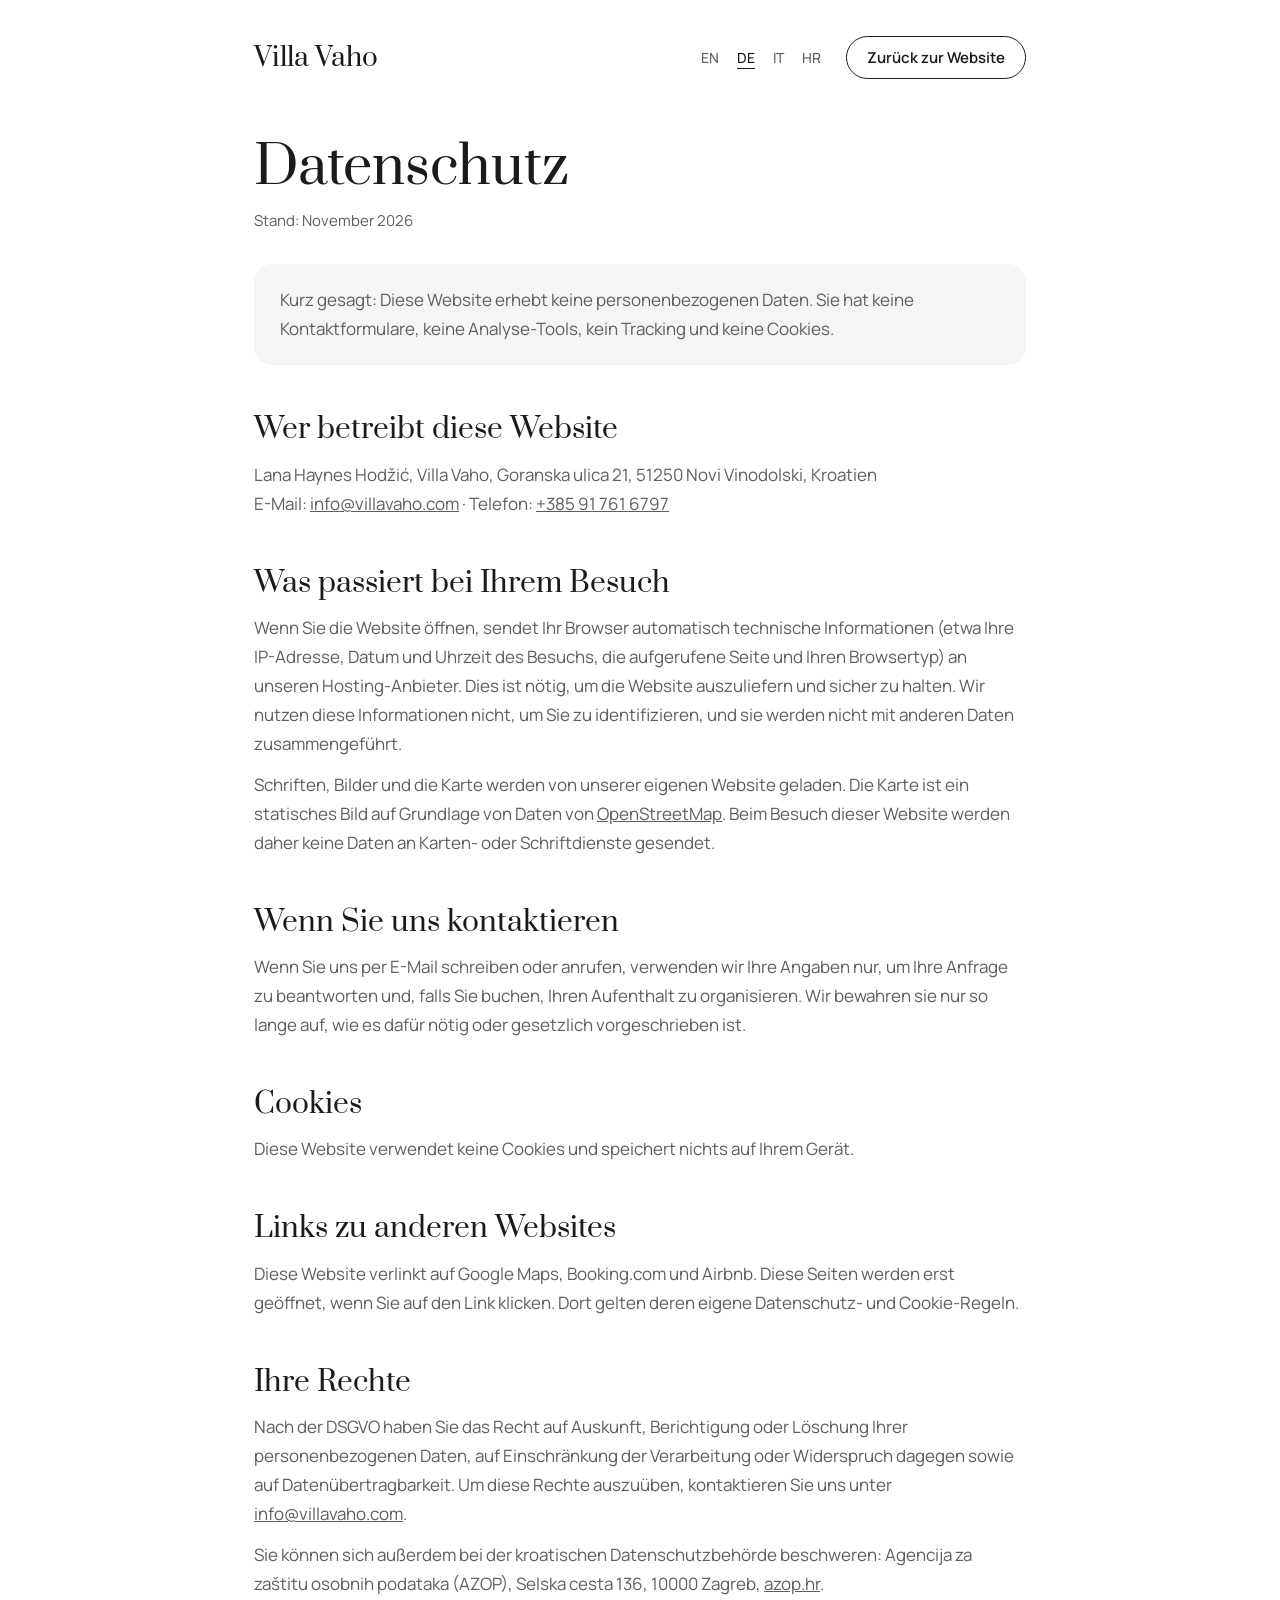
<file: privacy-de.html>
<!doctype html>
<html lang="de"><head><meta charset="utf-8"><meta name="viewport" content="width=device-width,initial-scale=1">
<title>Datenschutz · Villa Vaho</title>
<meta name="robots" content="noindex">
<link rel="icon" href="favicon.ico" sizes="any">
<link rel="icon" href="favicon.svg" type="image/svg+xml">
<link rel="apple-touch-icon" href="apple-touch-icon.png">
<link rel="stylesheet" href="fonts/fonts.css">
<style>
:root{--ink:#1B1B1B;--ink2:#5E5E5E;--soft:#F5F5F5;--acc:#1B1B1B}
*{box-sizing:border-box;margin:0;padding:0}
body{background:#fff;color:var(--ink);font:400 17px/1.7 "Manrope",sans-serif;-webkit-font-smoothing:antialiased}
a{color:inherit}
header{max-width:820px;margin:0 auto;padding:36px 24px 0;display:flex;justify-content:space-between;align-items:center}
.logo{font:400 26px "Prata";text-decoration:none}
.back{font:600 15px "Manrope";text-decoration:none;border:1.5px solid var(--ink);border-radius:99px;padding:10px 20px}
.back:hover{background:var(--ink);color:#fff}
.hr{display:flex;align-items:center;gap:18px}
.langs{display:flex;gap:4px;font:500 14px "Manrope"}
.langs a{text-decoration:none;color:var(--ink2);padding:6px 7px}
.langs a.on{color:var(--ink);text-decoration:underline;text-underline-offset:5px}
@media(max-width:560px){header{flex-wrap:wrap;gap:14px}}
main{max-width:820px;margin:0 auto;padding:60px 24px 100px}
h1{font:400 52px/1.1 "Prata";margin-bottom:12px}
h2{font:400 28px/1.2 "Prata";margin:48px 0 14px}
p,li{color:var(--ink2);margin-bottom:12px}
ul{padding-left:22px}
.upd{font-size:15px;margin-bottom:30px}
.box{background:var(--soft);border-radius:18px;padding:22px 26px;margin:18px 0}
.box p{margin:0}
@media(max-width:700px){h1{font-size:38px}h2{font-size:24px}}
</style></head><body>
<header><a class="logo" href="de.html">Villa Vaho</a><div class="hr"><span class="langs"><a href="privacy.html">EN</a><a href="privacy-de.html" class="on">DE</a><a href="privacy-it.html">IT</a><a href="privacy-hr.html">HR</a></span><a class="back" href="de.html">Zurück zur Website</a></div></header>
<main>
<h1>Datenschutz</h1>
<p class="upd">Stand: November 2026</p>

<div class="box"><p>Kurz gesagt: Diese Website erhebt keine personenbezogenen Daten. Sie hat keine Kontaktformulare, keine Analyse-Tools, kein Tracking und keine Cookies.</p></div>

<h2>Wer betreibt diese Website</h2>
<p>Lana Haynes Hodžić, Villa Vaho, Goranska ulica 21, 51250 Novi Vinodolski, Kroatien<br>E-Mail: <a href="mailto:info@villavaho.com">info@villavaho.com</a> · Telefon: <a href="tel:+385917616797">+385 91 761 6797</a></p>

<h2>Was passiert bei Ihrem Besuch</h2>
<p>Wenn Sie die Website öffnen, sendet Ihr Browser automatisch technische Informationen (etwa Ihre IP-Adresse, Datum und Uhrzeit des Besuchs, die aufgerufene Seite und Ihren Browsertyp) an unseren Hosting-Anbieter. Dies ist nötig, um die Website auszuliefern und sicher zu halten. Wir nutzen diese Informationen nicht, um Sie zu identifizieren, und sie werden nicht mit anderen Daten zusammengeführt.</p>
<p>Schriften, Bilder und die Karte werden von unserer eigenen Website geladen. Die Karte ist ein statisches Bild auf Grundlage von Daten von <a href="https://www.openstreetmap.org/copyright" target="_blank" rel="noopener">OpenStreetMap</a>. Beim Besuch dieser Website werden daher keine Daten an Karten- oder Schriftdienste gesendet.</p>

<h2>Wenn Sie uns kontaktieren</h2>
<p>Wenn Sie uns per E-Mail schreiben oder anrufen, verwenden wir Ihre Angaben nur, um Ihre Anfrage zu beantworten und, falls Sie buchen, Ihren Aufenthalt zu organisieren. Wir bewahren sie nur so lange auf, wie es dafür nötig oder gesetzlich vorgeschrieben ist.</p>

<h2>Cookies</h2>
<p>Diese Website verwendet keine Cookies und speichert nichts auf Ihrem Gerät.</p>

<h2>Links zu anderen Websites</h2>
<p>Diese Website verlinkt auf Google Maps, Booking.com und Airbnb. Diese Seiten werden erst geöffnet, wenn Sie auf den Link klicken. Dort gelten deren eigene Datenschutz- und Cookie-Regeln.</p>

<h2>Ihre Rechte</h2>
<p>Nach der DSGVO haben Sie das Recht auf Auskunft, Berichtigung oder Löschung Ihrer personenbezogenen Daten, auf Einschränkung der Verarbeitung oder Widerspruch dagegen sowie auf Datenübertragbarkeit. Um diese Rechte auszuüben, kontaktieren Sie uns unter <a href="mailto:info@villavaho.com">info@villavaho.com</a>.</p>
<p>Sie können sich außerdem bei der kroatischen Datenschutzbehörde beschweren: Agencija za zaštitu osobnih podataka (AZOP), Selska cesta 136, 10000 Zagreb, <a href="https://azop.hr" target="_blank" rel="noopener">azop.hr</a>.</p>
</main>
</body></html>
</file>
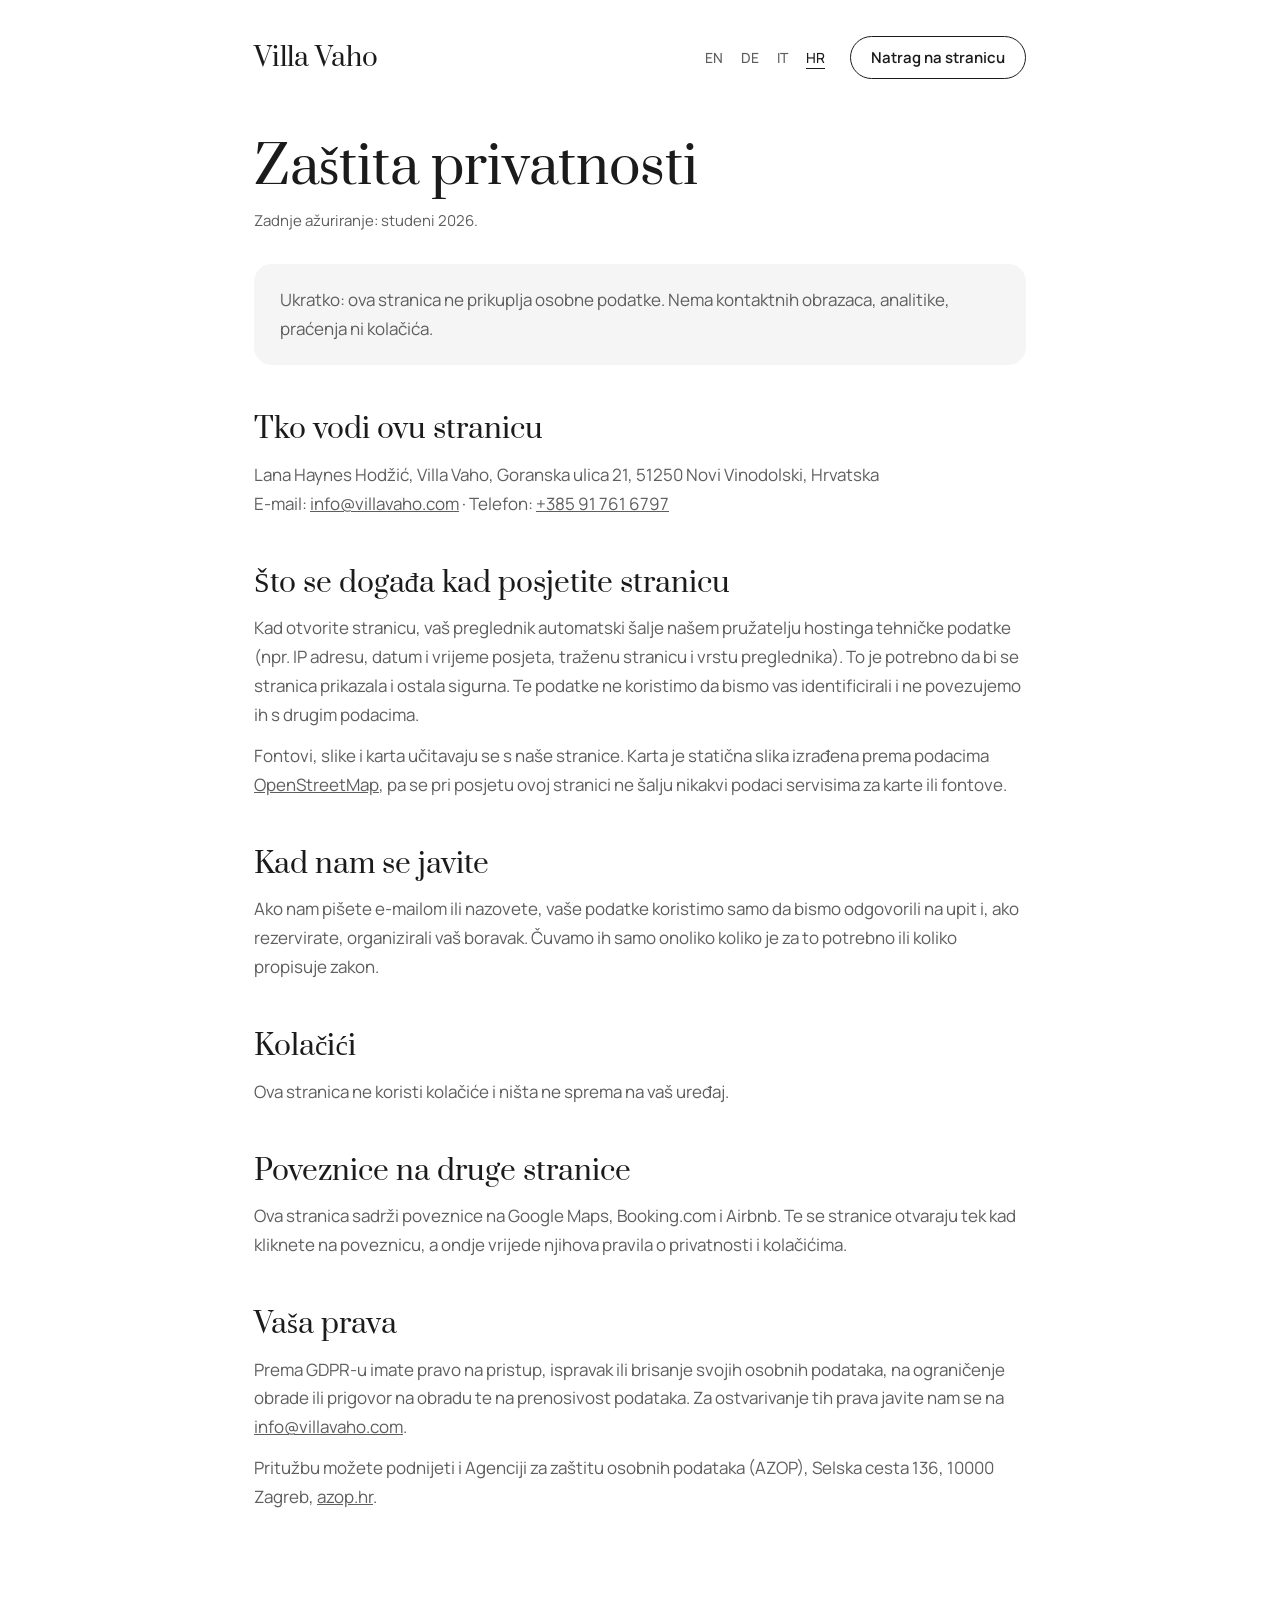
<file: privacy-hr.html>
<!doctype html>
<html lang="hr"><head><meta charset="utf-8"><meta name="viewport" content="width=device-width,initial-scale=1">
<title>Zaštita privatnosti · Villa Vaho</title>
<meta name="robots" content="noindex">
<link rel="icon" href="favicon.ico" sizes="any">
<link rel="icon" href="favicon.svg" type="image/svg+xml">
<link rel="apple-touch-icon" href="apple-touch-icon.png">
<link rel="stylesheet" href="fonts/fonts.css">
<style>
:root{--ink:#1B1B1B;--ink2:#5E5E5E;--soft:#F5F5F5;--acc:#1B1B1B}
*{box-sizing:border-box;margin:0;padding:0}
body{background:#fff;color:var(--ink);font:400 17px/1.7 "Manrope",sans-serif;-webkit-font-smoothing:antialiased}
a{color:inherit}
header{max-width:820px;margin:0 auto;padding:36px 24px 0;display:flex;justify-content:space-between;align-items:center}
.logo{font:400 26px "Prata";text-decoration:none}
.back{font:600 15px "Manrope";text-decoration:none;border:1.5px solid var(--ink);border-radius:99px;padding:10px 20px}
.back:hover{background:var(--ink);color:#fff}
.hr{display:flex;align-items:center;gap:18px}
.langs{display:flex;gap:4px;font:500 14px "Manrope"}
.langs a{text-decoration:none;color:var(--ink2);padding:6px 7px}
.langs a.on{color:var(--ink);text-decoration:underline;text-underline-offset:5px}
@media(max-width:560px){header{flex-wrap:wrap;gap:14px}}
main{max-width:820px;margin:0 auto;padding:60px 24px 100px}
h1{font:400 52px/1.1 "Prata";margin-bottom:12px}
h2{font:400 28px/1.2 "Prata";margin:48px 0 14px}
p,li{color:var(--ink2);margin-bottom:12px}
ul{padding-left:22px}
.upd{font-size:15px;margin-bottom:30px}
.box{background:var(--soft);border-radius:18px;padding:22px 26px;margin:18px 0}
.box p{margin:0}
@media(max-width:700px){h1{font-size:38px}h2{font-size:24px}}
</style></head><body>
<header><a class="logo" href="hr.html">Villa Vaho</a><div class="hr"><span class="langs"><a href="privacy.html">EN</a><a href="privacy-de.html">DE</a><a href="privacy-it.html">IT</a><a href="privacy-hr.html" class="on">HR</a></span><a class="back" href="hr.html">Natrag na stranicu</a></div></header>
<main>
<h1>Zaštita privatnosti</h1>
<p class="upd">Zadnje ažuriranje: studeni 2026.</p>

<div class="box"><p>Ukratko: ova stranica ne prikuplja osobne podatke. Nema kontaktnih obrazaca, analitike, praćenja ni kolačića.</p></div>

<h2>Tko vodi ovu stranicu</h2>
<p>Lana Haynes Hodžić, Villa Vaho, Goranska ulica 21, 51250 Novi Vinodolski, Hrvatska<br>E-mail: <a href="mailto:info@villavaho.com">info@villavaho.com</a> · Telefon: <a href="tel:+385917616797">+385 91 761 6797</a></p>

<h2>Što se događa kad posjetite stranicu</h2>
<p>Kad otvorite stranicu, vaš preglednik automatski šalje našem pružatelju hostinga tehničke podatke (npr. IP adresu, datum i vrijeme posjeta, traženu stranicu i vrstu preglednika). To je potrebno da bi se stranica prikazala i ostala sigurna. Te podatke ne koristimo da bismo vas identificirali i ne povezujemo ih s drugim podacima.</p>
<p>Fontovi, slike i karta učitavaju se s naše stranice. Karta je statična slika izrađena prema podacima <a href="https://www.openstreetmap.org/copyright" target="_blank" rel="noopener">OpenStreetMap</a>, pa se pri posjetu ovoj stranici ne šalju nikakvi podaci servisima za karte ili fontove.</p>

<h2>Kad nam se javite</h2>
<p>Ako nam pišete e-mailom ili nazovete, vaše podatke koristimo samo da bismo odgovorili na upit i, ako rezervirate, organizirali vaš boravak. Čuvamo ih samo onoliko koliko je za to potrebno ili koliko propisuje zakon.</p>

<h2>Kolačići</h2>
<p>Ova stranica ne koristi kolačiće i ništa ne sprema na vaš uređaj.</p>

<h2>Poveznice na druge stranice</h2>
<p>Ova stranica sadrži poveznice na Google Maps, Booking.com i Airbnb. Te se stranice otvaraju tek kad kliknete na poveznicu, a ondje vrijede njihova pravila o privatnosti i kolačićima.</p>

<h2>Vaša prava</h2>
<p>Prema GDPR-u imate pravo na pristup, ispravak ili brisanje svojih osobnih podataka, na ograničenje obrade ili prigovor na obradu te na prenosivost podataka. Za ostvarivanje tih prava javite nam se na <a href="mailto:info@villavaho.com">info@villavaho.com</a>.</p>
<p>Pritužbu možete podnijeti i Agenciji za zaštitu osobnih podataka (AZOP), Selska cesta 136, 10000 Zagreb, <a href="https://azop.hr" target="_blank" rel="noopener">azop.hr</a>.</p>
</main>
</body></html>
</file>
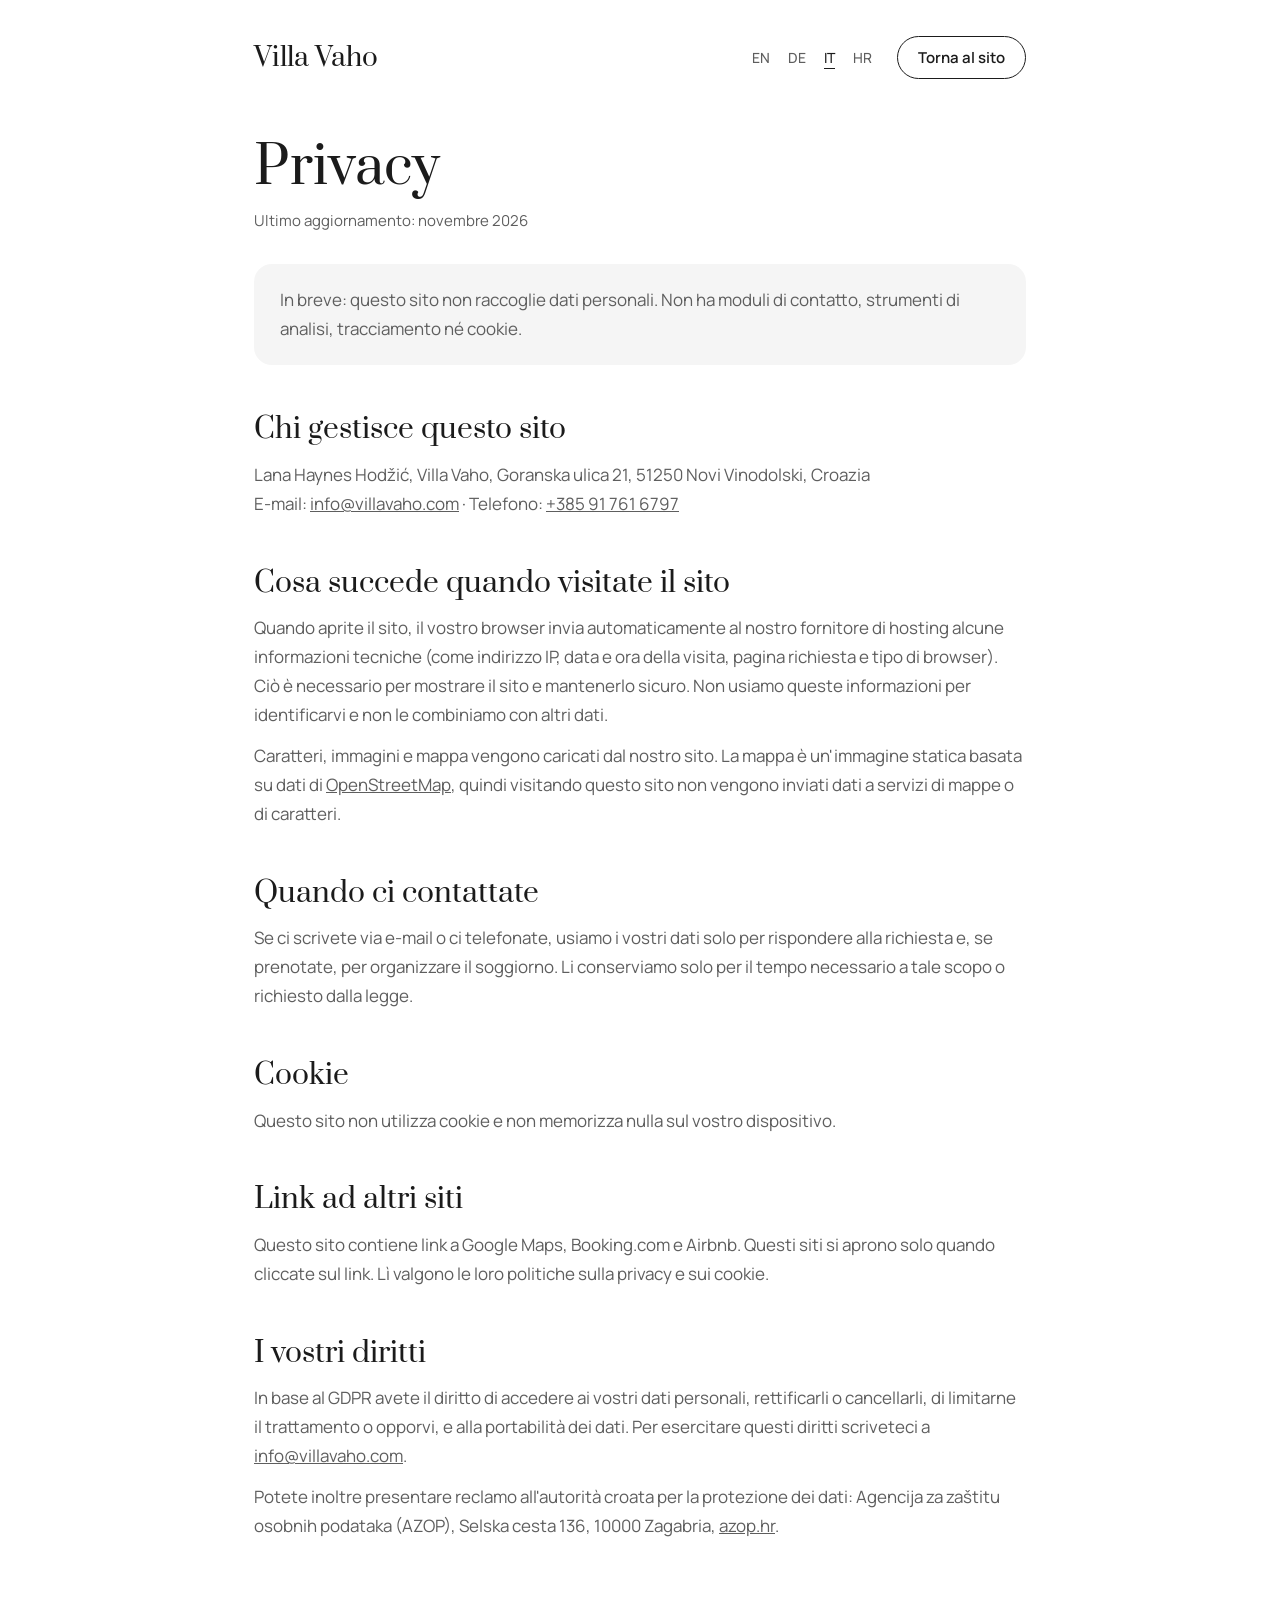
<file: privacy-it.html>
<!doctype html>
<html lang="it"><head><meta charset="utf-8"><meta name="viewport" content="width=device-width,initial-scale=1">
<title>Privacy · Villa Vaho</title>
<meta name="robots" content="noindex">
<link rel="icon" href="favicon.ico" sizes="any">
<link rel="icon" href="favicon.svg" type="image/svg+xml">
<link rel="apple-touch-icon" href="apple-touch-icon.png">
<link rel="stylesheet" href="fonts/fonts.css">
<style>
:root{--ink:#1B1B1B;--ink2:#5E5E5E;--soft:#F5F5F5;--acc:#1B1B1B}
*{box-sizing:border-box;margin:0;padding:0}
body{background:#fff;color:var(--ink);font:400 17px/1.7 "Manrope",sans-serif;-webkit-font-smoothing:antialiased}
a{color:inherit}
header{max-width:820px;margin:0 auto;padding:36px 24px 0;display:flex;justify-content:space-between;align-items:center}
.logo{font:400 26px "Prata";text-decoration:none}
.back{font:600 15px "Manrope";text-decoration:none;border:1.5px solid var(--ink);border-radius:99px;padding:10px 20px}
.back:hover{background:var(--ink);color:#fff}
.hr{display:flex;align-items:center;gap:18px}
.langs{display:flex;gap:4px;font:500 14px "Manrope"}
.langs a{text-decoration:none;color:var(--ink2);padding:6px 7px}
.langs a.on{color:var(--ink);text-decoration:underline;text-underline-offset:5px}
@media(max-width:560px){header{flex-wrap:wrap;gap:14px}}
main{max-width:820px;margin:0 auto;padding:60px 24px 100px}
h1{font:400 52px/1.1 "Prata";margin-bottom:12px}
h2{font:400 28px/1.2 "Prata";margin:48px 0 14px}
p,li{color:var(--ink2);margin-bottom:12px}
ul{padding-left:22px}
.upd{font-size:15px;margin-bottom:30px}
.box{background:var(--soft);border-radius:18px;padding:22px 26px;margin:18px 0}
.box p{margin:0}
@media(max-width:700px){h1{font-size:38px}h2{font-size:24px}}
</style></head><body>
<header><a class="logo" href="it.html">Villa Vaho</a><div class="hr"><span class="langs"><a href="privacy.html">EN</a><a href="privacy-de.html">DE</a><a href="privacy-it.html" class="on">IT</a><a href="privacy-hr.html">HR</a></span><a class="back" href="it.html">Torna al sito</a></div></header>
<main>
<h1>Privacy</h1>
<p class="upd">Ultimo aggiornamento: novembre 2026</p>

<div class="box"><p>In breve: questo sito non raccoglie dati personali. Non ha moduli di contatto, strumenti di analisi, tracciamento né cookie.</p></div>

<h2>Chi gestisce questo sito</h2>
<p>Lana Haynes Hodžić, Villa Vaho, Goranska ulica 21, 51250 Novi Vinodolski, Croazia<br>E-mail: <a href="mailto:info@villavaho.com">info@villavaho.com</a> · Telefono: <a href="tel:+385917616797">+385 91 761 6797</a></p>

<h2>Cosa succede quando visitate il sito</h2>
<p>Quando aprite il sito, il vostro browser invia automaticamente al nostro fornitore di hosting alcune informazioni tecniche (come indirizzo IP, data e ora della visita, pagina richiesta e tipo di browser). Ciò è necessario per mostrare il sito e mantenerlo sicuro. Non usiamo queste informazioni per identificarvi e non le combiniamo con altri dati.</p>
<p>Caratteri, immagini e mappa vengono caricati dal nostro sito. La mappa è un'immagine statica basata su dati di <a href="https://www.openstreetmap.org/copyright" target="_blank" rel="noopener">OpenStreetMap</a>, quindi visitando questo sito non vengono inviati dati a servizi di mappe o di caratteri.</p>

<h2>Quando ci contattate</h2>
<p>Se ci scrivete via e-mail o ci telefonate, usiamo i vostri dati solo per rispondere alla richiesta e, se prenotate, per organizzare il soggiorno. Li conserviamo solo per il tempo necessario a tale scopo o richiesto dalla legge.</p>

<h2>Cookie</h2>
<p>Questo sito non utilizza cookie e non memorizza nulla sul vostro dispositivo.</p>

<h2>Link ad altri siti</h2>
<p>Questo sito contiene link a Google Maps, Booking.com e Airbnb. Questi siti si aprono solo quando cliccate sul link. Lì valgono le loro politiche sulla privacy e sui cookie.</p>

<h2>I vostri diritti</h2>
<p>In base al GDPR avete il diritto di accedere ai vostri dati personali, rettificarli o cancellarli, di limitarne il trattamento o opporvi, e alla portabilità dei dati. Per esercitare questi diritti scriveteci a <a href="mailto:info@villavaho.com">info@villavaho.com</a>.</p>
<p>Potete inoltre presentare reclamo all'autorità croata per la protezione dei dati: Agencija za zaštitu osobnih podataka (AZOP), Selska cesta 136, 10000 Zagabria, <a href="https://azop.hr" target="_blank" rel="noopener">azop.hr</a>.</p>
</main>
</body></html>
</file>
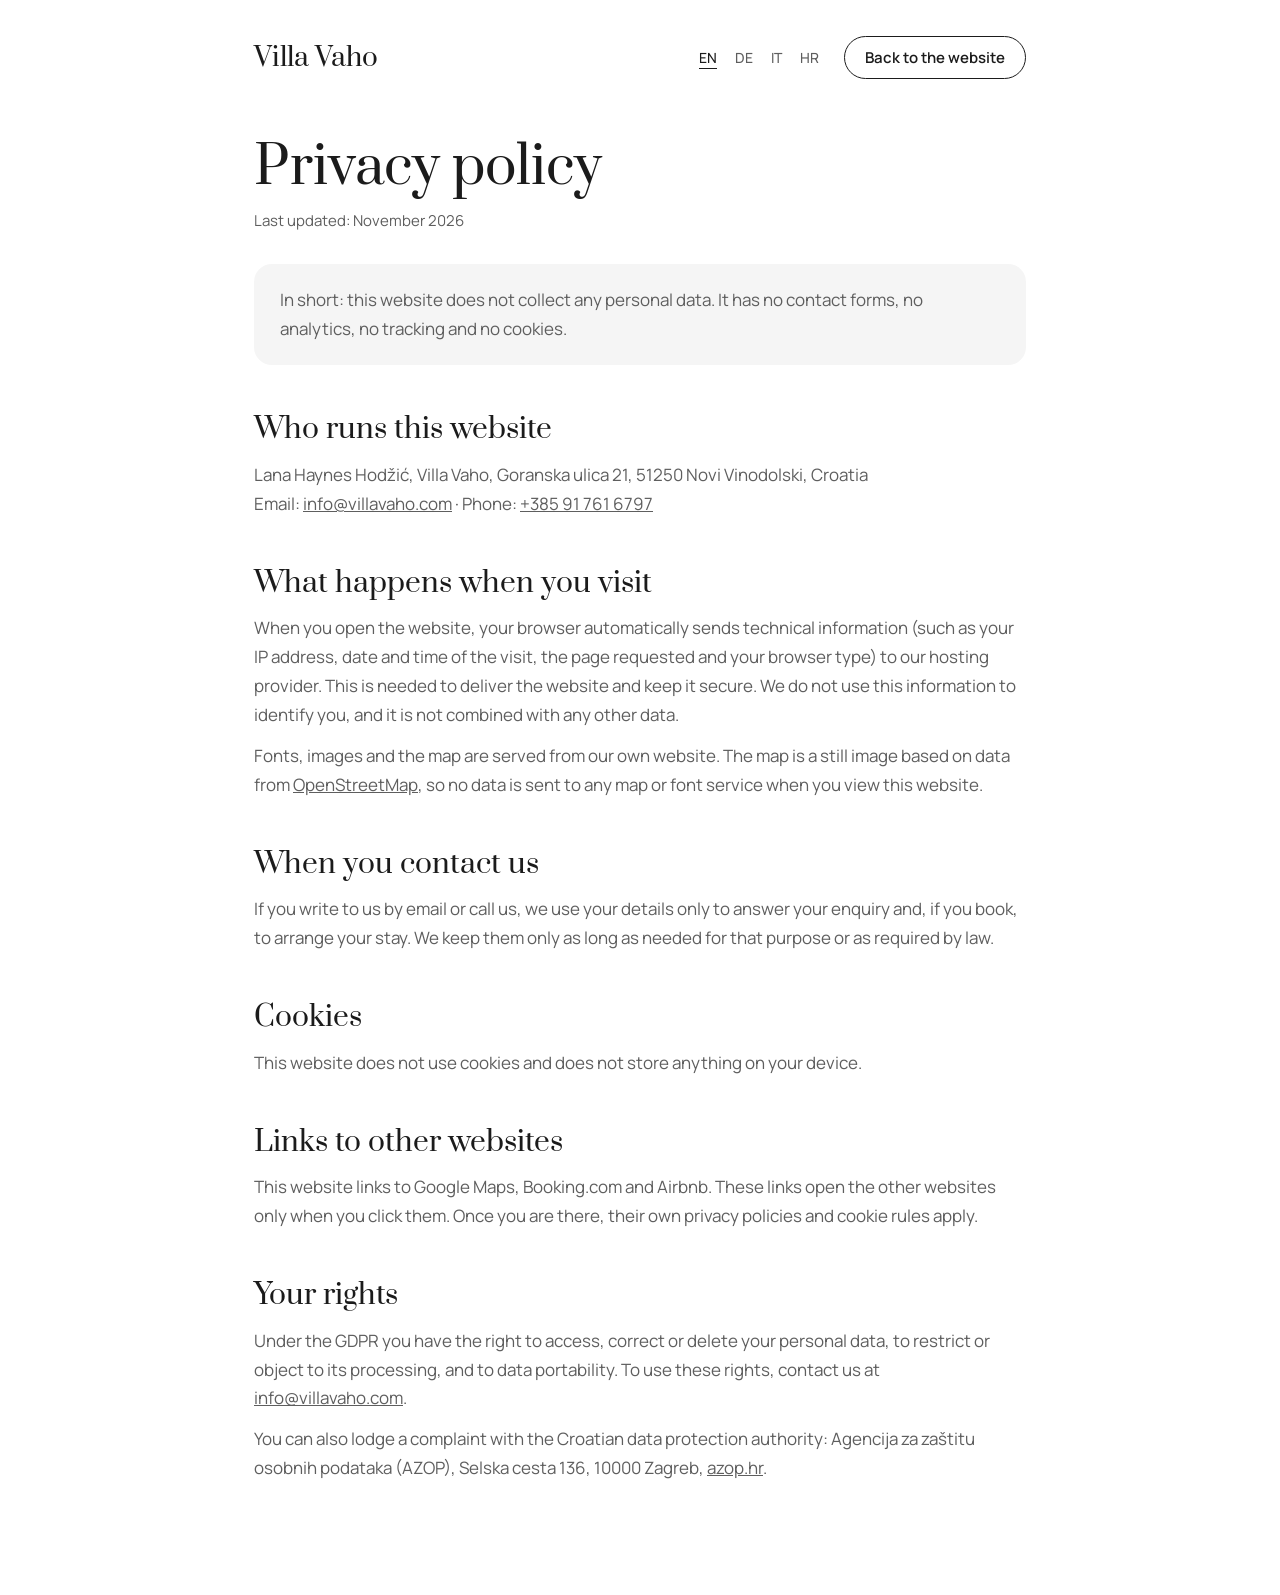
<file: privacy.html>
<!doctype html>
<html lang="en"><head><meta charset="utf-8"><meta name="viewport" content="width=device-width,initial-scale=1">
<title>Privacy policy · Villa Vaho</title>
<meta name="robots" content="noindex">
<link rel="icon" href="favicon.ico" sizes="any">
<link rel="icon" href="favicon.svg" type="image/svg+xml">
<link rel="apple-touch-icon" href="apple-touch-icon.png">
<link rel="stylesheet" href="fonts/fonts.css">
<style>
:root{--ink:#1B1B1B;--ink2:#5E5E5E;--soft:#F5F5F5;--acc:#1B1B1B}
*{box-sizing:border-box;margin:0;padding:0}
body{background:#fff;color:var(--ink);font:400 17px/1.7 "Manrope",sans-serif;-webkit-font-smoothing:antialiased}
a{color:inherit}
header{max-width:820px;margin:0 auto;padding:36px 24px 0;display:flex;justify-content:space-between;align-items:center}
.logo{font:400 26px "Prata";text-decoration:none}
.back{font:600 15px "Manrope";text-decoration:none;border:1.5px solid var(--ink);border-radius:99px;padding:10px 20px}
.back:hover{background:var(--ink);color:#fff}
.hr{display:flex;align-items:center;gap:18px}
.langs{display:flex;gap:4px;font:500 14px "Manrope"}
.langs a{text-decoration:none;color:var(--ink2);padding:6px 7px}
.langs a.on{color:var(--ink);text-decoration:underline;text-underline-offset:5px}
@media(max-width:560px){header{flex-wrap:wrap;gap:14px}}
main{max-width:820px;margin:0 auto;padding:60px 24px 100px}
h1{font:400 52px/1.1 "Prata";margin-bottom:12px}
h2{font:400 28px/1.2 "Prata";margin:48px 0 14px}
p,li{color:var(--ink2);margin-bottom:12px}
ul{padding-left:22px}
.upd{font-size:15px;margin-bottom:30px}
.box{background:var(--soft);border-radius:18px;padding:22px 26px;margin:18px 0}
.box p{margin:0}
@media(max-width:700px){h1{font-size:38px}h2{font-size:24px}}
</style></head><body>
<header><a class="logo" href="index.html">Villa Vaho</a><div class="hr"><span class="langs"><a href="privacy.html" class="on">EN</a><a href="privacy-de.html">DE</a><a href="privacy-it.html">IT</a><a href="privacy-hr.html">HR</a></span><a class="back" href="index.html">Back to the website</a></div></header>
<main>
<h1>Privacy policy</h1>
<p class="upd">Last updated: November 2026</p>

<div class="box"><p>In short: this website does not collect any personal data. It has no contact forms, no analytics, no tracking and no cookies.</p></div>

<h2>Who runs this website</h2>
<p>Lana Haynes Hodžić, Villa Vaho, Goranska ulica 21, 51250 Novi Vinodolski, Croatia<br>Email: <a href="mailto:info@villavaho.com">info@villavaho.com</a> · Phone: <a href="tel:+385917616797">+385 91 761 6797</a></p>

<h2>What happens when you visit</h2>
<p>When you open the website, your browser automatically sends technical information (such as your IP address, date and time of the visit, the page requested and your browser type) to our hosting provider. This is needed to deliver the website and keep it secure. We do not use this information to identify you, and it is not combined with any other data.</p>
<p>Fonts, images and the map are served from our own website. The map is a still image based on data from <a href="https://www.openstreetmap.org/copyright" target="_blank" rel="noopener">OpenStreetMap</a>, so no data is sent to any map or font service when you view this website.</p>

<h2>When you contact us</h2>
<p>If you write to us by email or call us, we use your details only to answer your enquiry and, if you book, to arrange your stay. We keep them only as long as needed for that purpose or as required by law.</p>

<h2>Cookies</h2>
<p>This website does not use cookies and does not store anything on your device.</p>

<h2>Links to other websites</h2>
<p>This website links to Google Maps, Booking.com and Airbnb. These links open the other websites only when you click them. Once you are there, their own privacy policies and cookie rules apply.</p>

<h2>Your rights</h2>
<p>Under the GDPR you have the right to access, correct or delete your personal data, to restrict or object to its processing, and to data portability. To use these rights, contact us at <a href="mailto:info@villavaho.com">info@villavaho.com</a>.</p>
<p>You can also lodge a complaint with the Croatian data protection authority: Agencija za zaštitu osobnih podataka (AZOP), Selska cesta 136, 10000 Zagreb, <a href="https://azop.hr" target="_blank" rel="noopener">azop.hr</a>.</p>
</main>
</body></html>
</file>
<file: fonts/fonts.css>
@font-face{font-family:'Manrope';font-style:normal;font-weight:400 600;font-display:swap;src:url(manrope-latin-ext.woff2) format('woff2');unicode-range:U+0100-02BA, U+02BD-02C5, U+02C7-02CC, U+02CE-02D7, U+02DD-02FF, U+0304, U+0308, U+0329, U+1D00-1DBF, U+1E00-1E9F, U+1EF2-1EFF, U+2020, U+20A0-20AB, U+20AD-20C4, U+2113, U+2C60-2C7F, U+A720-A7FF}
@font-face{font-family:'Manrope';font-style:normal;font-weight:400 600;font-display:swap;src:url(manrope-latin.woff2) format('woff2');unicode-range:U+0000-00FF, U+0131, U+0152-0153, U+02BB-02BC, U+02C6, U+02DA, U+02DC, U+0304, U+0308, U+0329, U+2000-206F, U+20AC, U+2122, U+2191, U+2193, U+2212, U+2215, U+FEFF, U+FFFD}
@font-face{font-family:'Prata';font-style:normal;font-weight:400;font-display:swap;src:url(prata-latin.woff2) format('woff2');unicode-range:U+0000-00FF, U+0131, U+0152-0153, U+02BB-02BC, U+02C6, U+02DA, U+02DC, U+0304, U+0308, U+0329, U+2000-206F, U+20AC, U+2122, U+2191, U+2193, U+2212, U+2215, U+FEFF, U+FFFD}
</file>
